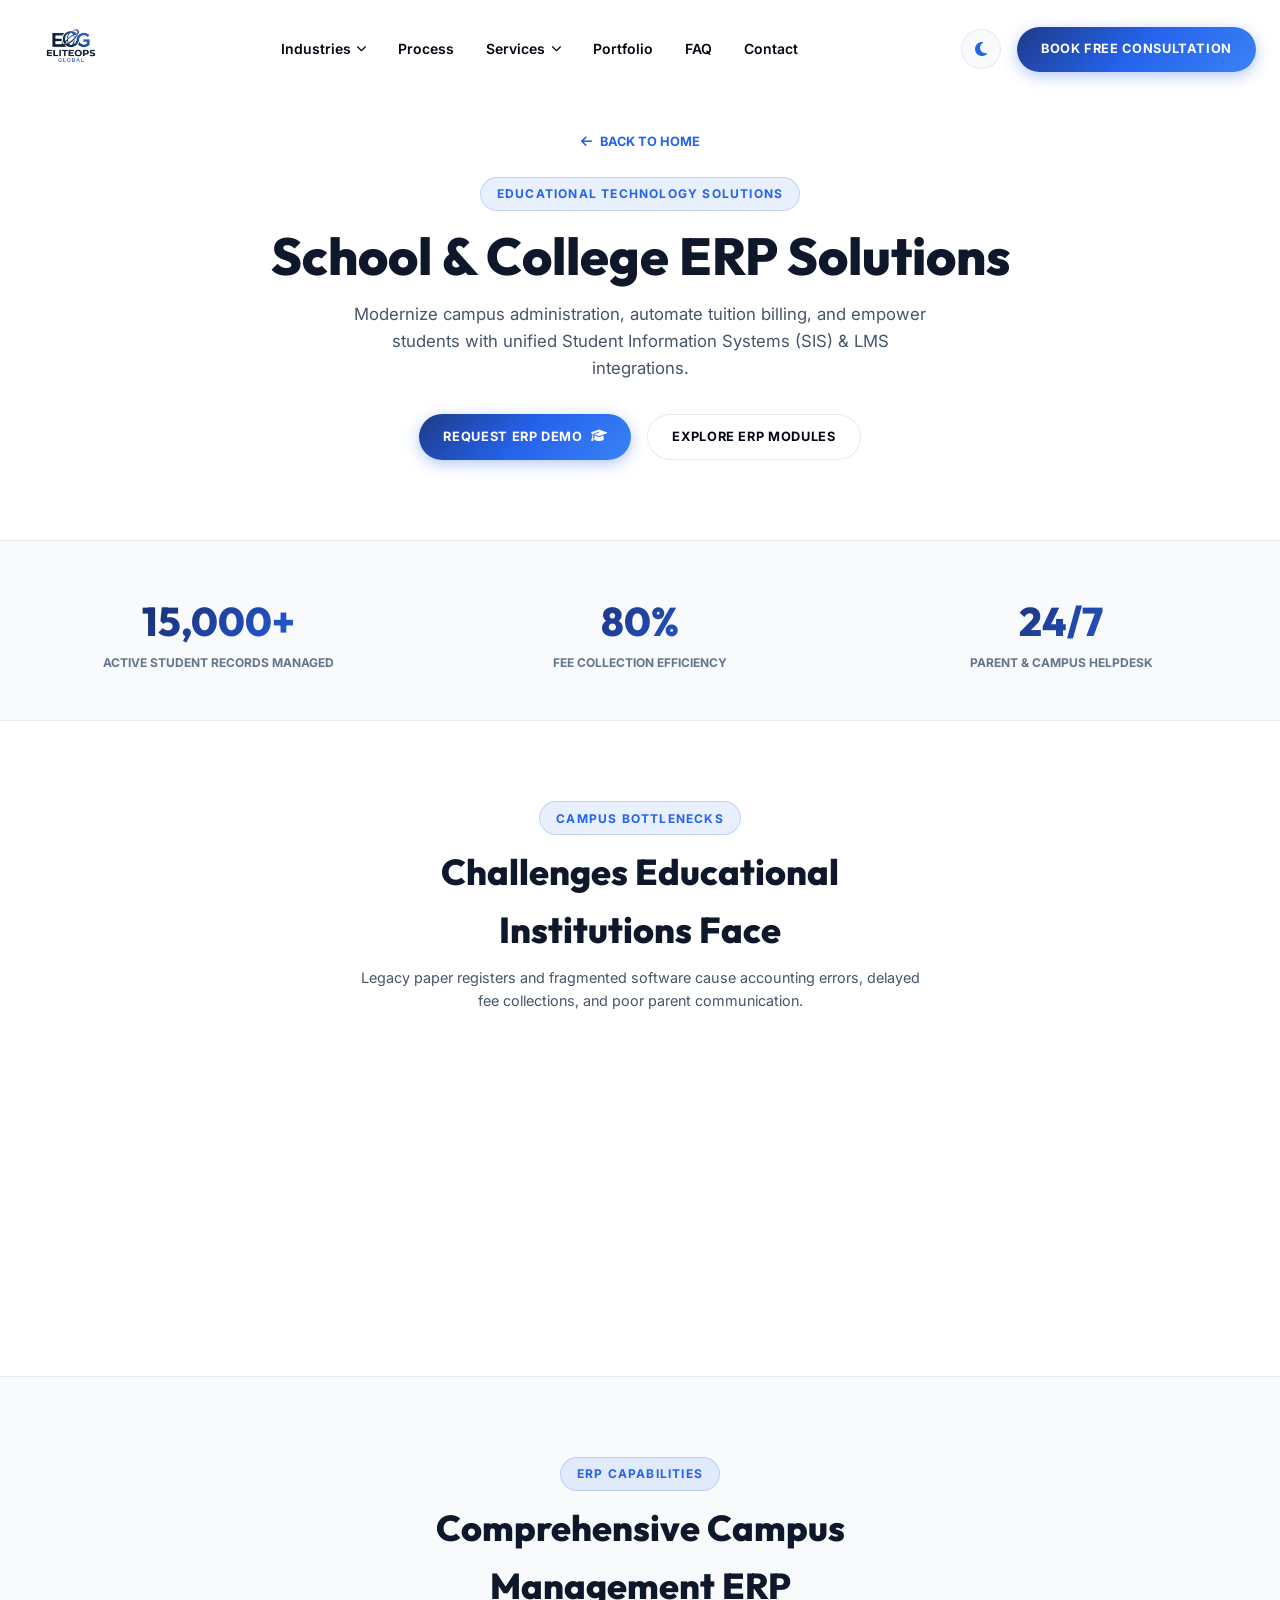
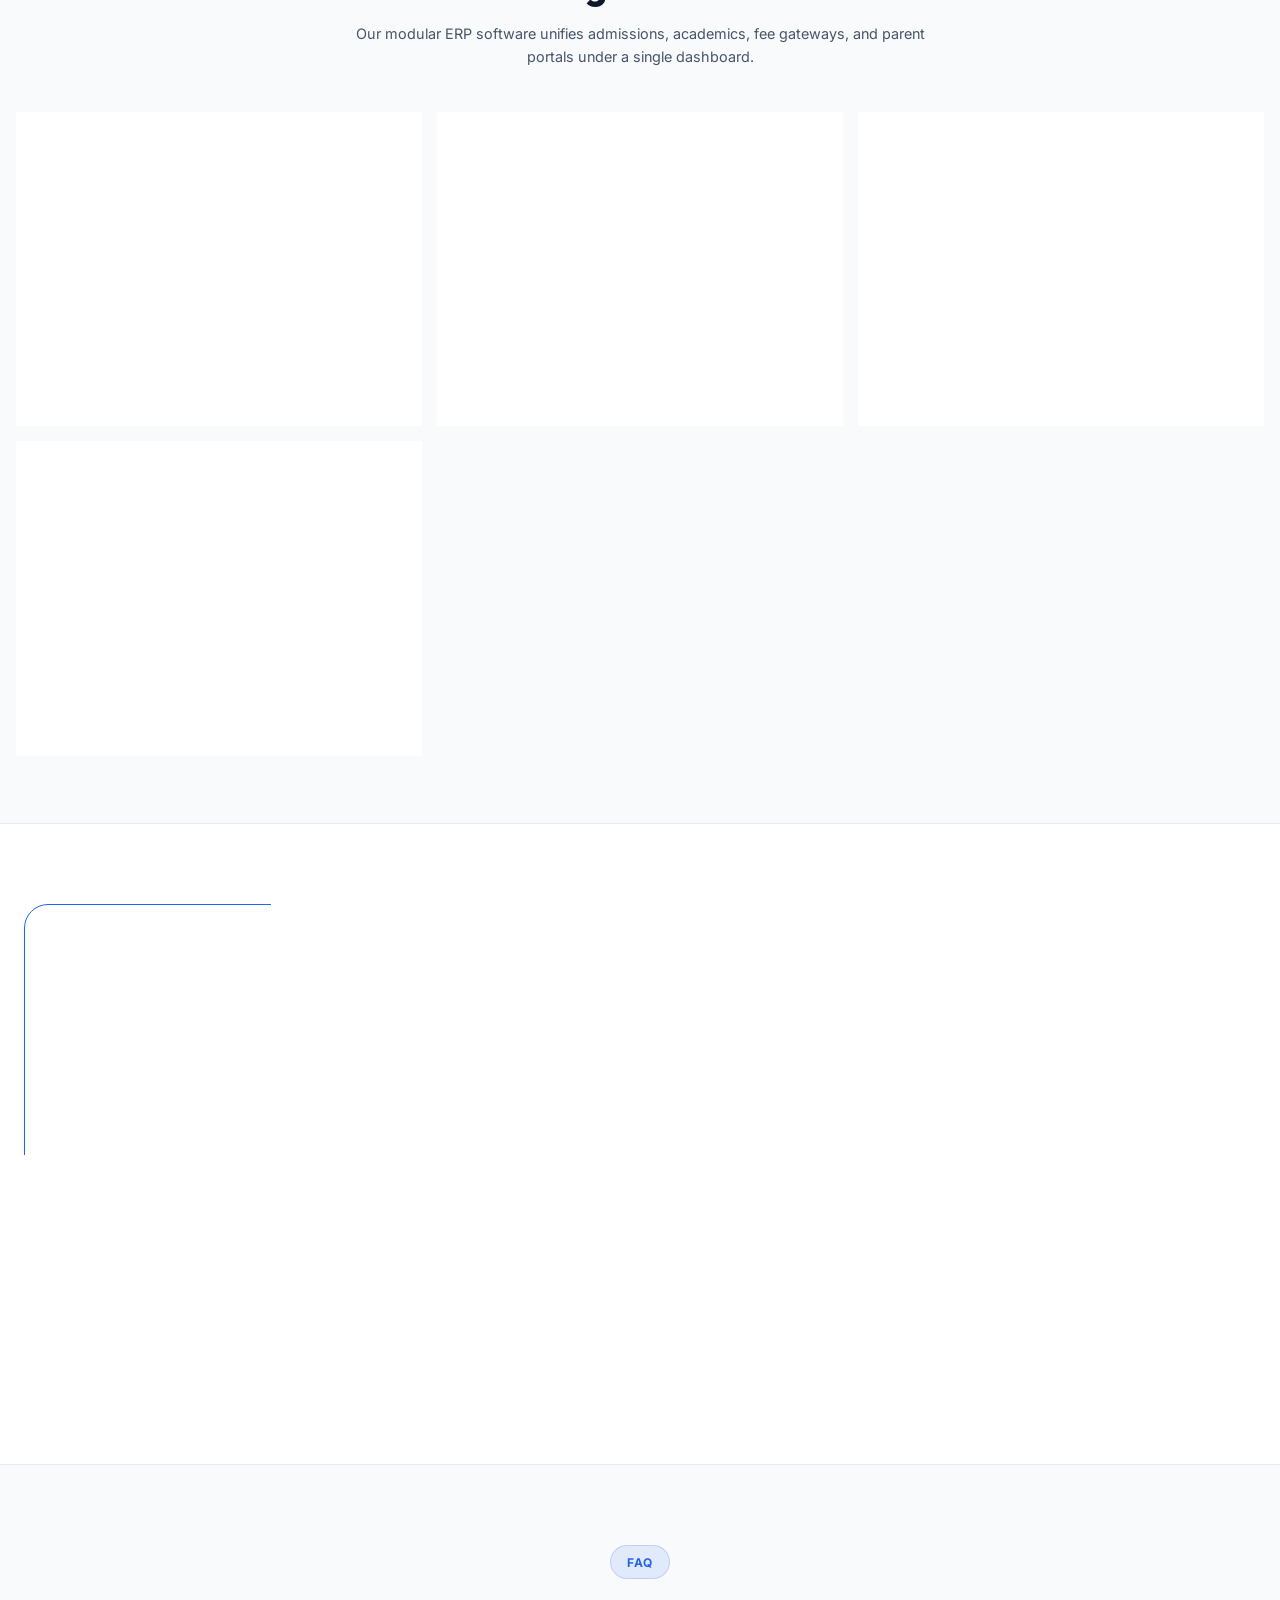
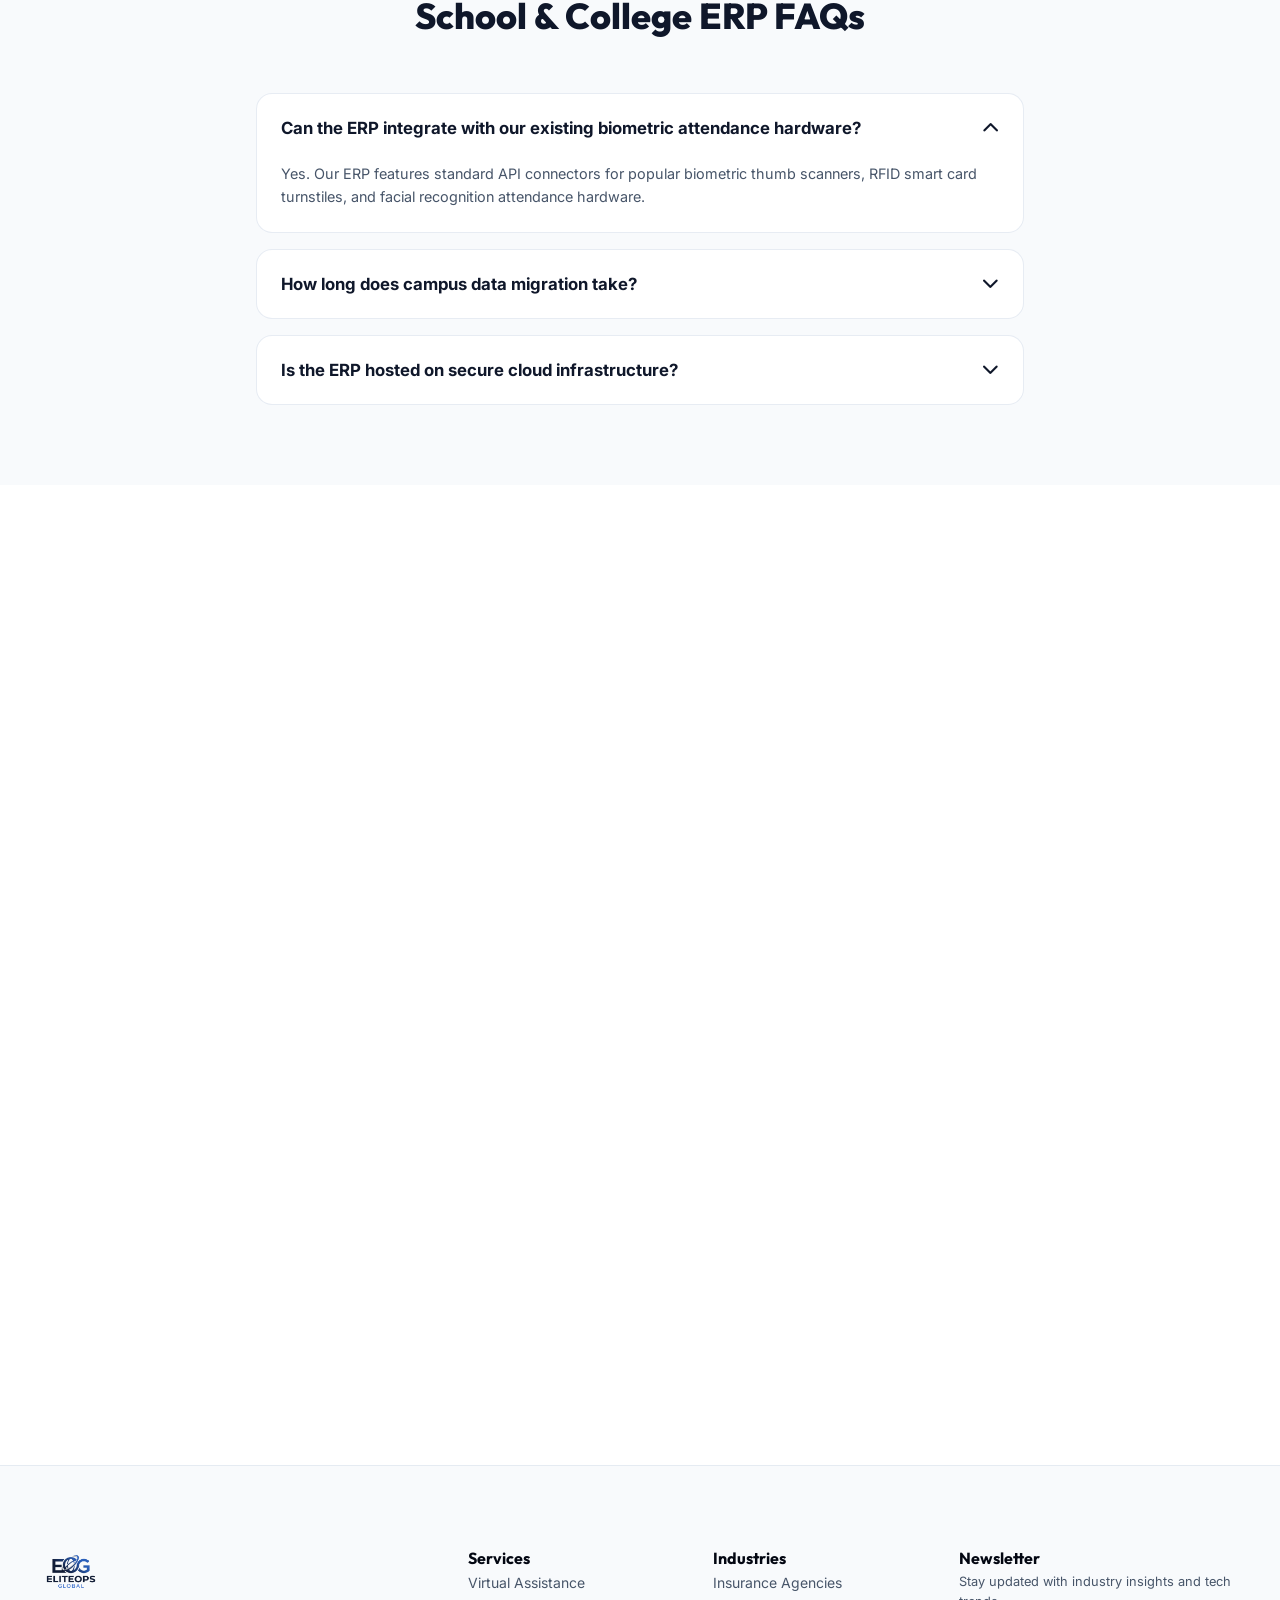
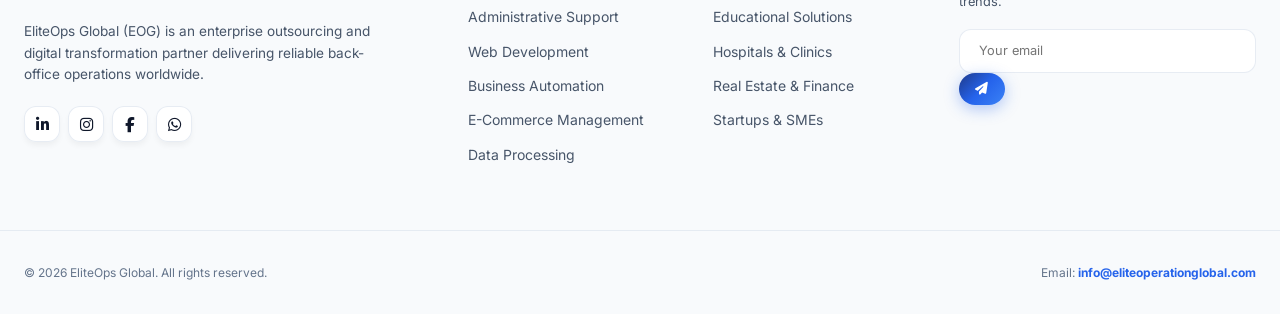
<file: industries/education.html>
<!DOCTYPE html>
<html lang="en">
<head>
  <meta charset="UTF-8">
  <meta name="viewport" content="width=device-width, initial-scale=1.0">
  <title>School & College ERP Solutions | EliteOps Global</title>
  <meta name="description" content="Next-Generation ERP, Student Information System & LMS Integration for academies, colleges, and universities.">
  <link rel="icon" href="../logo.png">

  <!-- Open Graph Metadata -->
  <meta property="og:type" content="website">
  <meta property="og:title" content="School & College ERP Solutions | EliteOps Global">
  <meta property="og:description" content="Comprehensive Student Portals, Fee Management Grids, LMS Modules, and Academic Result Dashboards.">
  <meta property="og:image" content="https://eliteog.vercel.app/logo.png">
  <meta property="og:url" content="https://eliteog.vercel.app/industries/education.html">

  <link rel="preconnect" href="https://fonts.googleapis.com">
  <link rel="preconnect" href="https://fonts.gstatic.com" crossorigin>
  <link href="https://fonts.googleapis.com/css2?family=Inter:wght@300;400;500;600;700;800&family=Outfit:wght@400;500;600;700;800;900&display=swap" rel="stylesheet">
  <link rel="stylesheet" href="https://cdnjs.cloudflare.com/ajax/libs/font-awesome/6.4.0/css/all.min.css">
  <link rel="stylesheet" href="../styles.css">
</head>
<body>

  <!-- TRAILING CUSTOM CURSOR -->
  <div class="custom-cursor"></div>
  <div class="custom-cursor-dot"></div>

  <!-- HEADER NAVBAR -->
  <header class="header scrolled">
    <div class="container nav-container">
      <a href="../index.html" class="logo-link">
        <img src="../logo.png" alt="EliteOps Global Logo">
      </a>

      <nav>
        <ul class="nav-links">
          <li class="nav-item">
            <a href="../index.html#industries" class="nav-link">Industries <i class="fa-solid fa-chevron-down" style="font-size: 0.65rem;"></i></a>
            <ul class="dropdown-menu">
              <li><a href="insurance.html" class="dropdown-link">Insurance Agencies</a></li>
              <li><a href="education.html" class="dropdown-link">Educational Institutions</a></li>
              <li><a href="healthcare.html" class="dropdown-link">Healthcare & Clinics</a></li>
              <li><a href="real-estate.html" class="dropdown-link">Real Estate & Finance</a></li>
              <li><a href="startups.html" class="dropdown-link">Startups & SMEs</a></li>
            </ul>
          </li>
          <li class="nav-item"><a href="../index.html#process" class="nav-link">Process</a></li>
          <li class="nav-item">
            <a href="../index.html#services" class="nav-link">Services <i class="fa-solid fa-chevron-down" style="font-size: 0.65rem;"></i></a>
            <ul class="dropdown-menu">
              <li><a href="../services/virtual-assistance.html" class="dropdown-link">Virtual Assistance</a></li>
              <li><a href="../services/administrative-support.html" class="dropdown-link">Administrative Support</a></li>
              <li><a href="../services/web-development.html" class="dropdown-link">Web Development</a></li>
              <li><a href="../services/business-automation.html" class="dropdown-link">Business Automation</a></li>
              <li><a href="../services/e-commerce-management.html" class="dropdown-link">E-Commerce Management</a></li>
              <li><a href="../services/data-processing.html" class="dropdown-link">Data Processing</a></li>
            </ul>
          </li>
          <li class="nav-item"><a href="../index.html#portfolio" class="nav-link">Portfolio</a></li>
          <li class="nav-item"><a href="../index.html#faq" class="nav-link">FAQ</a></li>
          <li class="nav-item"><a href="#contact" class="nav-link">Contact</a></li>
        </ul>
      </nav>

      <div class="nav-actions">
        <button class="btn-theme-toggle theme-toggle" aria-label="Toggle theme">
          <i class="fa-solid fa-moon"></i>
        </button>
        <a href="#contact" class="btn btn-primary btn-shine">Book Free Consultation</a>
        <button class="mobile-toggle" aria-label="Open Mobile Menu">
          <i class="fa-solid fa-bars"></i>
        </button>
      </div>
    </div>

    <!-- Mobile Drawer Menu -->
    <div class="mobile-drawer">
      <a href="../index.html#about" class="nav-link">About</a>
      <a href="../index.html#services" class="nav-link">Services</a>
      <a href="../index.html#industries" class="nav-link">Industries</a>
      <a href="../index.html#process" class="nav-link">Process</a>
      <a href="../index.html#portfolio" class="nav-link">Portfolio</a>
      <a href="../index.html#faq" class="nav-link">FAQ</a>
      <a href="../index.html#careers" class="nav-link">Careers</a>
      <a href="#contact" class="btn btn-primary btn-shine" style="width: 100%; text-align: center;">Book Free Consultation</a>
    </div>
  </header>

  <!-- HERO SECTION -->
  <section class="hero" style="min-height: 60vh; text-align: center; padding-top: 8rem;">
    <div class="container" style="max-width: 54rem;">
      <a href="../index.html" style="font-size: 0.8rem; font-weight: 700; color: var(--royal-500); text-transform: uppercase; display: inline-flex; align-items: center; gap: 0.5rem; margin-bottom: 1.5rem;">
        <i class="fa-solid fa-arrow-left"></i> Back to Home
      </a>
      <span class="badge" style="display: block; width: fit-content; margin: 0 auto 1rem;">Educational Technology Solutions</span>
      <h1 class="hero-title">School & College ERP Solutions</h1>
      <p class="hero-desc" style="margin: 0 auto 2rem;">
        Modernize campus administration, automate tuition billing, and empower students with unified Student Information Systems (SIS) & LMS integrations.
      </p>
      <div style="display: flex; gap: 1rem; justify-content: center; flex-wrap: wrap;">
        <a href="#contact" class="btn btn-primary btn-shine">Request ERP Demo <i class="fa-solid fa-graduation-cap"></i></a>
        <a href="#solutions" class="btn btn-secondary btn-shine">Explore ERP Modules</a>
      </div>
    </div>
  </section>

  <!-- METRICS BAR -->
  <section class="bg-alt border-t border-b" style="padding: 3rem 0; text-align: center;">
    <div class="container" style="display: grid; grid-template-columns: repeat(auto-fit, minmax(200px, 1fr)); gap: 2rem;">
      <div>
        <h3 class="text-gradient" style="font-size: 2.5rem; font-weight: 800;">15,000+</h3>
        <p style="font-size: 0.75rem; font-weight: 700; text-transform: uppercase; color: var(--text-muted);">Active Student Records Managed</p>
      </div>
      <div>
        <h3 class="text-gradient" style="font-size: 2.5rem; font-weight: 800;">80%</h3>
        <p style="font-size: 0.75rem; font-weight: 700; text-transform: uppercase; color: var(--text-muted);">Fee Collection Efficiency</p>
      </div>
      <div>
        <h3 class="text-gradient" style="font-size: 2.5rem; font-weight: 800;">24/7</h3>
        <p style="font-size: 0.75rem; font-weight: 700; text-transform: uppercase; color: var(--text-muted);">Parent & Campus Helpdesk</p>
      </div>
    </div>
  </section>

  <!-- PAIN POINTS / CHALLENGES WE SOLVE -->
  <section style="padding: 5rem 0;">
    <div class="container">
      <div style="text-align: center; max-width: 36rem; margin: 0 auto 3rem;">
        <span class="badge">Campus Bottlenecks</span>
        <h2 style="font-size: 2.25rem; font-weight: 800; color: var(--text-heading); margin-top: 0.5rem;">
          Challenges Educational Institutions Face
        </h2>
        <p style="color: var(--text-sub); font-size: 0.9rem; margin-top: 0.5rem;">
          Legacy paper registers and fragmented software cause accounting errors, delayed fee collections, and poor parent communication.
        </p>
      </div>

      <div style="display: grid; grid-template-columns: repeat(auto-fit, minmax(280px, 1fr)); gap: 2rem;">
        <div class="glass-card">
          <div class="service-icon" style="background: rgba(239, 68, 68, 0.1); color: #ef4444;">
            <i class="fa-solid fa-cash-register"></i>
          </div>
          <h3 style="font-size: 1.1rem; color: var(--text-heading); margin: 0.75rem 0 0.5rem;">Manual Fee Deficits</h3>
          <p style="font-size: 0.8rem; color: var(--text-sub);">Uncollected tuition dues and missing payment receipts paralyze campus budget planning and cash flows.</p>
        </div>

        <div class="glass-card">
          <div class="service-icon" style="background: rgba(245, 158, 11, 0.1); color: #f59e0b;">
            <i class="fa-solid fa-id-card-clip"></i>
          </div>
          <h3 style="font-size: 1.1rem; color: var(--text-heading); margin: 0.75rem 0 0.5rem;">Fragmented Student Records</h3>
          <p style="font-size: 0.8rem; color: var(--text-sub);">Scattered grade sheets, attendance logs, and transfer certificates lead to administrative errors during exams and graduations.</p>
        </div>

        <div class="glass-card">
          <div class="service-icon" style="background: rgba(59, 130, 246, 0.1); color: #3b82f6;">
            <i class="fa-solid fa-comments"></i>
          </div>
          <h3 style="font-size: 1.1rem; color: var(--text-heading); margin: 0.75rem 0 0.5rem;">Poor Parent Communication</h3>
          <p style="font-size: 0.8rem; color: var(--text-sub);">Lack of real-time SMS/email push alerts leaves parents unaware of attendance lapses, exam schedules, and circulars.</p>
        </div>
      </div>
    </div>
  </section>

  <!-- DEEP-DIVE SOLUTIONS MODULES -->
  <section id="solutions" class="bg-alt border-t border-b" style="padding: 5rem 0;">
    <div class="container">
      <div style="text-align: center; max-width: 36rem; margin: 0 auto 3rem;">
        <span class="badge">ERP Capabilities</span>
        <h2 style="font-size: 2.25rem; font-weight: 800; color: var(--text-heading); margin-top: 0.5rem;">
          Comprehensive Campus Management ERP
        </h2>
        <p style="color: var(--text-sub); font-size: 0.9rem; margin-top: 0.5rem;">
          Our modular ERP software unifies admissions, academics, fee gateways, and parent portals under a single dashboard.
        </p>
      </div>

      <div style="display: grid; grid-template-columns: repeat(auto-fit, minmax(300px, 1fr)); gap: 2rem;">
        <div class="glass-card">
          <div class="service-icon"><i class="fa-solid fa-users-viewfinder"></i></div>
          <h3 style="font-size: 1.15rem; color: var(--text-heading); margin-bottom: 0.5rem;">Student Information System (SIS)</h3>
          <p style="font-size: 0.8rem; color: var(--text-sub); margin-bottom: 1rem;">Complete digital lifecycle tracking from online admission forms and ID generation to class allocation and alumni archiving.</p>
          <ul style="list-style: none; font-size: 0.75rem; color: var(--text-muted); display: flex; flex-direction: column; gap: 0.4rem;">
            <li><i class="fa-solid fa-check" style="color: #10b981;"></i> Digital Admission Portals</li>
            <li><i class="fa-solid fa-check" style="color: #10b981;"></i> Automated Transfer Certificates (TC)</li>
          </ul>
        </div>

        <div class="glass-card">
          <div class="service-icon"><i class="fa-solid fa-credit-card"></i></div>
          <h3 style="font-size: 1.15rem; color: var(--text-heading); margin-bottom: 0.5rem;">Automated Fee & Accounting Grid</h3>
          <p style="font-size: 0.8rem; color: var(--text-sub); margin-bottom: 1rem;">Online payment gateway sync (Stripe, Razorpay), automated SMS fee reminders, concession tracking, and instant digital receipts.</p>
          <ul style="list-style: none; font-size: 0.75rem; color: var(--text-muted); display: flex; flex-direction: column; gap: 0.4rem;">
            <li><i class="fa-solid fa-check" style="color: #10b981;"></i> Auto Dues Reminder Alerts</li>
            <li><i class="fa-solid fa-check" style="color: #10b981;"></i> Detailed Audit Financial Reports</li>
          </ul>
        </div>

        <div class="glass-card">
          <div class="service-icon"><i class="fa-solid fa-book-open-reader"></i></div>
          <h3 style="font-size: 1.15rem; color: var(--text-heading); margin-bottom: 0.5rem;">LMS & Exam Result Engine</h3>
          <p style="font-size: 0.8rem; color: var(--text-sub); margin-bottom: 1rem;">Online homework submission modules, digital exam schedule creation, automated grade card calculations, and report card generation.</p>
          <ul style="list-style: none; font-size: 0.75rem; color: var(--text-muted); display: flex; flex-direction: column; gap: 0.4rem;">
            <li><i class="fa-solid fa-check" style="color: #10b981;"></i> Canvas & Moodle LMS Integration</li>
            <li><i class="fa-solid fa-check" style="color: #10b981;"></i> One-Click GPA & Percentage Cards</li>
          </ul>
        </div>

        <div class="glass-card">
          <div class="service-icon"><i class="fa-solid fa-mobile-screen-button"></i></div>
          <h3 style="font-size: 1.15rem; color: var(--text-heading); margin-bottom: 0.5rem;">Parent & Student Portal Apps</h3>
          <p style="font-size: 0.8rem; color: var(--text-sub); margin-bottom: 1rem;">Mobile-responsive web portals providing parents real-time visibility into attendance percentages, homework status, and teacher announcements.</p>
          <ul style="list-style: none; font-size: 0.75rem; color: var(--text-muted); display: flex; flex-direction: column; gap: 0.4rem;">
            <li><i class="fa-solid fa-check" style="color: #10b981;"></i> Instant Biometric Attendance Sync</li>
            <li><i class="fa-solid fa-check" style="color: #10b981;"></i> Direct Teacher Messaging Channel</li>
          </ul>
        </div>
      </div>
    </div>
  </section>

  <!-- CASE STUDY PROOF POINT -->
  <section style="padding: 5rem 0;">
    <div class="container">
      <div class="glass-card" style="padding: 3rem; border-color: var(--royal-500); text-align: center;">
        <span class="badge" style="margin-bottom: 1rem;">Academic Partner Proof</span>
        <h2 style="font-size: 2rem; font-weight: 800; color: var(--text-heading); margin-bottom: 1rem;">
          St. Jude Academy ERP Transformation
        </h2>
        <p style="color: var(--text-sub); font-size: 0.95rem; max-width: 40rem; margin: 0 auto 2rem;">
          St. Jude Academy deployed EOG's School ERP system across 3 campuses, digitizing 15,000+ student profiles and eliminating $120,000 in uncollected fee deficits within 6 months.
        </p>
        <div style="display: flex; gap: 3rem; justify-content: center; flex-wrap: wrap; margin-bottom: 2rem;">
          <div>
            <h3 class="text-gradient" style="font-size: 2.5rem; font-weight: 800;">15,000+</h3>
            <p style="font-size: 0.75rem; color: var(--text-muted); font-weight: 700;">Students Enrolled</p>
          </div>
          <div>
            <h3 class="text-gradient" style="font-size: 2.5rem; font-weight: 800;">100%</h3>
            <p style="font-size: 0.75rem; color: var(--text-muted); font-weight: 700;">Paperless Fee Receipts</p>
          </div>
        </div>
        <a href="#contact" class="btn btn-primary btn-shine">Request Demo For Your Campus</a>
      </div>
    </div>
  </section>

  <!-- FAQ SECTION -->
  <section class="bg-alt border-t" style="padding: 5rem 0;">
    <div class="container">
      <div style="text-align: center; max-width: 36rem; margin: 0 auto 3rem;">
        <span class="badge">FAQ</span>
        <h2 style="font-size: 2.25rem; font-weight: 800; color: var(--text-heading); margin-top: 0.5rem;">
          School & College ERP FAQs
        </h2>
      </div>

      <div class="faq-list" style="max-width: 48rem; margin: 0 auto;">
        <div class="faq-item active">
          <button class="faq-question">
            Can the ERP integrate with our existing biometric attendance hardware?
            <i class="fa-solid fa-chevron-down faq-icon"></i>
          </button>
          <div class="faq-answer">
            Yes. Our ERP features standard API connectors for popular biometric thumb scanners, RFID smart card turnstiles, and facial recognition attendance hardware.
          </div>
        </div>

        <div class="faq-item">
          <button class="faq-question">
            How long does campus data migration take?
            <i class="fa-solid fa-chevron-down faq-icon"></i>
          </button>
          <div class="faq-answer">
            We provide full data onboarding support. We migrate Excel registers, historical grade sheets, and student databases into the ERP within 7 to 14 business days.
          </div>
        </div>

        <div class="faq-item">
          <button class="faq-question">
            Is the ERP hosted on secure cloud infrastructure?
            <i class="fa-solid fa-chevron-down faq-icon"></i>
          </button>
          <div class="faq-answer">
            Yes. All student databases and financial records are encrypted with SSL and stored on secure cloud servers with daily automated backups.
          </div>
        </div>
      </div>
    </div>
  </section>

  <!-- IN-PAGE EMBEDDED CONSULTATION FORM -->
  <section id="contact" style="padding: 5rem 0;">
    <div class="container" style="max-width: 50rem;">
      <div class="glass-card" style="padding: 3rem;">
        <div style="text-align: center; margin-bottom: 2rem;">
          <span class="badge">Book ERP Consultation</span>
          <h2 style="font-size: 2rem; font-weight: 800; color: var(--text-heading); margin-top: 0.5rem;">
            Request a Live ERP Demo for Your Institution
          </h2>
          <p style="color: var(--text-sub); font-size: 0.85rem; margin-top: 0.5rem;">
            Schedule a personalized walk-through of our Student Information System, Fee Grid, and Parent Apps with an EOG specialist.
          </p>
        </div>

        <form id="contact-form" action="https://formsubmit.co/info@eliteoperationglobal.com" method="POST">
          <input type="hidden" name="_subject" value="New School ERP Demo Inquiry - EliteOps Global">
          <input type="hidden" name="_captcha" value="false">
          <input type="hidden" name="_template" value="table">
          <input type="text" name="_honey" style="display:none">

          <div class="form-grid">
            <div class="form-group">
              <label>Your Full Name *</label>
              <input type="text" name="name" required placeholder="Dr. Robert Vance">
            </div>
            <div class="form-group">
              <label>Institution / School Name *</label>
              <input type="text" name="company" required placeholder="St. Jude International Academy">
            </div>
            <div class="form-group">
              <label>Phone Number *</label>
              <input type="text" name="phone" required placeholder="+1 (555) 000-0000">
            </div>
            <div class="form-group">
              <label>Official Email Address *</label>
              <input type="email" name="email" required placeholder="principal@stjude.edu">
            </div>
            <div class="form-group full">
              <label>Target ERP Module Focus</label>
              <select name="service">
                <option value="School ERP - Full Campus Suite" selected>Full Campus ERP Suite (SIS, Fees, LMS, Parent App)</option>
                <option value="School ERP - Fee Management Grid">Fee Collection & Online Payment Gateway Grid</option>
                <option value="School ERP - SIS Student Records">Student Information System & Admissions Portal</option>
                <option value="School ERP - LMS & Result Dashboards">LMS Module & Grade Card Generator</option>
              </select>
            </div>
            <div class="form-group full">
              <label>Tell Us About Your Student Count & Current System *</label>
              <textarea name="message" rows="4" required placeholder="Mention student strength (e.g. 1,500 students), current software, and specific requirements..."></textarea>
            </div>
            <div class="form-group full" style="margin-top: 0.5rem;">
              <button type="submit" class="btn btn-primary btn-shine" style="width: 100%;">Request Live Campus Demo <i class="fa-solid fa-paper-plane"></i></button>
            </div>
          </div>
          <div class="form-msg" style="margin-top: 1rem; display: none; font-size: 0.85rem; padding: 0.75rem; border-radius: 0.5rem; text-align: center;"></div>
        </form>
      </div>
    </div>
  </section>

  <!-- FOOTER -->
  <footer class="footer">
    <div class="container footer-grid">
      <div>
        <a href="../index.html" class="logo-link">
          <img src="../logo.png" alt="EliteOps Global Logo">
        </a>
        <p style="font-size: 0.85rem; color: var(--text-sub); margin-top: 1rem; max-width: 22rem;">
          EliteOps Global (EOG) is an enterprise outsourcing and digital transformation partner delivering reliable back-office operations worldwide.
        </p>
        <div style="display: flex; gap: 0.5rem; margin-top: 1.25rem;">
          <a href="https://www.linkedin.com/in/eliteops-global-aa10a8422/" target="_blank" rel="noopener noreferrer" class="social-icon-btn" aria-label="LinkedIn" style="width: 2.25rem; height: 2.25rem; font-size: 0.95rem;">
            <i class="fa-brands fa-linkedin-in"></i>
          </a>
          <a href="https://www.instagram.com/elite_opsglobal/" target="_blank" rel="noopener noreferrer" class="social-icon-btn" aria-label="Instagram" style="width: 2.25rem; height: 2.25rem; font-size: 0.95rem;">
            <i class="fa-brands fa-instagram"></i>
          </a>
          <a href="https://facebook.com" target="_blank" rel="noopener noreferrer" class="social-icon-btn" aria-label="Facebook" style="width: 2.25rem; height: 2.25rem; font-size: 0.95rem;">
            <i class="fa-brands fa-facebook-f"></i>
          </a>
          <a href="https://wa.me/" target="_blank" rel="noopener noreferrer" class="social-icon-btn" aria-label="WhatsApp" style="width: 2.25rem; height: 2.25rem; font-size: 0.95rem;">
            <i class="fa-brands fa-whatsapp"></i>
          </a>
        </div>
      </div>

      <div>
        <h4>Services</h4>
        <ul class="footer-links">
          <li><a href="../services/virtual-assistance.html">Virtual Assistance</a></li>
          <li><a href="../services/administrative-support.html">Administrative Support</a></li>
          <li><a href="../services/web-development.html">Web Development</a></li>
          <li><a href="../services/business-automation.html">Business Automation</a></li>
          <li><a href="../services/e-commerce-management.html">E-Commerce Management</a></li>
          <li><a href="../services/data-processing.html">Data Processing</a></li>
        </ul>
      </div>

      <div>
        <h4>Industries</h4>
        <ul class="footer-links">
          <li><a href="insurance.html">Insurance Agencies</a></li>
          <li><a href="education.html">Educational Solutions</a></li>
          <li><a href="healthcare.html">Hospitals & Clinics</a></li>
          <li><a href="real-estate.html">Real Estate & Finance</a></li>
          <li><a href="startups.html">Startups & SMEs</a></li>
        </ul>
      </div>

      <div>
        <h4>Newsletter</h4>
        <p style="font-size: 0.8rem; color: var(--text-sub); margin-bottom: 1rem;">Stay updated with industry insights and tech trends.</p>
        <form id="newsletter-form" action="https://formsubmit.co/info@eliteoperationglobal.com" method="POST">
          <input type="hidden" name="_subject" value="New Newsletter Subscription - EliteOps Global">
          <input type="hidden" name="_captcha" value="false">
          <input type="hidden" name="_template" value="table">
          <input type="text" name="_honey" style="display:none">
          <input type="email" name="email" required placeholder="Your email" style="font-size: 0.8rem;">
          <button type="submit" class="btn btn-primary btn-shine" style="padding: 0.6rem 1rem;"><i class="fa-solid fa-paper-plane"></i></button>
        </form>
        <div class="form-msg" style="margin-top: 0.5rem; display: none; font-size: 0.75rem;"></div>
      </div>
    </div>

    <div class="container border-t" style="padding-top: 2rem; display: flex; justify-content: space-between; font-size: 0.75rem; color: var(--text-muted); flex-wrap: wrap; gap: 1rem;">
      <p>&copy; 2026 EliteOps Global. All rights reserved.</p>
      <div>Email: <a href="mailto:info@eliteoperationglobal.com" style="color: var(--royal-500); font-weight: 700;">info@eliteoperationglobal.com</a></div>
    </div>
  </footer>

  <script src="../script.js"></script>
</body>
</html>
</file>
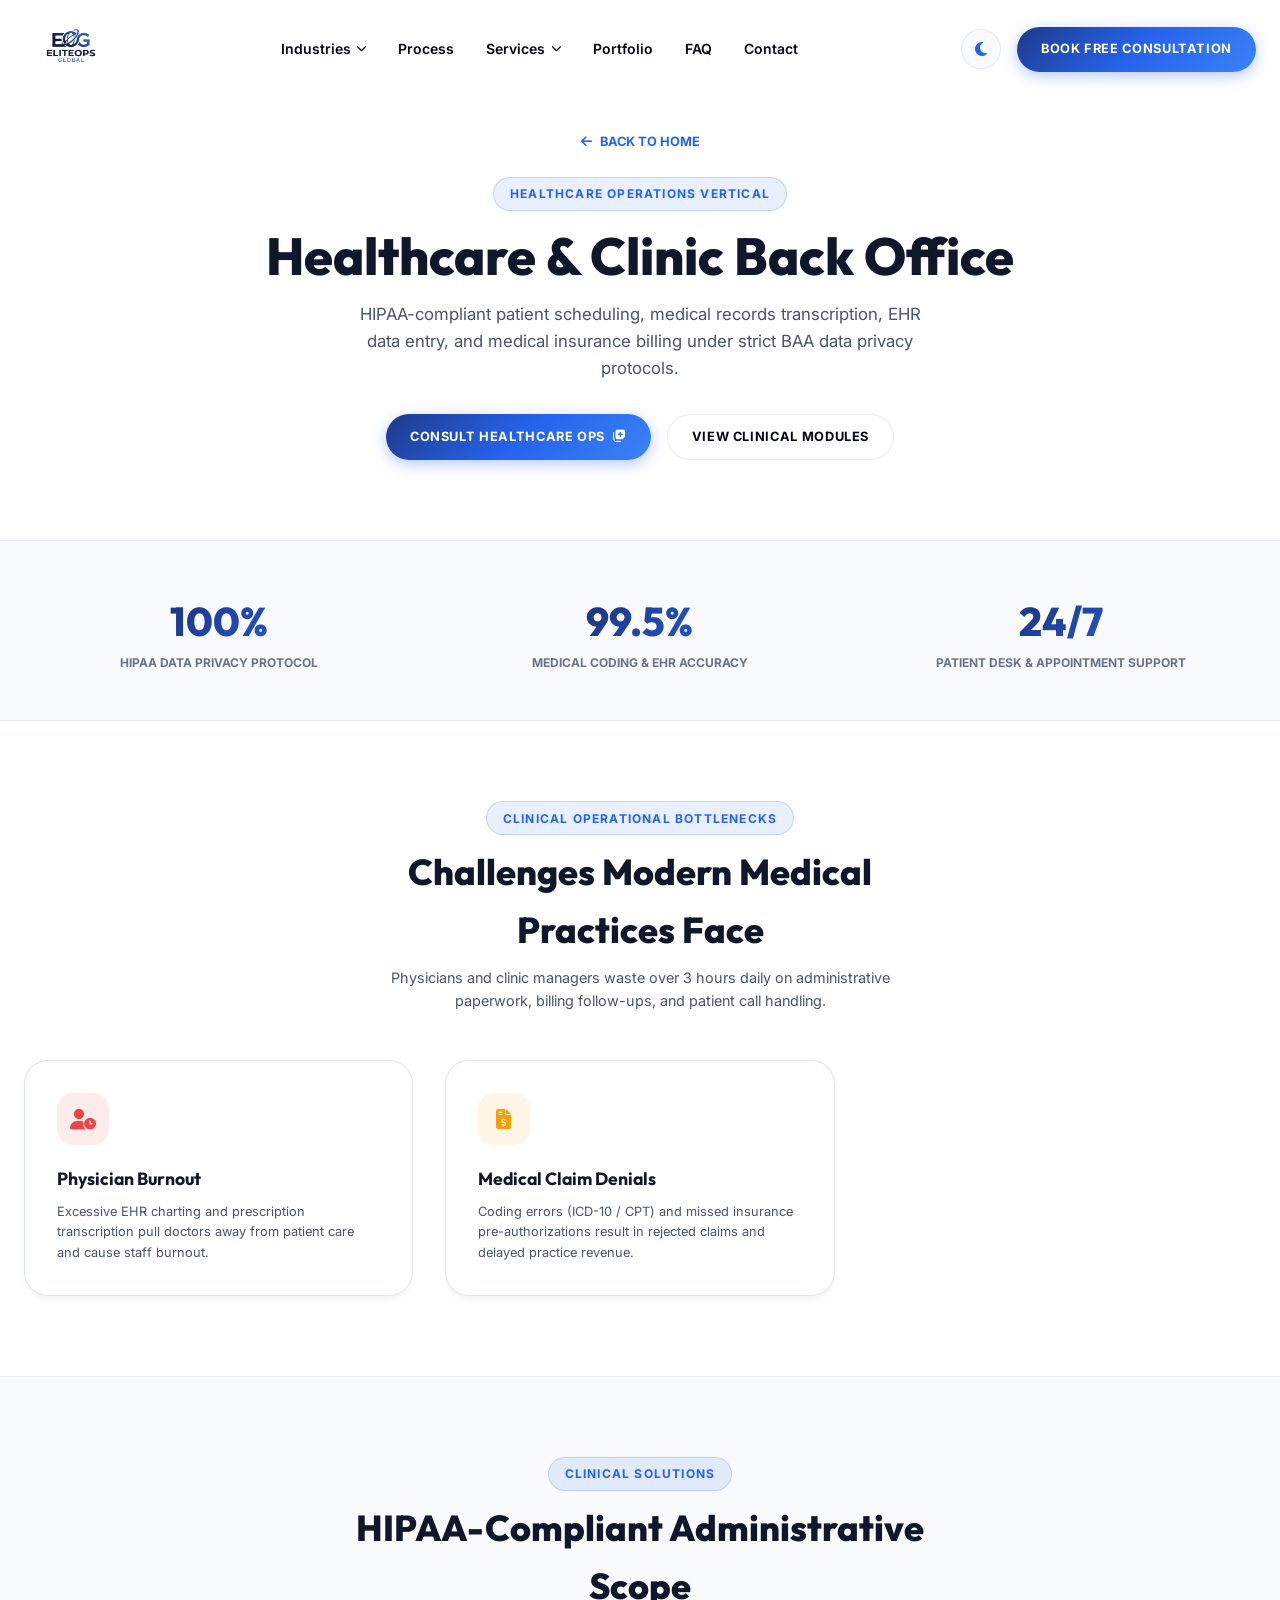
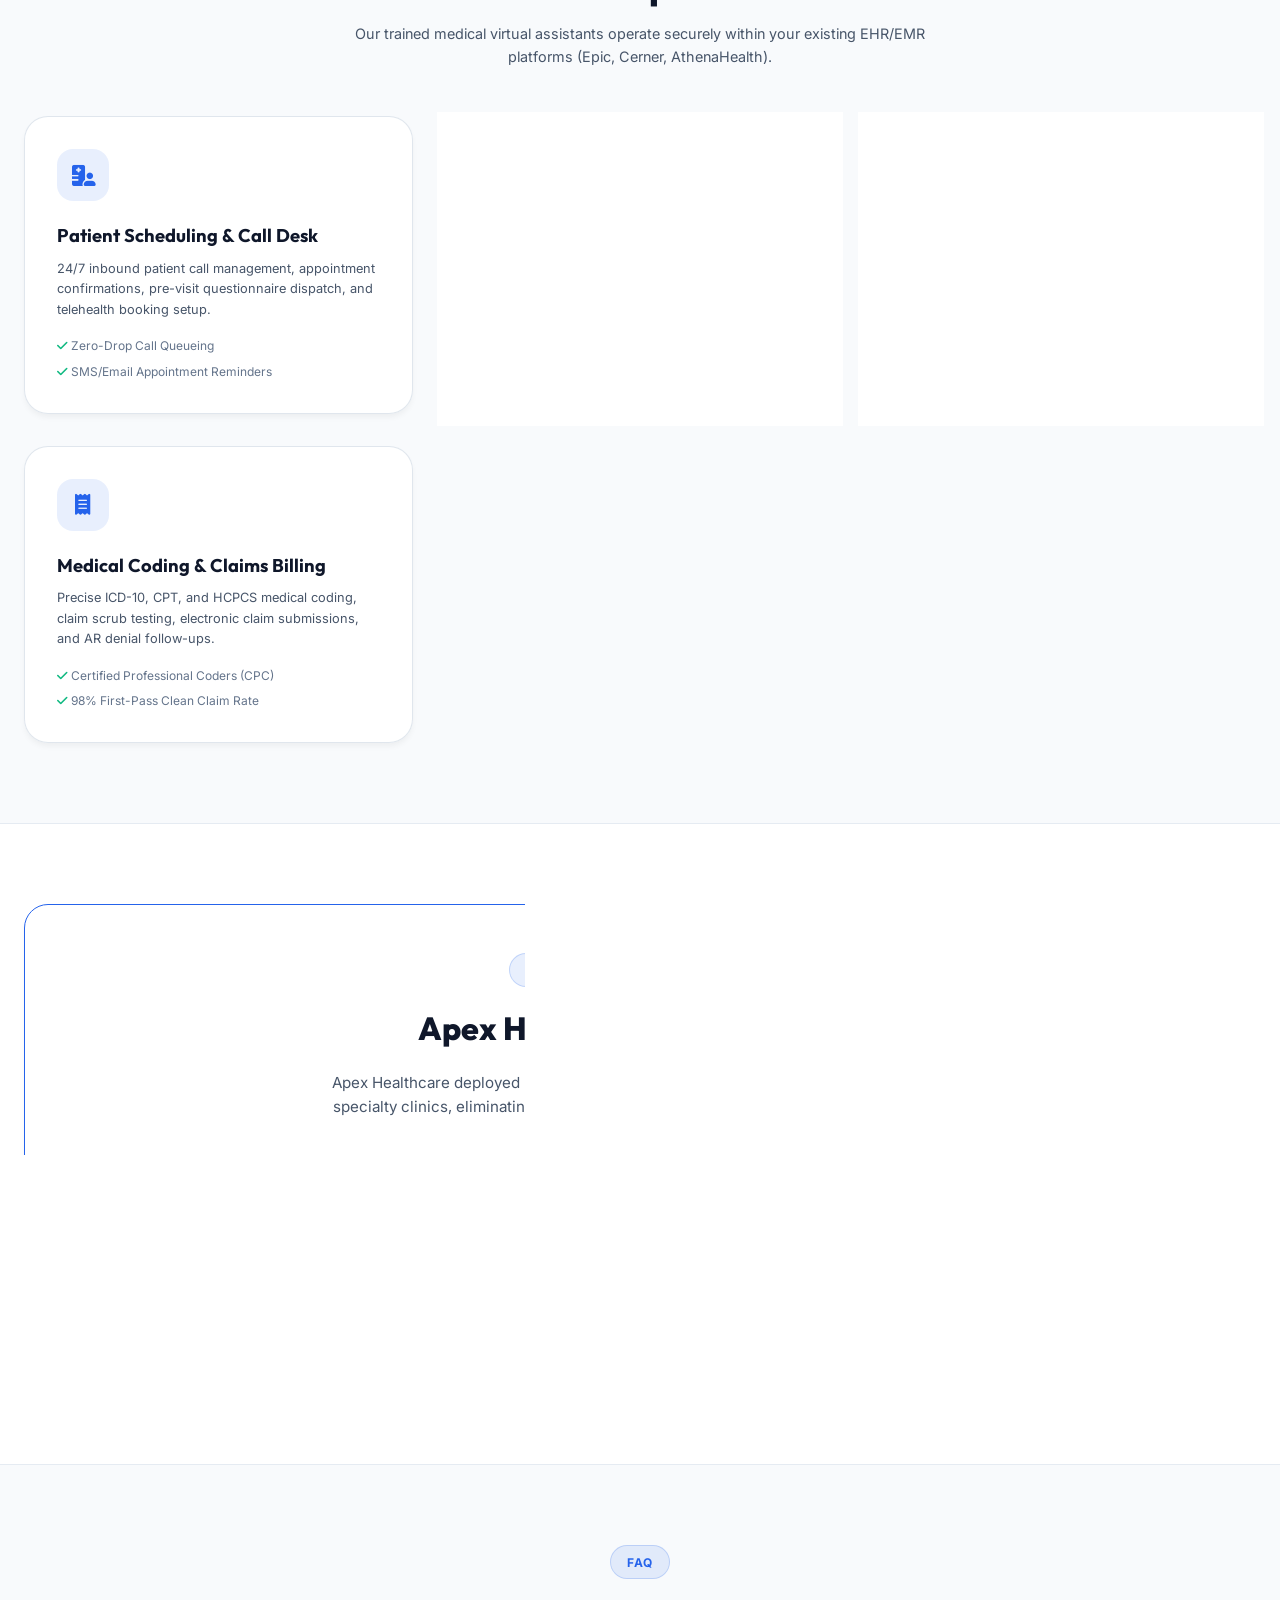
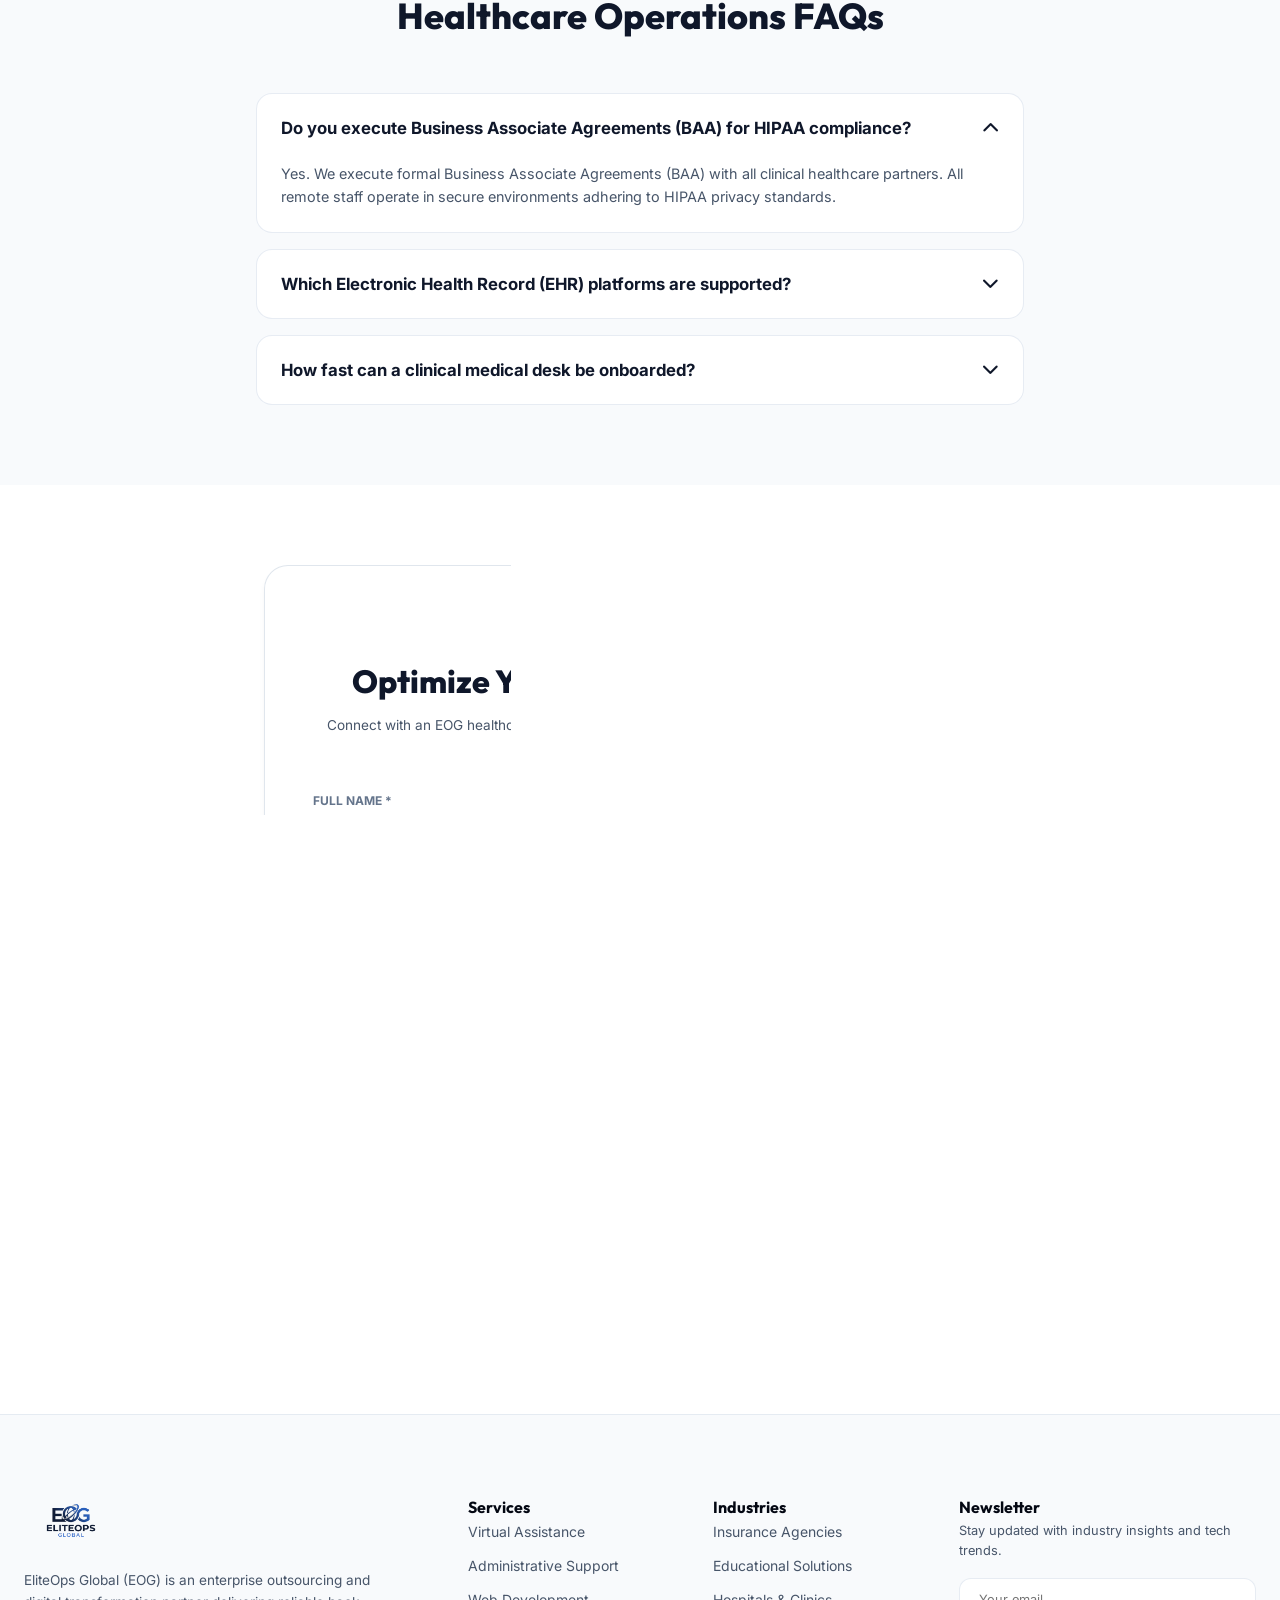
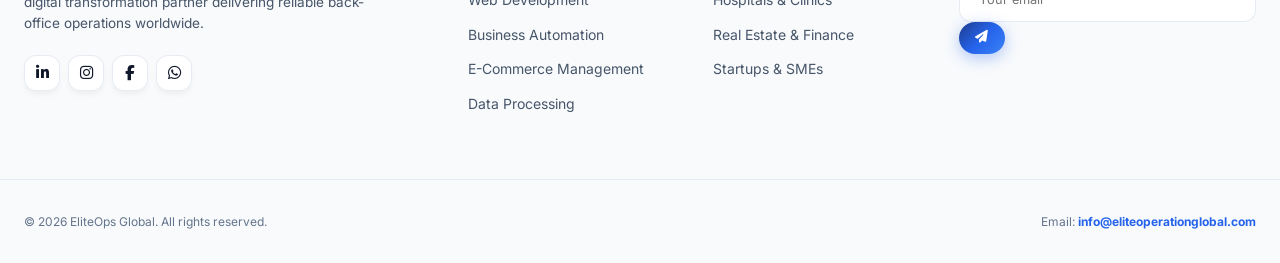
<file: industries/healthcare.html>
<!DOCTYPE html>
<html lang="en">
<head>
  <meta charset="UTF-8">
  <meta name="viewport" content="width=device-width, initial-scale=1.0">
  <title>Healthcare & Clinic Back Office | EliteOps Global</title>
  <meta name="description" content="HIPAA-compliant administrative support, medical records data entry, EHR systems, and clinical appointment management.">
  <link rel="icon" href="../logo.png">

  <!-- Open Graph Metadata -->
  <meta property="og:type" content="website">
  <meta property="og:title" content="Healthcare & Clinic Back Office | EliteOps Global">
  <meta property="og:description" content="HIPAA-compliant medical coding, EHR data entry, patient intake scheduling, and billing back-office operations.">
  <meta property="og:image" content="https://eliteog.vercel.app/logo.png">
  <meta property="og:url" content="https://eliteog.vercel.app/industries/healthcare.html">

  <link rel="preconnect" href="https://fonts.googleapis.com">
  <link rel="preconnect" href="https://fonts.gstatic.com" crossorigin>
  <link href="https://fonts.googleapis.com/css2?family=Inter:wght@300;400;500;600;700;800&family=Outfit:wght@400;500;600;700;800;900&display=swap" rel="stylesheet">
  <link rel="stylesheet" href="https://cdnjs.cloudflare.com/ajax/libs/font-awesome/6.4.0/css/all.min.css">
  <link rel="stylesheet" href="../styles.css">
</head>
<body>

  <!-- TRAILING CUSTOM CURSOR -->
  <div class="custom-cursor"></div>
  <div class="custom-cursor-dot"></div>

  <!-- HEADER NAVBAR -->
  <header class="header scrolled">
    <div class="container nav-container">
      <a href="../index.html" class="logo-link">
        <img src="../logo.png" alt="EliteOps Global Logo">
      </a>

      <nav>
        <ul class="nav-links">
          <li class="nav-item">
            <a href="../index.html#industries" class="nav-link">Industries <i class="fa-solid fa-chevron-down" style="font-size: 0.65rem;"></i></a>
            <ul class="dropdown-menu">
              <li><a href="insurance.html" class="dropdown-link">Insurance Agencies</a></li>
              <li><a href="education.html" class="dropdown-link">Educational Institutions</a></li>
              <li><a href="healthcare.html" class="dropdown-link">Healthcare & Clinics</a></li>
              <li><a href="real-estate.html" class="dropdown-link">Real Estate & Finance</a></li>
              <li><a href="startups.html" class="dropdown-link">Startups & SMEs</a></li>
            </ul>
          </li>
          <li class="nav-item"><a href="../index.html#process" class="nav-link">Process</a></li>
          <li class="nav-item">
            <a href="../index.html#services" class="nav-link">Services <i class="fa-solid fa-chevron-down" style="font-size: 0.65rem;"></i></a>
            <ul class="dropdown-menu">
              <li><a href="../services/virtual-assistance.html" class="dropdown-link">Virtual Assistance</a></li>
              <li><a href="../services/administrative-support.html" class="dropdown-link">Administrative Support</a></li>
              <li><a href="../services/web-development.html" class="dropdown-link">Web Development</a></li>
              <li><a href="../services/business-automation.html" class="dropdown-link">Business Automation</a></li>
              <li><a href="../services/e-commerce-management.html" class="dropdown-link">E-Commerce Management</a></li>
              <li><a href="../services/data-processing.html" class="dropdown-link">Data Processing</a></li>
            </ul>
          </li>
          <li class="nav-item"><a href="../index.html#portfolio" class="nav-link">Portfolio</a></li>
          <li class="nav-item"><a href="../index.html#faq" class="nav-link">FAQ</a></li>
          <li class="nav-item"><a href="#contact" class="nav-link">Contact</a></li>
        </ul>
      </nav>

      <div class="nav-actions">
        <button class="btn-theme-toggle theme-toggle" aria-label="Toggle theme">
          <i class="fa-solid fa-moon"></i>
        </button>
        <a href="#contact" class="btn btn-primary btn-shine">Book Free Consultation</a>
        <button class="mobile-toggle" aria-label="Open Mobile Menu">
          <i class="fa-solid fa-bars"></i>
        </button>
      </div>
    </div>

    <!-- Mobile Drawer Menu -->
    <div class="mobile-drawer">
      <a href="../index.html#about" class="nav-link">About</a>
      <a href="../index.html#services" class="nav-link">Services</a>
      <a href="../index.html#industries" class="nav-link">Industries</a>
      <a href="../index.html#process" class="nav-link">Process</a>
      <a href="../index.html#portfolio" class="nav-link">Portfolio</a>
      <a href="../index.html#faq" class="nav-link">FAQ</a>
      <a href="../index.html#careers" class="nav-link">Careers</a>
      <a href="#contact" class="btn btn-primary btn-shine" style="width: 100%; text-align: center;">Book Free Consultation</a>
    </div>
  </header>

  <!-- HERO SECTION -->
  <section class="hero" style="min-height: 60vh; text-align: center; padding-top: 8rem;">
    <div class="container" style="max-width: 54rem;">
      <a href="../index.html" style="font-size: 0.8rem; font-weight: 700; color: var(--royal-500); text-transform: uppercase; display: inline-flex; align-items: center; gap: 0.5rem; margin-bottom: 1.5rem;">
        <i class="fa-solid fa-arrow-left"></i> Back to Home
      </a>
      <span class="badge" style="display: block; width: fit-content; margin: 0 auto 1rem;">Healthcare Operations Vertical</span>
      <h1 class="hero-title">Healthcare & Clinic Back Office</h1>
      <p class="hero-desc" style="margin: 0 auto 2rem;">
        HIPAA-compliant patient scheduling, medical records transcription, EHR data entry, and medical insurance billing under strict BAA data privacy protocols.
      </p>
      <div style="display: flex; gap: 1rem; justify-content: center; flex-wrap: wrap;">
        <a href="#contact" class="btn btn-primary btn-shine">Consult Healthcare Ops <i class="fa-solid fa-notes-medical"></i></a>
        <a href="#solutions" class="btn btn-secondary btn-shine">View Clinical Modules</a>
      </div>
    </div>
  </section>

  <!-- METRICS BAR -->
  <section class="bg-alt border-t border-b" style="padding: 3rem 0; text-align: center;">
    <div class="container" style="display: grid; grid-template-columns: repeat(auto-fit, minmax(200px, 1fr)); gap: 2rem;">
      <div>
        <h3 class="text-gradient" style="font-size: 2.5rem; font-weight: 800;">100%</h3>
        <p style="font-size: 0.75rem; font-weight: 700; text-transform: uppercase; color: var(--text-muted);">HIPAA Data Privacy Protocol</p>
      </div>
      <div>
        <h3 class="text-gradient" style="font-size: 2.5rem; font-weight: 800;">99.5%</h3>
        <p style="font-size: 0.75rem; font-weight: 700; text-transform: uppercase; color: var(--text-muted);">Medical Coding & EHR Accuracy</p>
      </div>
      <div>
        <h3 class="text-gradient" style="font-size: 2.5rem; font-weight: 800;">24/7</h3>
        <p style="font-size: 0.75rem; font-weight: 700; text-transform: uppercase; color: var(--text-muted);">Patient Desk & Appointment Support</p>
      </div>
    </div>
  </section>

  <!-- PAIN POINTS / CHALLENGES WE SOLVE -->
  <section style="padding: 5rem 0;">
    <div class="container">
      <div style="text-align: center; max-width: 36rem; margin: 0 auto 3rem;">
        <span class="badge">Clinical Operational Bottlenecks</span>
        <h2 style="font-size: 2.25rem; font-weight: 800; color: var(--text-heading); margin-top: 0.5rem;">
          Challenges Modern Medical Practices Face
        </h2>
        <p style="color: var(--text-sub); font-size: 0.9rem; margin-top: 0.5rem;">
          Physicians and clinic managers waste over 3 hours daily on administrative paperwork, billing follow-ups, and patient call handling.
        </p>
      </div>

      <div style="display: grid; grid-template-columns: repeat(auto-fit, minmax(280px, 1fr)); gap: 2rem;">
        <div class="glass-card">
          <div class="service-icon" style="background: rgba(239, 68, 68, 0.1); color: #ef4444;">
            <i class="fa-solid fa-user-clock"></i>
          </div>
          <h3 style="font-size: 1.1rem; color: var(--text-heading); margin: 0.75rem 0 0.5rem;">Physician Burnout</h3>
          <p style="font-size: 0.8rem; color: var(--text-sub);">Excessive EHR charting and prescription transcription pull doctors away from patient care and cause staff burnout.</p>
        </div>

        <div class="glass-card">
          <div class="service-icon" style="background: rgba(245, 158, 11, 0.1); color: #f59e0b;">
            <i class="fa-solid fa-file-invoice-dollar"></i>
          </div>
          <h3 style="font-size: 1.1rem; color: var(--text-heading); margin: 0.75rem 0 0.5rem;">Medical Claim Denials</h3>
          <p style="font-size: 0.8rem; color: var(--text-sub);">Coding errors (ICD-10 / CPT) and missed insurance pre-authorizations result in rejected claims and delayed practice revenue.</p>
        </div>

        <div class="glass-card">
          <div class="service-icon" style="background: rgba(59, 130, 246, 0.1); color: #3b82f6;">
            <i class="fa-solid fa-phone-slash"></i>
          </div>
          <h3 style="font-size: 1.1rem; color: var(--text-heading); margin: 0.75rem 0 0.5rem;">Missed Patient Calls</h3>
          <p style="font-size: 0.8rem; color: var(--text-sub);">Unanswered appointment calls during peak clinic hours cause patient drop-offs and open slot gaps on doctor schedules.</p>
        </div>
      </div>
    </div>
  </section>

  <!-- DEEP-DIVE SOLUTIONS MODULES -->
  <section id="solutions" class="bg-alt border-t border-b" style="padding: 5rem 0;">
    <div class="container">
      <div style="text-align: center; max-width: 36rem; margin: 0 auto 3rem;">
        <span class="badge">Clinical Solutions</span>
        <h2 style="font-size: 2.25rem; font-weight: 800; color: var(--text-heading); margin-top: 0.5rem;">
          HIPAA-Compliant Administrative Scope
        </h2>
        <p style="color: var(--text-sub); font-size: 0.9rem; margin-top: 0.5rem;">
          Our trained medical virtual assistants operate securely within your existing EHR/EMR platforms (Epic, Cerner, AthenaHealth).
        </p>
      </div>

      <div style="display: grid; grid-template-columns: repeat(auto-fit, minmax(300px, 1fr)); gap: 2rem;">
        <div class="glass-card">
          <div class="service-icon"><i class="fa-solid fa-hospital-user"></i></div>
          <h3 style="font-size: 1.15rem; color: var(--text-heading); margin-bottom: 0.5rem;">Patient Scheduling & Call Desk</h3>
          <p style="font-size: 0.8rem; color: var(--text-sub); margin-bottom: 1rem;">24/7 inbound patient call management, appointment confirmations, pre-visit questionnaire dispatch, and telehealth booking setup.</p>
          <ul style="list-style: none; font-size: 0.75rem; color: var(--text-muted); display: flex; flex-direction: column; gap: 0.4rem;">
            <li><i class="fa-solid fa-check" style="color: #10b981;"></i> Zero-Drop Call Queueing</li>
            <li><i class="fa-solid fa-check" style="color: #10b981;"></i> SMS/Email Appointment Reminders</li>
          </ul>
        </div>

        <div class="glass-card">
          <div class="service-icon"><i class="fa-solid fa-file-medical"></i></div>
          <h3 style="font-size: 1.15rem; color: var(--text-heading); margin-bottom: 0.5rem;">EHR / EMR Data Entry & Scribing</h3>
          <p style="font-size: 0.8rem; color: var(--text-sub); margin-bottom: 1rem;">Accurate transcription of audio dictations, lab result uploads, patient chart updates, and prescription renewal logging.</p>
          <ul style="list-style: none; font-size: 0.75rem; color: var(--text-muted); display: flex; flex-direction: column; gap: 0.4rem;">
            <li><i class="fa-solid fa-check" style="color: #10b981;"></i> Certified Remote Medical Scribers</li>
            <li><i class="fa-solid fa-check" style="color: #10b981;"></i> Epic, Cerner & AthenaHealth Trained</li>
          </ul>
        </div>

        <div class="glass-card">
          <div class="service-icon"><i class="fa-solid fa-notes-medical"></i></div>
          <h3 style="font-size: 1.15rem; color: var(--text-heading); margin-bottom: 0.5rem;">Insurance Eligibility Verification</h3>
          <p style="font-size: 0.8rem; color: var(--text-sub); margin-bottom: 1rem;">Pre-verification of patient commercial insurance & Medicare benefits, copay determination, and prior-authorization filing before visits.</p>
          <ul style="list-style: none; font-size: 0.75rem; color: var(--text-muted); display: flex; flex-direction: column; gap: 0.4rem;">
            <li><i class="fa-solid fa-check" style="color: #10b981;"></i> Real-Time Payer Portal Verification</li>
            <li><i class="fa-solid fa-check" style="color: #10b981;"></i> Reduced Prior-Auth Denials</li>
          </ul>
        </div>

        <div class="glass-card">
          <div class="service-icon"><i class="fa-solid fa-receipt"></i></div>
          <h3 style="font-size: 1.15rem; color: var(--text-heading); margin-bottom: 0.5rem;">Medical Coding & Claims Billing</h3>
          <p style="font-size: 0.8rem; color: var(--text-sub); margin-bottom: 1rem;">Precise ICD-10, CPT, and HCPCS medical coding, claim scrub testing, electronic claim submissions, and AR denial follow-ups.</p>
          <ul style="list-style: none; font-size: 0.75rem; color: var(--text-muted); display: flex; flex-direction: column; gap: 0.4rem;">
            <li><i class="fa-solid fa-check" style="color: #10b981;"></i> Certified Professional Coders (CPC)</li>
            <li><i class="fa-solid fa-check" style="color: #10b981;"></i> 98% First-Pass Clean Claim Rate</li>
          </ul>
        </div>
      </div>
    </div>
  </section>

  <!-- CASE STUDY PROOF POINT -->
  <section style="padding: 5rem 0;">
    <div class="container">
      <div class="glass-card" style="padding: 3rem; border-color: var(--royal-500); text-align: center;">
        <span class="badge" style="margin-bottom: 1rem;">Clinical Partner Case Study</span>
        <h2 style="font-size: 2rem; font-weight: 800; color: var(--text-heading); margin-bottom: 1rem;">
          Apex Healthcare Clinic Group
        </h2>
        <p style="color: var(--text-sub); font-size: 0.95rem; max-width: 40rem; margin: 0 auto 2rem;">
          Apex Healthcare deployed EOG's HIPAA-compliant medical intake desk across 8 multi-specialty clinics, eliminating 45-minute patient check-in bottlenecks and cutting claim denials by 38%.
        </p>
        <div style="display: flex; gap: 3rem; justify-content: center; flex-wrap: wrap; margin-bottom: 2rem;">
          <div>
            <h3 class="text-gradient" style="font-size: 2.5rem; font-weight: 800;">38%</h3>
            <p style="font-size: 0.75rem; color: var(--text-muted); font-weight: 700;">Reduction in Claim Denials</p>
          </div>
          <div>
            <h3 class="text-gradient" style="font-size: 2.5rem; font-weight: 800;">100%</h3>
            <p style="font-size: 0.75rem; color: var(--text-muted); font-weight: 700;">HIPAA Audit Compliance</p>
          </div>
        </div>
        <a href="#contact" class="btn btn-primary btn-shine">Schedule Healthcare Consultation</a>
      </div>
    </div>
  </section>

  <!-- FAQ SECTION -->
  <section class="bg-alt border-t" style="padding: 5rem 0;">
    <div class="container">
      <div style="text-align: center; max-width: 36rem; margin: 0 auto 3rem;">
        <span class="badge">FAQ</span>
        <h2 style="font-size: 2.25rem; font-weight: 800; color: var(--text-heading); margin-top: 0.5rem;">
          Healthcare Operations FAQs
        </h2>
      </div>

      <div class="faq-list" style="max-width: 48rem; margin: 0 auto;">
        <div class="faq-item active">
          <button class="faq-question">
            Do you execute Business Associate Agreements (BAA) for HIPAA compliance?
            <i class="fa-solid fa-chevron-down faq-icon"></i>
          </button>
          <div class="faq-answer">
            Yes. We execute formal Business Associate Agreements (BAA) with all clinical healthcare partners. All remote staff operate in secure environments adhering to HIPAA privacy standards.
          </div>
        </div>

        <div class="faq-item">
          <button class="faq-question">
            Which Electronic Health Record (EHR) platforms are supported?
            <i class="fa-solid fa-chevron-down faq-icon"></i>
          </button>
          <div class="faq-answer">
            Our medical assistants are pre-trained in leading EHR systems including Epic Systems, Cerner, AthenaHealth, eClinicalWorks, Allscripts, and Kareo.
          </div>
        </div>

        <div class="faq-item">
          <button class="faq-question">
            How fast can a clinical medical desk be onboarded?
            <i class="fa-solid fa-chevron-down faq-icon"></i>
          </button>
          <div class="faq-answer">
            Following BAA execution and protocol mapping, we deploy qualified remote medical assistants within 5 to 10 business days.
          </div>
        </div>
      </div>
    </div>
  </section>

  <!-- IN-PAGE EMBEDDED CONSULTATION FORM -->
  <section id="contact" style="padding: 5rem 0;">
    <div class="container" style="max-width: 50rem;">
      <div class="glass-card" style="padding: 3rem;">
        <div style="text-align: center; margin-bottom: 2rem;">
          <span class="badge">Book Clinical Consultation</span>
          <h2 style="font-size: 2rem; font-weight: 800; color: var(--text-heading); margin-top: 0.5rem;">
            Optimize Your Clinic Operations Today
          </h2>
          <p style="color: var(--text-sub); font-size: 0.85rem; margin-top: 0.5rem;">
            Connect with an EOG healthcare ops specialist to review your patient scheduling, EHR charting, or billing needs.
          </p>
        </div>

        <form id="contact-form" action="https://formsubmit.co/info@eliteoperationglobal.com" method="POST">
          <input type="hidden" name="_subject" value="New Healthcare Operations Inquiry - EliteOps Global">
          <input type="hidden" name="_captcha" value="false">
          <input type="hidden" name="_template" value="table">
          <input type="text" name="_honey" style="display:none">

          <div class="form-grid">
            <div class="form-group">
              <label>Full Name *</label>
              <input type="text" name="name" required placeholder="Dr. Sarah Adams">
            </div>
            <div class="form-group">
              <label>Clinic / Hospital Group Name *</label>
              <input type="text" name="company" required placeholder="Apex Healthcare Clinic">
            </div>
            <div class="form-group">
              <label>Phone Number *</label>
              <input type="text" name="phone" required placeholder="+1 (555) 000-0000">
            </div>
            <div class="form-group">
              <label>Work Email Address *</label>
              <input type="email" name="email" required placeholder="dradams@apexhealth.com">
            </div>
            <div class="form-group full">
              <label>Primary Service Needs</label>
              <select name="service">
                <option value="Healthcare - Patient Scheduling & Call Desk" selected>24/7 Patient Intake & Scheduling Desk</option>
                <option value="Healthcare - EHR Data Entry & Scribing">EHR / EMR Data Entry & Medical Scribing</option>
                <option value="Healthcare - Insurance Verification">Insurance Eligibility & Prior-Authorizations</option>
                <option value="Healthcare - Medical Coding & Billing">Medical Coding (ICD-10/CPT) & Claims Billing</option>
              </select>
            </div>
            <div class="form-group full">
              <label>Tell Us About Your Clinic Software & Patient Volume *</label>
              <textarea name="message" rows="4" required placeholder="Mention your EHR system (e.g. AthenaHealth, Epic), monthly patient volume, and main bottleneck..."></textarea>
            </div>
            <div class="form-group full" style="margin-top: 0.5rem;">
              <button type="submit" class="btn btn-primary btn-shine" style="width: 100%;">Submit Healthcare Inquiry <i class="fa-solid fa-paper-plane"></i></button>
            </div>
          </div>
          <div class="form-msg" style="margin-top: 1rem; display: none; font-size: 0.85rem; padding: 0.75rem; border-radius: 0.5rem; text-align: center;"></div>
        </form>
      </div>
    </div>
  </section>

  <!-- FOOTER -->
  <footer class="footer">
    <div class="container footer-grid">
      <div>
        <a href="../index.html" class="logo-link">
          <img src="../logo.png" alt="EliteOps Global Logo">
        </a>
        <p style="font-size: 0.85rem; color: var(--text-sub); margin-top: 1rem; max-width: 22rem;">
          EliteOps Global (EOG) is an enterprise outsourcing and digital transformation partner delivering reliable back-office operations worldwide.
        </p>
        <div style="display: flex; gap: 0.5rem; margin-top: 1.25rem;">
          <a href="https://www.linkedin.com/in/eliteops-global-aa10a8422/" target="_blank" rel="noopener noreferrer" class="social-icon-btn" aria-label="LinkedIn" style="width: 2.25rem; height: 2.25rem; font-size: 0.95rem;">
            <i class="fa-brands fa-linkedin-in"></i>
          </a>
          <a href="https://www.instagram.com/elite_opsglobal/" target="_blank" rel="noopener noreferrer" class="social-icon-btn" aria-label="Instagram" style="width: 2.25rem; height: 2.25rem; font-size: 0.95rem;">
            <i class="fa-brands fa-instagram"></i>
          </a>
          <a href="https://facebook.com" target="_blank" rel="noopener noreferrer" class="social-icon-btn" aria-label="Facebook" style="width: 2.25rem; height: 2.25rem; font-size: 0.95rem;">
            <i class="fa-brands fa-facebook-f"></i>
          </a>
          <a href="https://wa.me/" target="_blank" rel="noopener noreferrer" class="social-icon-btn" aria-label="WhatsApp" style="width: 2.25rem; height: 2.25rem; font-size: 0.95rem;">
            <i class="fa-brands fa-whatsapp"></i>
          </a>
        </div>
      </div>

      <div>
        <h4>Services</h4>
        <ul class="footer-links">
          <li><a href="../services/virtual-assistance.html">Virtual Assistance</a></li>
          <li><a href="../services/administrative-support.html">Administrative Support</a></li>
          <li><a href="../services/web-development.html">Web Development</a></li>
          <li><a href="../services/business-automation.html">Business Automation</a></li>
          <li><a href="../services/e-commerce-management.html">E-Commerce Management</a></li>
          <li><a href="../services/data-processing.html">Data Processing</a></li>
        </ul>
      </div>

      <div>
        <h4>Industries</h4>
        <ul class="footer-links">
          <li><a href="insurance.html">Insurance Agencies</a></li>
          <li><a href="education.html">Educational Solutions</a></li>
          <li><a href="healthcare.html">Hospitals & Clinics</a></li>
          <li><a href="real-estate.html">Real Estate & Finance</a></li>
          <li><a href="startups.html">Startups & SMEs</a></li>
        </ul>
      </div>

      <div>
        <h4>Newsletter</h4>
        <p style="font-size: 0.8rem; color: var(--text-sub); margin-bottom: 1rem;">Stay updated with industry insights and tech trends.</p>
        <form id="newsletter-form" action="https://formsubmit.co/info@eliteoperationglobal.com" method="POST">
          <input type="hidden" name="_subject" value="New Newsletter Subscription - EliteOps Global">
          <input type="hidden" name="_captcha" value="false">
          <input type="hidden" name="_template" value="table">
          <input type="text" name="_honey" style="display:none">
          <input type="email" name="email" required placeholder="Your email" style="font-size: 0.8rem;">
          <button type="submit" class="btn btn-primary btn-shine" style="padding: 0.6rem 1rem;"><i class="fa-solid fa-paper-plane"></i></button>
        </form>
        <div class="form-msg" style="margin-top: 0.5rem; display: none; font-size: 0.75rem;"></div>
      </div>
    </div>

    <div class="container border-t" style="padding-top: 2rem; display: flex; justify-content: space-between; font-size: 0.75rem; color: var(--text-muted); flex-wrap: wrap; gap: 1rem;">
      <p>&copy; 2026 EliteOps Global. All rights reserved.</p>
      <div>Email: <a href="mailto:info@eliteoperationglobal.com" style="color: var(--royal-500); font-weight: 700;">info@eliteoperationglobal.com</a></div>
    </div>
  </footer>

  <script src="../script.js"></script>
</body>
</html>
</file>
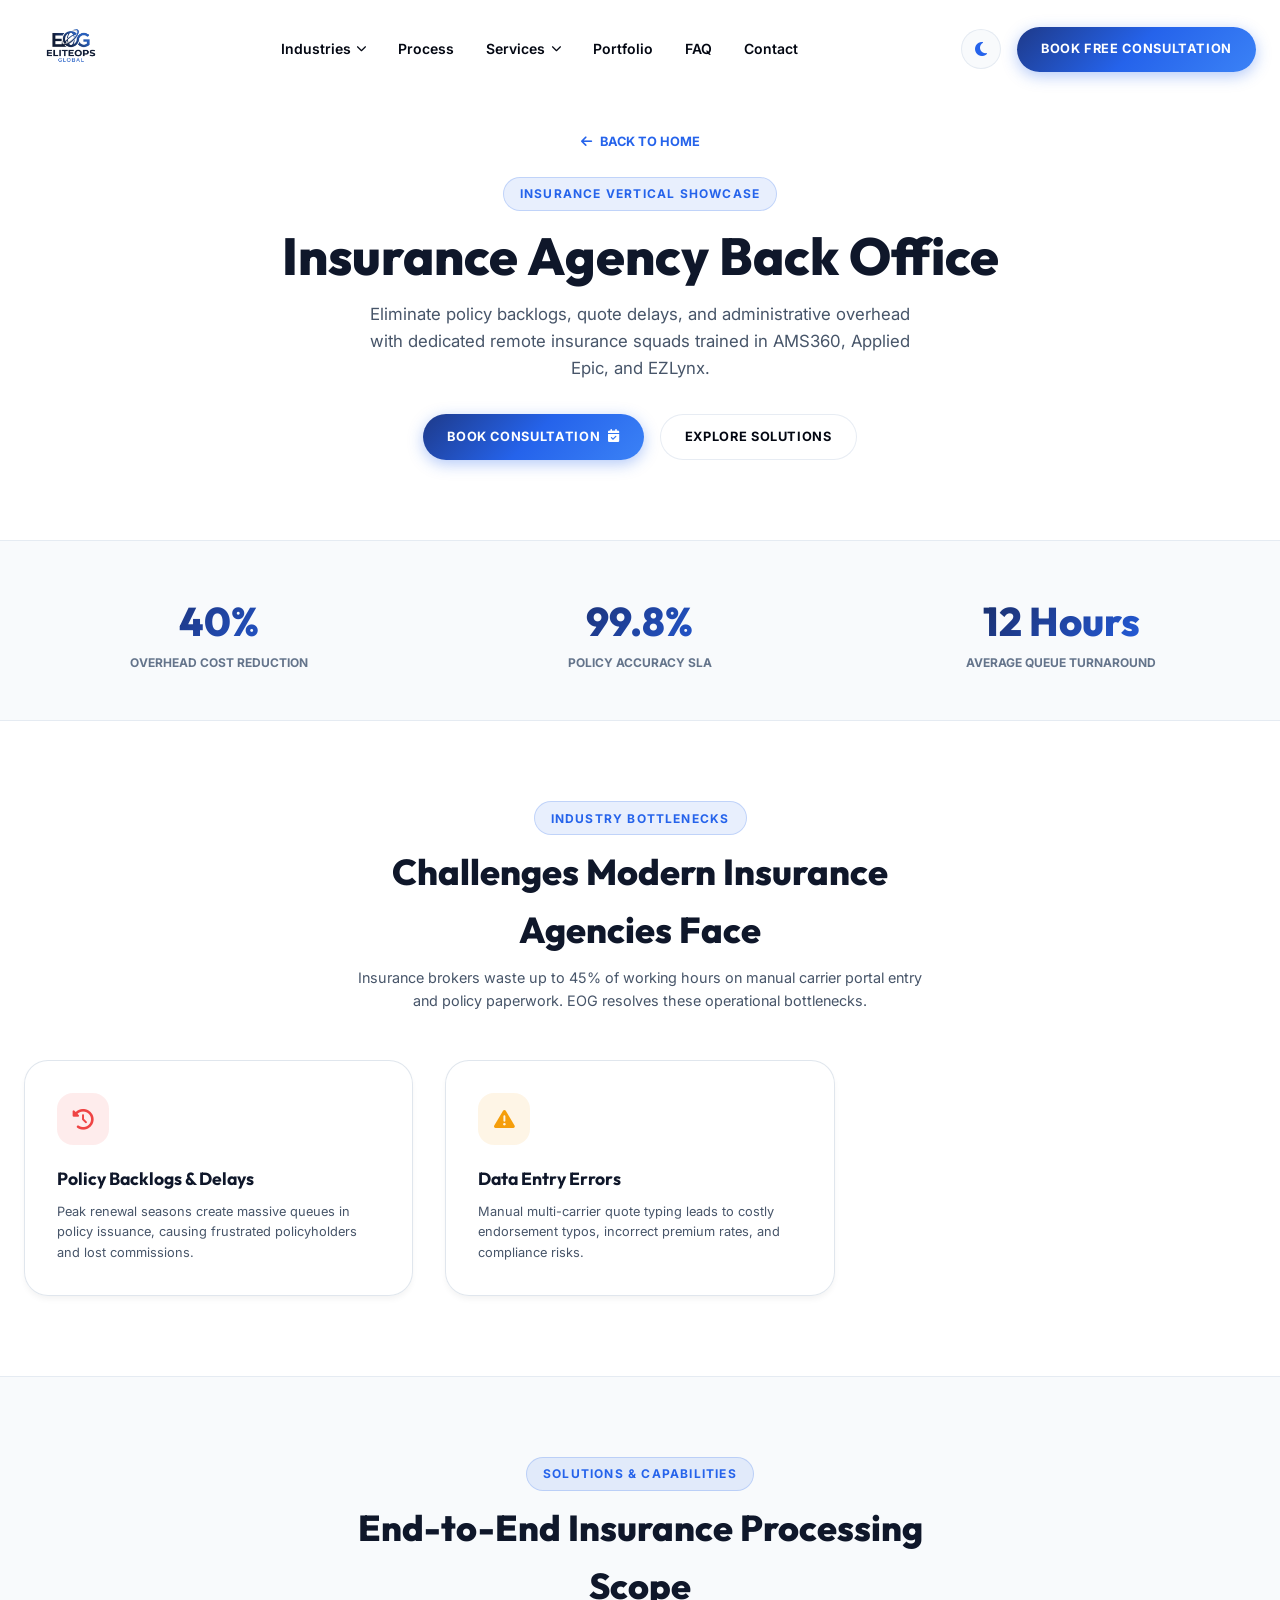
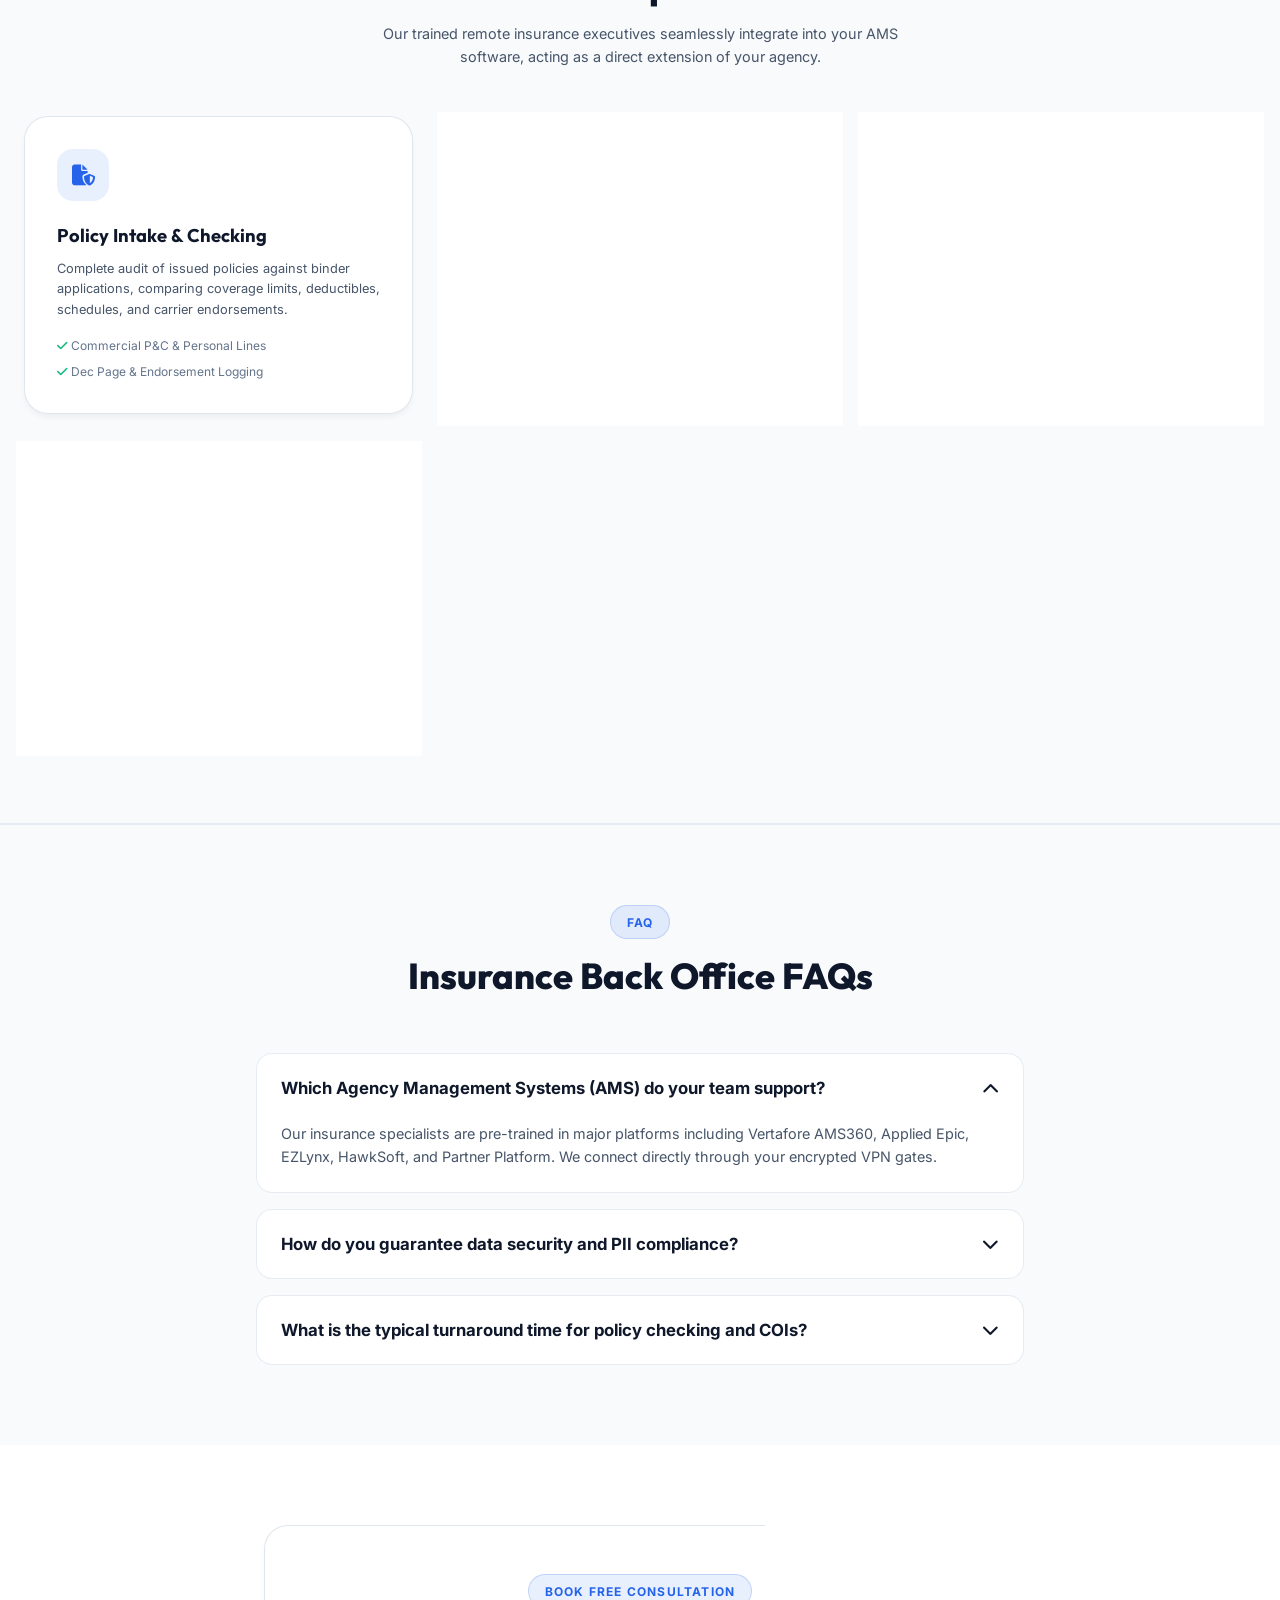
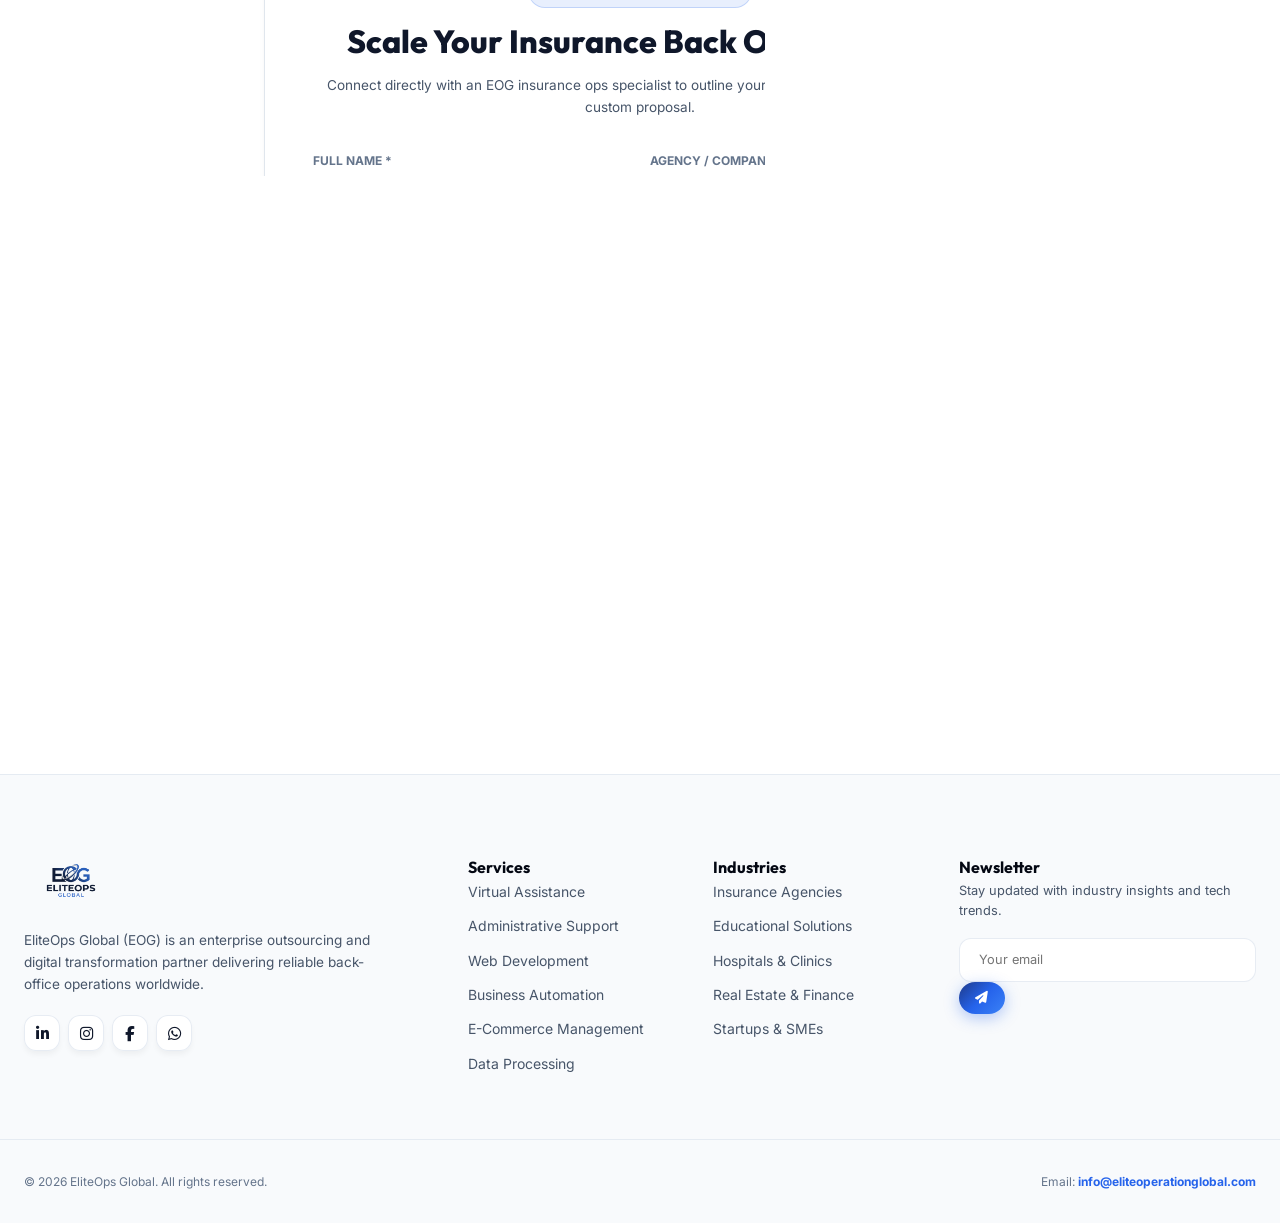
<file: industries/insurance.html>
<!DOCTYPE html>
<html lang="en">
<head>
  <meta charset="UTF-8">
  <meta name="viewport" content="width=device-width, initial-scale=1.0">
  <title>Insurance Agency Back Office Solutions | EliteOps Global</title>
  <meta name="description" content="Streamline insurance policies, quote comparisons, claims intake, and renewals processing with dedicated remote squads and ISO-certified security protocols.">
  <link rel="icon" href="../logo.png">

  <!-- Open Graph Metadata -->
  <meta property="og:type" content="website">
  <meta property="og:title" content="Insurance Agency Back Office Solutions | EliteOps Global">
  <meta property="og:description" content="Reduce insurance operating costs by 40% with dedicated back-office policy processing, quote entry, and claims management.">
  <meta property="og:image" content="https://eliteog.vercel.app/portfolio/sterling.png">
  <meta property="og:url" content="https://eliteog.vercel.app/industries/insurance.html">

  <link rel="preconnect" href="https://fonts.googleapis.com">
  <link rel="preconnect" href="https://fonts.gstatic.com" crossorigin>
  <link href="https://fonts.googleapis.com/css2?family=Inter:wght@300;400;500;600;700;800&family=Outfit:wght@400;500;600;700;800;900&display=swap" rel="stylesheet">
  <link rel="stylesheet" href="https://cdnjs.cloudflare.com/ajax/libs/font-awesome/6.4.0/css/all.min.css">
  <link rel="stylesheet" href="../styles.css">
</head>
<body>

  <!-- TRAILING CUSTOM CURSOR -->
  <div class="custom-cursor"></div>
  <div class="custom-cursor-dot"></div>

  <!-- HEADER NAVBAR -->
  <header class="header scrolled">
    <div class="container nav-container">
      <a href="../index.html" class="logo-link">
        <img src="../logo.png" alt="EliteOps Global Logo">
      </a>

      <nav>
        <ul class="nav-links">
          <li class="nav-item">
            <a href="../index.html#industries" class="nav-link">Industries <i class="fa-solid fa-chevron-down" style="font-size: 0.65rem;"></i></a>
            <ul class="dropdown-menu">
              <li><a href="insurance.html" class="dropdown-link">Insurance Agencies</a></li>
              <li><a href="education.html" class="dropdown-link">Educational Institutions</a></li>
              <li><a href="healthcare.html" class="dropdown-link">Healthcare & Clinics</a></li>
              <li><a href="real-estate.html" class="dropdown-link">Real Estate & Finance</a></li>
              <li><a href="startups.html" class="dropdown-link">Startups & SMEs</a></li>
            </ul>
          </li>
          <li class="nav-item"><a href="../index.html#process" class="nav-link">Process</a></li>
          <li class="nav-item">
            <a href="../index.html#services" class="nav-link">Services <i class="fa-solid fa-chevron-down" style="font-size: 0.65rem;"></i></a>
            <ul class="dropdown-menu">
              <li><a href="../services/virtual-assistance.html" class="dropdown-link">Virtual Assistance</a></li>
              <li><a href="../services/administrative-support.html" class="dropdown-link">Administrative Support</a></li>
              <li><a href="../services/web-development.html" class="dropdown-link">Web Development</a></li>
              <li><a href="../services/business-automation.html" class="dropdown-link">Business Automation</a></li>
              <li><a href="../services/e-commerce-management.html" class="dropdown-link">E-Commerce Management</a></li>
              <li><a href="../services/data-processing.html" class="dropdown-link">Data Processing</a></li>
            </ul>
          </li>
          <li class="nav-item"><a href="../index.html#portfolio" class="nav-link">Portfolio</a></li>
          <li class="nav-item"><a href="../index.html#faq" class="nav-link">FAQ</a></li>
          <li class="nav-item"><a href="#contact" class="nav-link">Contact</a></li>
        </ul>
      </nav>

      <div class="nav-actions">
        <button class="btn-theme-toggle theme-toggle" aria-label="Toggle theme">
          <i class="fa-solid fa-moon"></i>
        </button>
        <a href="#contact" class="btn btn-primary btn-shine">Book Free Consultation</a>
        <button class="mobile-toggle" aria-label="Open Mobile Menu">
          <i class="fa-solid fa-bars"></i>
        </button>
      </div>
    </div>

    <!-- Mobile Drawer Menu -->
    <div class="mobile-drawer">
      <a href="../index.html#about" class="nav-link">About</a>
      <a href="../index.html#services" class="nav-link">Services</a>
      <a href="../index.html#industries" class="nav-link">Industries</a>
      <a href="../index.html#process" class="nav-link">Process</a>
      <a href="../index.html#portfolio" class="nav-link">Portfolio</a>
      <a href="../index.html#faq" class="nav-link">FAQ</a>
      <a href="../index.html#careers" class="nav-link">Careers</a>
      <a href="#contact" class="btn btn-primary btn-shine" style="width: 100%; text-align: center;">Book Free Consultation</a>
    </div>
  </header>

  <!-- HERO SECTION -->
  <section class="hero" style="min-height: 60vh; text-align: center; padding-top: 8rem;">
    <div class="container" style="max-width: 54rem;">
      <a href="../index.html" style="font-size: 0.8rem; font-weight: 700; color: var(--royal-500); text-transform: uppercase; display: inline-flex; align-items: center; gap: 0.5rem; margin-bottom: 1.5rem;">
        <i class="fa-solid fa-arrow-left"></i> Back to Home
      </a>
      <span class="badge" style="display: block; width: fit-content; margin: 0 auto 1rem;">Insurance Vertical Showcase</span>
      <h1 class="hero-title">Insurance Agency Back Office</h1>
      <p class="hero-desc" style="margin: 0 auto 2rem;">
        Eliminate policy backlogs, quote delays, and administrative overhead with dedicated remote insurance squads trained in AMS360, Applied Epic, and EZLynx.
      </p>
      <div style="display: flex; gap: 1rem; justify-content: center; flex-wrap: wrap;">
        <a href="#contact" class="btn btn-primary btn-shine">Book Consultation <i class="fa-solid fa-calendar-check"></i></a>
        <a href="#solutions" class="btn btn-secondary btn-shine">Explore Solutions</a>
      </div>
    </div>
  </section>

  <!-- METRICS BAR -->
  <section class="bg-alt border-t border-b" style="padding: 3rem 0; text-align: center;">
    <div class="container" style="display: grid; grid-template-columns: repeat(auto-fit, minmax(200px, 1fr)); gap: 2rem;">
      <div>
        <h3 class="text-gradient" style="font-size: 2.5rem; font-weight: 800;">40%</h3>
        <p style="font-size: 0.75rem; font-weight: 700; text-transform: uppercase; color: var(--text-muted);">Overhead Cost Reduction</p>
      </div>
      <div>
        <h3 class="text-gradient" style="font-size: 2.5rem; font-weight: 800;">99.8%</h3>
        <p style="font-size: 0.75rem; font-weight: 700; text-transform: uppercase; color: var(--text-muted);">Policy Accuracy SLA</p>
      </div>
      <div>
        <h3 class="text-gradient" style="font-size: 2.5rem; font-weight: 800;">12 Hours</h3>
        <p style="font-size: 0.75rem; font-weight: 700; text-transform: uppercase; color: var(--text-muted);">Average Queue Turnaround</p>
      </div>
    </div>
  </section>

  <!-- PAIN POINTS / CHALLENGES WE SOLVE -->
  <section style="padding: 5rem 0;">
    <div class="container">
      <div style="text-align: center; max-width: 36rem; margin: 0 auto 3rem;">
        <span class="badge">Industry Bottlenecks</span>
        <h2 style="font-size: 2.25rem; font-weight: 800; color: var(--text-heading); margin-top: 0.5rem;">
          Challenges Modern Insurance Agencies Face
        </h2>
        <p style="color: var(--text-sub); font-size: 0.9rem; margin-top: 0.5rem;">
          Insurance brokers waste up to 45% of working hours on manual carrier portal entry and policy paperwork. EOG resolves these operational bottlenecks.
        </p>
      </div>

      <div style="display: grid; grid-template-columns: repeat(auto-fit, minmax(280px, 1fr)); gap: 2rem;">
        <div class="glass-card">
          <div class="service-icon" style="background: rgba(239, 68, 68, 0.1); color: #ef4444;">
            <i class="fa-solid fa-clock-rotate-left"></i>
          </div>
          <h3 style="font-size: 1.1rem; color: var(--text-heading); margin: 0.75rem 0 0.5rem;">Policy Backlogs & Delays</h3>
          <p style="font-size: 0.8rem; color: var(--text-sub);">Peak renewal seasons create massive queues in policy issuance, causing frustrated policyholders and lost commissions.</p>
        </div>

        <div class="glass-card">
          <div class="service-icon" style="background: rgba(245, 158, 11, 0.1); color: #f59e0b;">
            <i class="fa-solid fa-triangle-exclamation"></i>
          </div>
          <h3 style="font-size: 1.1rem; color: var(--text-heading); margin: 0.75rem 0 0.5rem;">Data Entry Errors</h3>
          <p style="font-size: 0.8rem; color: var(--text-sub);">Manual multi-carrier quote typing leads to costly endorsement typos, incorrect premium rates, and compliance risks.</p>
        </div>

        <div class="glass-card">
          <div class="service-icon" style="background: rgba(59, 130, 246, 0.1); color: #3b82f6;">
            <i class="fa-solid fa-money-bill-trend-up"></i>
          </div>
          <h3 style="font-size: 1.1rem; color: var(--text-heading); margin: 0.75rem 0 0.5rem;">High Onshore Payroll Costs</h3>
          <p style="font-size: 0.8rem; color: var(--text-sub);">Hiring local account managers for basic admin tasks inflates operational overhead and eats into agency profit margins.</p>
        </div>
      </div>
    </div>
  </section>

  <!-- DEEP-DIVE SOLUTIONS MODULES -->
  <section id="solutions" class="bg-alt border-t border-b" style="padding: 5rem 0;">
    <div class="container">
      <div style="text-align: center; max-width: 36rem; margin: 0 auto 3rem;">
        <span class="badge">Solutions & Capabilities</span>
        <h2 style="font-size: 2.25rem; font-weight: 800; color: var(--text-heading); margin-top: 0.5rem;">
          End-to-End Insurance Processing Scope
        </h2>
        <p style="color: var(--text-sub); font-size: 0.9rem; margin-top: 0.5rem;">
          Our trained remote insurance executives seamlessly integrate into your AMS software, acting as a direct extension of your agency.
        </p>
      </div>

      <div style="display: grid; grid-template-columns: repeat(auto-fit, minmax(300px, 1fr)); gap: 2rem;">
        <div class="glass-card">
          <div class="service-icon"><i class="fa-solid fa-file-shield"></i></div>
          <h3 style="font-size: 1.15rem; color: var(--text-heading); margin-bottom: 0.5rem;">Policy Intake & Checking</h3>
          <p style="font-size: 0.8rem; color: var(--text-sub); margin-bottom: 1rem;">Complete audit of issued policies against binder applications, comparing coverage limits, deductibles, schedules, and carrier endorsements.</p>
          <ul style="list-style: none; font-size: 0.75rem; color: var(--text-muted); display: flex; flex-direction: column; gap: 0.4rem;">
            <li><i class="fa-solid fa-check" style="color: #10b981;"></i> Commercial P&C & Personal Lines</li>
            <li><i class="fa-solid fa-check" style="color: #10b981;"></i> Dec Page & Endorsement Logging</li>
          </ul>
        </div>

        <div class="glass-card">
          <div class="service-icon"><i class="fa-solid fa-calculator"></i></div>
          <h3 style="font-size: 1.15rem; color: var(--text-heading); margin-bottom: 0.5rem;">Multi-Carrier Quote Entry</h3>
          <p style="font-size: 0.8rem; color: var(--text-sub); margin-bottom: 1rem;">Fast loss runs retrieval, ACORD form generation, and quote submissions across multiple carrier portals (Progressive, Travelers, Liberty Mutual).</p>
          <ul style="list-style: none; font-size: 0.75rem; color: var(--text-muted); display: flex; flex-direction: column; gap: 0.4rem;">
            <li><i class="fa-solid fa-check" style="color: #10b981;"></i> ACORD 125, 126, 140 Processing</li>
            <li><i class="fa-solid fa-check" style="color: #10b981;"></i> Side-by-Side Proposal Generation</li>
          </ul>
        </div>

        <div class="glass-card">
          <div class="service-icon"><i class="fa-solid fa-file-signature"></i></div>
          <h3 style="font-size: 1.15rem; color: var(--text-heading); margin-bottom: 0.5rem;">Certificates of Insurance (COI)</h3>
          <p style="font-size: 0.8rem; color: var(--text-sub); margin-bottom: 1rem;">Same-day issuance of COIs, holder tracking, additional insured endorsement verification, and annual certificate renewal distribution.</p>
          <ul style="list-style: none; font-size: 0.75rem; color: var(--text-muted); display: flex; flex-direction: column; gap: 0.4rem;">
            <li><i class="fa-solid fa-check" style="color: #10b981;"></i> Sub-2 Hour Urgent COI Turnaround</li>
            <li><i class="fa-solid fa-check" style="color: #10b981;"></i> Master Holder Management</li>
          </ul>
        </div>

        <div class="glass-card">
          <div class="service-icon"><i class="fa-solid fa-rotate"></i></div>
          <h3 style="font-size: 1.15rem; color: var(--text-heading); margin-bottom: 0.5rem;">Renewals & Claims Intake</h3>
          <p style="font-size: 0.8rem; color: var(--text-sub); margin-bottom: 1rem;">Proactive 90-day renewal audit triggers, rate change comparisons, loss notice filing, and initial claim documentation processing.</p>
          <ul style="list-style: none; font-size: 0.75rem; color: var(--text-muted); display: flex; flex-direction: column; gap: 0.4rem;">
            <li><i class="fa-solid fa-check" style="color: #10b981;"></i> Daily Downloads & Reconciliations</li>
            <li><i class="fa-solid fa-check" style="color: #10b981;"></i> First Notice of Loss (FNOL) Intake</li>
          </ul>
        </div>
      </div>
    </div>
  </section>

  <!-- FAQ SECTION -->
  <section class="bg-alt border-t" style="padding: 5rem 0;">
    <div class="container">
      <div style="text-align: center; max-width: 36rem; margin: 0 auto 3rem;">
        <span class="badge">FAQ</span>
        <h2 style="font-size: 2.25rem; font-weight: 800; color: var(--text-heading); margin-top: 0.5rem;">
          Insurance Back Office FAQs
        </h2>
      </div>

      <div class="faq-list" style="max-width: 48rem; margin: 0 auto;">
        <div class="faq-item active">
          <button class="faq-question">
            Which Agency Management Systems (AMS) do your team support?
            <i class="fa-solid fa-chevron-down faq-icon"></i>
          </button>
          <div class="faq-answer">
            Our insurance specialists are pre-trained in major platforms including Vertafore AMS360, Applied Epic, EZLynx, HawkSoft, and Partner Platform. We connect directly through your encrypted VPN gates.
          </div>
        </div>

        <div class="faq-item">
          <button class="faq-question">
            How do you guarantee data security and PII compliance?
            <i class="fa-solid fa-chevron-down faq-icon"></i>
          </button>
          <div class="faq-answer">
            All team members sign legally binding NDAs. We operate isolated, secure hardware endpoints with encrypted VPN access, disabled USB/external storage ports, and strict compliance under ISO 27001 guidelines.
          </div>
        </div>

        <div class="faq-item">
          <button class="faq-question">
            What is the typical turnaround time for policy checking and COIs?
            <i class="fa-solid fa-chevron-down faq-icon"></i>
          </button>
          <div class="faq-answer">
            Standard policy checks are completed within 12 business hours. Urgent Certificate of Insurance (COI) requests are prioritized with sub-2 hour turnaround guarantees.
          </div>
        </div>
      </div>
    </div>
  </section>

  <!-- IN-PAGE EMBEDDED CONSULTATION FORM -->
  <section id="contact" style="padding: 5rem 0;">
    <div class="container" style="max-width: 50rem;">
      <div class="glass-card" style="padding: 3rem;">
        <div style="text-align: center; margin-bottom: 2rem;">
          <span class="badge">Book Free Consultation</span>
          <h2 style="font-size: 2rem; font-weight: 800; color: var(--text-heading); margin-top: 0.5rem;">
            Scale Your Insurance Back Office Today
          </h2>
          <p style="color: var(--text-sub); font-size: 0.85rem; margin-top: 0.5rem;">
            Connect directly with an EOG insurance ops specialist to outline your agency queue and request a custom proposal.
          </p>
        </div>

        <form id="contact-form" action="https://formsubmit.co/info@eliteoperationglobal.com" method="POST">
          <input type="hidden" name="_subject" value="New Insurance Back Office Inquiry - EliteOps Global">
          <input type="hidden" name="_captcha" value="false">
          <input type="hidden" name="_template" value="table">
          <input type="text" name="_honey" style="display:none">

          <div class="form-grid">
            <div class="form-group">
              <label>Full Name *</label>
              <input type="text" name="name" required placeholder="Jane Smith">
            </div>
            <div class="form-group">
              <label>Agency / Company Name *</label>
              <input type="text" name="company" required placeholder="Sterling Insurance Agency">
            </div>
            <div class="form-group">
              <label>Phone Number *</label>
              <input type="text" name="phone" required placeholder="+1 (555) 000-0000">
            </div>
            <div class="form-group">
              <label>Work Email Address *</label>
              <input type="email" name="email" required placeholder="jane@sterlinginsurance.com">
            </div>
            <div class="form-group full">
              <label>Primary Service Focus</label>
              <select name="service">
                <option value="Insurance Back Office - Policy Processing" selected>Insurance Back Office - Policy Checking & Downloads</option>
                <option value="Insurance Back Office - Multi Carrier Quotes">Multi-Carrier Quote Submissions (ACORD 125/126)</option>
                <option value="Insurance Back Office - COI Issuance">Certificates of Insurance (COI) Desk</option>
                <option value="Insurance Back Office - Claims & Renewals">Claims Intake & Renewal Audits</option>
              </select>
            </div>
            <div class="form-group full">
              <label>Tell Us About Your Agency Queue & AMS Software *</label>
              <textarea name="message" rows="4" required placeholder="Mention your AMS software (e.g. Applied Epic, AMS360), weekly volume, and main bottleneck..."></textarea>
            </div>
            <div class="form-group full" style="margin-top: 0.5rem;">
              <button type="submit" class="btn btn-primary btn-shine" style="width: 100%;">Submit Consultation Request <i class="fa-solid fa-paper-plane"></i></button>
            </div>
          </div>
          <div class="form-msg" style="margin-top: 1rem; display: none; font-size: 0.85rem; padding: 0.75rem; border-radius: 0.5rem; text-align: center;"></div>
        </form>
      </div>
    </div>
  </section>

  <!-- FOOTER -->
  <footer class="footer">
    <div class="container footer-grid">
      <div>
        <a href="../index.html" class="logo-link">
          <img src="../logo.png" alt="EliteOps Global Logo">
        </a>
        <p style="font-size: 0.85rem; color: var(--text-sub); margin-top: 1rem; max-width: 22rem;">
          EliteOps Global (EOG) is an enterprise outsourcing and digital transformation partner delivering reliable back-office operations worldwide.
        </p>
        <div style="display: flex; gap: 0.5rem; margin-top: 1.25rem;">
          <a href="https://www.linkedin.com/in/eliteops-global-aa10a8422/" target="_blank" rel="noopener noreferrer" class="social-icon-btn" aria-label="LinkedIn" style="width: 2.25rem; height: 2.25rem; font-size: 0.95rem;">
            <i class="fa-brands fa-linkedin-in"></i>
          </a>
          <a href="https://www.instagram.com/elite_opsglobal/" target="_blank" rel="noopener noreferrer" class="social-icon-btn" aria-label="Instagram" style="width: 2.25rem; height: 2.25rem; font-size: 0.95rem;">
            <i class="fa-brands fa-instagram"></i>
          </a>
          <a href="https://facebook.com" target="_blank" rel="noopener noreferrer" class="social-icon-btn" aria-label="Facebook" style="width: 2.25rem; height: 2.25rem; font-size: 0.95rem;">
            <i class="fa-brands fa-facebook-f"></i>
          </a>
          <a href="https://wa.me/" target="_blank" rel="noopener noreferrer" class="social-icon-btn" aria-label="WhatsApp" style="width: 2.25rem; height: 2.25rem; font-size: 0.95rem;">
            <i class="fa-brands fa-whatsapp"></i>
          </a>
        </div>
      </div>

      <div>
        <h4>Services</h4>
        <ul class="footer-links">
          <li><a href="../services/virtual-assistance.html">Virtual Assistance</a></li>
          <li><a href="../services/administrative-support.html">Administrative Support</a></li>
          <li><a href="../services/web-development.html">Web Development</a></li>
          <li><a href="../services/business-automation.html">Business Automation</a></li>
          <li><a href="../services/e-commerce-management.html">E-Commerce Management</a></li>
          <li><a href="../services/data-processing.html">Data Processing</a></li>
        </ul>
      </div>

      <div>
        <h4>Industries</h4>
        <ul class="footer-links">
          <li><a href="insurance.html">Insurance Agencies</a></li>
          <li><a href="education.html">Educational Solutions</a></li>
          <li><a href="healthcare.html">Hospitals & Clinics</a></li>
          <li><a href="real-estate.html">Real Estate & Finance</a></li>
          <li><a href="startups.html">Startups & SMEs</a></li>
        </ul>
      </div>

      <div>
        <h4>Newsletter</h4>
        <p style="font-size: 0.8rem; color: var(--text-sub); margin-bottom: 1rem;">Stay updated with industry insights and tech trends.</p>
        <form id="newsletter-form" action="https://formsubmit.co/info@eliteoperationglobal.com" method="POST">
          <input type="hidden" name="_subject" value="New Newsletter Subscription - EliteOps Global">
          <input type="hidden" name="_captcha" value="false">
          <input type="hidden" name="_template" value="table">
          <input type="text" name="_honey" style="display:none">
          <input type="email" name="email" required placeholder="Your email" style="font-size: 0.8rem;">
          <button type="submit" class="btn btn-primary btn-shine" style="padding: 0.6rem 1rem;"><i class="fa-solid fa-paper-plane"></i></button>
        </form>
        <div class="form-msg" style="margin-top: 0.5rem; display: none; font-size: 0.75rem;"></div>
      </div>
    </div>

    <div class="container border-t" style="padding-top: 2rem; display: flex; justify-content: space-between; font-size: 0.75rem; color: var(--text-muted); flex-wrap: wrap; gap: 1rem;">
      <p>&copy; 2026 EliteOps Global. All rights reserved.</p>
      <div>Email: <a href="mailto:info@eliteoperationglobal.com" style="color: var(--royal-500); font-weight: 700;">info@eliteoperationglobal.com</a></div>
    </div>
  </footer>

  <script src="../script.js"></script>
</body>
</html>
</file>
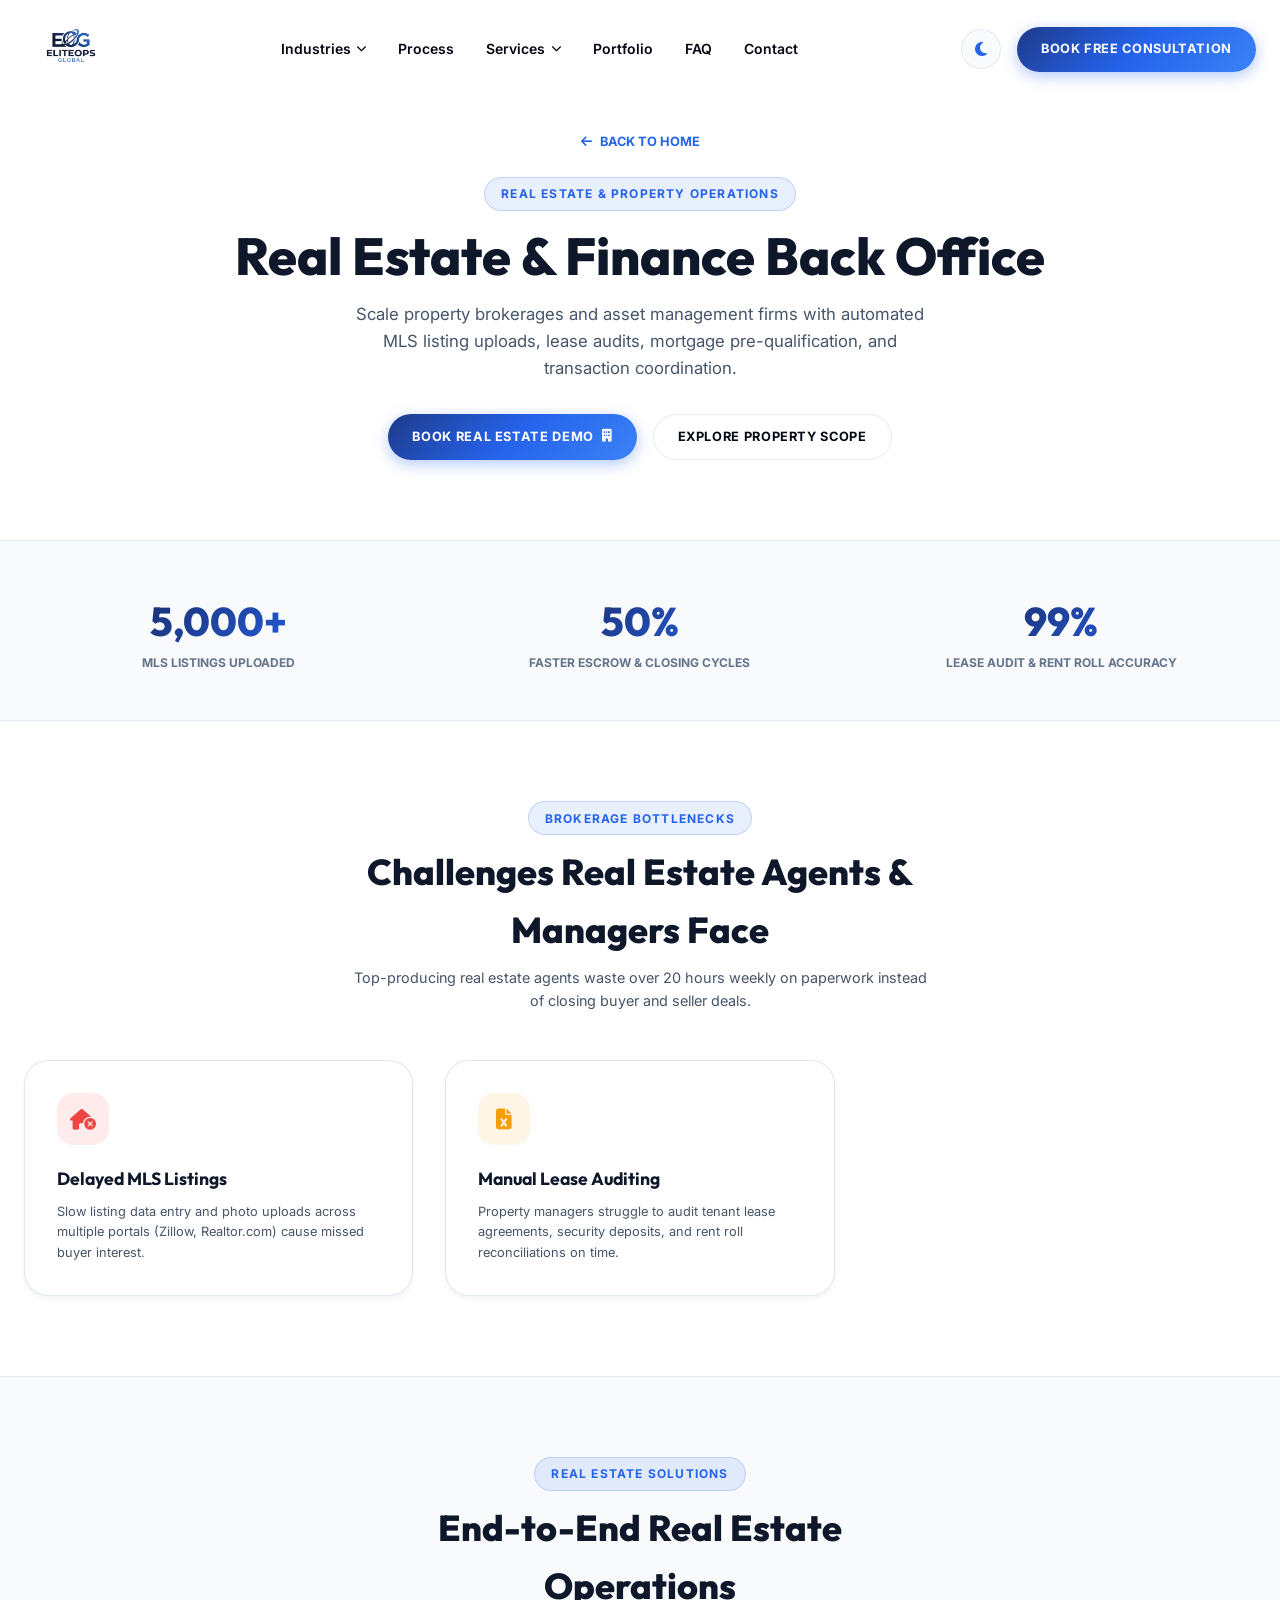
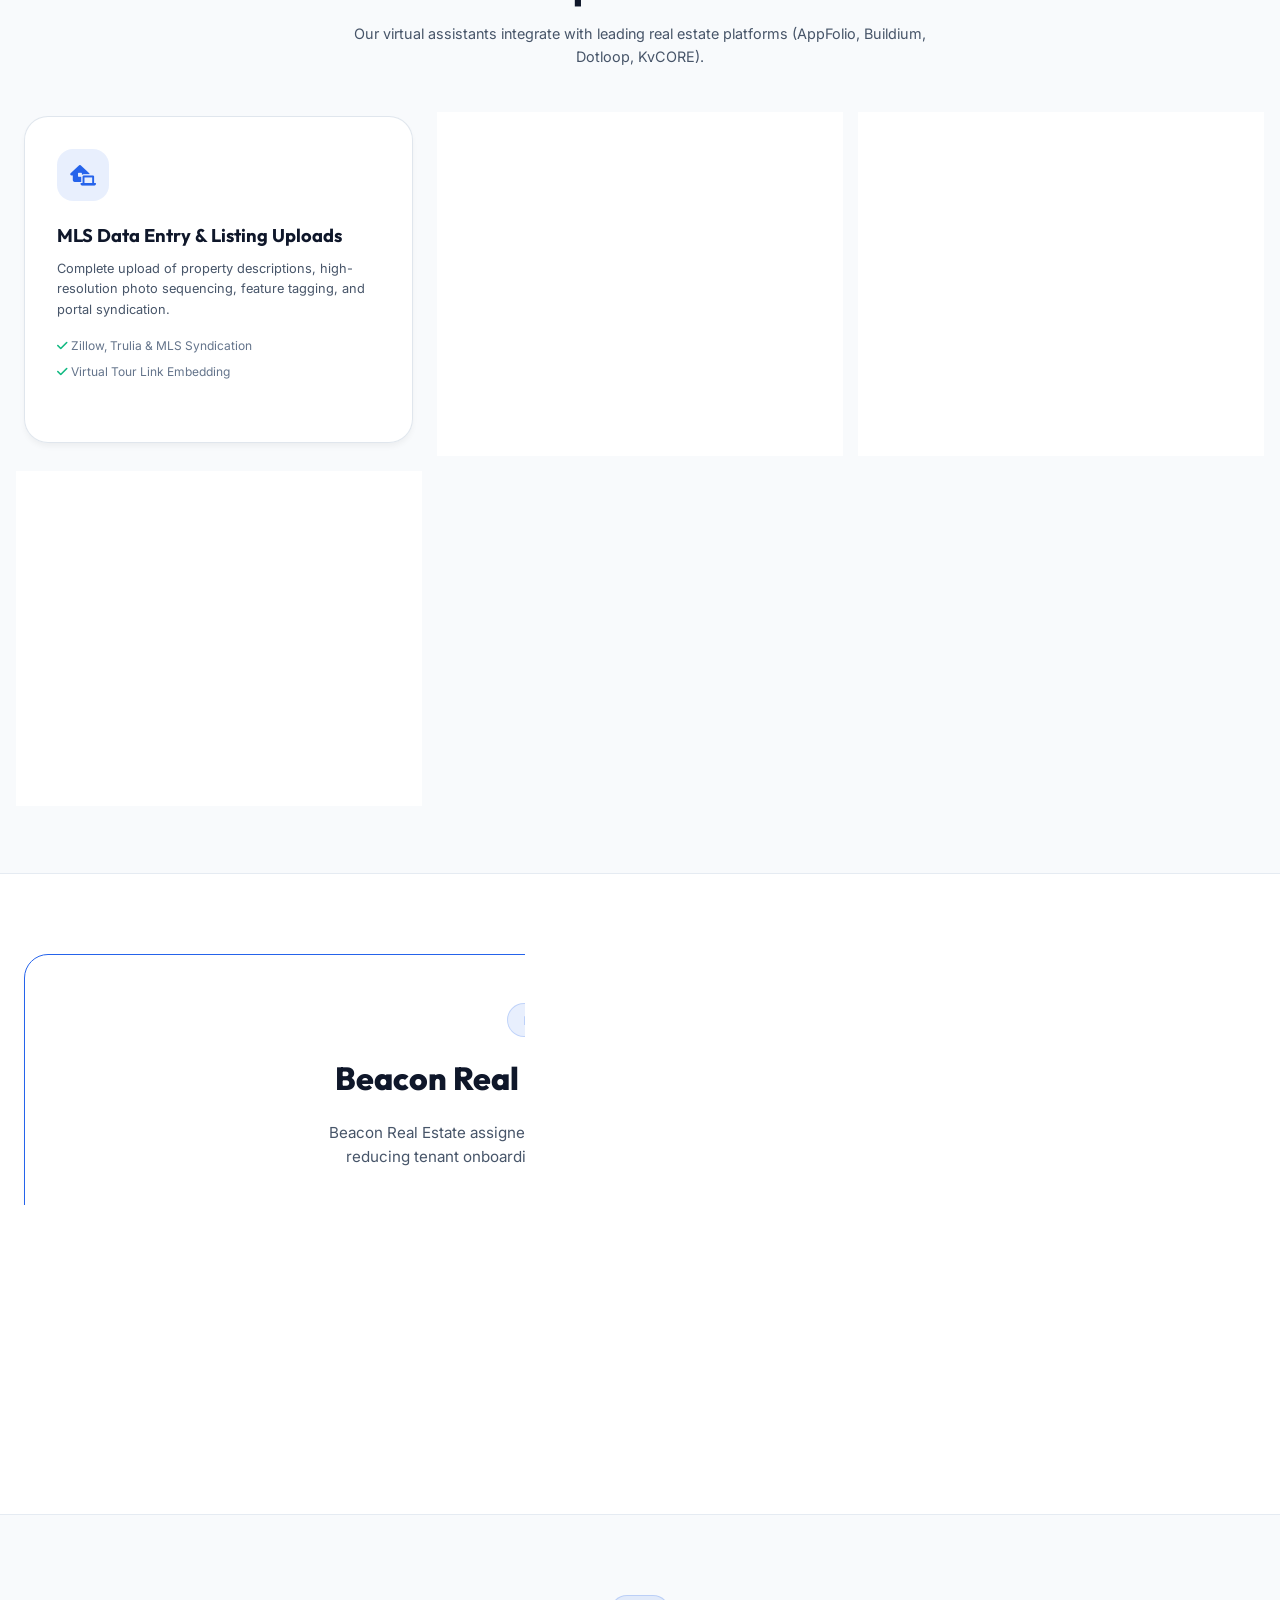
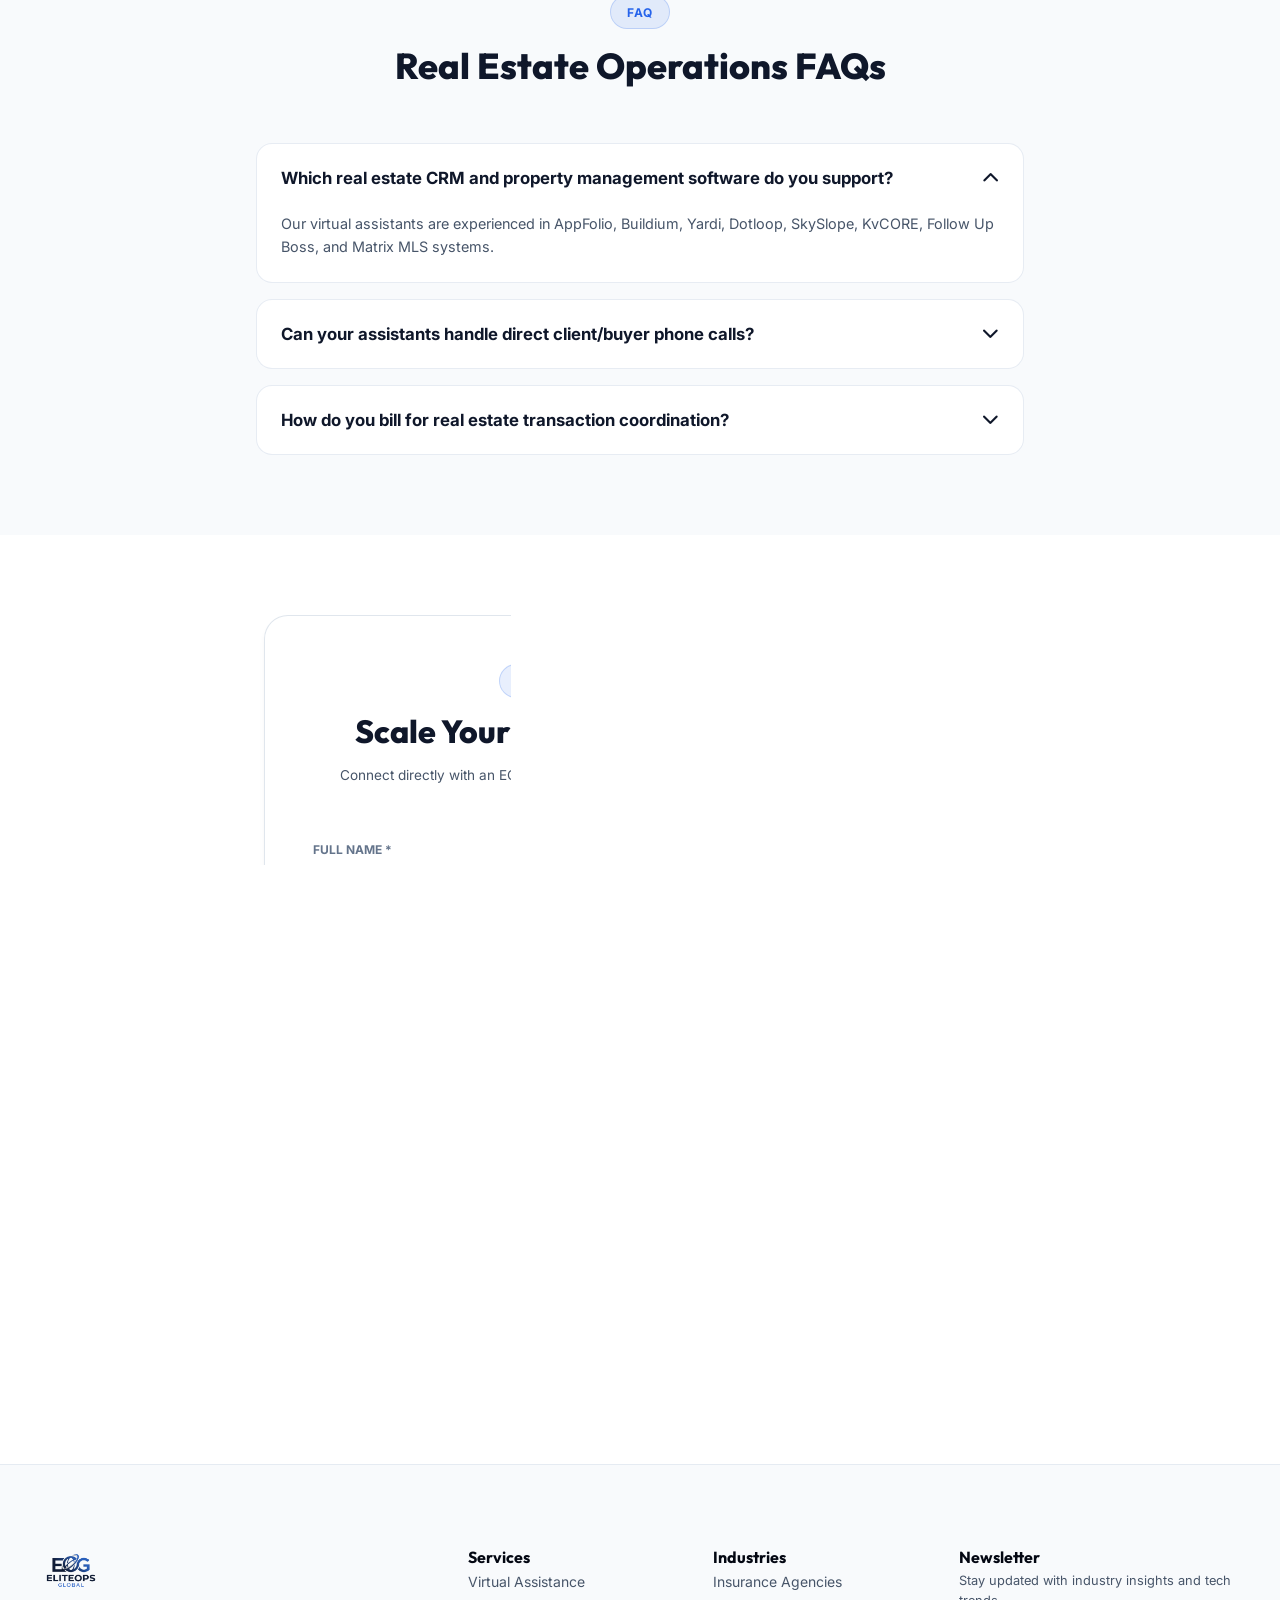
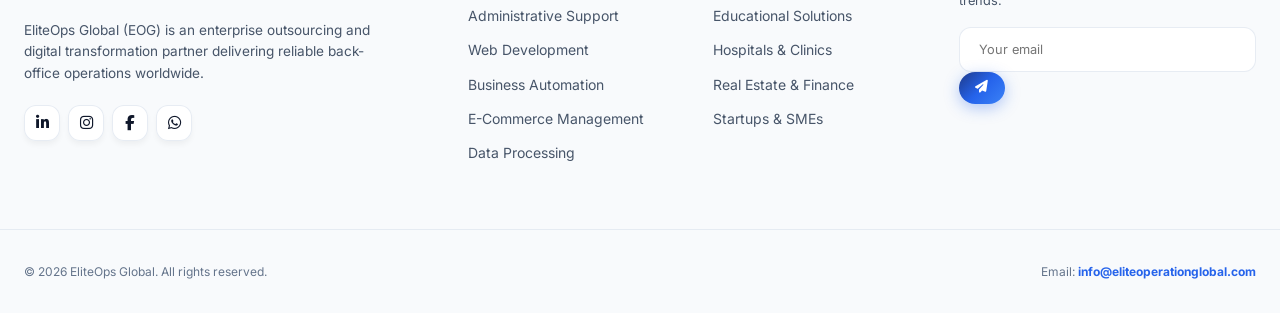
<file: industries/real-estate.html>
<!DOCTYPE html>
<html lang="en">
<head>
  <meta charset="UTF-8">
  <meta name="viewport" content="width=device-width, initial-scale=1.0">
  <title>Real Estate & Finance Back Office | EliteOps Global</title>
  <meta name="description" content="MLS listing uploads, lease auditing, mortgage document pre-qualifications, valuation reports, and real estate transaction coordination.">
  <link rel="icon" href="../logo.png">

  <!-- Open Graph Metadata -->
  <meta property="og:type" content="website">
  <meta property="og:title" content="Real Estate & Finance Back Office | EliteOps Global">
  <meta property="og:description" content="Automate MLS property uploads, tenant screening, lease contract entry, and transaction coordination.">
  <meta property="og:image" content="https://eliteog.vercel.app/logo.png">
  <meta property="og:url" content="https://eliteog.vercel.app/industries/real-estate.html">

  <link rel="preconnect" href="https://fonts.googleapis.com">
  <link rel="preconnect" href="https://fonts.gstatic.com" crossorigin>
  <link href="https://fonts.googleapis.com/css2?family=Inter:wght@300;400;500;600;700;800&family=Outfit:wght@400;500;600;700;800;900&display=swap" rel="stylesheet">
  <link rel="stylesheet" href="https://cdnjs.cloudflare.com/ajax/libs/font-awesome/6.4.0/css/all.min.css">
  <link rel="stylesheet" href="../styles.css">
</head>
<body>

  <!-- TRAILING CUSTOM CURSOR -->
  <div class="custom-cursor"></div>
  <div class="custom-cursor-dot"></div>

  <!-- HEADER NAVBAR -->
  <header class="header scrolled">
    <div class="container nav-container">
      <a href="../index.html" class="logo-link">
        <img src="../logo.png" alt="EliteOps Global Logo">
      </a>

      <nav>
        <ul class="nav-links">
          <li class="nav-item">
            <a href="../index.html#industries" class="nav-link">Industries <i class="fa-solid fa-chevron-down" style="font-size: 0.65rem;"></i></a>
            <ul class="dropdown-menu">
              <li><a href="insurance.html" class="dropdown-link">Insurance Agencies</a></li>
              <li><a href="education.html" class="dropdown-link">Educational Institutions</a></li>
              <li><a href="healthcare.html" class="dropdown-link">Healthcare & Clinics</a></li>
              <li><a href="real-estate.html" class="dropdown-link">Real Estate & Finance</a></li>
              <li><a href="startups.html" class="dropdown-link">Startups & SMEs</a></li>
            </ul>
          </li>
          <li class="nav-item"><a href="../index.html#process" class="nav-link">Process</a></li>
          <li class="nav-item">
            <a href="../index.html#services" class="nav-link">Services <i class="fa-solid fa-chevron-down" style="font-size: 0.65rem;"></i></a>
            <ul class="dropdown-menu">
              <li><a href="../services/virtual-assistance.html" class="dropdown-link">Virtual Assistance</a></li>
              <li><a href="../services/administrative-support.html" class="dropdown-link">Administrative Support</a></li>
              <li><a href="../services/web-development.html" class="dropdown-link">Web Development</a></li>
              <li><a href="../services/business-automation.html" class="dropdown-link">Business Automation</a></li>
              <li><a href="../services/e-commerce-management.html" class="dropdown-link">E-Commerce Management</a></li>
              <li><a href="../services/data-processing.html" class="dropdown-link">Data Processing</a></li>
            </ul>
          </li>
          <li class="nav-item"><a href="../index.html#portfolio" class="nav-link">Portfolio</a></li>
          <li class="nav-item"><a href="../index.html#faq" class="nav-link">FAQ</a></li>
          <li class="nav-item"><a href="#contact" class="nav-link">Contact</a></li>
        </ul>
      </nav>

      <div class="nav-actions">
        <button class="btn-theme-toggle theme-toggle" aria-label="Toggle theme">
          <i class="fa-solid fa-moon"></i>
        </button>
        <a href="#contact" class="btn btn-primary btn-shine">Book Free Consultation</a>
        <button class="mobile-toggle" aria-label="Open Mobile Menu">
          <i class="fa-solid fa-bars"></i>
        </button>
      </div>
    </div>

    <!-- Mobile Drawer Menu -->
    <div class="mobile-drawer">
      <a href="../index.html#about" class="nav-link">About</a>
      <a href="../index.html#services" class="nav-link">Services</a>
      <a href="../index.html#industries" class="nav-link">Industries</a>
      <a href="../index.html#process" class="nav-link">Process</a>
      <a href="../index.html#portfolio" class="nav-link">Portfolio</a>
      <a href="../index.html#faq" class="nav-link">FAQ</a>
      <a href="../index.html#careers" class="nav-link">Careers</a>
      <a href="#contact" class="btn btn-primary btn-shine" style="width: 100%; text-align: center;">Book Free Consultation</a>
    </div>
  </header>

  <!-- HERO SECTION -->
  <section class="hero" style="min-height: 60vh; text-align: center; padding-top: 8rem;">
    <div class="container" style="max-width: 54rem;">
      <a href="../index.html" style="font-size: 0.8rem; font-weight: 700; color: var(--royal-500); text-transform: uppercase; display: inline-flex; align-items: center; gap: 0.5rem; margin-bottom: 1.5rem;">
        <i class="fa-solid fa-arrow-left"></i> Back to Home
      </a>
      <span class="badge" style="display: block; width: fit-content; margin: 0 auto 1rem;">Real Estate & Property Operations</span>
      <h1 class="hero-title">Real Estate & Finance Back Office</h1>
      <p class="hero-desc" style="margin: 0 auto 2rem;">
        Scale property brokerages and asset management firms with automated MLS listing uploads, lease audits, mortgage pre-qualification, and transaction coordination.
      </p>
      <div style="display: flex; gap: 1rem; justify-content: center; flex-wrap: wrap;">
        <a href="#contact" class="btn btn-primary btn-shine">Book Real Estate Demo <i class="fa-solid fa-building"></i></a>
        <a href="#solutions" class="btn btn-secondary btn-shine">Explore Property Scope</a>
      </div>
    </div>
  </section>

  <!-- METRICS BAR -->
  <section class="bg-alt border-t border-b" style="padding: 3rem 0; text-align: center;">
    <div class="container" style="display: grid; grid-template-columns: repeat(auto-fit, minmax(200px, 1fr)); gap: 2rem;">
      <div>
        <h3 class="text-gradient" style="font-size: 2.5rem; font-weight: 800;">5,000+</h3>
        <p style="font-size: 0.75rem; font-weight: 700; text-transform: uppercase; color: var(--text-muted);">MLS Listings Uploaded</p>
      </div>
      <div>
        <h3 class="text-gradient" style="font-size: 2.5rem; font-weight: 800;">50%</h3>
        <p style="font-size: 0.75rem; font-weight: 700; text-transform: uppercase; color: var(--text-muted);">Faster Escrow & Closing Cycles</p>
      </div>
      <div>
        <h3 class="text-gradient" style="font-size: 2.5rem; font-weight: 800;">99%</h3>
        <p style="font-size: 0.75rem; font-weight: 700; text-transform: uppercase; color: var(--text-muted);">Lease Audit & Rent Roll Accuracy</p>
      </div>
    </div>
  </section>

  <!-- PAIN POINTS / CHALLENGES WE SOLVE -->
  <section style="padding: 5rem 0;">
    <div class="container">
      <div style="text-align: center; max-width: 36rem; margin: 0 auto 3rem;">
        <span class="badge">Brokerage Bottlenecks</span>
        <h2 style="font-size: 2.25rem; font-weight: 800; color: var(--text-heading); margin-top: 0.5rem;">
          Challenges Real Estate Agents & Managers Face
        </h2>
        <p style="color: var(--text-sub); font-size: 0.9rem; margin-top: 0.5rem;">
          Top-producing real estate agents waste over 20 hours weekly on paperwork instead of closing buyer and seller deals.
        </p>
      </div>

      <div style="display: grid; grid-template-columns: repeat(auto-fit, minmax(280px, 1fr)); gap: 2rem;">
        <div class="glass-card">
          <div class="service-icon" style="background: rgba(239, 68, 68, 0.1); color: #ef4444;">
            <i class="fa-solid fa-house-circle-xmark"></i>
          </div>
          <h3 style="font-size: 1.1rem; color: var(--text-heading); margin: 0.75rem 0 0.5rem;">Delayed MLS Listings</h3>
          <p style="font-size: 0.8rem; color: var(--text-sub);">Slow listing data entry and photo uploads across multiple portals (Zillow, Realtor.com) cause missed buyer interest.</p>
        </div>

        <div class="glass-card">
          <div class="service-icon" style="background: rgba(245, 158, 11, 0.1); color: #f59e0b;">
            <i class="fa-solid fa-file-excel"></i>
          </div>
          <h3 style="font-size: 1.1rem; color: var(--text-heading); margin: 0.75rem 0 0.5rem;">Manual Lease Auditing</h3>
          <p style="font-size: 0.8rem; color: var(--text-sub);">Property managers struggle to audit tenant lease agreements, security deposits, and rent roll reconciliations on time.</p>
        </div>

        <div class="glass-card">
          <div class="service-icon" style="background: rgba(59, 130, 246, 0.1); color: #3b82f6;">
            <i class="fa-solid fa-folder-open"></i>
          </div>
          <h3 style="font-size: 1.1rem; color: var(--text-heading); margin: 0.75rem 0 0.5rem;">Escrow Deadline Slip-Ups</h3>
          <p style="font-size: 0.8rem; color: var(--text-sub);">Transaction coordinators miss crucial appraisal, inspection, and title contingency deadlines due to unorganized files.</p>
        </div>
      </div>
    </div>
  </section>

  <!-- DEEP-DIVE SOLUTIONS MODULES -->
  <section id="solutions" class="bg-alt border-t border-b" style="padding: 5rem 0;">
    <div class="container">
      <div style="text-align: center; max-width: 36rem; margin: 0 auto 3rem;">
        <span class="badge">Real Estate Solutions</span>
        <h2 style="font-size: 2.25rem; font-weight: 800; color: var(--text-heading); margin-top: 0.5rem;">
          End-to-End Real Estate Operations
        </h2>
        <p style="color: var(--text-sub); font-size: 0.9rem; margin-top: 0.5rem;">
          Our virtual assistants integrate with leading real estate platforms (AppFolio, Buildium, Dotloop, KvCORE).
        </p>
      </div>

      <div style="display: grid; grid-template-columns: repeat(auto-fit, minmax(300px, 1fr)); gap: 2rem;">
        <div class="glass-card">
          <div class="service-icon"><i class="fa-solid fa-house-laptop"></i></div>
          <h3 style="font-size: 1.15rem; color: var(--text-heading); margin-bottom: 0.5rem;">MLS Data Entry & Listing Uploads</h3>
          <p style="font-size: 0.8rem; color: var(--text-sub); margin-bottom: 1rem;">Complete upload of property descriptions, high-resolution photo sequencing, feature tagging, and portal syndication.</p>
          <ul style="list-style: none; font-size: 0.75rem; color: var(--text-muted); display: flex; flex-direction: column; gap: 0.4rem;">
            <li><i class="fa-solid fa-check" style="color: #10b981;"></i> Zillow, Trulia & MLS Syndication</li>
            <li><i class="fa-solid fa-check" style="color: #10b981;"></i> Virtual Tour Link Embedding</li>
          </ul>
        </div>

        <div class="glass-card">
          <div class="service-icon"><i class="fa-solid fa-file-contract"></i></div>
          <h3 style="font-size: 1.15rem; color: var(--text-heading); margin-bottom: 0.5rem;">Lease Audits & Rent Roll Entry</h3>
          <p style="font-size: 0.8rem; color: var(--text-sub); margin-bottom: 1rem;">Thorough verification of lease start/end dates, escalation clauses, tenant security deposit records, and monthly rent roll entry.</p>
          <ul style="list-style: none; font-size: 0.75rem; color: var(--text-muted); display: flex; flex-direction: column; gap: 0.4rem;">
            <li><i class="fa-solid fa-check" style="color: #10b981;"></i> AppFolio & Buildium Pre-Trained</li>
            <li><i class="fa-solid fa-check" style="color: #10b981;"></i> Tenant Renewal Notice Triggers</li>
          </ul>
        </div>

        <div class="glass-card">
          <div class="service-icon"><i class="fa-solid fa-handshake"></i></div>
          <h3 style="font-size: 1.15rem; color: var(--text-heading); margin-bottom: 0.5rem;">Transaction Coordination & Escrow Desk</h3>
          <p style="font-size: 0.8rem; color: var(--text-sub); margin-bottom: 1rem;">Managing purchase agreements in Dotloop or SkySlope, tracking contingency timelines, ordering title reports, and buyer updates.</p>
          <ul style="list-style: none; font-size: 0.75rem; color: var(--text-muted); display: flex; flex-direction: column; gap: 0.4rem;">
            <li><i class="fa-solid fa-check" style="color: #10b981;"></i> Sub-24 Hour Contract Audit</li>
            <li><i class="fa-solid fa-check" style="color: #10b981;"></i> Automated Calendar Milestone Alerts</li>
          </ul>
        </div>

        <div class="glass-card">
          <div class="service-icon"><i class="fa-solid fa-chart-line"></i></div>
          <h3 style="font-size: 1.15rem; color: var(--text-heading); margin-bottom: 0.5rem;">CMA Valuation & Mortgage Pre-Qual</h3>
          <p style="font-size: 0.8rem; color: var(--text-sub); margin-bottom: 1rem;">Comparative Market Analysis (CMA) report compilation, neighborhood comp gathering, and initial buyer mortgage pre-qualification document collection.</p>
          <ul style="list-style: none; font-size: 0.75rem; color: var(--text-muted); display: flex; flex-direction: column; gap: 0.4rem;">
            <li><i class="fa-solid fa-check" style="color: #10b981;"></i> Professional Presentation Deck CMAs</li>
            <li><i class="fa-solid fa-check" style="color: #10b981;"></i> Buyer Lead Qualification Pre-Screening</li>
          </ul>
        </div>
      </div>
    </div>
  </section>

  <!-- CASE STUDY PROOF POINT -->
  <section style="padding: 5rem 0;">
    <div class="container">
      <div class="glass-card" style="padding: 3rem; border-color: var(--royal-500); text-align: center;">
        <span class="badge" style="margin-bottom: 1rem;">Real Estate Brokerage Proof</span>
        <h2 style="font-size: 2rem; font-weight: 800; color: var(--text-heading); margin-bottom: 1rem;">
          Beacon Real Estate & Asset Management
        </h2>
        <p style="color: var(--text-sub); font-size: 0.95rem; max-width: 40rem; margin: 0 auto 2rem;">
          Beacon Real Estate assigned 450 residential rental units to EOG's lease auditing squad, reducing tenant onboarding delay by 60% and capturing $32,000 in unbilled utility adjustments.
        </p>
        <div style="display: flex; gap: 3rem; justify-content: center; flex-wrap: wrap; margin-bottom: 2rem;">
          <div>
            <h3 class="text-gradient" style="font-size: 2.5rem; font-weight: 800;">60%</h3>
            <p style="font-size: 0.75rem; color: var(--text-muted); font-weight: 700;">Faster Tenant Onboarding</p>
          </div>
          <div>
            <h3 class="text-gradient" style="font-size: 2.5rem; font-weight: 800;">450+</h3>
            <p style="font-size: 0.75rem; color: var(--text-muted); font-weight: 700;">Leases Audited & Managed</p>
          </div>
        </div>
        <a href="#contact" class="btn btn-primary btn-shine">Book Real Estate Consultation</a>
      </div>
    </div>
  </section>

  <!-- FAQ SECTION -->
  <section class="bg-alt border-t" style="padding: 5rem 0;">
    <div class="container">
      <div style="text-align: center; max-width: 36rem; margin: 0 auto 3rem;">
        <span class="badge">FAQ</span>
        <h2 style="font-size: 2.25rem; font-weight: 800; color: var(--text-heading); margin-top: 0.5rem;">
          Real Estate Operations FAQs
        </h2>
      </div>

      <div class="faq-list" style="max-width: 48rem; margin: 0 auto;">
        <div class="faq-item active">
          <button class="faq-question">
            Which real estate CRM and property management software do you support?
            <i class="fa-solid fa-chevron-down faq-icon"></i>
          </button>
          <div class="faq-answer">
            Our virtual assistants are experienced in AppFolio, Buildium, Yardi, Dotloop, SkySlope, KvCORE, Follow Up Boss, and Matrix MLS systems.
          </div>
        </div>

        <div class="faq-item">
          <button class="faq-question">
            Can your assistants handle direct client/buyer phone calls?
            <i class="fa-solid fa-chevron-down faq-icon"></i>
          </button>
          <div class="faq-answer">
            Yes. We provide dedicated virtual assistants for inbound lead qualification, showing scheduling, and tenant inquiry management with native US English fluency.
          </div>
        </div>

        <div class="faq-item">
          <button class="faq-question">
            How do you bill for real estate transaction coordination?
            <i class="fa-solid fa-chevron-down faq-icon"></i>
          </button>
          <div class="faq-answer">
            We offer flexible dedicated monthly assistant allocations (Starter, Professional, Enterprise) or custom per-transaction coordination plans depending on your deal volume.
          </div>
        </div>
      </div>
    </div>
  </section>

  <!-- IN-PAGE EMBEDDED CONSULTATION FORM -->
  <section id="contact" style="padding: 5rem 0;">
    <div class="container" style="max-width: 50rem;">
      <div class="glass-card" style="padding: 3rem;">
        <div style="text-align: center; margin-bottom: 2rem;">
          <span class="badge">Book Real Estate Consultation</span>
          <h2 style="font-size: 2rem; font-weight: 800; color: var(--text-heading); margin-top: 0.5rem;">
            Scale Your Property Operations Today
          </h2>
          <p style="color: var(--text-sub); font-size: 0.85rem; margin-top: 0.5rem;">
            Connect directly with an EOG real estate operations executive to streamline your brokerage or property management desk.
          </p>
        </div>

        <form id="contact-form" action="https://formsubmit.co/info@eliteoperationglobal.com" method="POST">
          <input type="hidden" name="_subject" value="New Real Estate Operations Inquiry - EliteOps Global">
          <input type="hidden" name="_captcha" value="false">
          <input type="hidden" name="_template" value="table">
          <input type="text" name="_honey" style="display:none">

          <div class="form-grid">
            <div class="form-group">
              <label>Full Name *</label>
              <input type="text" name="name" required placeholder="Mark Henderson">
            </div>
            <div class="form-group">
              <label>Brokerage / Property Management Company *</label>
              <input type="text" name="company" required placeholder="Beacon Real Estate Group">
            </div>
            <div class="form-group">
              <label>Phone Number *</label>
              <input type="text" name="phone" required placeholder="+1 (555) 000-0000">
            </div>
            <div class="form-group">
              <label>Work Email Address *</label>
              <input type="email" name="email" required placeholder="mark@beaconrealty.com">
            </div>
            <div class="form-group full">
              <label>Primary Service Focus</label>
              <select name="service">
                <option value="Real Estate - MLS Listing Uploads" selected>MLS Listing Uploads & Portal Syndication</option>
                <option value="Real Estate - Lease Audits & Rent Roll">Lease Auditing & AppFolio / Buildium Entry</option>
                <option value="Real Estate - Transaction Coordination">Transaction Coordination & Escrow Management</option>
                <option value="Real Estate - Lead Qualification & CMA">Buyer Lead Qualification & CMA Report Deck</option>
              </select>
            </div>
            <div class="form-group full">
              <label>Tell Us About Your Property Volume & Main Bottleneck *</label>
              <textarea name="message" rows="4" required placeholder="Mention your property software (e.g. AppFolio, Dotloop), active listing count, and primary operational bottleneck..."></textarea>
            </div>
            <div class="form-group full" style="margin-top: 0.5rem;">
              <button type="submit" class="btn btn-primary btn-shine" style="width: 100%;">Submit Real Estate Inquiry <i class="fa-solid fa-paper-plane"></i></button>
            </div>
          </div>
          <div class="form-msg" style="margin-top: 1rem; display: none; font-size: 0.85rem; padding: 0.75rem; border-radius: 0.5rem; text-align: center;"></div>
        </form>
      </div>
    </div>
  </section>

  <!-- FOOTER -->
  <footer class="footer">
    <div class="container footer-grid">
      <div>
        <a href="../index.html" class="logo-link">
          <img src="../logo.png" alt="EliteOps Global Logo">
        </a>
        <p style="font-size: 0.85rem; color: var(--text-sub); margin-top: 1rem; max-width: 22rem;">
          EliteOps Global (EOG) is an enterprise outsourcing and digital transformation partner delivering reliable back-office operations worldwide.
        </p>
        <div style="display: flex; gap: 0.5rem; margin-top: 1.25rem;">
          <a href="https://www.linkedin.com/in/eliteops-global-aa10a8422/" target="_blank" rel="noopener noreferrer" class="social-icon-btn" aria-label="LinkedIn" style="width: 2.25rem; height: 2.25rem; font-size: 0.95rem;">
            <i class="fa-brands fa-linkedin-in"></i>
          </a>
          <a href="https://www.instagram.com/elite_opsglobal/" target="_blank" rel="noopener noreferrer" class="social-icon-btn" aria-label="Instagram" style="width: 2.25rem; height: 2.25rem; font-size: 0.95rem;">
            <i class="fa-brands fa-instagram"></i>
          </a>
          <a href="https://facebook.com" target="_blank" rel="noopener noreferrer" class="social-icon-btn" aria-label="Facebook" style="width: 2.25rem; height: 2.25rem; font-size: 0.95rem;">
            <i class="fa-brands fa-facebook-f"></i>
          </a>
          <a href="https://wa.me/" target="_blank" rel="noopener noreferrer" class="social-icon-btn" aria-label="WhatsApp" style="width: 2.25rem; height: 2.25rem; font-size: 0.95rem;">
            <i class="fa-brands fa-whatsapp"></i>
          </a>
        </div>
      </div>

      <div>
        <h4>Services</h4>
        <ul class="footer-links">
          <li><a href="../services/virtual-assistance.html">Virtual Assistance</a></li>
          <li><a href="../services/administrative-support.html">Administrative Support</a></li>
          <li><a href="../services/web-development.html">Web Development</a></li>
          <li><a href="../services/business-automation.html">Business Automation</a></li>
          <li><a href="../services/e-commerce-management.html">E-Commerce Management</a></li>
          <li><a href="../services/data-processing.html">Data Processing</a></li>
        </ul>
      </div>

      <div>
        <h4>Industries</h4>
        <ul class="footer-links">
          <li><a href="insurance.html">Insurance Agencies</a></li>
          <li><a href="education.html">Educational Solutions</a></li>
          <li><a href="healthcare.html">Hospitals & Clinics</a></li>
          <li><a href="real-estate.html">Real Estate & Finance</a></li>
          <li><a href="startups.html">Startups & SMEs</a></li>
        </ul>
      </div>

      <div>
        <h4>Newsletter</h4>
        <p style="font-size: 0.8rem; color: var(--text-sub); margin-bottom: 1rem;">Stay updated with industry insights and tech trends.</p>
        <form id="newsletter-form" action="https://formsubmit.co/info@eliteoperationglobal.com" method="POST">
          <input type="hidden" name="_subject" value="New Newsletter Subscription - EliteOps Global">
          <input type="hidden" name="_captcha" value="false">
          <input type="hidden" name="_template" value="table">
          <input type="text" name="_honey" style="display:none">
          <input type="email" name="email" required placeholder="Your email" style="font-size: 0.8rem;">
          <button type="submit" class="btn btn-primary btn-shine" style="padding: 0.6rem 1rem;"><i class="fa-solid fa-paper-plane"></i></button>
        </form>
        <div class="form-msg" style="margin-top: 0.5rem; display: none; font-size: 0.75rem;"></div>
      </div>
    </div>

    <div class="container border-t" style="padding-top: 2rem; display: flex; justify-content: space-between; font-size: 0.75rem; color: var(--text-muted); flex-wrap: wrap; gap: 1rem;">
      <p>&copy; 2026 EliteOps Global. All rights reserved.</p>
      <div>Email: <a href="mailto:info@eliteoperationglobal.com" style="color: var(--royal-500); font-weight: 700;">info@eliteoperationglobal.com</a></div>
    </div>
  </footer>

  <script src="../script.js"></script>
</body>
</html>
</file>
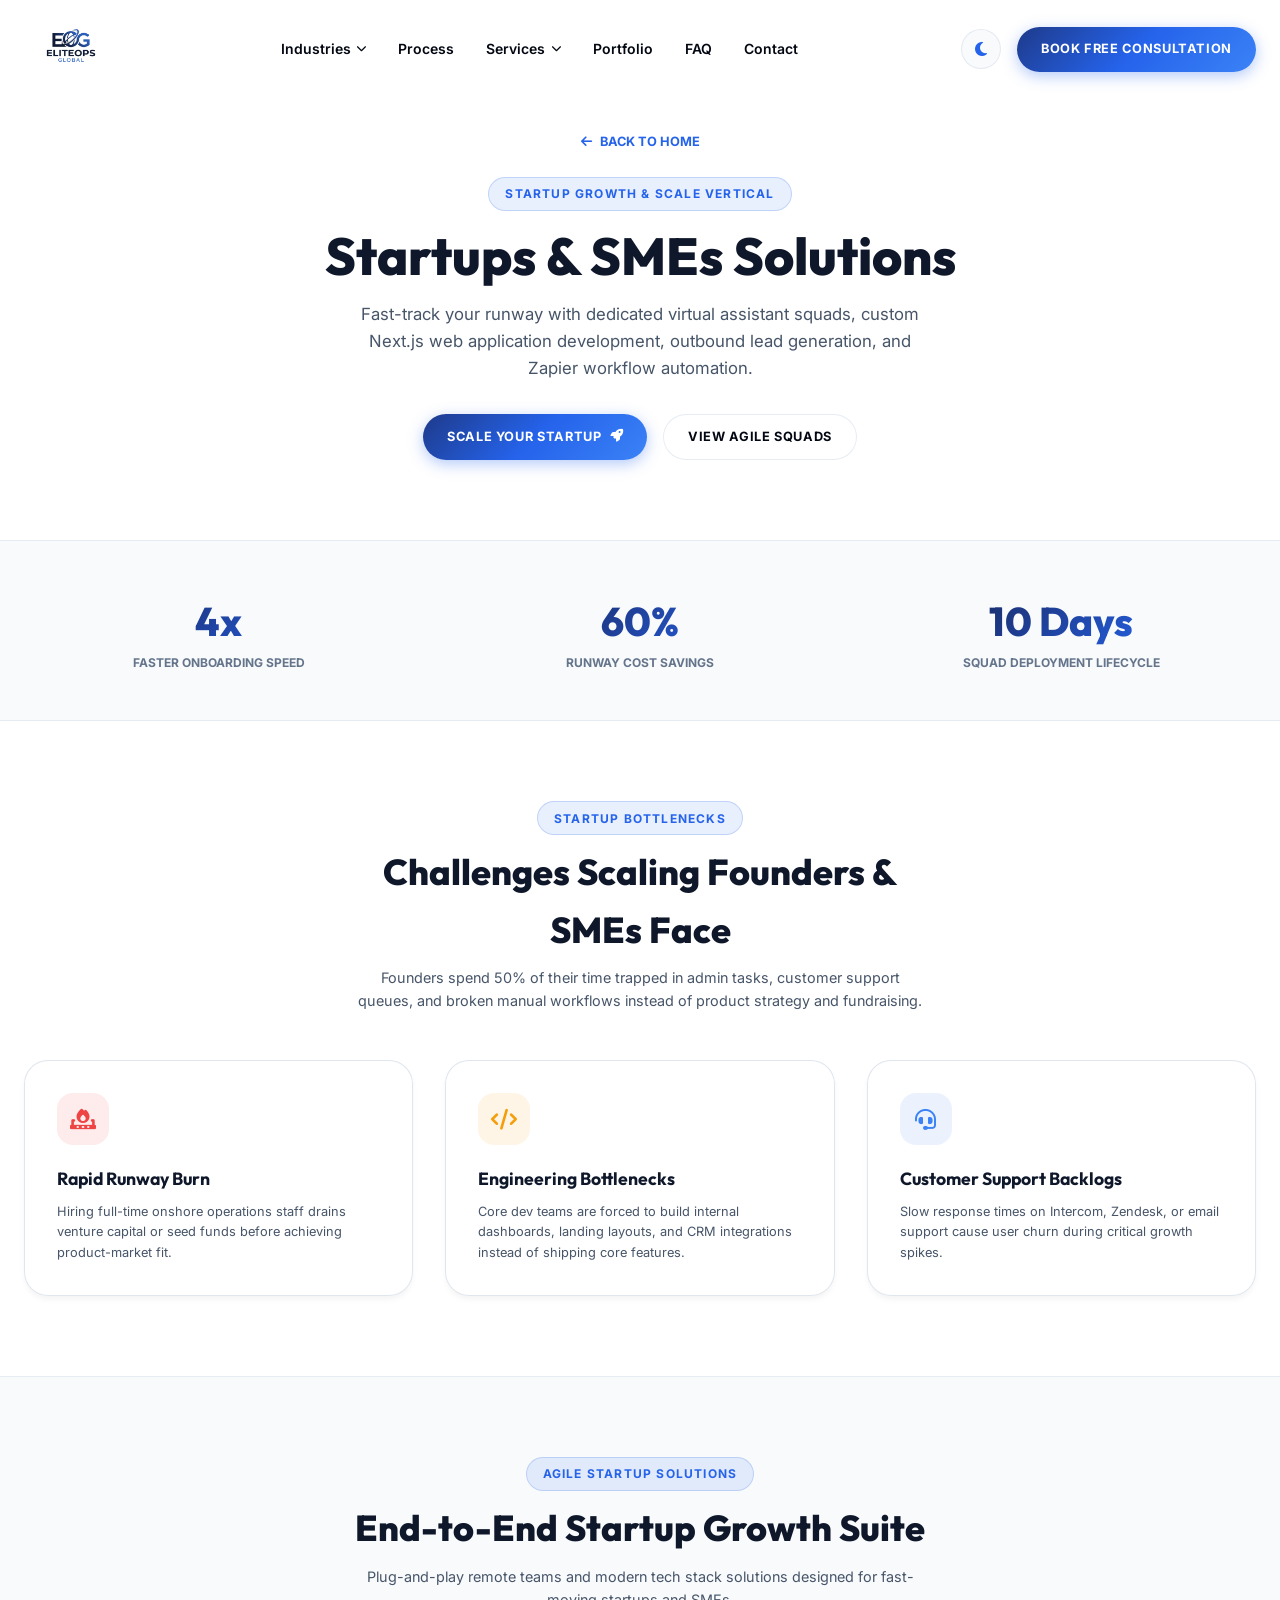
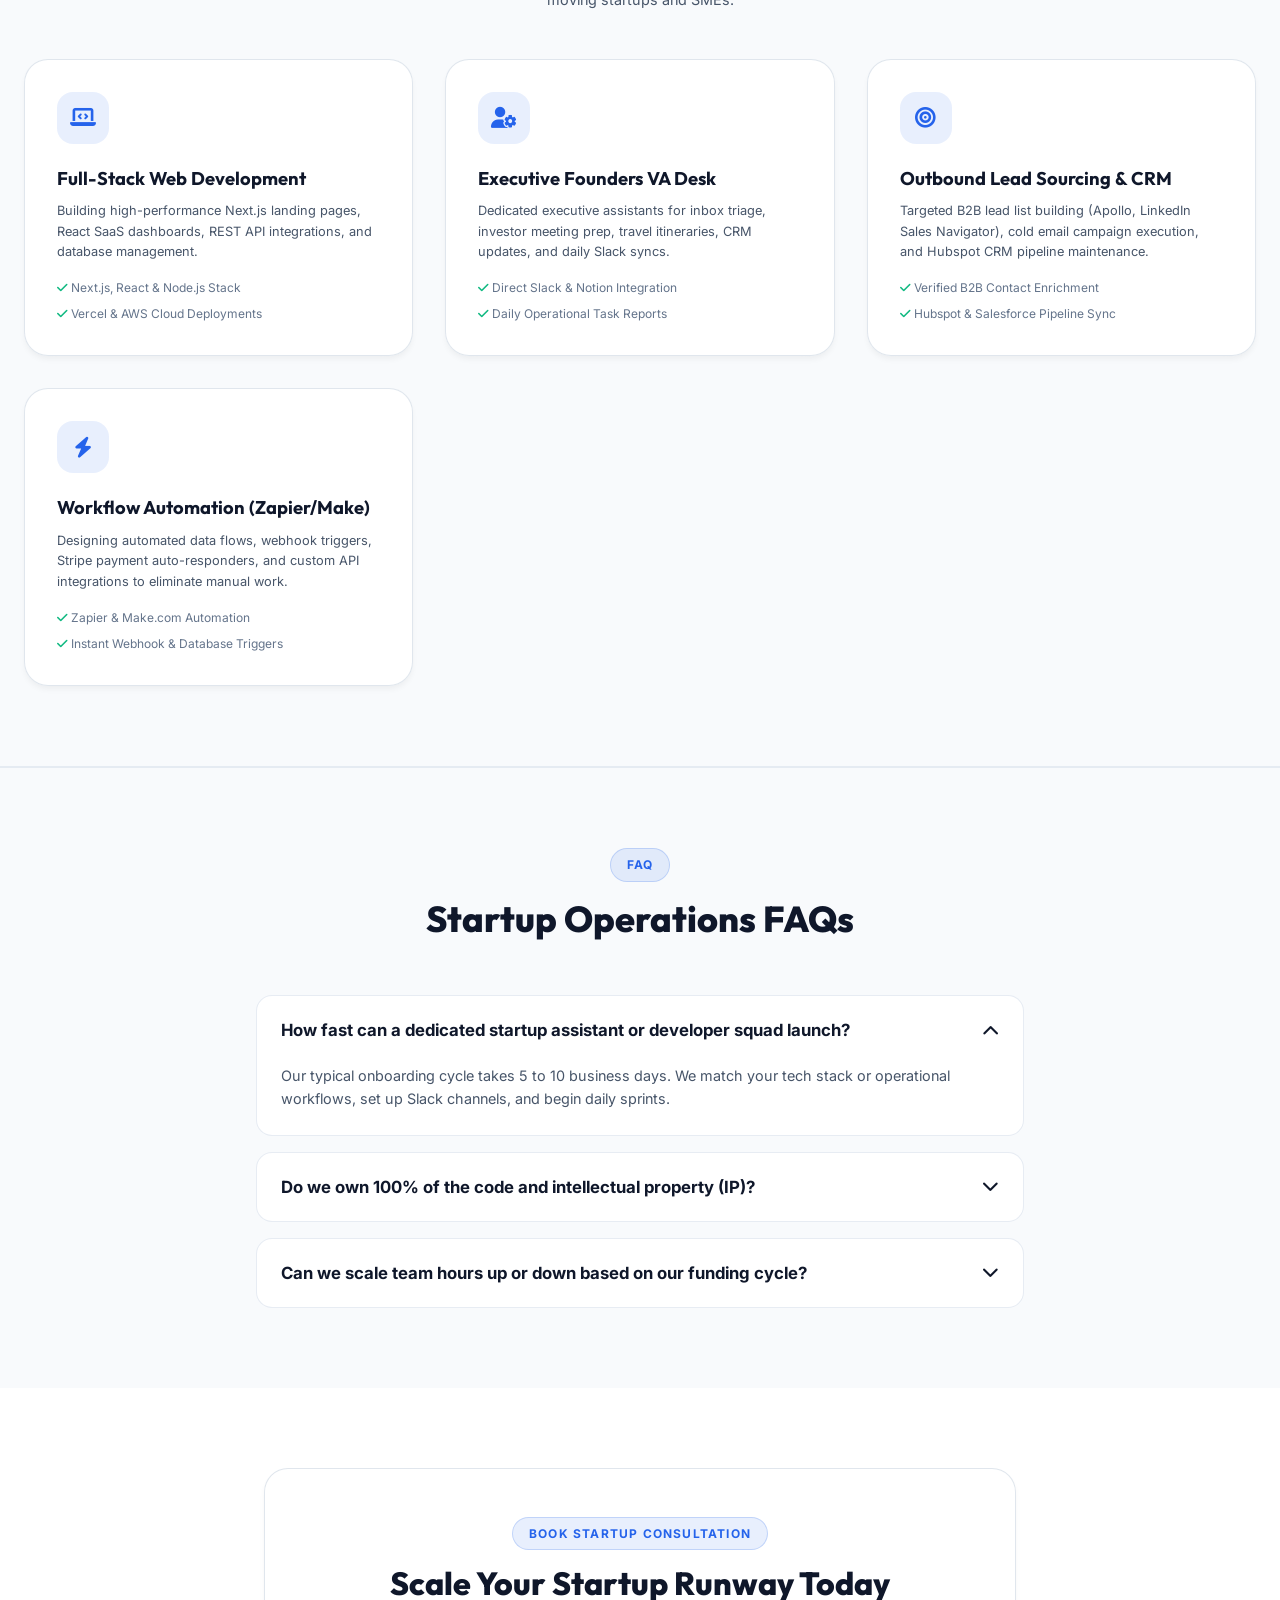
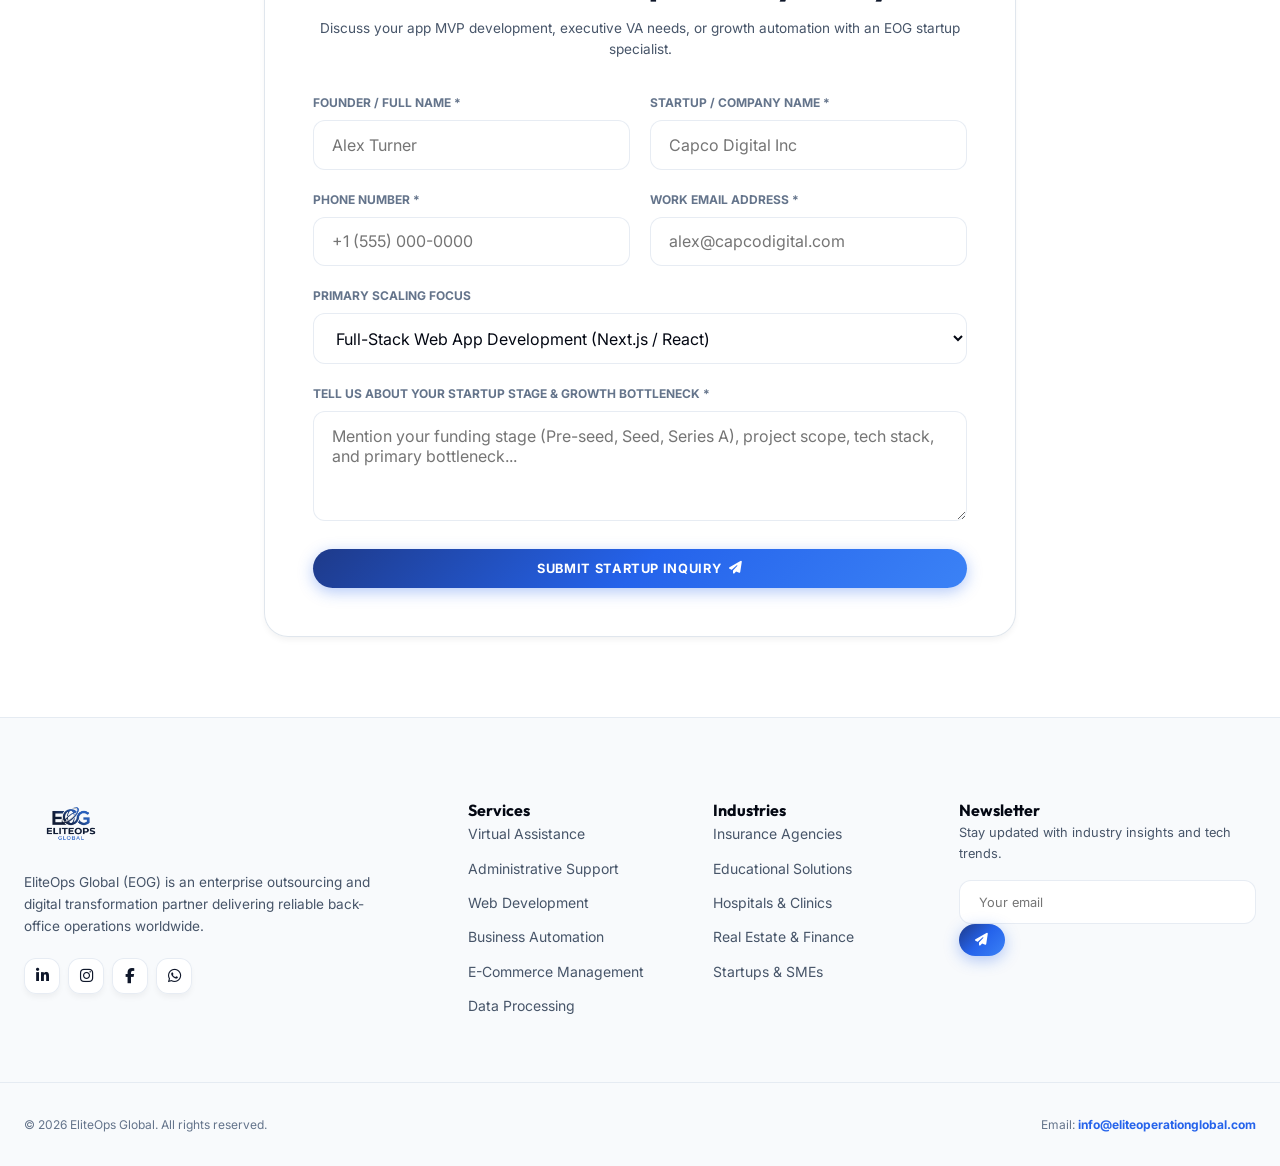
<file: industries/startups.html>
<!DOCTYPE html>
<html lang="en">
<head>
  <meta charset="UTF-8">
  <meta name="viewport" content="width=device-width, initial-scale=1.0">
  <title>Startups & SMEs Scaling Solutions | EliteOps Global</title>
  <meta name="description" content="Dedicated virtual assistant squads, custom web application development, lead generation, and automated workflows for scaling startups.">
  <link rel="icon" href="../logo.png">

  <!-- Open Graph Metadata -->
  <meta property="og:type" content="website">
  <meta property="og:title" content="Startups & SMEs Scaling Solutions | EliteOps Global">
  <meta property="og:description" content="Scale startup operations fast with 10-day onboarding, dedicated virtual teams, and custom web app development.">
  <meta property="og:image" content="https://eliteog.vercel.app/logo.png">
  <meta property="og:url" content="https://eliteog.vercel.app/industries/startups.html">

  <link rel="preconnect" href="https://fonts.googleapis.com">
  <link rel="preconnect" href="https://fonts.gstatic.com" crossorigin>
  <link href="https://fonts.googleapis.com/css2?family=Inter:wght@300;400;500;600;700;800&family=Outfit:wght@400;500;600;700;800;900&display=swap" rel="stylesheet">
  <link rel="stylesheet" href="https://cdnjs.cloudflare.com/ajax/libs/font-awesome/6.4.0/css/all.min.css">
  <link rel="stylesheet" href="../styles.css">
</head>
<body>

  <!-- TRAILING CUSTOM CURSOR -->
  <div class="custom-cursor"></div>
  <div class="custom-cursor-dot"></div>

  <!-- HEADER NAVBAR -->
  <header class="header scrolled">
    <div class="container nav-container">
      <a href="../index.html" class="logo-link">
        <img src="../logo.png" alt="EliteOps Global Logo">
      </a>

      <nav>
        <ul class="nav-links">
          <li class="nav-item">
            <a href="../index.html#industries" class="nav-link">Industries <i class="fa-solid fa-chevron-down" style="font-size: 0.65rem;"></i></a>
            <ul class="dropdown-menu">
              <li><a href="insurance.html" class="dropdown-link">Insurance Agencies</a></li>
              <li><a href="education.html" class="dropdown-link">Educational Institutions</a></li>
              <li><a href="healthcare.html" class="dropdown-link">Healthcare & Clinics</a></li>
              <li><a href="real-estate.html" class="dropdown-link">Real Estate & Finance</a></li>
              <li><a href="startups.html" class="dropdown-link">Startups & SMEs</a></li>
            </ul>
          </li>
          <li class="nav-item"><a href="../index.html#process" class="nav-link">Process</a></li>
          <li class="nav-item">
            <a href="../index.html#services" class="nav-link">Services <i class="fa-solid fa-chevron-down" style="font-size: 0.65rem;"></i></a>
            <ul class="dropdown-menu">
              <li><a href="../services/virtual-assistance.html" class="dropdown-link">Virtual Assistance</a></li>
              <li><a href="../services/administrative-support.html" class="dropdown-link">Administrative Support</a></li>
              <li><a href="../services/web-development.html" class="dropdown-link">Web Development</a></li>
              <li><a href="../services/business-automation.html" class="dropdown-link">Business Automation</a></li>
              <li><a href="../services/e-commerce-management.html" class="dropdown-link">E-Commerce Management</a></li>
              <li><a href="../services/data-processing.html" class="dropdown-link">Data Processing</a></li>
            </ul>
          </li>
          <li class="nav-item"><a href="../index.html#portfolio" class="nav-link">Portfolio</a></li>
          <li class="nav-item"><a href="../index.html#faq" class="nav-link">FAQ</a></li>
          <li class="nav-item"><a href="#contact" class="nav-link">Contact</a></li>
        </ul>
      </nav>

      <div class="nav-actions">
        <button class="btn-theme-toggle theme-toggle" aria-label="Toggle theme">
          <i class="fa-solid fa-moon"></i>
        </button>
        <a href="#contact" class="btn btn-primary btn-shine">Book Free Consultation</a>
        <button class="mobile-toggle" aria-label="Open Mobile Menu">
          <i class="fa-solid fa-bars"></i>
        </button>
      </div>
    </div>

    <!-- Mobile Drawer Menu -->
    <div class="mobile-drawer">
      <a href="../index.html#about" class="nav-link">About</a>
      <a href="../index.html#services" class="nav-link">Services</a>
      <a href="../index.html#industries" class="nav-link">Industries</a>
      <a href="../index.html#process" class="nav-link">Process</a>
      <a href="../index.html#portfolio" class="nav-link">Portfolio</a>
      <a href="../index.html#faq" class="nav-link">FAQ</a>
      <a href="../index.html#careers" class="nav-link">Careers</a>
      <a href="#contact" class="btn btn-primary btn-shine" style="width: 100%; text-align: center;">Book Free Consultation</a>
    </div>
  </header>

  <!-- HERO SECTION -->
  <section class="hero" style="min-height: 60vh; text-align: center; padding-top: 8rem;">
    <div class="container" style="max-width: 54rem;">
      <a href="../index.html" style="font-size: 0.8rem; font-weight: 700; color: var(--royal-500); text-transform: uppercase; display: inline-flex; align-items: center; gap: 0.5rem; margin-bottom: 1.5rem;">
        <i class="fa-solid fa-arrow-left"></i> Back to Home
      </a>
      <span class="badge" style="display: block; width: fit-content; margin: 0 auto 1rem;">Startup Growth & Scale Vertical</span>
      <h1 class="hero-title">Startups & SMEs Solutions</h1>
      <p class="hero-desc" style="margin: 0 auto 2rem;">
        Fast-track your runway with dedicated virtual assistant squads, custom Next.js web application development, outbound lead generation, and Zapier workflow automation.
      </p>
      <div style="display: flex; gap: 1rem; justify-content: center; flex-wrap: wrap;">
        <a href="#contact" class="btn btn-primary btn-shine">Scale Your Startup <i class="fa-solid fa-rocket"></i></a>
        <a href="#solutions" class="btn btn-secondary btn-shine">View Agile Squads</a>
      </div>
    </div>
  </section>

  <!-- METRICS BAR -->
  <section class="bg-alt border-t border-b" style="padding: 3rem 0; text-align: center;">
    <div class="container" style="display: grid; grid-template-columns: repeat(auto-fit, minmax(200px, 1fr)); gap: 2rem;">
      <div>
        <h3 class="text-gradient" style="font-size: 2.5rem; font-weight: 800;">4x</h3>
        <p style="font-size: 0.75rem; font-weight: 700; text-transform: uppercase; color: var(--text-muted);">Faster Onboarding Speed</p>
      </div>
      <div>
        <h3 class="text-gradient" style="font-size: 2.5rem; font-weight: 800;">60%</h3>
        <p style="font-size: 0.75rem; font-weight: 700; text-transform: uppercase; color: var(--text-muted);">Runway Cost Savings</p>
      </div>
      <div>
        <h3 class="text-gradient" style="font-size: 2.5rem; font-weight: 800;">10 Days</h3>
        <p style="font-size: 0.75rem; font-weight: 700; text-transform: uppercase; color: var(--text-muted);">Squad Deployment Lifecycle</p>
      </div>
    </div>
  </section>

  <!-- PAIN POINTS / CHALLENGES WE SOLVE -->
  <section style="padding: 5rem 0;">
    <div class="container">
      <div style="text-align: center; max-width: 36rem; margin: 0 auto 3rem;">
        <span class="badge">Startup Bottlenecks</span>
        <h2 style="font-size: 2.25rem; font-weight: 800; color: var(--text-heading); margin-top: 0.5rem;">
          Challenges Scaling Founders & SMEs Face
        </h2>
        <p style="color: var(--text-sub); font-size: 0.9rem; margin-top: 0.5rem;">
          Founders spend 50% of their time trapped in admin tasks, customer support queues, and broken manual workflows instead of product strategy and fundraising.
        </p>
      </div>

      <div style="display: grid; grid-template-columns: repeat(auto-fit, minmax(280px, 1fr)); gap: 2rem;">
        <div class="glass-card">
          <div class="service-icon" style="background: rgba(239, 68, 68, 0.1); color: #ef4444;">
            <i class="fa-solid fa-fire-burner"></i>
          </div>
          <h3 style="font-size: 1.1rem; color: var(--text-heading); margin: 0.75rem 0 0.5rem;">Rapid Runway Burn</h3>
          <p style="font-size: 0.8rem; color: var(--text-sub);">Hiring full-time onshore operations staff drains venture capital or seed funds before achieving product-market fit.</p>
        </div>

        <div class="glass-card">
          <div class="service-icon" style="background: rgba(245, 158, 11, 0.1); color: #f59e0b;">
            <i class="fa-solid fa-code"></i>
          </div>
          <h3 style="font-size: 1.1rem; color: var(--text-heading); margin: 0.75rem 0 0.5rem;">Engineering Bottlenecks</h3>
          <p style="font-size: 0.8rem; color: var(--text-sub);">Core dev teams are forced to build internal dashboards, landing layouts, and CRM integrations instead of shipping core features.</p>
        </div>

        <div class="glass-card">
          <div class="service-icon" style="background: rgba(59, 130, 246, 0.1); color: #3b82f6;">
            <i class="fa-solid fa-headset"></i>
          </div>
          <h3 style="font-size: 1.1rem; color: var(--text-heading); margin: 0.75rem 0 0.5rem;">Customer Support Backlogs</h3>
          <p style="font-size: 0.8rem; color: var(--text-sub);">Slow response times on Intercom, Zendesk, or email support cause user churn during critical growth spikes.</p>
        </div>
      </div>
    </div>
  </section>

  <!-- DEEP-DIVE SOLUTIONS MODULES -->
  <section id="solutions" class="bg-alt border-t border-b" style="padding: 5rem 0;">
    <div class="container">
      <div style="text-align: center; max-width: 36rem; margin: 0 auto 3rem;">
        <span class="badge">Agile Startup Solutions</span>
        <h2 style="font-size: 2.25rem; font-weight: 800; color: var(--text-heading); margin-top: 0.5rem;">
          End-to-End Startup Growth Suite
        </h2>
        <p style="color: var(--text-sub); font-size: 0.9rem; margin-top: 0.5rem;">
          Plug-and-play remote teams and modern tech stack solutions designed for fast-moving startups and SMEs.
        </p>
      </div>

      <div style="display: grid; grid-template-columns: repeat(auto-fit, minmax(300px, 1fr)); gap: 2rem;">
        <div class="glass-card">
          <div class="service-icon"><i class="fa-solid fa-laptop-code"></i></div>
          <h3 style="font-size: 1.15rem; color: var(--text-heading); margin-bottom: 0.5rem;">Full-Stack Web Development</h3>
          <p style="font-size: 0.8rem; color: var(--text-sub); margin-bottom: 1rem;">Building high-performance Next.js landing pages, React SaaS dashboards, REST API integrations, and database management.</p>
          <ul style="list-style: none; font-size: 0.75rem; color: var(--text-muted); display: flex; flex-direction: column; gap: 0.4rem;">
            <li><i class="fa-solid fa-check" style="color: #10b981;"></i> Next.js, React & Node.js Stack</li>
            <li><i class="fa-solid fa-check" style="color: #10b981;"></i> Vercel & AWS Cloud Deployments</li>
          </ul>
        </div>

        <div class="glass-card">
          <div class="service-icon"><i class="fa-solid fa-user-gear"></i></div>
          <h3 style="font-size: 1.15rem; color: var(--text-heading); margin-bottom: 0.5rem;">Executive Founders VA Desk</h3>
          <p style="font-size: 0.8rem; color: var(--text-sub); margin-bottom: 1rem;">Dedicated executive assistants for inbox triage, investor meeting prep, travel itineraries, CRM updates, and daily Slack syncs.</p>
          <ul style="list-style: none; font-size: 0.75rem; color: var(--text-muted); display: flex; flex-direction: column; gap: 0.4rem;">
            <li><i class="fa-solid fa-check" style="color: #10b981;"></i> Direct Slack & Notion Integration</li>
            <li><i class="fa-solid fa-check" style="color: #10b981;"></i> Daily Operational Task Reports</li>
          </ul>
        </div>

        <div class="glass-card">
          <div class="service-icon"><i class="fa-solid fa-bullseye"></i></div>
          <h3 style="font-size: 1.15rem; color: var(--text-heading); margin-bottom: 0.5rem;">Outbound Lead Sourcing & CRM</h3>
          <p style="font-size: 0.8rem; color: var(--text-sub); margin-bottom: 1rem;">Targeted B2B lead list building (Apollo, LinkedIn Sales Navigator), cold email campaign execution, and Hubspot CRM pipeline maintenance.</p>
          <ul style="list-style: none; font-size: 0.75rem; color: var(--text-muted); display: flex; flex-direction: column; gap: 0.4rem;">
            <li><i class="fa-solid fa-check" style="color: #10b981;"></i> Verified B2B Contact Enrichment</li>
            <li><i class="fa-solid fa-check" style="color: #10b981;"></i> Hubspot & Salesforce Pipeline Sync</li>
          </ul>
        </div>

        <div class="glass-card">
          <div class="service-icon"><i class="fa-solid fa-bolt"></i></div>
          <h3 style="font-size: 1.15rem; color: var(--text-heading); margin-bottom: 0.5rem;">Workflow Automation (Zapier/Make)</h3>
          <p style="font-size: 0.8rem; color: var(--text-sub); margin-bottom: 1rem;">Designing automated data flows, webhook triggers, Stripe payment auto-responders, and custom API integrations to eliminate manual work.</p>
          <ul style="list-style: none; font-size: 0.75rem; color: var(--text-muted); display: flex; flex-direction: column; gap: 0.4rem;">
            <li><i class="fa-solid fa-check" style="color: #10b981;"></i> Zapier & Make.com Automation</li>
            <li><i class="fa-solid fa-check" style="color: #10b981;"></i> Instant Webhook & Database Triggers</li>
          </ul>
        </div>
      </div>
    </div>
  </section>

  <!-- FAQ SECTION -->
  <section class="bg-alt border-t" style="padding: 5rem 0;">
    <div class="container">
      <div style="text-align: center; max-width: 36rem; margin: 0 auto 3rem;">
        <span class="badge">FAQ</span>
        <h2 style="font-size: 2.25rem; font-weight: 800; color: var(--text-heading); margin-top: 0.5rem;">
          Startup Operations FAQs
        </h2>
      </div>

      <div class="faq-list" style="max-width: 48rem; margin: 0 auto;">
        <div class="faq-item active">
          <button class="faq-question">
            How fast can a dedicated startup assistant or developer squad launch?
            <i class="fa-solid fa-chevron-down faq-icon"></i>
          </button>
          <div class="faq-answer">
            Our typical onboarding cycle takes 5 to 10 business days. We match your tech stack or operational workflows, set up Slack channels, and begin daily sprints.
          </div>
        </div>

        <div class="faq-item">
          <button class="faq-question">
            Do we own 100% of the code and intellectual property (IP)?
            <i class="fa-solid fa-chevron-down faq-icon"></i>
          </button>
          <div class="faq-answer">
            Yes, 100%. All custom web apps, codebases, graphics, and workflow scripts built by EliteOps Global belong entirely to your company under strict IP assignment agreements.
          </div>
        </div>

        <div class="faq-item">
          <button class="faq-question">
            Can we scale team hours up or down based on our funding cycle?
            <i class="fa-solid fa-chevron-down faq-icon"></i>
          </button>
          <div class="faq-answer">
            Yes. Our plans offer flexible month-to-month scaling with no long-term lock-in, allowing you to ramp up team size during product launches or scale down as needed.
          </div>
        </div>
      </div>
    </div>
  </section>

  <!-- IN-PAGE EMBEDDED CONSULTATION FORM -->
  <section id="contact" style="padding: 5rem 0;">
    <div class="container" style="max-width: 50rem;">
      <div class="glass-card" style="padding: 3rem;">
        <div style="text-align: center; margin-bottom: 2rem;">
          <span class="badge">Book Startup Consultation</span>
          <h2 style="font-size: 2rem; font-weight: 800; color: var(--text-heading); margin-top: 0.5rem;">
            Scale Your Startup Runway Today
          </h2>
          <p style="color: var(--text-sub); font-size: 0.85rem; margin-top: 0.5rem;">
            Discuss your app MVP development, executive VA needs, or growth automation with an EOG startup specialist.
          </p>
        </div>

        <form id="contact-form" action="https://formsubmit.co/info@eliteoperationglobal.com" method="POST">
          <input type="hidden" name="_subject" value="New Startup Scaling Inquiry - EliteOps Global">
          <input type="hidden" name="_captcha" value="false">
          <input type="hidden" name="_template" value="table">
          <input type="text" name="_honey" style="display:none">

          <div class="form-grid">
            <div class="form-group">
              <label>Founder / Full Name *</label>
              <input type="text" name="name" required placeholder="Alex Turner">
            </div>
            <div class="form-group">
              <label>Startup / Company Name *</label>
              <input type="text" name="company" required placeholder="Capco Digital Inc">
            </div>
            <div class="form-group">
              <label>Phone Number *</label>
              <input type="text" name="phone" required placeholder="+1 (555) 000-0000">
            </div>
            <div class="form-group">
              <label>Work Email Address *</label>
              <input type="email" name="email" required placeholder="alex@capcodigital.com">
            </div>
            <div class="form-group full">
              <label>Primary Scaling Focus</label>
              <select name="service">
                <option value="Startup - Full Stack Web Dev (Next.js/React)" selected>Full-Stack Web App Development (Next.js / React)</option>
                <option value="Startup - Executive Founders VA">Executive Founders Virtual Assistant Desk</option>
                <option value="Startup - Outbound Lead Gen & CRM">Outbound Lead Generation & Hubspot CRM</option>
                <option value="Startup - Workflow Automation (Zapier/Make)">Workflow Automation (Zapier / Make.com)</option>
              </select>
            </div>
            <div class="form-group full">
              <label>Tell Us About Your Startup Stage & Growth Bottleneck *</label>
              <textarea name="message" rows="4" required placeholder="Mention your funding stage (Pre-seed, Seed, Series A), project scope, tech stack, and primary bottleneck..."></textarea>
            </div>
            <div class="form-group full" style="margin-top: 0.5rem;">
              <button type="submit" class="btn btn-primary btn-shine" style="width: 100%;">Submit Startup Inquiry <i class="fa-solid fa-paper-plane"></i></button>
            </div>
          </div>
          <div class="form-msg" style="margin-top: 1rem; display: none; font-size: 0.85rem; padding: 0.75rem; border-radius: 0.5rem; text-align: center;"></div>
        </form>
      </div>
    </div>
  </section>

  <!-- FOOTER -->
  <footer class="footer">
    <div class="container footer-grid">
      <div>
        <a href="../index.html" class="logo-link">
          <img src="../logo.png" alt="EliteOps Global Logo">
        </a>
        <p style="font-size: 0.85rem; color: var(--text-sub); margin-top: 1rem; max-width: 22rem;">
          EliteOps Global (EOG) is an enterprise outsourcing and digital transformation partner delivering reliable back-office operations worldwide.
        </p>
        <div style="display: flex; gap: 0.5rem; margin-top: 1.25rem;">
          <a href="https://www.linkedin.com/in/eliteops-global-aa10a8422/" target="_blank" rel="noopener noreferrer" class="social-icon-btn" aria-label="LinkedIn" style="width: 2.25rem; height: 2.25rem; font-size: 0.95rem;">
            <i class="fa-brands fa-linkedin-in"></i>
          </a>
          <a href="https://www.instagram.com/elite_opsglobal/" target="_blank" rel="noopener noreferrer" class="social-icon-btn" aria-label="Instagram" style="width: 2.25rem; height: 2.25rem; font-size: 0.95rem;">
            <i class="fa-brands fa-instagram"></i>
          </a>
          <a href="https://facebook.com" target="_blank" rel="noopener noreferrer" class="social-icon-btn" aria-label="Facebook" style="width: 2.25rem; height: 2.25rem; font-size: 0.95rem;">
            <i class="fa-brands fa-facebook-f"></i>
          </a>
          <a href="https://wa.me/" target="_blank" rel="noopener noreferrer" class="social-icon-btn" aria-label="WhatsApp" style="width: 2.25rem; height: 2.25rem; font-size: 0.95rem;">
            <i class="fa-brands fa-whatsapp"></i>
          </a>
        </div>
      </div>

      <div>
        <h4>Services</h4>
        <ul class="footer-links">
          <li><a href="../services/virtual-assistance.html">Virtual Assistance</a></li>
          <li><a href="../services/administrative-support.html">Administrative Support</a></li>
          <li><a href="../services/web-development.html">Web Development</a></li>
          <li><a href="../services/business-automation.html">Business Automation</a></li>
          <li><a href="../services/e-commerce-management.html">E-Commerce Management</a></li>
          <li><a href="../services/data-processing.html">Data Processing</a></li>
        </ul>
      </div>

      <div>
        <h4>Industries</h4>
        <ul class="footer-links">
          <li><a href="insurance.html">Insurance Agencies</a></li>
          <li><a href="education.html">Educational Solutions</a></li>
          <li><a href="healthcare.html">Hospitals & Clinics</a></li>
          <li><a href="real-estate.html">Real Estate & Finance</a></li>
          <li><a href="startups.html">Startups & SMEs</a></li>
        </ul>
      </div>

      <div>
        <h4>Newsletter</h4>
        <p style="font-size: 0.8rem; color: var(--text-sub); margin-bottom: 1rem;">Stay updated with industry insights and tech trends.</p>
        <form id="newsletter-form" action="https://formsubmit.co/info@eliteoperationglobal.com" method="POST">
          <input type="hidden" name="_subject" value="New Newsletter Subscription - EliteOps Global">
          <input type="hidden" name="_captcha" value="false">
          <input type="hidden" name="_template" value="table">
          <input type="text" name="_honey" style="display:none">
          <input type="email" name="email" required placeholder="Your email" style="font-size: 0.8rem;">
          <button type="submit" class="btn btn-primary btn-shine" style="padding: 0.6rem 1rem;"><i class="fa-solid fa-paper-plane"></i></button>
        </form>
        <div class="form-msg" style="margin-top: 0.5rem; display: none; font-size: 0.75rem;"></div>
      </div>
    </div>

    <div class="container border-t" style="padding-top: 2rem; display: flex; justify-content: space-between; font-size: 0.75rem; color: var(--text-muted); flex-wrap: wrap; gap: 1rem;">
      <p>&copy; 2026 EliteOps Global. All rights reserved.</p>
      <div>Email: <a href="mailto:info@eliteoperationglobal.com" style="color: var(--royal-500); font-weight: 700;">info@eliteoperationglobal.com</a></div>
    </div>
  </footer>

  <script src="../script.js"></script>
</body>
</html>
</file>
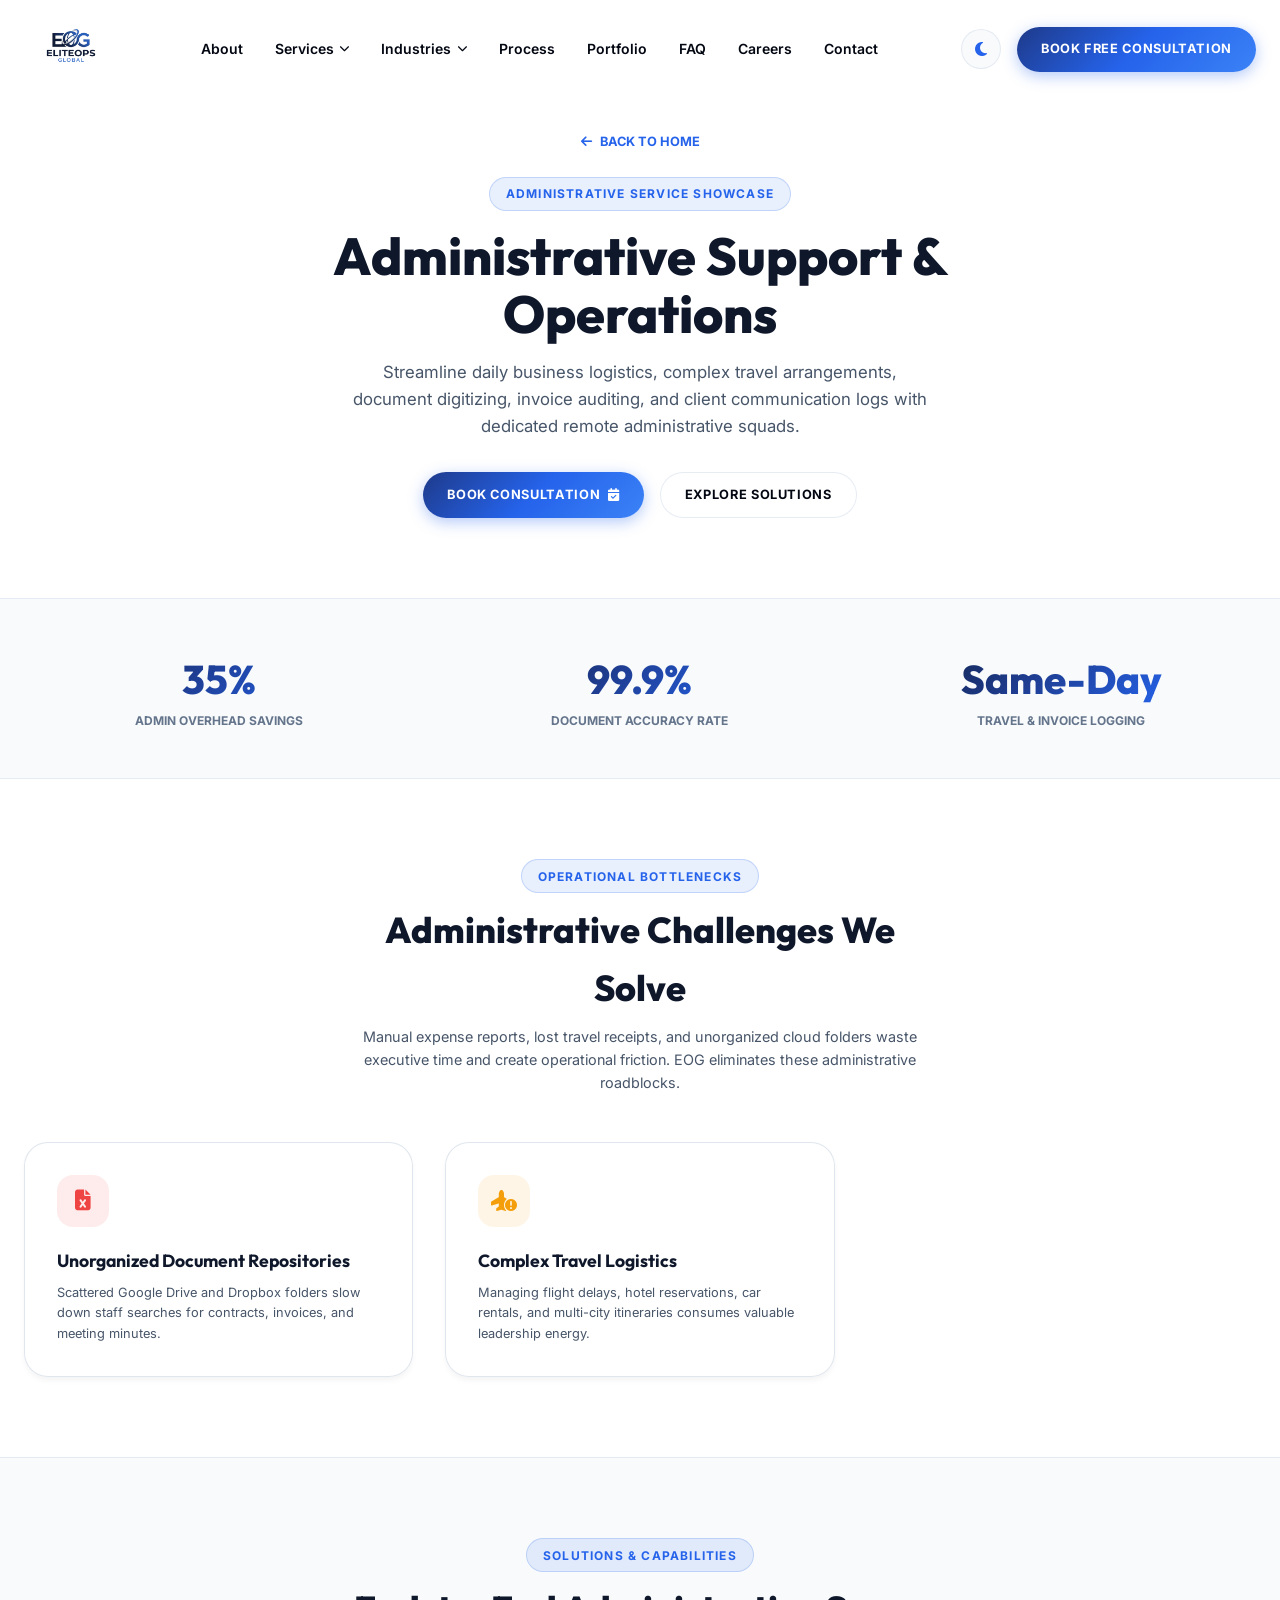
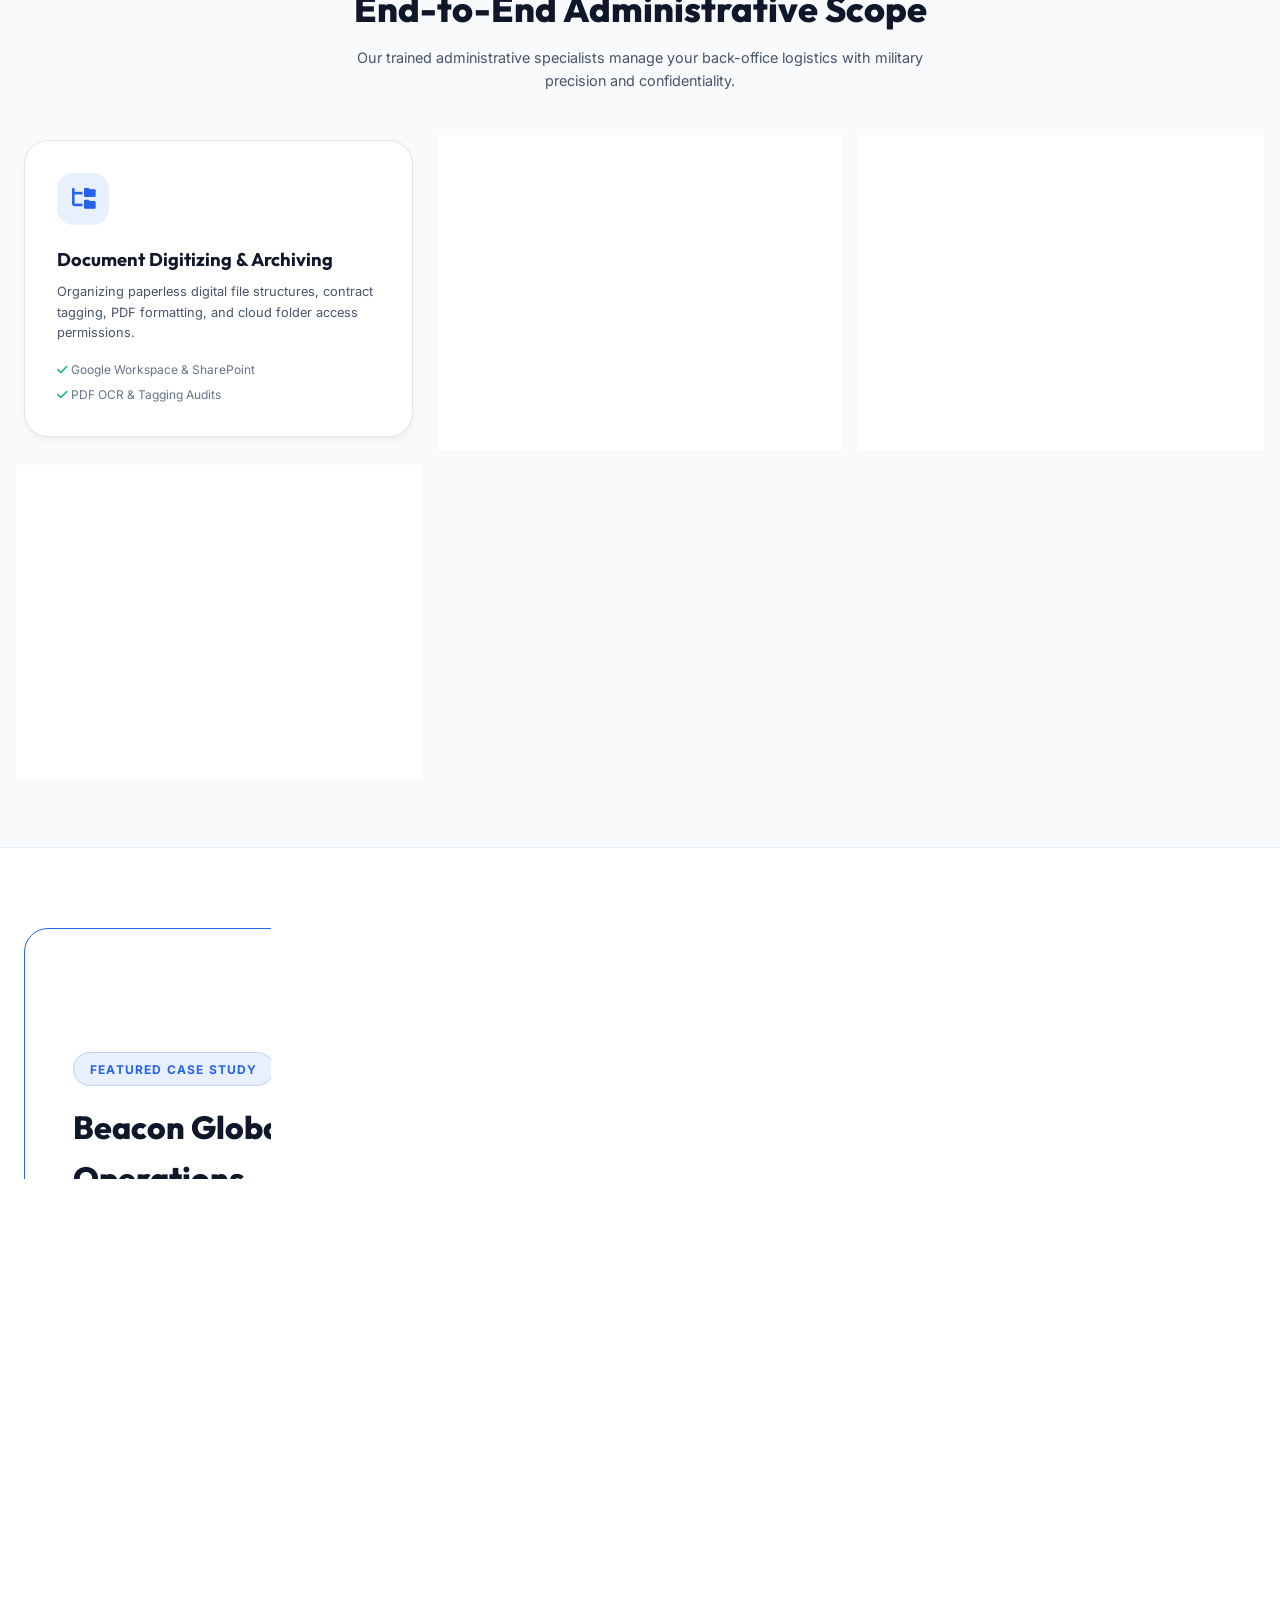
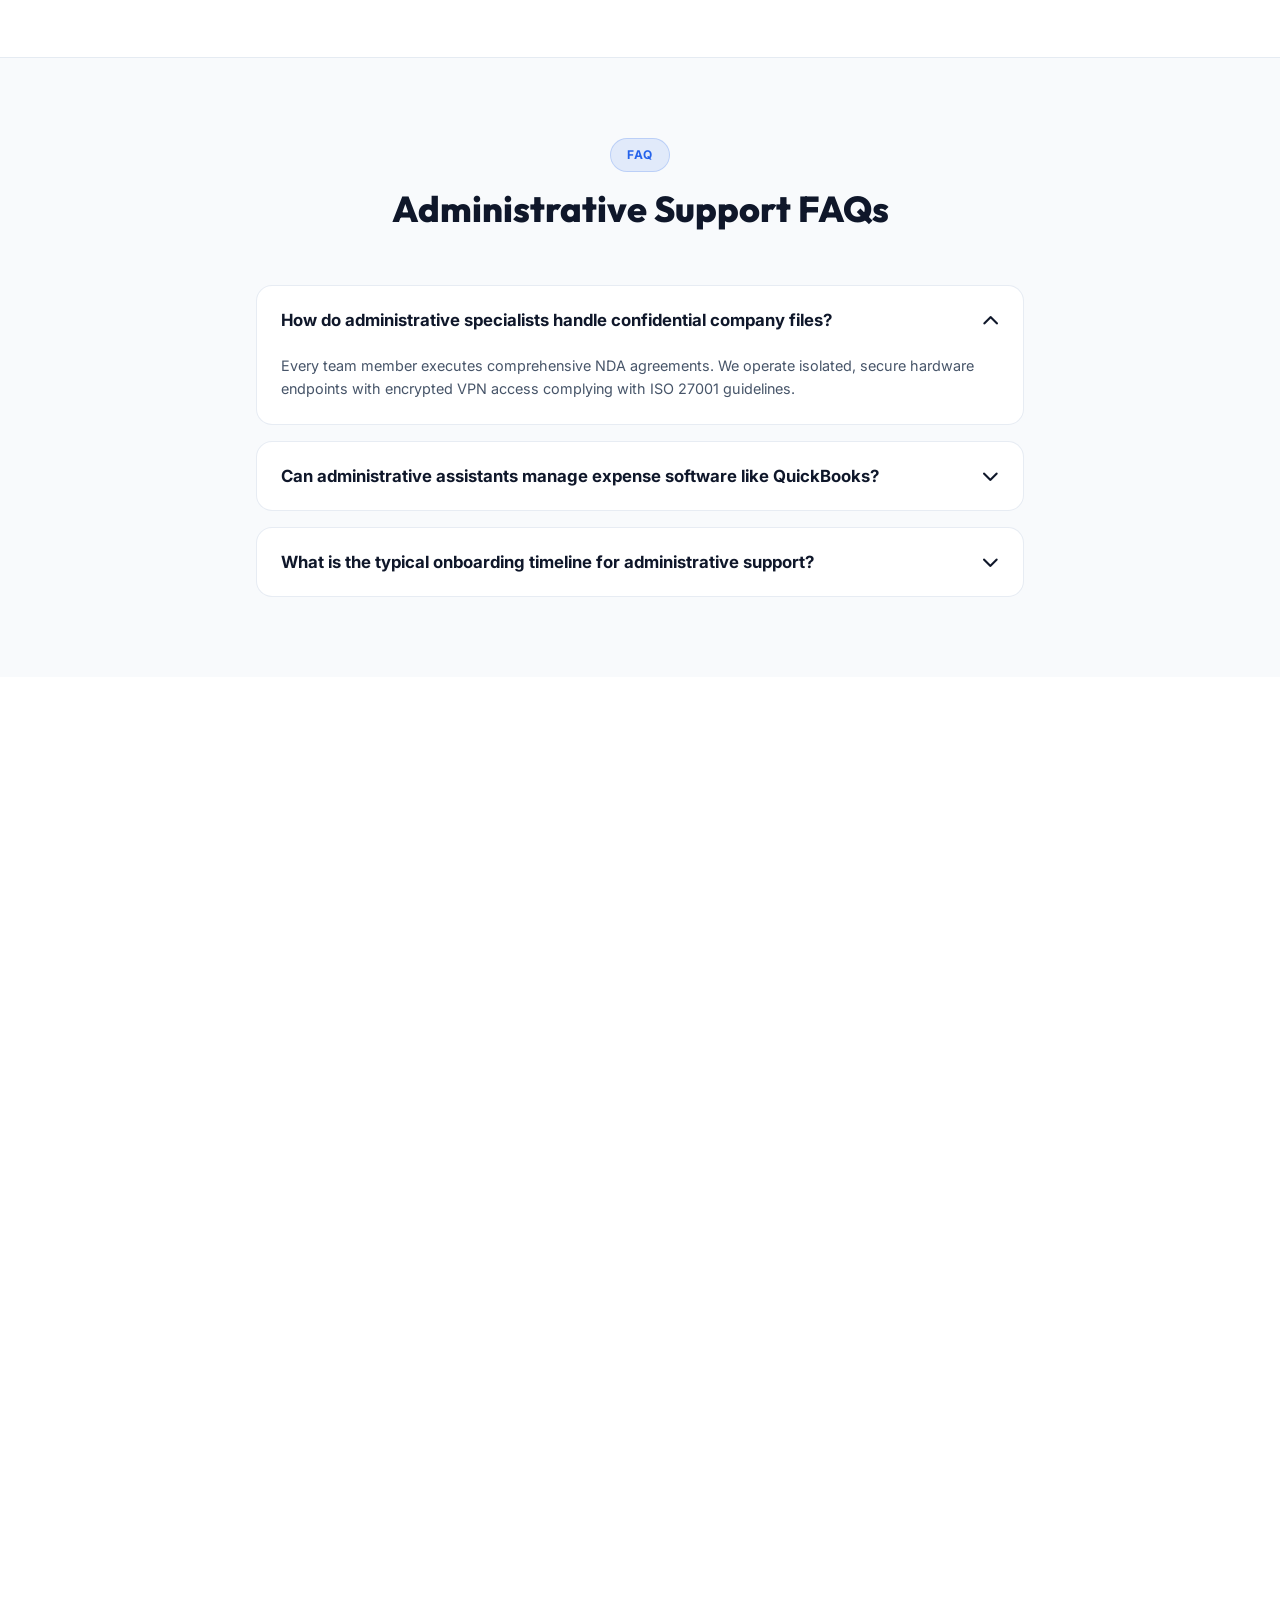
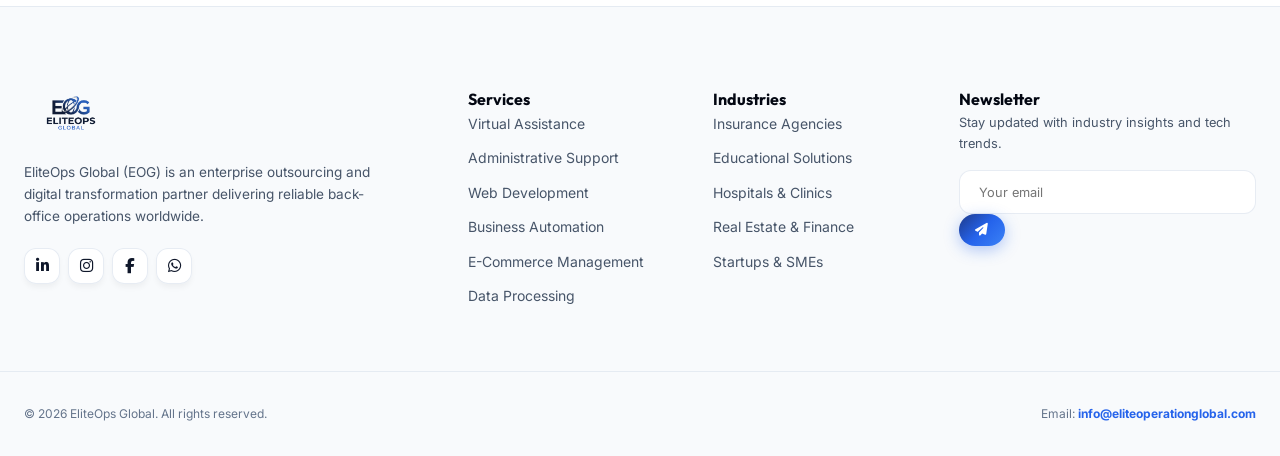
<file: services/administrative-support.html>
<!DOCTYPE html>
<html lang="en">
<head>
  <meta charset="UTF-8">
  <meta name="viewport" content="width=device-width, initial-scale=1.0">
  <title>Administrative Support & Executive Operations | EliteOps Global</title>
  <meta name="description" content="Streamline business operations with dedicated administrative support squads for document digitizing, travel logistics, client communications, and executive coordination.">
  <link rel="icon" href="../logo.png">

  <!-- Open Graph Metadata -->
  <meta property="og:type" content="website">
  <meta property="og:title" content="Administrative Support & Executive Operations | EliteOps Global">
  <meta property="og:description" content="Cut operational friction with dedicated administrative support, travel planning, document auditing, and client communication management.">
  <meta property="og:image" content="https://eliteog.vercel.app/logo.png">
  <meta property="og:url" content="https://eliteog.vercel.app/services/administrative-support.html">

  <link rel="preconnect" href="https://fonts.googleapis.com">
  <link rel="preconnect" href="https://fonts.gstatic.com" crossorigin>
  <link href="https://fonts.googleapis.com/css2?family=Inter:wght@300;400;500;600;700;800&family=Outfit:wght@400;500;600;700;800;900&display=swap" rel="stylesheet">
  <link rel="stylesheet" href="https://cdnjs.cloudflare.com/ajax/libs/font-awesome/6.4.0/css/all.min.css">
  <link rel="stylesheet" href="../styles.css">
</head>
<body>

  <!-- TRAILING CUSTOM CURSOR -->
  <div class="custom-cursor"></div>
  <div class="custom-cursor-dot"></div>

  <!-- HEADER NAVBAR -->
  <header class="header scrolled">
    <div class="container nav-container">
      <a href="../index.html" class="logo-link">
        <img src="../logo.png" alt="EliteOps Global Logo">
      </a>

      <nav>
        <ul class="nav-links">
          <li class="nav-item"><a href="../index.html#about" class="nav-link">About</a></li>
          <li class="nav-item">
            <a href="../index.html#services" class="nav-link">Services <i class="fa-solid fa-chevron-down" style="font-size: 0.65rem;"></i></a>
            <ul class="dropdown-menu">
              <li><a href="virtual-assistance.html" class="dropdown-link">Virtual Assistance</a></li>
              <li><a href="administrative-support.html" class="dropdown-link">Administrative Support</a></li>
              <li><a href="web-development.html" class="dropdown-link">Web Development</a></li>
              <li><a href="business-automation.html" class="dropdown-link">Business Automation</a></li>
              <li><a href="e-commerce-management.html" class="dropdown-link">E-Commerce Management</a></li>
              <li><a href="data-processing.html" class="dropdown-link">Data Processing</a></li>
            </ul>
          </li>
          <li class="nav-item">
            <a href="../index.html#industries" class="nav-link">Industries <i class="fa-solid fa-chevron-down" style="font-size: 0.65rem;"></i></a>
            <ul class="dropdown-menu">
              <li><a href="../industries/insurance.html" class="dropdown-link">Insurance Agencies</a></li>
              <li><a href="../industries/education.html" class="dropdown-link">Educational Institutions</a></li>
              <li><a href="../industries/healthcare.html" class="dropdown-link">Healthcare & Clinics</a></li>
              <li><a href="../industries/real-estate.html" class="dropdown-link">Real Estate & Finance</a></li>
              <li><a href="../industries/startups.html" class="dropdown-link">Startups & SMEs</a></li>
            </ul>
          </li>
          <li class="nav-item"><a href="../index.html#process" class="nav-link">Process</a></li>
          <li class="nav-item"><a href="../index.html#portfolio" class="nav-link">Portfolio</a></li>
          <li class="nav-item"><a href="../index.html#faq" class="nav-link">FAQ</a></li>
          <li class="nav-item"><a href="../index.html#careers" class="nav-link">Careers</a></li>
          <li class="nav-item"><a href="#contact" class="nav-link">Contact</a></li>
        </ul>
      </nav>

      <div class="nav-actions">
        <button class="btn-theme-toggle theme-toggle" aria-label="Toggle theme">
          <i class="fa-solid fa-moon"></i>
        </button>
        <a href="#contact" class="btn btn-primary btn-shine">Book Free Consultation</a>
        <button class="mobile-toggle" aria-label="Open Mobile Menu">
          <i class="fa-solid fa-bars"></i>
        </button>
      </div>
    </div>

    <!-- Mobile Drawer Menu -->
    <div class="mobile-drawer">
      <a href="../index.html#about" class="nav-link">About</a>
      <a href="../index.html#services" class="nav-link">Services</a>
      <a href="../index.html#industries" class="nav-link">Industries</a>
      <a href="../index.html#process" class="nav-link">Process</a>
      <a href="../index.html#portfolio" class="nav-link">Portfolio</a>
      <a href="../index.html#faq" class="nav-link">FAQ</a>
      <a href="../index.html#careers" class="nav-link">Careers</a>
      <a href="#contact" class="btn btn-primary btn-shine" style="width: 100%; text-align: center;">Book Free Consultation</a>
    </div>
  </header>

  <!-- HERO SECTION -->
  <section class="hero" style="min-height: 60vh; text-align: center; padding-top: 8rem;">
    <div class="container" style="max-width: 54rem;">
      <a href="../index.html" style="font-size: 0.8rem; font-weight: 700; color: var(--royal-500); text-transform: uppercase; display: inline-flex; align-items: center; gap: 0.5rem; margin-bottom: 1.5rem;">
        <i class="fa-solid fa-arrow-left"></i> Back to Home
      </a>
      <span class="badge" style="display: block; width: fit-content; margin: 0 auto 1rem;">Administrative Service Showcase</span>
      <h1 class="hero-title">Administrative Support & Operations</h1>
      <p class="hero-desc" style="margin: 0 auto 2rem;">
        Streamline daily business logistics, complex travel arrangements, document digitizing, invoice auditing, and client communication logs with dedicated remote administrative squads.
      </p>
      <div style="display: flex; gap: 1rem; justify-content: center; flex-wrap: wrap;">
        <a href="#contact" class="btn btn-primary btn-shine">Book Consultation <i class="fa-solid fa-calendar-check"></i></a>
        <a href="#solutions" class="btn btn-secondary btn-shine">Explore Solutions</a>
      </div>
    </div>
  </section>

  <!-- METRICS BAR -->
  <section class="bg-alt border-t border-b" style="padding: 3rem 0; text-align: center;">
    <div class="container" style="display: grid; grid-template-columns: repeat(auto-fit, minmax(200px, 1fr)); gap: 2rem;">
      <div>
        <h3 class="text-gradient" style="font-size: 2.5rem; font-weight: 800;">35%</h3>
        <p style="font-size: 0.75rem; font-weight: 700; text-transform: uppercase; color: var(--text-muted);">Admin Overhead Savings</p>
      </div>
      <div>
        <h3 class="text-gradient" style="font-size: 2.5rem; font-weight: 800;">99.9%</h3>
        <p style="font-size: 0.75rem; font-weight: 700; text-transform: uppercase; color: var(--text-muted);">Document Accuracy Rate</p>
      </div>
      <div>
        <h3 class="text-gradient" style="font-size: 2.5rem; font-weight: 800;">Same-Day</h3>
        <p style="font-size: 0.75rem; font-weight: 700; text-transform: uppercase; color: var(--text-muted);">Travel & Invoice Logging</p>
      </div>
    </div>
  </section>

  <!-- PAIN POINTS / CHALLENGES WE SOLVE -->
  <section style="padding: 5rem 0;">
    <div class="container">
      <div style="text-align: center; max-width: 36rem; margin: 0 auto 3rem;">
        <span class="badge">Operational Bottlenecks</span>
        <h2 style="font-size: 2.25rem; font-weight: 800; color: var(--text-heading); margin-top: 0.5rem;">
          Administrative Challenges We Solve
        </h2>
        <p style="color: var(--text-sub); font-size: 0.9rem; margin-top: 0.5rem;">
          Manual expense reports, lost travel receipts, and unorganized cloud folders waste executive time and create operational friction. EOG eliminates these administrative roadblocks.
        </p>
      </div>

      <div style="display: grid; grid-template-columns: repeat(auto-fit, minmax(280px, 1fr)); gap: 2rem;">
        <div class="glass-card">
          <div class="service-icon" style="background: rgba(239, 68, 68, 0.1); color: #ef4444;">
            <i class="fa-solid fa-file-excel"></i>
          </div>
          <h3 style="font-size: 1.1rem; color: var(--text-heading); margin: 0.75rem 0 0.5rem;">Unorganized Document Repositories</h3>
          <p style="font-size: 0.8rem; color: var(--text-sub);">Scattered Google Drive and Dropbox folders slow down staff searches for contracts, invoices, and meeting minutes.</p>
        </div>

        <div class="glass-card">
          <div class="service-icon" style="background: rgba(245, 158, 11, 0.1); color: #f59e0b;">
            <i class="fa-solid fa-plane-circle-exclamation"></i>
          </div>
          <h3 style="font-size: 1.1rem; color: var(--text-heading); margin: 0.75rem 0 0.5rem;">Complex Travel Logistics</h3>
          <p style="font-size: 0.8rem; color: var(--text-sub);">Managing flight delays, hotel reservations, car rentals, and multi-city itineraries consumes valuable leadership energy.</p>
        </div>

        <div class="glass-card">
          <div class="service-icon" style="background: rgba(59, 130, 246, 0.1); color: #3b82f6;">
            <i class="fa-solid fa-receipt"></i>
          </div>
          <h3 style="font-size: 1.1rem; color: var(--text-heading); margin: 0.75rem 0 0.5rem;">Expense & Invoice Friction</h3>
          <p style="font-size: 0.8rem; color: var(--text-sub);">Delayed receipt auditing and manual expense filing lead to missing tax deductions and unmonitored vendor charges.</p>
        </div>
      </div>
    </div>
  </section>

  <!-- DEEP-DIVE SOLUTIONS MODULES -->
  <section id="solutions" class="bg-alt border-t border-b" style="padding: 5rem 0;">
    <div class="container">
      <div style="text-align: center; max-width: 36rem; margin: 0 auto 3rem;">
        <span class="badge">Solutions & Capabilities</span>
        <h2 style="font-size: 2.25rem; font-weight: 800; color: var(--text-heading); margin-top: 0.5rem;">
          End-to-End Administrative Scope
        </h2>
        <p style="color: var(--text-sub); font-size: 0.9rem; margin-top: 0.5rem;">
          Our trained administrative specialists manage your back-office logistics with military precision and confidentiality.
        </p>
      </div>

      <div style="display: grid; grid-template-columns: repeat(auto-fit, minmax(300px, 1fr)); gap: 2rem;">
        <div class="glass-card">
          <div class="service-icon"><i class="fa-solid fa-folder-tree"></i></div>
          <h3 style="font-size: 1.15rem; color: var(--text-heading); margin-bottom: 0.5rem;">Document Digitizing & Archiving</h3>
          <p style="font-size: 0.8rem; color: var(--text-sub); margin-bottom: 1rem;">Organizing paperless digital file structures, contract tagging, PDF formatting, and cloud folder access permissions.</p>
          <ul style="list-style: none; font-size: 0.75rem; color: var(--text-muted); display: flex; flex-direction: column; gap: 0.4rem;">
            <li><i class="fa-solid fa-check" style="color: #10b981;"></i> Google Workspace & SharePoint</li>
            <li><i class="fa-solid fa-check" style="color: #10b981;"></i> PDF OCR & Tagging Audits</li>
          </ul>
        </div>

        <div class="glass-card">
          <div class="service-icon"><i class="fa-solid fa-plane-departure"></i></div>
          <h3 style="font-size: 1.15rem; color: var(--text-heading); margin-bottom: 0.5rem;">Executive Travel Logistics</h3>
          <p style="font-size: 0.8rem; color: var(--text-sub); margin-bottom: 1rem;">Complete booking of flights, hotels, ground transportation, visa paperwork, and day-by-day mobile itineraries.</p>
          <ul style="list-style: none; font-size: 0.75rem; color: var(--text-muted); display: flex; flex-direction: column; gap: 0.4rem;">
            <li><i class="fa-solid fa-check" style="color: #10b981;"></i> Expensify & TripActions Management</li>
            <li><i class="fa-solid fa-check" style="color: #10b981;"></i> 24/7 Flight Re-Booking Support</li>
          </ul>
        </div>

        <div class="glass-card">
          <div class="service-icon"><i class="fa-solid fa-receipt"></i></div>
          <h3 style="font-size: 1.15rem; color: var(--text-heading); margin-bottom: 0.5rem;">Expense & Invoice Processing</h3>
          <p style="font-size: 0.8rem; color: var(--text-sub); margin-bottom: 1rem;">Capturing expense receipts, vendor invoice auditing, credit card reconciliation, and QuickBooks expense entry.</p>
          <ul style="list-style: none; font-size: 0.75rem; color: var(--text-muted); display: flex; flex-direction: column; gap: 0.4rem;">
            <li><i class="fa-solid fa-check" style="color: #10b981;"></i> QuickBooks & Xero Categorization</li>
            <li><i class="fa-solid fa-check" style="color: #10b981;"></i> Monthly Expense Summary Reports</li>
          </ul>
        </div>

        <div class="glass-card">
          <div class="service-icon"><i class="fa-solid fa-headset"></i></div>
          <h3 style="font-size: 1.15rem; color: var(--text-heading); margin-bottom: 0.5rem;">Client Communication Logs</h3>
          <p style="font-size: 0.8rem; color: var(--text-sub); margin-bottom: 1rem;">Handling routine client follow-up calls, taking detailed meeting minutes, sending meeting action items, and logging communications.</p>
          <ul style="list-style: none; font-size: 0.75rem; color: var(--text-muted); display: flex; flex-direction: column; gap: 0.4rem;">
            <li><i class="fa-solid fa-check" style="color: #10b981;"></i> Meeting Minutes & Action Items</li>
            <li><i class="fa-solid fa-check" style="color: #10b981;"></i> Outbound Courtesy Follow-up Calls</li>
          </ul>
        </div>
      </div>
    </div>
  </section>

  <!-- CASE STUDY PROOF POINT -->
  <section style="padding: 5rem 0;">
    <div class="container">
      <div class="glass-card" style="padding: 3rem; border-color: var(--royal-500); display: grid; grid-template-columns: repeat(auto-fit, minmax(300px, 1fr)); gap: 3rem; align-items: center;">
        <div>
          <span class="badge" style="margin-bottom: 1rem;">Featured Case Study</span>
          <h2 style="font-size: 2rem; font-weight: 800; color: var(--text-heading); margin-bottom: 1rem;">
            Beacon Global Corporate Operations
          </h2>
          <p style="color: var(--text-sub); font-size: 0.9rem; margin-bottom: 1.5rem;">
            Beacon Global deployed an EOG administrative support squad to digitize 10,000+ corporate contracts and automate monthly travel expense reconciliation across 6 regional offices.
          </p>
          <div style="display: grid; grid-template-columns: 1fr 1fr; gap: 1rem; margin-bottom: 1.5rem;">
            <div>
              <h4 class="text-gradient" style="font-size: 2rem; font-weight: 800;">35%</h4>
              <p style="font-size: 0.75rem; color: var(--text-muted); font-weight: 700; text-transform: uppercase;">Direct Admin Savings</p>
            </div>
            <div>
              <h4 class="text-gradient" style="font-size: 2rem; font-weight: 800;">100%</h4>
              <p style="font-size: 0.75rem; color: var(--text-muted); font-weight: 700; text-transform: uppercase;">Paperless Cloud Audit</p>
            </div>
          </div>
          <a href="#contact" class="btn btn-primary btn-shine">
            Request Admin Scope <i class="fa-solid fa-arrow-right"></i>
          </a>
        </div>

        <div style="position: relative; border-radius: 1rem; overflow: hidden; box-shadow: var(--shadow-lg);">
          <img src="../portfolio/capco.png" alt="Beacon Global Administrative Case Study" style="width: 100%; height: 100%; object-fit: cover;">
        </div>
      </div>
    </div>
  </section>

  <!-- FAQ SECTION -->
  <section class="bg-alt border-t" style="padding: 5rem 0;">
    <div class="container">
      <div style="text-align: center; max-width: 36rem; margin: 0 auto 3rem;">
        <span class="badge">FAQ</span>
        <h2 style="font-size: 2.25rem; font-weight: 800; color: var(--text-heading); margin-top: 0.5rem;">
          Administrative Support FAQs
        </h2>
      </div>

      <div class="faq-list" style="max-width: 48rem; margin: 0 auto;">
        <div class="faq-item active">
          <button class="faq-question">
            How do administrative specialists handle confidential company files?
            <i class="fa-solid fa-chevron-down faq-icon"></i>
          </button>
          <div class="faq-answer">
            Every team member executes comprehensive NDA agreements. We operate isolated, secure hardware endpoints with encrypted VPN access complying with ISO 27001 guidelines.
          </div>
        </div>

        <div class="faq-item">
          <button class="faq-question">
            Can administrative assistants manage expense software like QuickBooks?
            <i class="fa-solid fa-chevron-down faq-icon"></i>
          </button>
          <div class="faq-answer">
            Yes. Our specialists are trained in QuickBooks Online, Xero, Expensify, and Concur to categorize receipts and reconcile monthly statements.
          </div>
        </div>

        <div class="faq-item">
          <button class="faq-question">
            What is the typical onboarding timeline for administrative support?
            <i class="fa-solid fa-chevron-down faq-icon"></i>
          </button>
          <div class="faq-answer">
            Our onboarding cycle takes 5 to 10 business days. We map your internal SOP workflows and assign pre-vetted specialists aligned with your timezone.
          </div>
        </div>
      </div>
    </div>
  </section>

  <!-- IN-PAGE EMBEDDED CONSULTATION FORM -->
  <section id="contact" style="padding: 5rem 0;">
    <div class="container" style="max-width: 50rem;">
      <div class="glass-card" style="padding: 3rem;">
        <div style="text-align: center; margin-bottom: 2rem;">
          <span class="badge">Book Free Consultation</span>
          <h2 style="font-size: 2rem; font-weight: 800; color: var(--text-heading); margin-top: 0.5rem;">
            Streamline Your Administrative Operations
          </h2>
          <p style="color: var(--text-sub); font-size: 0.85rem; margin-top: 0.5rem;">
            Connect directly with an EOG administrative ops specialist to outline your task scope and request a custom proposal.
          </p>
        </div>

        <form id="contact-form" action="https://formsubmit.co/info@eliteoperationglobal.com" method="POST">
          <input type="hidden" name="_subject" value="New Administrative Support Inquiry - EliteOps Global">
          <input type="hidden" name="_captcha" value="false">
          <input type="hidden" name="_template" value="table">
          <input type="text" name="_honey" style="display:none">

          <div class="form-grid">
            <div class="form-group">
              <label>Full Name *</label>
              <input type="text" name="name" required placeholder="Jane Smith">
            </div>
            <div class="form-group">
              <label>Company Name *</label>
              <input type="text" name="company" required placeholder="Beacon Corporate Group">
            </div>
            <div class="form-group">
              <label>Phone Number *</label>
              <input type="text" name="phone" required placeholder="+1 (555) 000-0000">
            </div>
            <div class="form-group">
              <label>Work Email Address *</label>
              <input type="email" name="email" required placeholder="jane@beacon.com">
            </div>
            <div class="form-group full">
              <label>Primary Service Focus</label>
              <select name="service">
                <option value="Administrative Support - Travel & Expenses" selected>Executive Travel & Expense Audits</option>
                <option value="Administrative Support - Document Archiving">Document Digitizing & Cloud Archiving</option>
                <option value="Administrative Support - Meeting Minutes">Meeting Minutes & Courtesy Calls</option>
                <option value="Administrative Support - Operations">General Corporate Back-Office Operations</option>
              </select>
            </div>
            <div class="form-group full">
              <label>Tell Us About Your Administrative Scope & Tools *</label>
              <textarea name="message" rows="4" required placeholder="Mention your primary administrative tasks, weekly volume, and software tools..."></textarea>
            </div>
            <div class="form-group full" style="margin-top: 0.5rem;">
              <button type="submit" class="btn btn-primary btn-shine" style="width: 100%;">Submit Consultation Request <i class="fa-solid fa-paper-plane"></i></button>
            </div>
          </div>
          <div class="form-msg" style="margin-top: 1rem; display: none; font-size: 0.85rem; padding: 0.75rem; border-radius: 0.5rem; text-align: center;"></div>
        </form>
      </div>
    </div>
  </section>

  <!-- FOOTER -->
  <footer class="footer">
    <div class="container footer-grid">
      <div>
        <a href="../index.html" class="logo-link">
          <img src="../logo.png" alt="EliteOps Global Logo">
        </a>
        <p style="font-size: 0.85rem; color: var(--text-sub); margin-top: 1rem; max-width: 22rem;">
          EliteOps Global (EOG) is an enterprise outsourcing and digital transformation partner delivering reliable back-office operations worldwide.
        </p>
        <div style="display: flex; gap: 0.5rem; margin-top: 1.25rem;">
          <a href="https://www.linkedin.com/in/eliteops-global-aa10a8422/" target="_blank" rel="noopener noreferrer" class="social-icon-btn" aria-label="LinkedIn" style="width: 2.25rem; height: 2.25rem; font-size: 0.95rem;">
            <i class="fa-brands fa-linkedin-in"></i>
          </a>
          <a href="https://www.instagram.com/elite_opsglobal/" target="_blank" rel="noopener noreferrer" class="social-icon-btn" aria-label="Instagram" style="width: 2.25rem; height: 2.25rem; font-size: 0.95rem;">
            <i class="fa-brands fa-instagram"></i>
          </a>
          <a href="https://facebook.com" target="_blank" rel="noopener noreferrer" class="social-icon-btn" aria-label="Facebook" style="width: 2.25rem; height: 2.25rem; font-size: 0.95rem;">
            <i class="fa-brands fa-facebook-f"></i>
          </a>
          <a href="https://wa.me/" target="_blank" rel="noopener noreferrer" class="social-icon-btn" aria-label="WhatsApp" style="width: 2.25rem; height: 2.25rem; font-size: 0.95rem;">
            <i class="fa-brands fa-whatsapp"></i>
          </a>
        </div>
      </div>

      <div>
        <h4>Services</h4>
        <ul class="footer-links">
          <li><a href="virtual-assistance.html">Virtual Assistance</a></li>
          <li><a href="administrative-support.html">Administrative Support</a></li>
          <li><a href="web-development.html">Web Development</a></li>
          <li><a href="business-automation.html">Business Automation</a></li>
          <li><a href="e-commerce-management.html">E-Commerce Management</a></li>
          <li><a href="data-processing.html">Data Processing</a></li>
        </ul>
      </div>

      <div>
        <h4>Industries</h4>
        <ul class="footer-links">
          <li><a href="../industries/insurance.html">Insurance Agencies</a></li>
          <li><a href="../industries/education.html">Educational Solutions</a></li>
          <li><a href="../industries/healthcare.html">Hospitals & Clinics</a></li>
          <li><a href="../industries/real-estate.html">Real Estate & Finance</a></li>
          <li><a href="../industries/startups.html">Startups & SMEs</a></li>
        </ul>
      </div>

      <div>
        <h4>Newsletter</h4>
        <p style="font-size: 0.8rem; color: var(--text-sub); margin-bottom: 1rem;">Stay updated with industry insights and tech trends.</p>
        <form id="newsletter-form" action="https://formsubmit.co/info@eliteoperationglobal.com" method="POST">
          <input type="hidden" name="_subject" value="New Newsletter Subscription - EliteOps Global">
          <input type="hidden" name="_captcha" value="false">
          <input type="hidden" name="_template" value="table">
          <input type="text" name="_honey" style="display:none">
          <input type="email" name="email" required placeholder="Your email" style="font-size: 0.8rem;">
          <button type="submit" class="btn btn-primary btn-shine" style="padding: 0.6rem 1rem;"><i class="fa-solid fa-paper-plane"></i></button>
        </form>
        <div class="form-msg" style="margin-top: 0.5rem; display: none; font-size: 0.75rem;"></div>
      </div>
    </div>

    <div class="container border-t" style="padding-top: 2rem; display: flex; justify-content: space-between; font-size: 0.75rem; color: var(--text-muted); flex-wrap: wrap; gap: 1rem;">
      <p>&copy; 2026 EliteOps Global. All rights reserved.</p>
      <div>Email: <a href="mailto:info@eliteoperationglobal.com" style="color: var(--royal-500); font-weight: 700;">info@eliteoperationglobal.com</a></div>
    </div>
  </footer>

  <script src="../script.js"></script>
</body>
</html>
</file>
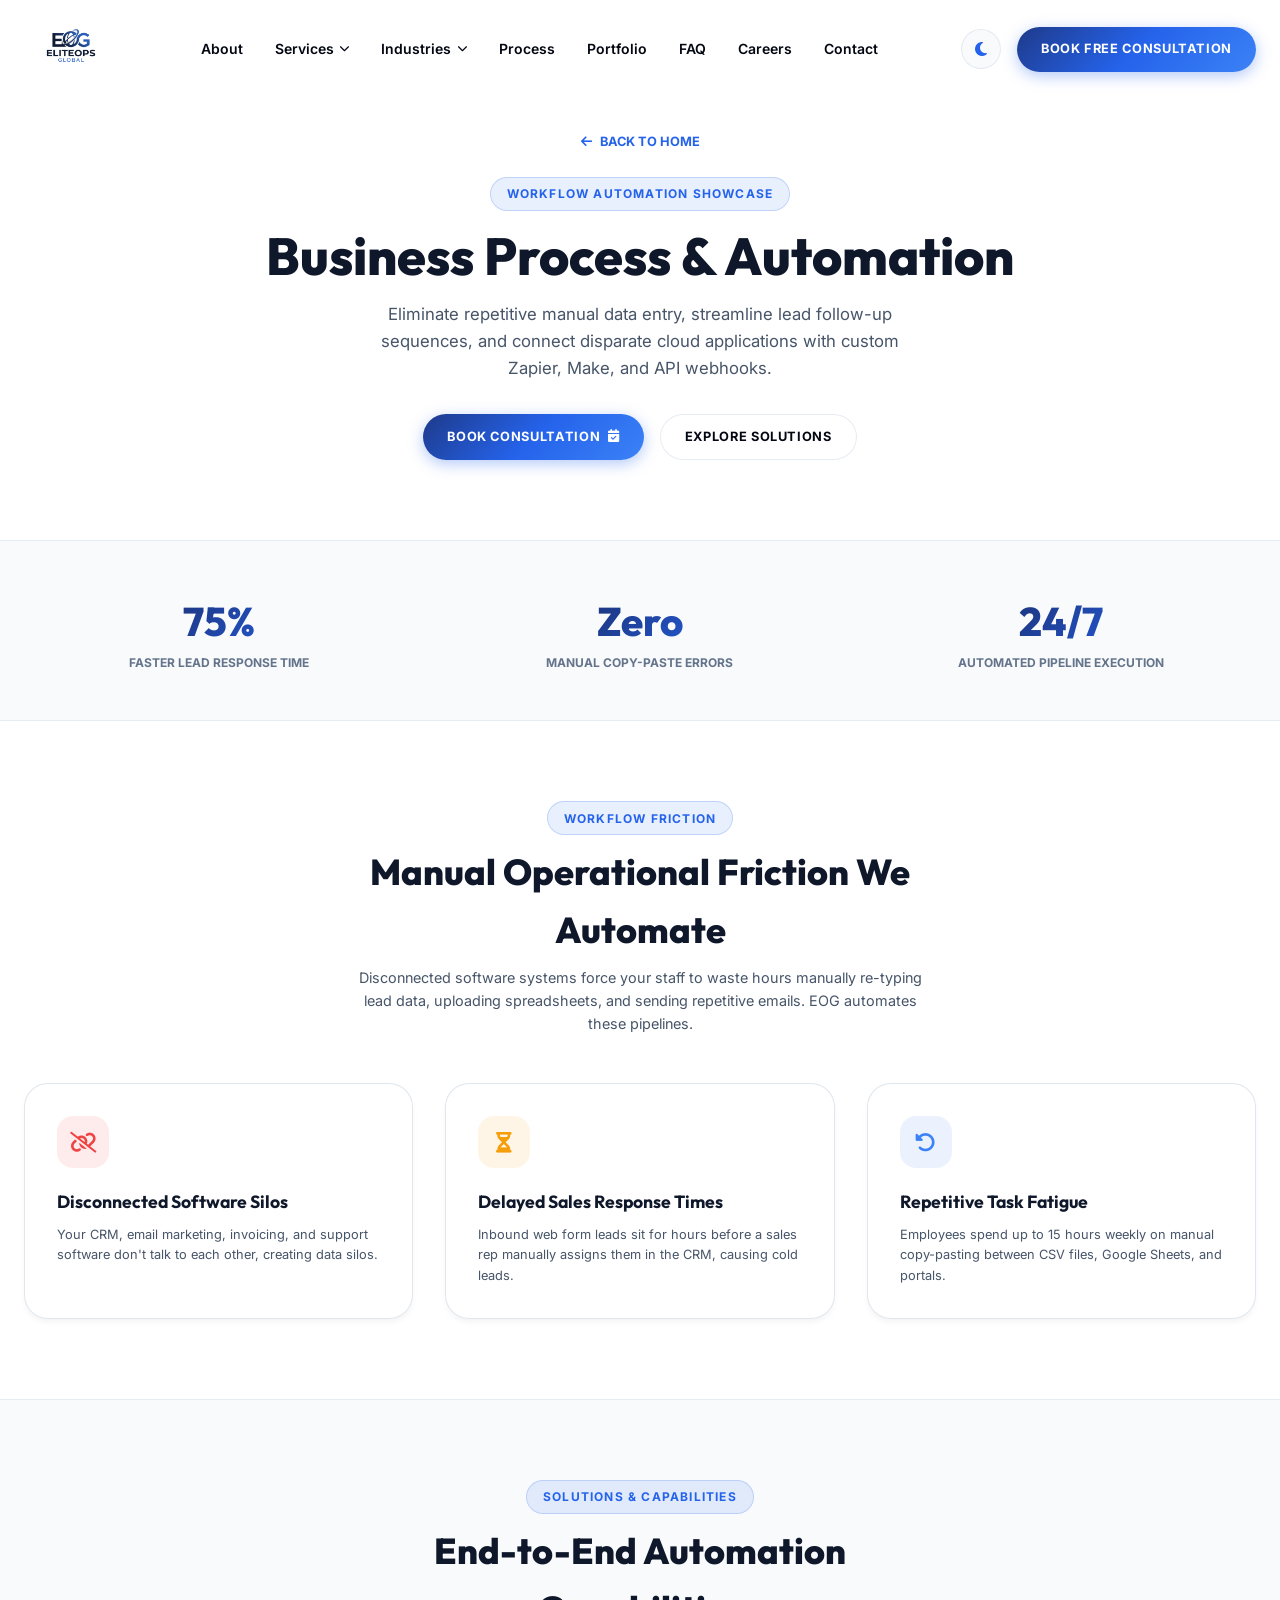
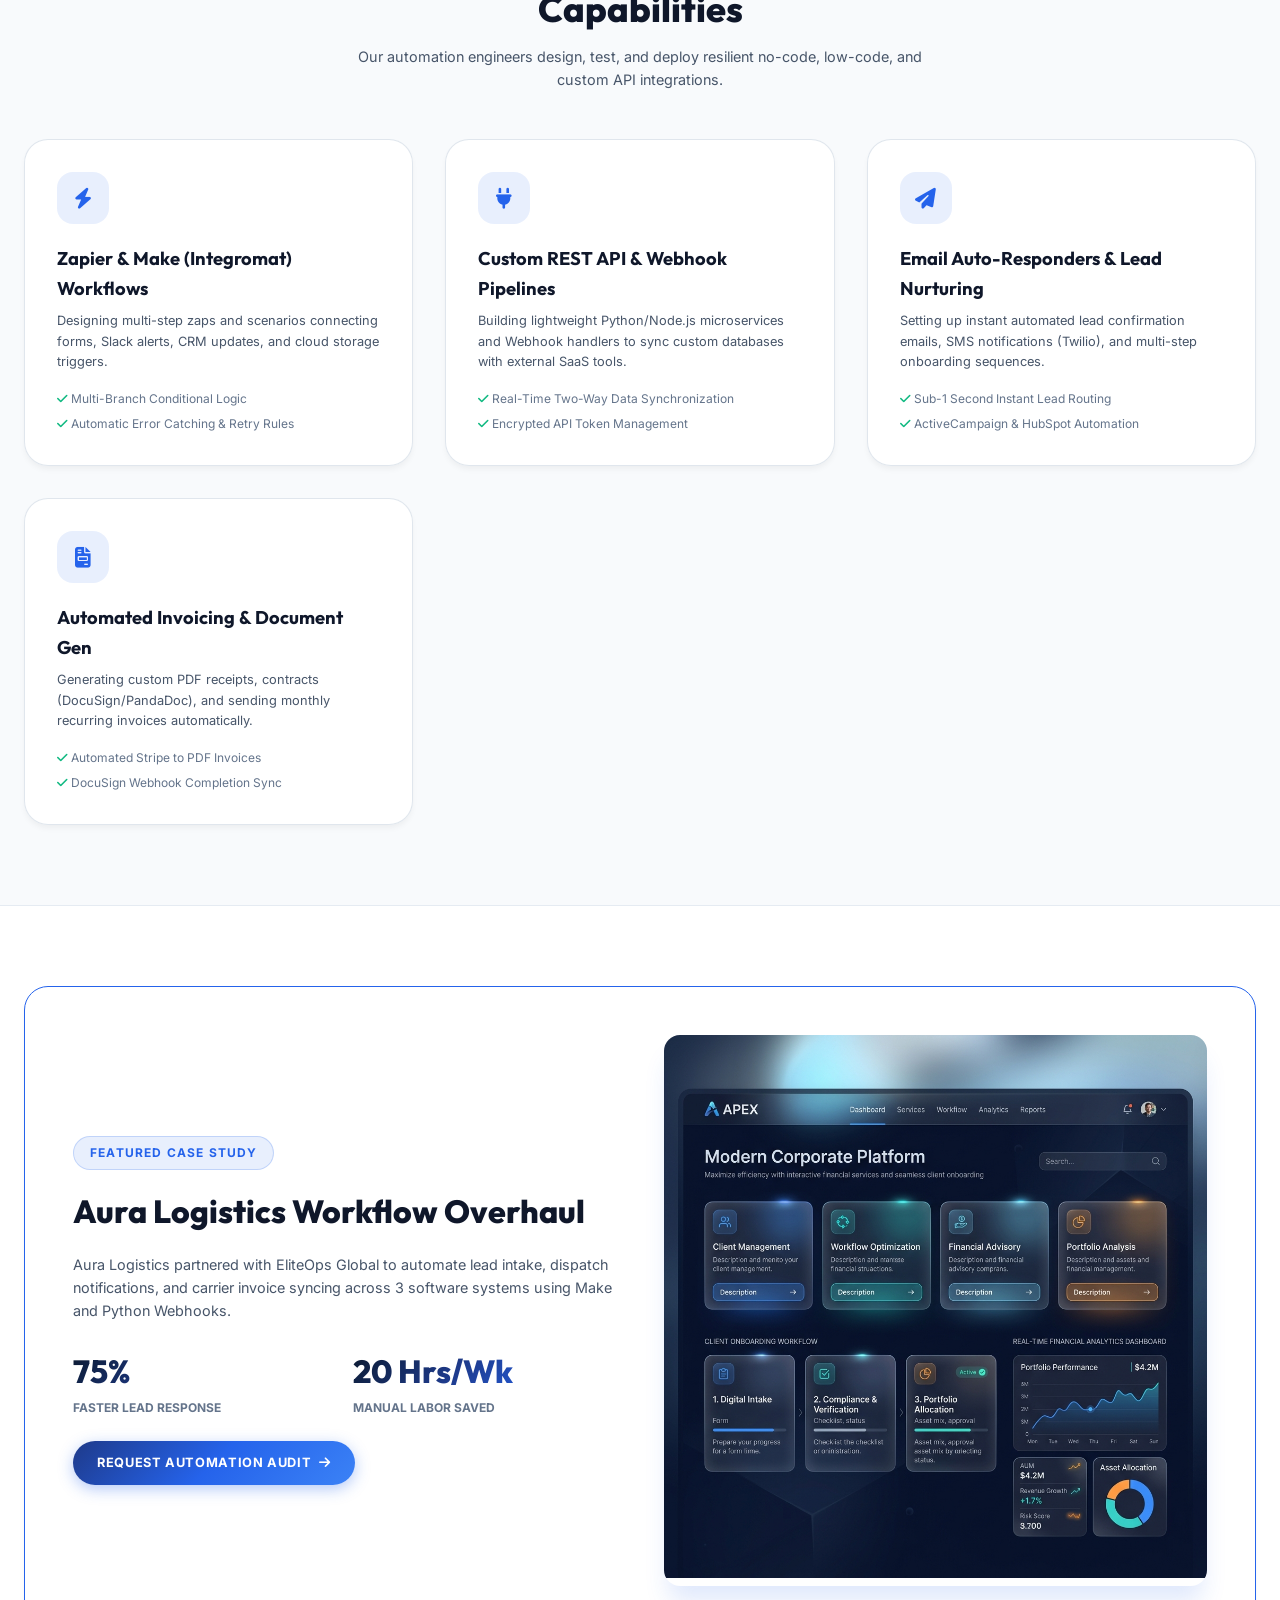
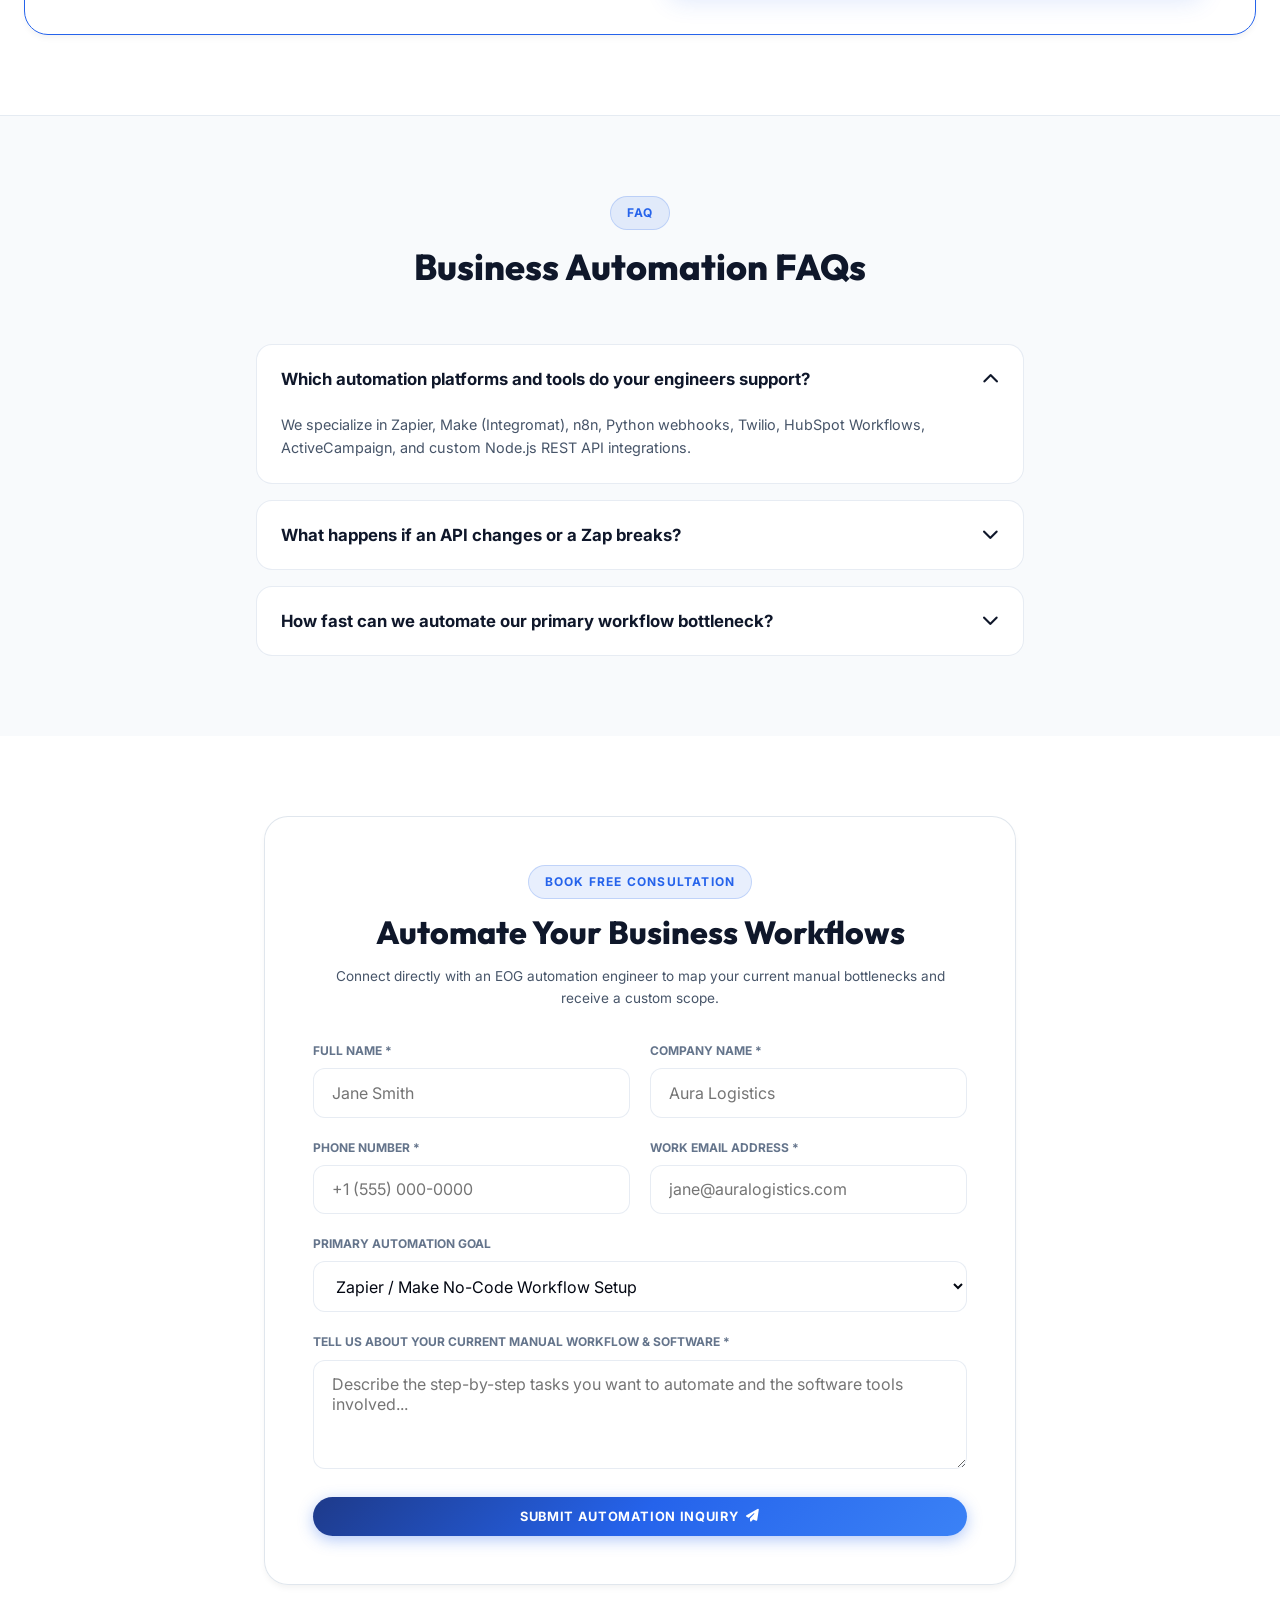
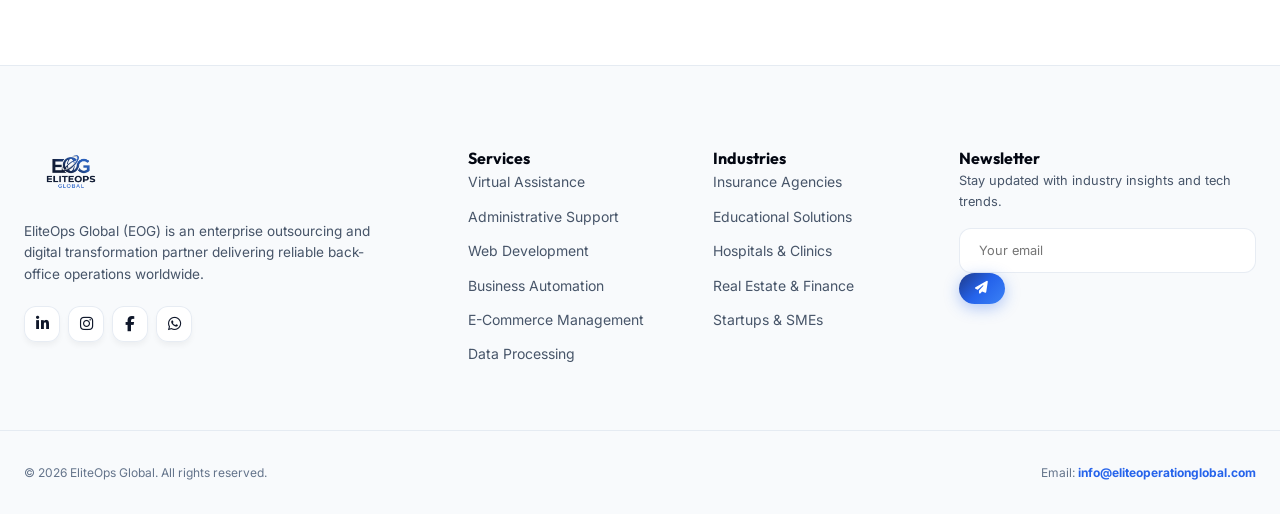
<file: services/business-automation.html>
<!DOCTYPE html>
<html lang="en">
<head>
  <meta charset="UTF-8">
  <meta name="viewport" content="width=device-width, initial-scale=1.0">
  <title>Business Process & Workflow Automation | EliteOps Global</title>
  <meta name="description" content="Automate business workflows, CRM API integrations, email auto-responders, Zapier/Make connections, and data pipelines with custom automation engineering.">
  <link rel="icon" href="../logo.png">

  <!-- Open Graph Metadata -->
  <meta property="og:type" content="website">
  <meta property="og:title" content="Business Process & Workflow Automation | EliteOps Global">
  <meta property="og:description" content="Eliminate manual data entry and repetitive tasks with custom Zapier, Make, Python, and CRM API automation pipelines.">
  <meta property="og:image" content="https://eliteog.vercel.app/logo.png">
  <meta property="og:url" content="https://eliteog.vercel.app/services/business-automation.html">

  <link rel="preconnect" href="https://fonts.googleapis.com">
  <link rel="preconnect" href="https://fonts.gstatic.com" crossorigin>
  <link href="https://fonts.googleapis.com/css2?family=Inter:wght@300;400;500;600;700;800&family=Outfit:wght@400;500;600;700;800;900&display=swap" rel="stylesheet">
  <link rel="stylesheet" href="https://cdnjs.cloudflare.com/ajax/libs/font-awesome/6.4.0/css/all.min.css">
  <link rel="stylesheet" href="../styles.css">
</head>
<body>

  <!-- TRAILING CUSTOM CURSOR -->
  <div class="custom-cursor"></div>
  <div class="custom-cursor-dot"></div>

  <!-- HEADER NAVBAR -->
  <header class="header scrolled">
    <div class="container nav-container">
      <a href="../index.html" class="logo-link">
        <img src="../logo.png" alt="EliteOps Global Logo">
      </a>

      <nav>
        <ul class="nav-links">
          <li class="nav-item"><a href="../index.html#about" class="nav-link">About</a></li>
          <li class="nav-item">
            <a href="../index.html#services" class="nav-link">Services <i class="fa-solid fa-chevron-down" style="font-size: 0.65rem;"></i></a>
            <ul class="dropdown-menu">
              <li><a href="virtual-assistance.html" class="dropdown-link">Virtual Assistance</a></li>
              <li><a href="administrative-support.html" class="dropdown-link">Administrative Support</a></li>
              <li><a href="web-development.html" class="dropdown-link">Web Development</a></li>
              <li><a href="business-automation.html" class="dropdown-link">Business Automation</a></li>
              <li><a href="e-commerce-management.html" class="dropdown-link">E-Commerce Management</a></li>
              <li><a href="data-processing.html" class="dropdown-link">Data Processing</a></li>
            </ul>
          </li>
          <li class="nav-item">
            <a href="../index.html#industries" class="nav-link">Industries <i class="fa-solid fa-chevron-down" style="font-size: 0.65rem;"></i></a>
            <ul class="dropdown-menu">
              <li><a href="../industries/insurance.html" class="dropdown-link">Insurance Agencies</a></li>
              <li><a href="../industries/education.html" class="dropdown-link">Educational Institutions</a></li>
              <li><a href="../industries/healthcare.html" class="dropdown-link">Healthcare & Clinics</a></li>
              <li><a href="../industries/real-estate.html" class="dropdown-link">Real Estate & Finance</a></li>
              <li><a href="../industries/startups.html" class="dropdown-link">Startups & SMEs</a></li>
            </ul>
          </li>
          <li class="nav-item"><a href="../index.html#process" class="nav-link">Process</a></li>
          <li class="nav-item"><a href="../index.html#portfolio" class="nav-link">Portfolio</a></li>
          <li class="nav-item"><a href="../index.html#faq" class="nav-link">FAQ</a></li>
          <li class="nav-item"><a href="../index.html#careers" class="nav-link">Careers</a></li>
          <li class="nav-item"><a href="#contact" class="nav-link">Contact</a></li>
        </ul>
      </nav>

      <div class="nav-actions">
        <button class="btn-theme-toggle theme-toggle" aria-label="Toggle theme">
          <i class="fa-solid fa-moon"></i>
        </button>
        <a href="#contact" class="btn btn-primary btn-shine">Book Free Consultation</a>
        <button class="mobile-toggle" aria-label="Open Mobile Menu">
          <i class="fa-solid fa-bars"></i>
        </button>
      </div>
    </div>

    <!-- Mobile Drawer Menu -->
    <div class="mobile-drawer">
      <a href="../index.html#about" class="nav-link">About</a>
      <a href="../index.html#services" class="nav-link">Services</a>
      <a href="../index.html#industries" class="nav-link">Industries</a>
      <a href="../index.html#process" class="nav-link">Process</a>
      <a href="../index.html#portfolio" class="nav-link">Portfolio</a>
      <a href="../index.html#faq" class="nav-link">FAQ</a>
      <a href="../index.html#careers" class="nav-link">Careers</a>
      <a href="#contact" class="btn btn-primary btn-shine" style="width: 100%; text-align: center;">Book Free Consultation</a>
    </div>
  </header>

  <!-- HERO SECTION -->
  <section class="hero" style="min-height: 60vh; text-align: center; padding-top: 8rem;">
    <div class="container" style="max-width: 54rem;">
      <a href="../index.html" style="font-size: 0.8rem; font-weight: 700; color: var(--royal-500); text-transform: uppercase; display: inline-flex; align-items: center; gap: 0.5rem; margin-bottom: 1.5rem;">
        <i class="fa-solid fa-arrow-left"></i> Back to Home
      </a>
      <span class="badge" style="display: block; width: fit-content; margin: 0 auto 1rem;">Workflow Automation Showcase</span>
      <h1 class="hero-title">Business Process & Automation</h1>
      <p class="hero-desc" style="margin: 0 auto 2rem;">
        Eliminate repetitive manual data entry, streamline lead follow-up sequences, and connect disparate cloud applications with custom Zapier, Make, and API webhooks.
      </p>
      <div style="display: flex; gap: 1rem; justify-content: center; flex-wrap: wrap;">
        <a href="#contact" class="btn btn-primary btn-shine">Book Consultation <i class="fa-solid fa-calendar-check"></i></a>
        <a href="#solutions" class="btn btn-secondary btn-shine">Explore Solutions</a>
      </div>
    </div>
  </section>

  <!-- METRICS BAR -->
  <section class="bg-alt border-t border-b" style="padding: 3rem 0; text-align: center;">
    <div class="container" style="display: grid; grid-template-columns: repeat(auto-fit, minmax(200px, 1fr)); gap: 2rem;">
      <div>
        <h3 class="text-gradient" style="font-size: 2.5rem; font-weight: 800;">75%</h3>
        <p style="font-size: 0.75rem; font-weight: 700; text-transform: uppercase; color: var(--text-muted);">Faster Lead Response Time</p>
      </div>
      <div>
        <h3 class="text-gradient" style="font-size: 2.5rem; font-weight: 800;">Zero</h3>
        <p style="font-size: 0.75rem; font-weight: 700; text-transform: uppercase; color: var(--text-muted);">Manual Copy-Paste Errors</p>
      </div>
      <div>
        <h3 class="text-gradient" style="font-size: 2.5rem; font-weight: 800;">24/7</h3>
        <p style="font-size: 0.75rem; font-weight: 700; text-transform: uppercase; color: var(--text-muted);">Automated Pipeline Execution</p>
      </div>
    </div>
  </section>

  <!-- PAIN POINTS / CHALLENGES WE SOLVE -->
  <section style="padding: 5rem 0;">
    <div class="container">
      <div style="text-align: center; max-width: 36rem; margin: 0 auto 3rem;">
        <span class="badge">Workflow Friction</span>
        <h2 style="font-size: 2.25rem; font-weight: 800; color: var(--text-heading); margin-top: 0.5rem;">
          Manual Operational Friction We Automate
        </h2>
        <p style="color: var(--text-sub); font-size: 0.9rem; margin-top: 0.5rem;">
          Disconnected software systems force your staff to waste hours manually re-typing lead data, uploading spreadsheets, and sending repetitive emails. EOG automates these pipelines.
        </p>
      </div>

      <div style="display: grid; grid-template-columns: repeat(auto-fit, minmax(280px, 1fr)); gap: 2rem;">
        <div class="glass-card">
          <div class="service-icon" style="background: rgba(239, 68, 68, 0.1); color: #ef4444;">
            <i class="fa-solid fa-link-slash"></i>
          </div>
          <h3 style="font-size: 1.1rem; color: var(--text-heading); margin: 0.75rem 0 0.5rem;">Disconnected Software Silos</h3>
          <p style="font-size: 0.8rem; color: var(--text-sub);">Your CRM, email marketing, invoicing, and support software don't talk to each other, creating data silos.</p>
        </div>

        <div class="glass-card">
          <div class="service-icon" style="background: rgba(245, 158, 11, 0.1); color: #f59e0b;">
            <i class="fa-solid fa-hourglass-half"></i>
          </div>
          <h3 style="font-size: 1.1rem; color: var(--text-heading); margin: 0.75rem 0 0.5rem;">Delayed Sales Response Times</h3>
          <p style="font-size: 0.8rem; color: var(--text-sub);">Inbound web form leads sit for hours before a sales rep manually assigns them in the CRM, causing cold leads.</p>
        </div>

        <div class="glass-card">
          <div class="service-icon" style="background: rgba(59, 130, 246, 0.1); color: #3b82f6;">
            <i class="fa-solid fa-rotate-left"></i>
          </div>
          <h3 style="font-size: 1.1rem; color: var(--text-heading); margin: 0.75rem 0 0.5rem;">Repetitive Task Fatigue</h3>
          <p style="font-size: 0.8rem; color: var(--text-sub);">Employees spend up to 15 hours weekly on manual copy-pasting between CSV files, Google Sheets, and portals.</p>
        </div>
      </div>
    </div>
  </section>

  <!-- DEEP-DIVE SOLUTIONS MODULES -->
  <section id="solutions" class="bg-alt border-t border-b" style="padding: 5rem 0;">
    <div class="container">
      <div style="text-align: center; max-width: 36rem; margin: 0 auto 3rem;">
        <span class="badge">Solutions & Capabilities</span>
        <h2 style="font-size: 2.25rem; font-weight: 800; color: var(--text-heading); margin-top: 0.5rem;">
          End-to-End Automation Capabilities
        </h2>
        <p style="color: var(--text-sub); font-size: 0.9rem; margin-top: 0.5rem;">
          Our automation engineers design, test, and deploy resilient no-code, low-code, and custom API integrations.
        </p>
      </div>

      <div style="display: grid; grid-template-columns: repeat(auto-fit, minmax(300px, 1fr)); gap: 2rem;">
        <div class="glass-card">
          <div class="service-icon"><i class="fa-solid fa-bolt"></i></div>
          <h3 style="font-size: 1.15rem; color: var(--text-heading); margin-bottom: 0.5rem;">Zapier & Make (Integromat) Workflows</h3>
          <p style="font-size: 0.8rem; color: var(--text-sub); margin-bottom: 1rem;">Designing multi-step zaps and scenarios connecting forms, Slack alerts, CRM updates, and cloud storage triggers.</p>
          <ul style="list-style: none; font-size: 0.75rem; color: var(--text-muted); display: flex; flex-direction: column; gap: 0.4rem;">
            <li><i class="fa-solid fa-check" style="color: #10b981;"></i> Multi-Branch Conditional Logic</li>
            <li><i class="fa-solid fa-check" style="color: #10b981;"></i> Automatic Error Catching & Retry Rules</li>
          </ul>
        </div>

        <div class="glass-card">
          <div class="service-icon"><i class="fa-solid fa-plug"></i></div>
          <h3 style="font-size: 1.15rem; color: var(--text-heading); margin-bottom: 0.5rem;">Custom REST API & Webhook Pipelines</h3>
          <p style="font-size: 0.8rem; color: var(--text-sub); margin-bottom: 1rem;">Building lightweight Python/Node.js microservices and Webhook handlers to sync custom databases with external SaaS tools.</p>
          <ul style="list-style: none; font-size: 0.75rem; color: var(--text-muted); display: flex; flex-direction: column; gap: 0.4rem;">
            <li><i class="fa-solid fa-check" style="color: #10b981;"></i> Real-Time Two-Way Data Synchronization</li>
            <li><i class="fa-solid fa-check" style="color: #10b981;"></i> Encrypted API Token Management</li>
          </ul>
        </div>

        <div class="glass-card">
          <div class="service-icon"><i class="fa-solid fa-paper-plane"></i></div>
          <h3 style="font-size: 1.15rem; color: var(--text-heading); margin-bottom: 0.5rem;">Email Auto-Responders & Lead Nurturing</h3>
          <p style="font-size: 0.8rem; color: var(--text-sub); margin-bottom: 1rem;">Setting up instant automated lead confirmation emails, SMS notifications (Twilio), and multi-step onboarding sequences.</p>
          <ul style="list-style: none; font-size: 0.75rem; color: var(--text-muted); display: flex; flex-direction: column; gap: 0.4rem;">
            <li><i class="fa-solid fa-check" style="color: #10b981;"></i> Sub-1 Second Instant Lead Routing</li>
            <li><i class="fa-solid fa-check" style="color: #10b981;"></i> ActiveCampaign & HubSpot Automation</li>
          </ul>
        </div>

        <div class="glass-card">
          <div class="service-icon"><i class="fa-solid fa-file-invoice"></i></div>
          <h3 style="font-size: 1.15rem; color: var(--text-heading); margin-bottom: 0.5rem;">Automated Invoicing & Document Gen</h3>
          <p style="font-size: 0.8rem; color: var(--text-sub); margin-bottom: 1rem;">Generating custom PDF receipts, contracts (DocuSign/PandaDoc), and sending monthly recurring invoices automatically.</p>
          <ul style="list-style: none; font-size: 0.75rem; color: var(--text-muted); display: flex; flex-direction: column; gap: 0.4rem;">
            <li><i class="fa-solid fa-check" style="color: #10b981;"></i> Automated Stripe to PDF Invoices</li>
            <li><i class="fa-solid fa-check" style="color: #10b981;"></i> DocuSign Webhook Completion Sync</li>
          </ul>
        </div>
      </div>
    </div>
  </section>

  <!-- CASE STUDY PROOF POINT -->
  <section style="padding: 5rem 0;">
    <div class="container">
      <div class="glass-card" style="padding: 3rem; border-color: var(--royal-500); display: grid; grid-template-columns: repeat(auto-fit, minmax(300px, 1fr)); gap: 3rem; align-items: center;">
        <div>
          <span class="badge" style="margin-bottom: 1rem;">Featured Case Study</span>
          <h2 style="font-size: 2rem; font-weight: 800; color: var(--text-heading); margin-bottom: 1rem;">
            Aura Logistics Workflow Overhaul
          </h2>
          <p style="color: var(--text-sub); font-size: 0.9rem; margin-bottom: 1.5rem;">
            Aura Logistics partnered with EliteOps Global to automate lead intake, dispatch notifications, and carrier invoice syncing across 3 software systems using Make and Python Webhooks.
          </p>
          <div style="display: grid; grid-template-columns: 1fr 1fr; gap: 1rem; margin-bottom: 1.5rem;">
            <div>
              <h4 class="text-gradient" style="font-size: 2rem; font-weight: 800;">75%</h4>
              <p style="font-size: 0.75rem; color: var(--text-muted); font-weight: 700; text-transform: uppercase;">Faster Lead Response</p>
            </div>
            <div>
              <h4 class="text-gradient" style="font-size: 2rem; font-weight: 800;">20 Hrs/Wk</h4>
              <p style="font-size: 0.75rem; color: var(--text-muted); font-weight: 700; text-transform: uppercase;">Manual Labor Saved</p>
            </div>
          </div>
          <a href="#contact" class="btn btn-primary btn-shine">
            Request Automation Audit <i class="fa-solid fa-arrow-right"></i>
          </a>
        </div>

        <div style="position: relative; border-radius: 1rem; overflow: hidden; box-shadow: var(--shadow-lg);">
          <img src="../portfolio/capco.png" alt="Aura Logistics Automation Case Study" style="width: 100%; height: 100%; object-fit: cover;">
        </div>
      </div>
    </div>
  </section>

  <!-- FAQ SECTION -->
  <section class="bg-alt border-t" style="padding: 5rem 0;">
    <div class="container">
      <div style="text-align: center; max-width: 36rem; margin: 0 auto 3rem;">
        <span class="badge">FAQ</span>
        <h2 style="font-size: 2.25rem; font-weight: 800; color: var(--text-heading); margin-top: 0.5rem;">
          Business Automation FAQs
        </h2>
      </div>

      <div class="faq-list" style="max-width: 48rem; margin: 0 auto;">
        <div class="faq-item active">
          <button class="faq-question">
            Which automation platforms and tools do your engineers support?
            <i class="fa-solid fa-chevron-down faq-icon"></i>
          </button>
          <div class="faq-answer">
            We specialize in Zapier, Make (Integromat), n8n, Python webhooks, Twilio, HubSpot Workflows, ActiveCampaign, and custom Node.js REST API integrations.
          </div>
        </div>

        <div class="faq-item">
          <button class="faq-question">
            What happens if an API changes or a Zap breaks?
            <i class="fa-solid fa-chevron-down faq-icon"></i>
          </button>
          <div class="faq-answer">
            We build automated error-handling routines with Slack/email alerts. We also provide ongoing maintenance retainer plans to monitor and update endpoints immediately.
          </div>
        </div>

        <div class="faq-item">
          <button class="faq-question">
            How fast can we automate our primary workflow bottleneck?
            <i class="fa-solid fa-chevron-down faq-icon"></i>
          </button>
          <div class="faq-answer">
            Standard Zapier/Make workflow automations deploy within 3 to 7 business days following our initial workflow discovery audit.
          </div>
        </div>
      </div>
    </div>
  </section>

  <!-- IN-PAGE EMBEDDED CONSULTATION FORM -->
  <section id="contact" style="padding: 5rem 0;">
    <div class="container" style="max-width: 50rem;">
      <div class="glass-card" style="padding: 3rem;">
        <div style="text-align: center; margin-bottom: 2rem;">
          <span class="badge">Book Free Consultation</span>
          <h2 style="font-size: 2rem; font-weight: 800; color: var(--text-heading); margin-top: 0.5rem;">
            Automate Your Business Workflows
          </h2>
          <p style="color: var(--text-sub); font-size: 0.85rem; margin-top: 0.5rem;">
            Connect directly with an EOG automation engineer to map your current manual bottlenecks and receive a custom scope.
          </p>
        </div>

        <form id="contact-form" action="https://formsubmit.co/info@eliteoperationglobal.com" method="POST">
          <input type="hidden" name="_subject" value="New Business Automation Inquiry - EliteOps Global">
          <input type="hidden" name="_captcha" value="false">
          <input type="hidden" name="_template" value="table">
          <input type="text" name="_honey" style="display:none">

          <div class="form-grid">
            <div class="form-group">
              <label>Full Name *</label>
              <input type="text" name="name" required placeholder="Jane Smith">
            </div>
            <div class="form-group">
              <label>Company Name *</label>
              <input type="text" name="company" required placeholder="Aura Logistics">
            </div>
            <div class="form-group">
              <label>Phone Number *</label>
              <input type="text" name="phone" required placeholder="+1 (555) 000-0000">
            </div>
            <div class="form-group">
              <label>Work Email Address *</label>
              <input type="email" name="email" required placeholder="jane@auralogistics.com">
            </div>
            <div class="form-group full">
              <label>Primary Automation Goal</label>
              <select name="service">
                <option value="Business Automation - Zapier & Make" selected>Zapier / Make No-Code Workflow Setup</option>
                <option value="Business Automation - Custom API Webhooks">Custom API & Database Webhook Sync</option>
                <option value="Business Automation - CRM Lead Nurturing">CRM & Email Lead Automation</option>
                <option value="Business Automation - Invoicing">Automated Invoicing & PDF Document Gen</option>
              </select>
            </div>
            <div class="form-group full">
              <label>Tell Us About Your Current Manual Workflow & Software *</label>
              <textarea name="message" rows="4" required placeholder="Describe the step-by-step tasks you want to automate and the software tools involved..."></textarea>
            </div>
            <div class="form-group full" style="margin-top: 0.5rem;">
              <button type="submit" class="btn btn-primary btn-shine" style="width: 100%;">Submit Automation Inquiry <i class="fa-solid fa-paper-plane"></i></button>
            </div>
          </div>
          <div class="form-msg" style="margin-top: 1rem; display: none; font-size: 0.85rem; padding: 0.75rem; border-radius: 0.5rem; text-align: center;"></div>
        </form>
      </div>
    </div>
  </section>

  <!-- FOOTER -->
  <footer class="footer">
    <div class="container footer-grid">
      <div>
        <a href="../index.html" class="logo-link">
          <img src="../logo.png" alt="EliteOps Global Logo">
        </a>
        <p style="font-size: 0.85rem; color: var(--text-sub); margin-top: 1rem; max-width: 22rem;">
          EliteOps Global (EOG) is an enterprise outsourcing and digital transformation partner delivering reliable back-office operations worldwide.
        </p>
        <div style="display: flex; gap: 0.5rem; margin-top: 1.25rem;">
          <a href="https://www.linkedin.com/in/eliteops-global-aa10a8422/" target="_blank" rel="noopener noreferrer" class="social-icon-btn" aria-label="LinkedIn" style="width: 2.25rem; height: 2.25rem; font-size: 0.95rem;">
            <i class="fa-brands fa-linkedin-in"></i>
          </a>
          <a href="https://www.instagram.com/elite_opsglobal/" target="_blank" rel="noopener noreferrer" class="social-icon-btn" aria-label="Instagram" style="width: 2.25rem; height: 2.25rem; font-size: 0.95rem;">
            <i class="fa-brands fa-instagram"></i>
          </a>
          <a href="https://facebook.com" target="_blank" rel="noopener noreferrer" class="social-icon-btn" aria-label="Facebook" style="width: 2.25rem; height: 2.25rem; font-size: 0.95rem;">
            <i class="fa-brands fa-facebook-f"></i>
          </a>
          <a href="https://wa.me/" target="_blank" rel="noopener noreferrer" class="social-icon-btn" aria-label="WhatsApp" style="width: 2.25rem; height: 2.25rem; font-size: 0.95rem;">
            <i class="fa-brands fa-whatsapp"></i>
          </a>
        </div>
      </div>

      <div>
        <h4>Services</h4>
        <ul class="footer-links">
          <li><a href="virtual-assistance.html">Virtual Assistance</a></li>
          <li><a href="administrative-support.html">Administrative Support</a></li>
          <li><a href="web-development.html">Web Development</a></li>
          <li><a href="business-automation.html">Business Automation</a></li>
          <li><a href="e-commerce-management.html">E-Commerce Management</a></li>
          <li><a href="data-processing.html">Data Processing</a></li>
        </ul>
      </div>

      <div>
        <h4>Industries</h4>
        <ul class="footer-links">
          <li><a href="../industries/insurance.html">Insurance Agencies</a></li>
          <li><a href="../industries/education.html">Educational Solutions</a></li>
          <li><a href="../industries/healthcare.html">Hospitals & Clinics</a></li>
          <li><a href="../industries/real-estate.html">Real Estate & Finance</a></li>
          <li><a href="../industries/startups.html">Startups & SMEs</a></li>
        </ul>
      </div>

      <div>
        <h4>Newsletter</h4>
        <p style="font-size: 0.8rem; color: var(--text-sub); margin-bottom: 1rem;">Stay updated with industry insights and tech trends.</p>
        <form id="newsletter-form" action="https://formsubmit.co/info@eliteoperationglobal.com" method="POST">
          <input type="hidden" name="_subject" value="New Newsletter Subscription - EliteOps Global">
          <input type="hidden" name="_captcha" value="false">
          <input type="hidden" name="_template" value="table">
          <input type="text" name="_honey" style="display:none">
          <input type="email" name="email" required placeholder="Your email" style="font-size: 0.8rem;">
          <button type="submit" class="btn btn-primary btn-shine" style="padding: 0.6rem 1rem;"><i class="fa-solid fa-paper-plane"></i></button>
        </form>
        <div class="form-msg" style="margin-top: 0.5rem; display: none; font-size: 0.75rem;"></div>
      </div>
    </div>

    <div class="container border-t" style="padding-top: 2rem; display: flex; justify-content: space-between; font-size: 0.75rem; color: var(--text-muted); flex-wrap: wrap; gap: 1rem;">
      <p>&copy; 2026 EliteOps Global. All rights reserved.</p>
      <div>Email: <a href="mailto:info@eliteoperationglobal.com" style="color: var(--royal-500); font-weight: 700;">info@eliteoperationglobal.com</a></div>
    </div>
  </footer>

  <script src="../script.js"></script>
</body>
</html>
</file>
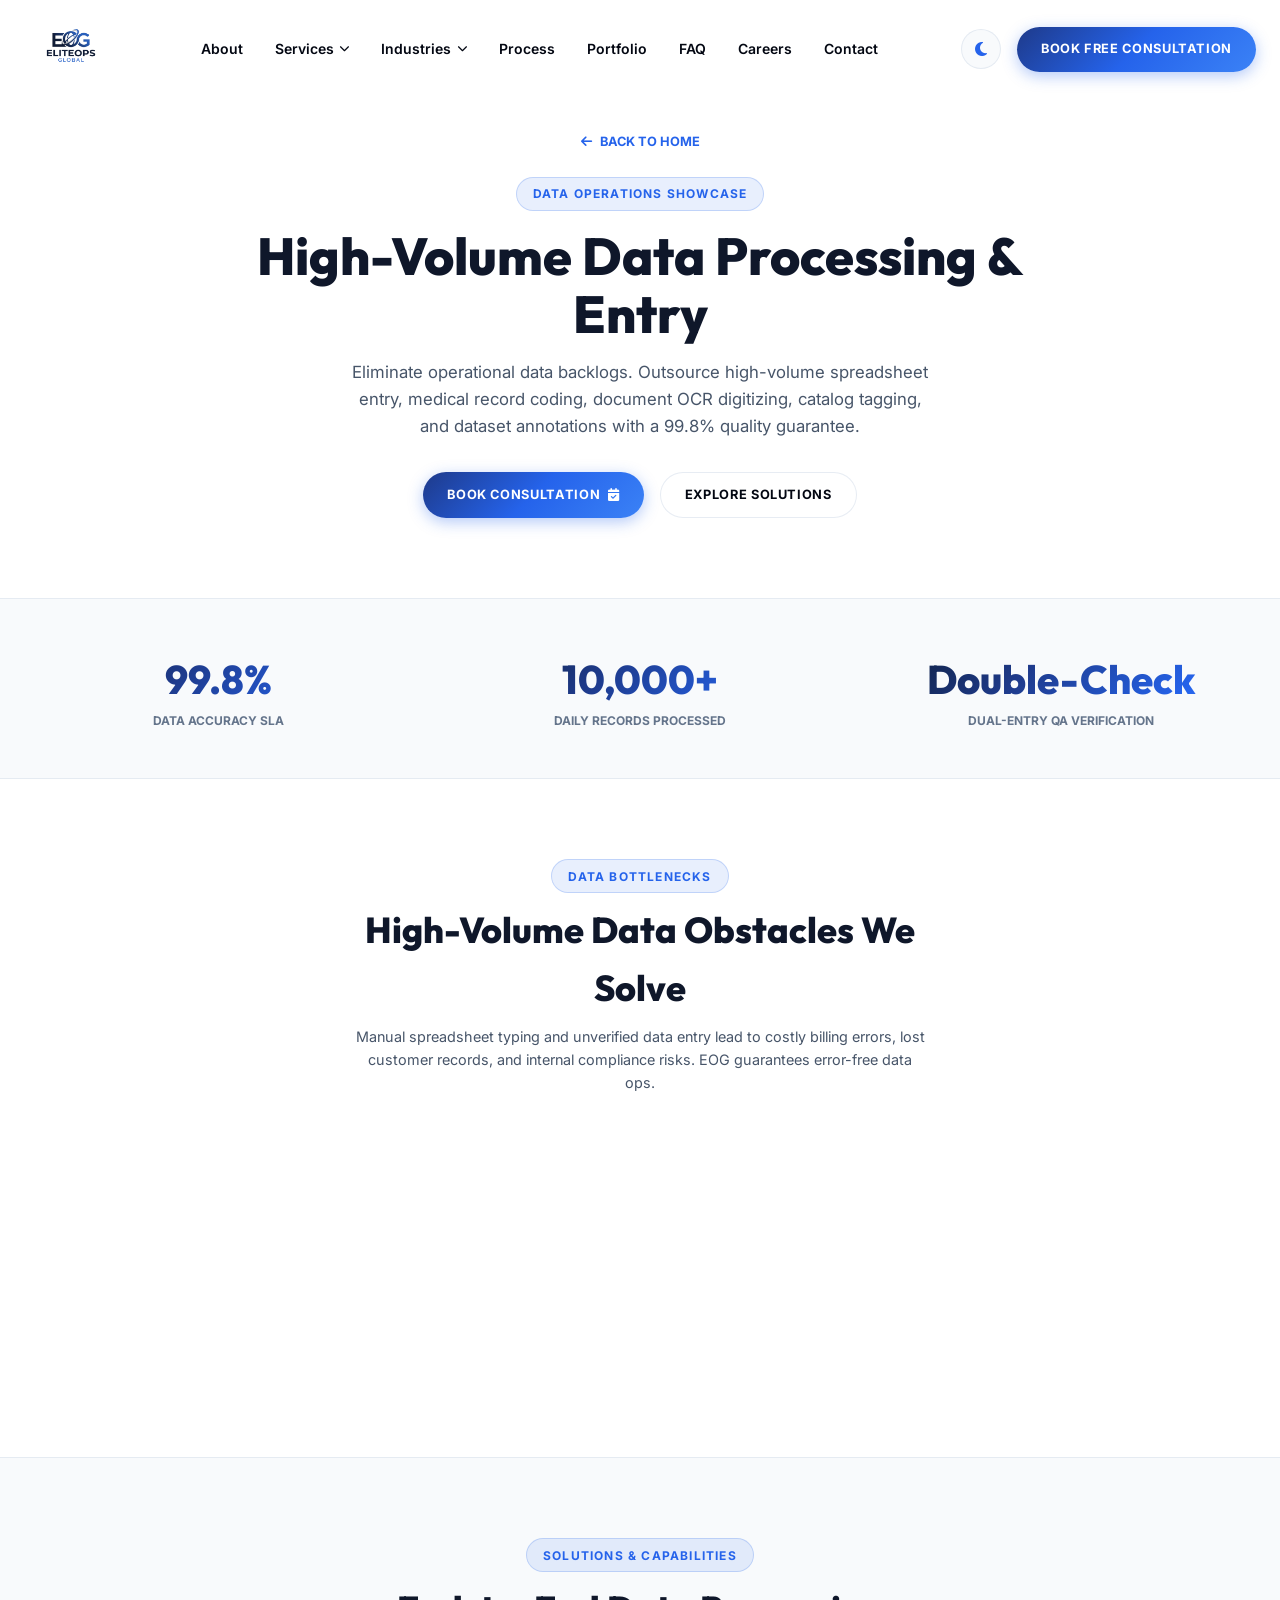
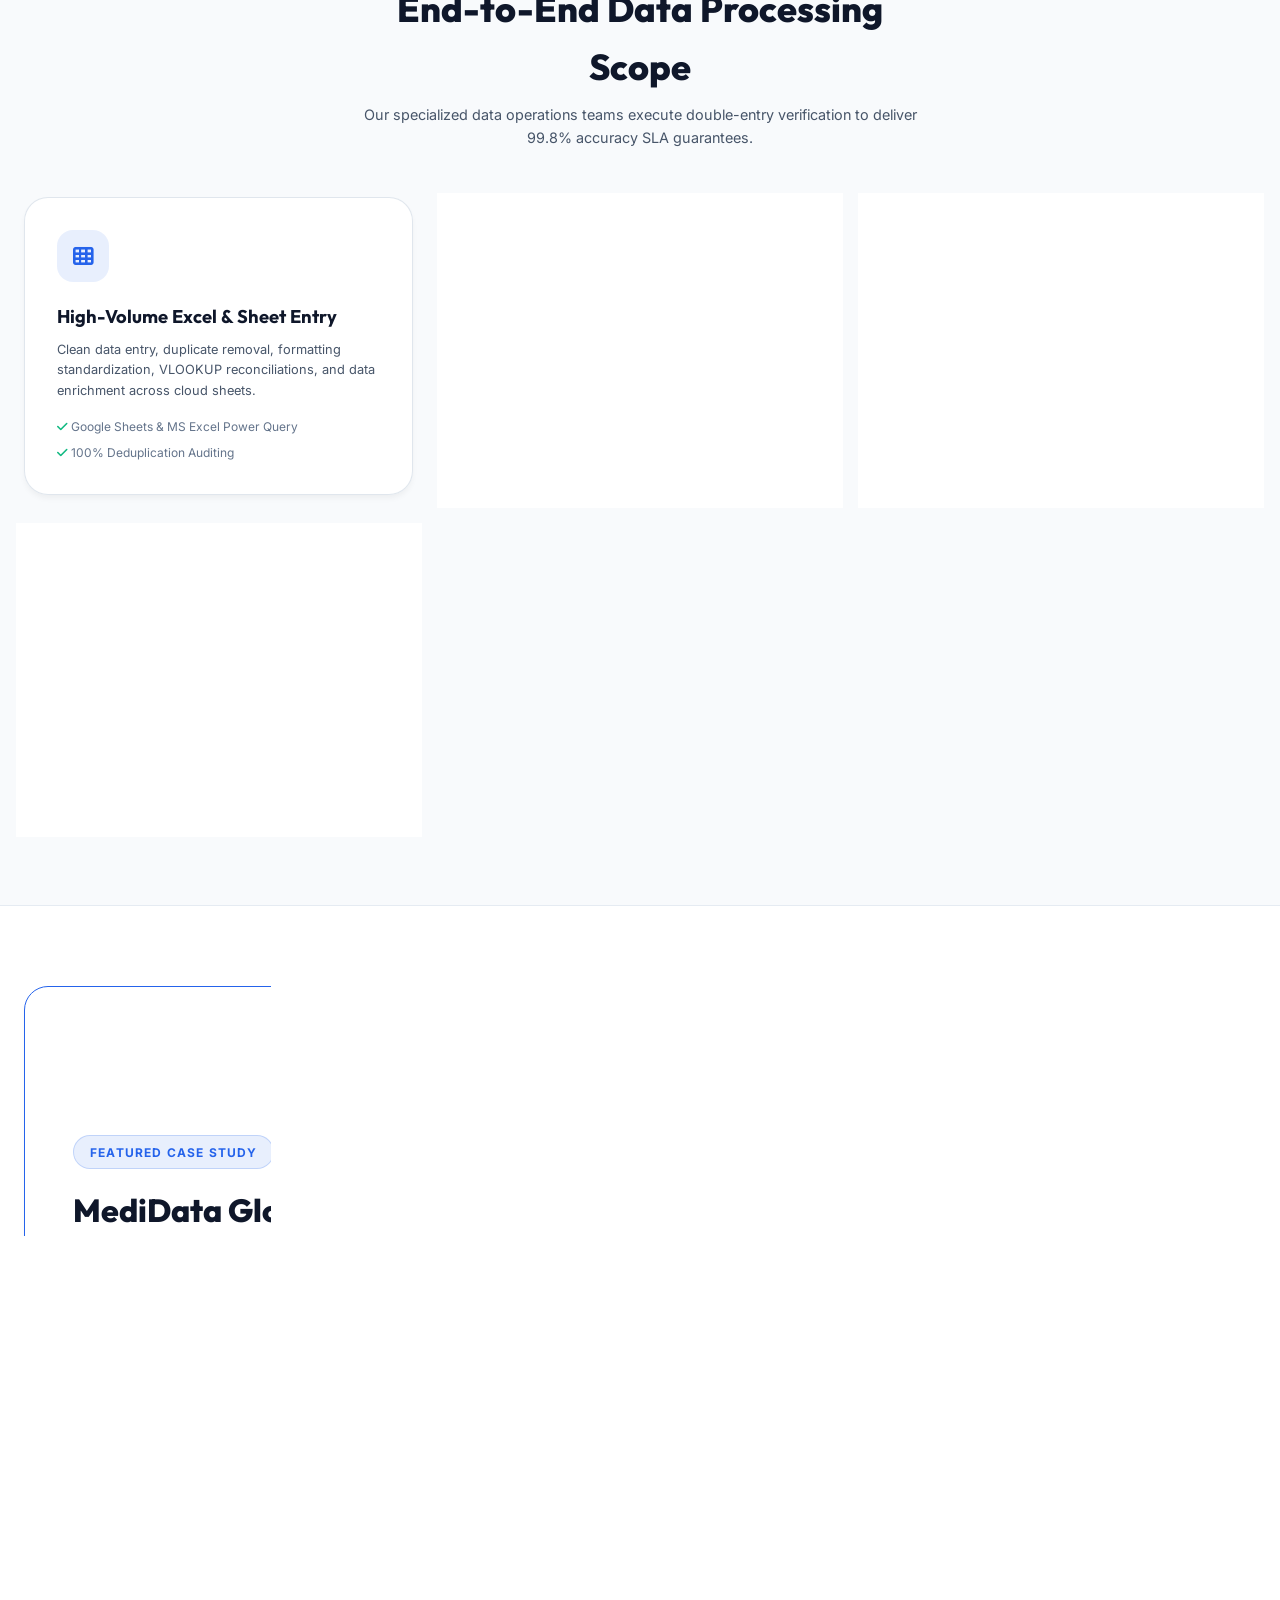
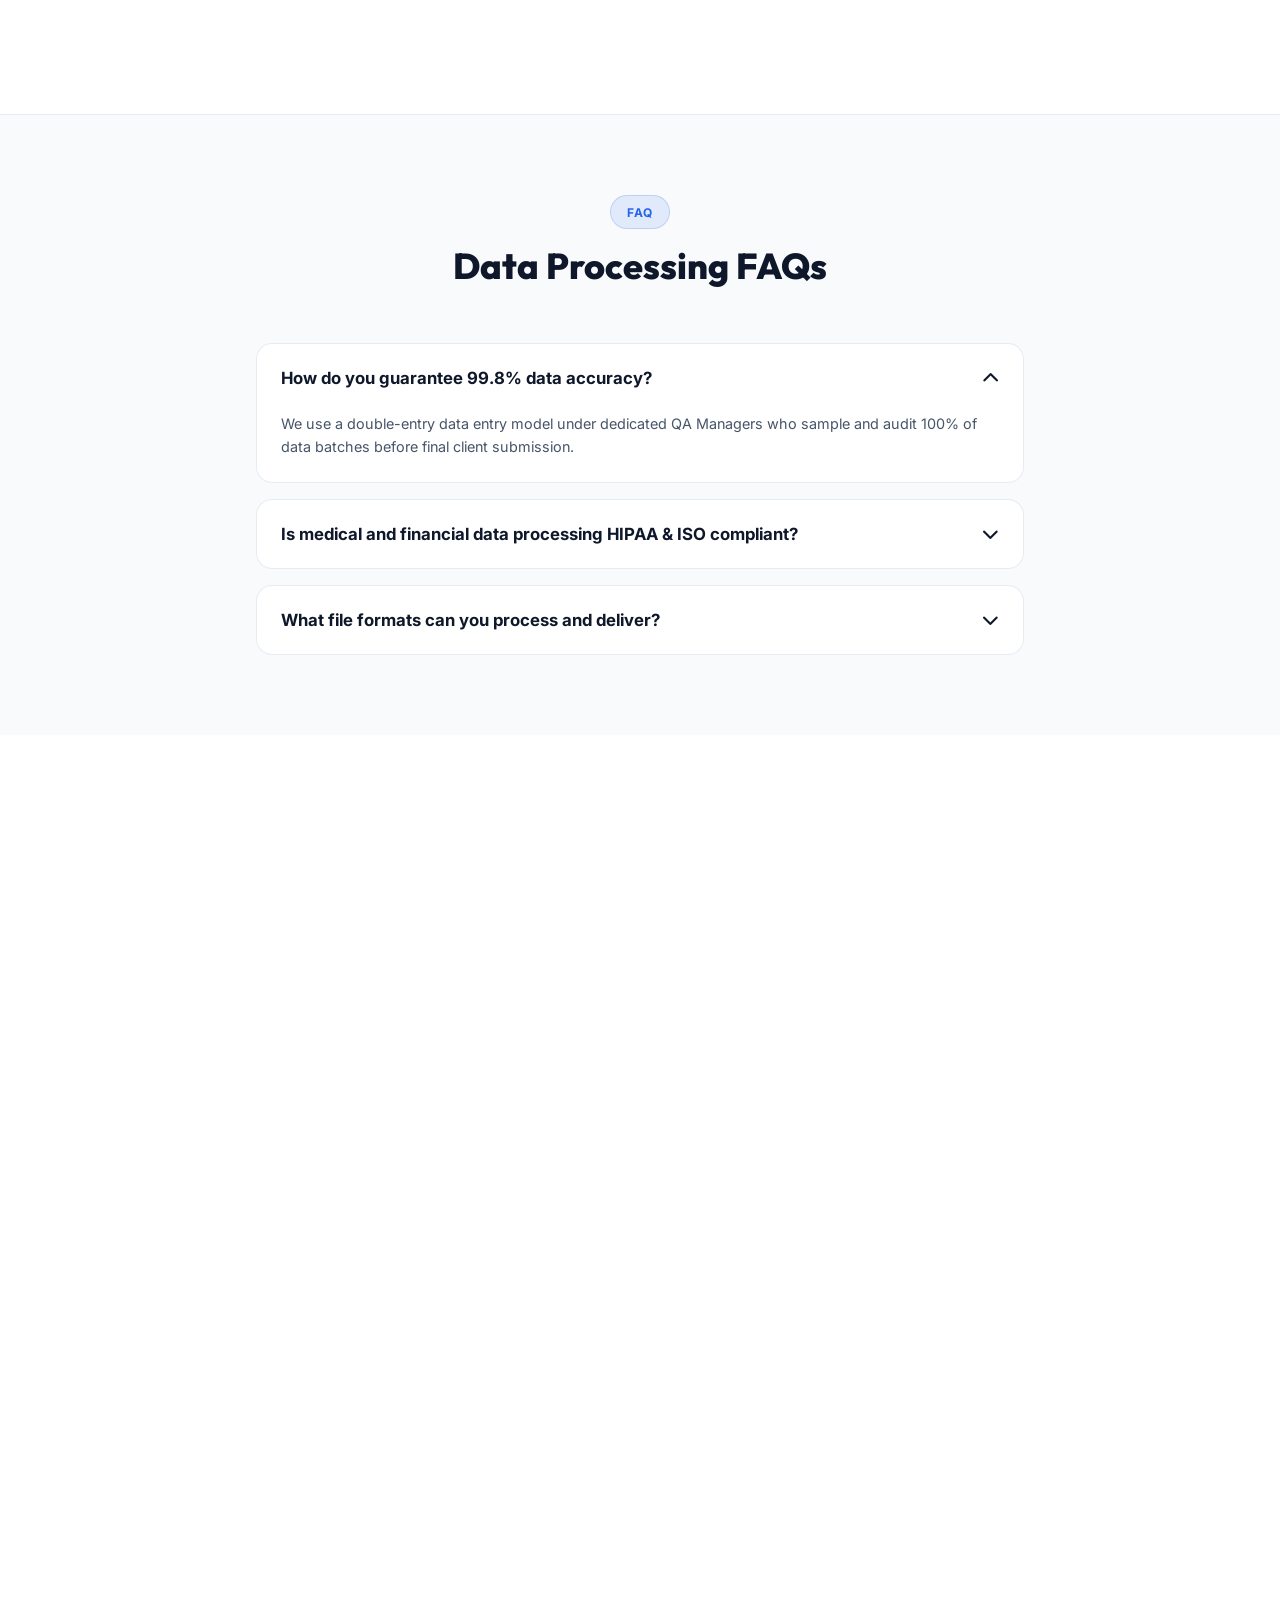
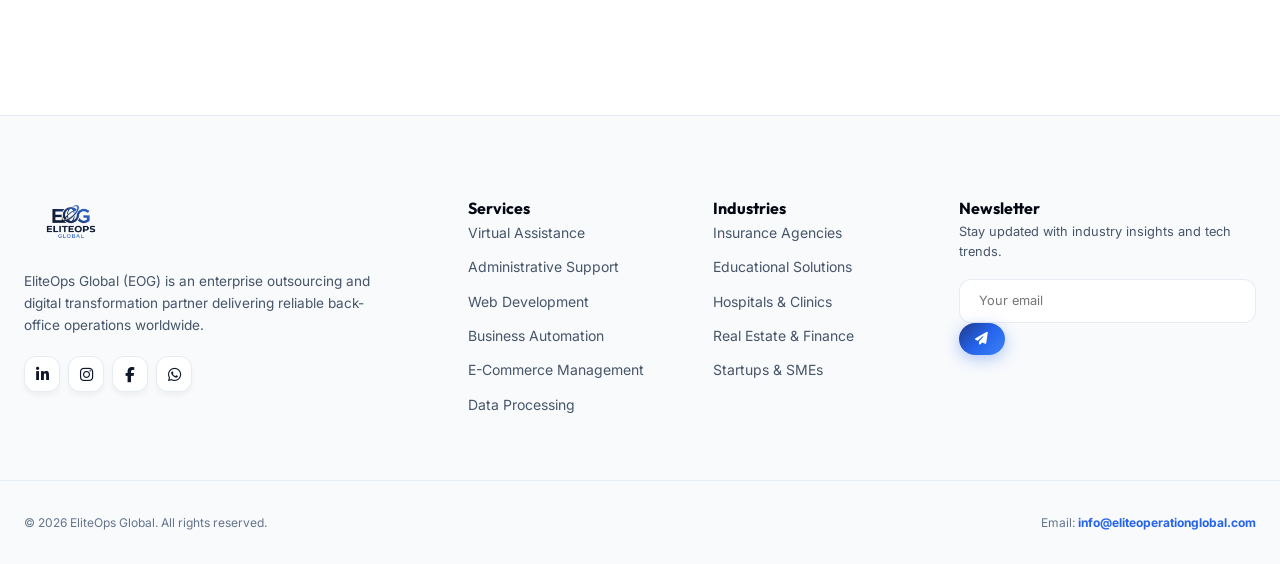
<file: services/data-processing.html>
<!DOCTYPE html>
<html lang="en">
<head>
  <meta charset="UTF-8">
  <meta name="viewport" content="width=device-width, initial-scale=1.0">
  <title>Data Entry & Processing Operations | EliteOps Global</title>
  <meta name="description" content="Outsource high-volume data entry, medical file coding, Excel parsing, OCR digitization, product tagging, and AI dataset annotations to 99.8% accurate remote squads.">
  <link rel="icon" href="../logo.png">

  <!-- Open Graph Metadata -->
  <meta property="og:type" content="website">
  <meta property="og:title" content="Data Entry & Processing Operations | EliteOps Global">
  <meta property="og:description" content="High-volume data entry, Excel parsing, medical record coding, and dataset annotations with 99.8% accuracy SLA.">
  <meta property="og:image" content="https://eliteog.vercel.app/logo.png">
  <meta property="og:url" content="https://eliteog.vercel.app/services/data-processing.html">

  <link rel="preconnect" href="https://fonts.googleapis.com">
  <link rel="preconnect" href="https://fonts.gstatic.com" crossorigin>
  <link href="https://fonts.googleapis.com/css2?family=Inter:wght@300;400;500;600;700;800&family=Outfit:wght@400;500;600;700;800;900&display=swap" rel="stylesheet">
  <link rel="stylesheet" href="https://cdnjs.cloudflare.com/ajax/libs/font-awesome/6.4.0/css/all.min.css">
  <link rel="stylesheet" href="../styles.css">
</head>
<body>

  <!-- TRAILING CUSTOM CURSOR -->
  <div class="custom-cursor"></div>
  <div class="custom-cursor-dot"></div>

  <!-- HEADER NAVBAR -->
  <header class="header scrolled">
    <div class="container nav-container">
      <a href="../index.html" class="logo-link">
        <img src="../logo.png" alt="EliteOps Global Logo">
      </a>

      <nav>
        <ul class="nav-links">
          <li class="nav-item"><a href="../index.html#about" class="nav-link">About</a></li>
          <li class="nav-item">
            <a href="../index.html#services" class="nav-link">Services <i class="fa-solid fa-chevron-down" style="font-size: 0.65rem;"></i></a>
            <ul class="dropdown-menu">
              <li><a href="virtual-assistance.html" class="dropdown-link">Virtual Assistance</a></li>
              <li><a href="administrative-support.html" class="dropdown-link">Administrative Support</a></li>
              <li><a href="web-development.html" class="dropdown-link">Web Development</a></li>
              <li><a href="business-automation.html" class="dropdown-link">Business Automation</a></li>
              <li><a href="e-commerce-management.html" class="dropdown-link">E-Commerce Management</a></li>
              <li><a href="data-processing.html" class="dropdown-link">Data Processing</a></li>
            </ul>
          </li>
          <li class="nav-item">
            <a href="../index.html#industries" class="nav-link">Industries <i class="fa-solid fa-chevron-down" style="font-size: 0.65rem;"></i></a>
            <ul class="dropdown-menu">
              <li><a href="../industries/insurance.html" class="dropdown-link">Insurance Agencies</a></li>
              <li><a href="../industries/education.html" class="dropdown-link">Educational Institutions</a></li>
              <li><a href="../industries/healthcare.html" class="dropdown-link">Healthcare & Clinics</a></li>
              <li><a href="../industries/real-estate.html" class="dropdown-link">Real Estate & Finance</a></li>
              <li><a href="../industries/startups.html" class="dropdown-link">Startups & SMEs</a></li>
            </ul>
          </li>
          <li class="nav-item"><a href="../index.html#process" class="nav-link">Process</a></li>
          <li class="nav-item"><a href="../index.html#portfolio" class="nav-link">Portfolio</a></li>
          <li class="nav-item"><a href="../index.html#faq" class="nav-link">FAQ</a></li>
          <li class="nav-item"><a href="../index.html#careers" class="nav-link">Careers</a></li>
          <li class="nav-item"><a href="#contact" class="nav-link">Contact</a></li>
        </ul>
      </nav>

      <div class="nav-actions">
        <button class="btn-theme-toggle theme-toggle" aria-label="Toggle theme">
          <i class="fa-solid fa-moon"></i>
        </button>
        <a href="#contact" class="btn btn-primary btn-shine">Book Free Consultation</a>
        <button class="mobile-toggle" aria-label="Open Mobile Menu">
          <i class="fa-solid fa-bars"></i>
        </button>
      </div>
    </div>

    <!-- Mobile Drawer Menu -->
    <div class="mobile-drawer">
      <a href="../index.html#about" class="nav-link">About</a>
      <a href="../index.html#services" class="nav-link">Services</a>
      <a href="../index.html#industries" class="nav-link">Industries</a>
      <a href="../index.html#process" class="nav-link">Process</a>
      <a href="../index.html#portfolio" class="nav-link">Portfolio</a>
      <a href="../index.html#faq" class="nav-link">FAQ</a>
      <a href="../index.html#careers" class="nav-link">Careers</a>
      <a href="#contact" class="btn btn-primary btn-shine" style="width: 100%; text-align: center;">Book Free Consultation</a>
    </div>
  </header>

  <!-- HERO SECTION -->
  <section class="hero" style="min-height: 60vh; text-align: center; padding-top: 8rem;">
    <div class="container" style="max-width: 54rem;">
      <a href="../index.html" style="font-size: 0.8rem; font-weight: 700; color: var(--royal-500); text-transform: uppercase; display: inline-flex; align-items: center; gap: 0.5rem; margin-bottom: 1.5rem;">
        <i class="fa-solid fa-arrow-left"></i> Back to Home
      </a>
      <span class="badge" style="display: block; width: fit-content; margin: 0 auto 1rem;">Data Operations Showcase</span>
      <h1 class="hero-title">High-Volume Data Processing & Entry</h1>
      <p class="hero-desc" style="margin: 0 auto 2rem;">
        Eliminate operational data backlogs. Outsource high-volume spreadsheet entry, medical record coding, document OCR digitizing, catalog tagging, and dataset annotations with a 99.8% quality guarantee.
      </p>
      <div style="display: flex; gap: 1rem; justify-content: center; flex-wrap: wrap;">
        <a href="#contact" class="btn btn-primary btn-shine">Book Consultation <i class="fa-solid fa-calendar-check"></i></a>
        <a href="#solutions" class="btn btn-secondary btn-shine">Explore Solutions</a>
      </div>
    </div>
  </section>

  <!-- METRICS BAR -->
  <section class="bg-alt border-t border-b" style="padding: 3rem 0; text-align: center;">
    <div class="container" style="display: grid; grid-template-columns: repeat(auto-fit, minmax(200px, 1fr)); gap: 2rem;">
      <div>
        <h3 class="text-gradient" style="font-size: 2.5rem; font-weight: 800;">99.8%</h3>
        <p style="font-size: 0.75rem; font-weight: 700; text-transform: uppercase; color: var(--text-muted);">Data Accuracy SLA</p>
      </div>
      <div>
        <h3 class="text-gradient" style="font-size: 2.5rem; font-weight: 800;">10,000+</h3>
        <p style="font-size: 0.75rem; font-weight: 700; text-transform: uppercase; color: var(--text-muted);">Daily Records Processed</p>
      </div>
      <div>
        <h3 class="text-gradient" style="font-size: 2.5rem; font-weight: 800;">Double-Check</h3>
        <p style="font-size: 0.75rem; font-weight: 700; text-transform: uppercase; color: var(--text-muted);">Dual-Entry QA Verification</p>
      </div>
    </div>
  </section>

  <!-- PAIN POINTS / CHALLENGES WE SOLVE -->
  <section style="padding: 5rem 0;">
    <div class="container">
      <div style="text-align: center; max-width: 36rem; margin: 0 auto 3rem;">
        <span class="badge">Data Bottlenecks</span>
        <h2 style="font-size: 2.25rem; font-weight: 800; color: var(--text-heading); margin-top: 0.5rem;">
          High-Volume Data Obstacles We Solve
        </h2>
        <p style="color: var(--text-sub); font-size: 0.9rem; margin-top: 0.5rem;">
          Manual spreadsheet typing and unverified data entry lead to costly billing errors, lost customer records, and internal compliance risks. EOG guarantees error-free data ops.
        </p>
      </div>

      <div style="display: grid; grid-template-columns: repeat(auto-fit, minmax(280px, 1fr)); gap: 2rem;">
        <div class="glass-card">
          <div class="service-icon" style="background: rgba(239, 68, 68, 0.1); color: #ef4444;">
            <i class="fa-solid fa-triangle-exclamation"></i>
          </div>
          <h3 style="font-size: 1.1rem; color: var(--text-heading); margin: 0.75rem 0 0.5rem;">Manual Entry Typos & Errors</h3>
          <p style="font-size: 0.8rem; color: var(--text-sub);">Fatigued in-house staff introduce typos into customer records, inventory counts, and financial ledgers.</p>
        </div>

        <div class="glass-card">
          <div class="service-icon" style="background: rgba(245, 158, 11, 0.1); color: #f59e0b;">
            <i class="fa-solid fa-file-csv"></i>
          </div>
          <h3 style="font-size: 1.1rem; color: var(--text-heading); margin: 0.75rem 0 0.5rem;">Unstructured Data & Scanned PDFs</h3>
          <p style="font-size: 0.8rem; color: var(--text-sub);">Raw paper forms, handwritten receipts, and scanned PDFs stall digital workflow automation.</p>
        </div>

        <div class="glass-card">
          <div class="service-icon" style="background: rgba(59, 130, 246, 0.1); color: #3b82f6;">
            <i class="fa-solid fa-clock-rotate-left"></i>
          </div>
          <h3 style="font-size: 1.1rem; color: var(--text-heading); margin: 0.75rem 0 0.5rem;">Backlog Swells During Peak Season</h3>
          <p style="font-size: 0.8rem; color: var(--text-sub);">Seasonal spikes in orders or medical claims overload internal teams, causing multi-week backlog queues.</p>
        </div>
      </div>
    </div>
  </section>

  <!-- DEEP-DIVE SOLUTIONS MODULES -->
  <section id="solutions" class="bg-alt border-t border-b" style="padding: 5rem 0;">
    <div class="container">
      <div style="text-align: center; max-width: 36rem; margin: 0 auto 3rem;">
        <span class="badge">Solutions & Capabilities</span>
        <h2 style="font-size: 2.25rem; font-weight: 800; color: var(--text-heading); margin-top: 0.5rem;">
          End-to-End Data Processing Scope
        </h2>
        <p style="color: var(--text-sub); font-size: 0.9rem; margin-top: 0.5rem;">
          Our specialized data operations teams execute double-entry verification to deliver 99.8% accuracy SLA guarantees.
        </p>
      </div>

      <div style="display: grid; grid-template-columns: repeat(auto-fit, minmax(300px, 1fr)); gap: 2rem;">
        <div class="glass-card">
          <div class="service-icon"><i class="fa-solid fa-table-cells"></i></div>
          <h3 style="font-size: 1.15rem; color: var(--text-heading); margin-bottom: 0.5rem;">High-Volume Excel & Sheet Entry</h3>
          <p style="font-size: 0.8rem; color: var(--text-sub); margin-bottom: 1rem;">Clean data entry, duplicate removal, formatting standardization, VLOOKUP reconciliations, and data enrichment across cloud sheets.</p>
          <ul style="list-style: none; font-size: 0.75rem; color: var(--text-muted); display: flex; flex-direction: column; gap: 0.4rem;">
            <li><i class="fa-solid fa-check" style="color: #10b981;"></i> Google Sheets & MS Excel Power Query</li>
            <li><i class="fa-solid fa-check" style="color: #10b981;"></i> 100% Deduplication Auditing</li>
          </ul>
        </div>

        <div class="glass-card">
          <div class="service-icon"><i class="fa-solid fa-file-prescription"></i></div>
          <h3 style="font-size: 1.15rem; color: var(--text-heading); margin-bottom: 0.5rem;">Medical Records & Claims Coding</h3>
          <p style="font-size: 0.8rem; color: var(--text-sub); margin-bottom: 1rem;">HIPAA-compliant medical file processing, ICD-10/CPT coding entry, patient chart indexing, and insurance claims logging.</p>
          <ul style="list-style: none; font-size: 0.75rem; color: var(--text-muted); display: flex; flex-direction: column; gap: 0.4rem;">
            <li><i class="fa-solid fa-check" style="color: #10b981;"></i> Epic EHR, Cerner & Kareo Logging</li>
            <li><i class="fa-solid fa-check" style="color: #10b981;"></i> 100% HIPAA Endpoint Compliance</li>
          </ul>
        </div>

        <div class="glass-card">
          <div class="service-icon"><i class="fa-solid fa-file-export"></i></div>
          <h3 style="font-size: 1.15rem; color: var(--text-heading); margin-bottom: 0.5rem;">OCR Document Digitization</h3>
          <p style="font-size: 0.8rem; color: var(--text-sub); margin-bottom: 1rem;">Converting scanned PDF documents, invoices, handwritten forms, and receipts into structured JSON, CSV, or database records.</p>
          <ul style="list-style: none; font-size: 0.75rem; color: var(--text-muted); display: flex; flex-direction: column; gap: 0.4rem;">
            <li><i class="fa-solid fa-check" style="color: #10b981;"></i> Optical Character Recognition (OCR)</li>
            <li><i class="fa-solid fa-check" style="color: #10b981;"></i> Sub-12 Hour Processing SLA</li>
          </ul>
        </div>

        <div class="glass-card">
          <div class="service-icon"><i class="fa-solid fa-tags"></i></div>
          <h3 style="font-size: 1.15rem; color: var(--text-heading); margin-bottom: 0.5rem;">AI Dataset Tagging & Annotation</h3>
          <p style="font-size: 0.8rem; color: var(--text-sub); margin-bottom: 1rem;">Image bounding box tagging, text classification, sentiment labeling, and audio transcription for machine learning training datasets.</p>
          <ul style="list-style: none; font-size: 0.75rem; color: var(--text-muted); display: flex; flex-direction: column; gap: 0.4rem;">
            <li><i class="fa-solid fa-check" style="color: #10b981;"></i> CVAT, LabelImg & Labelbox Tools</li>
            <li><i class="fa-solid fa-check" style="color: #10b981;"></i> Double-Checked Annotation QA</li>
          </ul>
        </div>
      </div>
    </div>
  </section>

  <!-- CASE STUDY PROOF POINT -->
  <section style="padding: 5rem 0;">
    <div class="container">
      <div class="glass-card" style="padding: 3rem; border-color: var(--royal-500); display: grid; grid-template-columns: repeat(auto-fit, minmax(300px, 1fr)); gap: 3rem; align-items: center;">
        <div>
          <span class="badge" style="margin-bottom: 1rem;">Featured Case Study</span>
          <h2 style="font-size: 2rem; font-weight: 800; color: var(--text-heading); margin-bottom: 1rem;">
            MediData Global Clinical Processing
          </h2>
          <p style="color: var(--text-sub); font-size: 0.9rem; margin-bottom: 1.5rem;">
            MediData Global partnered with EliteOps Global to digitize 50,000+ patient records and execute double-entry validation with a guaranteed 99.8% accuracy SLA.
          </p>
          <div style="display: grid; grid-template-columns: 1fr 1fr; gap: 1rem; margin-bottom: 1.5rem;">
            <div>
              <h4 class="text-gradient" style="font-size: 2rem; font-weight: 800;">50k+</h4>
              <p style="font-size: 0.75rem; color: var(--text-muted); font-weight: 700; text-transform: uppercase;">Records Digitized</p>
            </div>
            <div>
              <h4 class="text-gradient" style="font-size: 2rem; font-weight: 800;">99.8%</h4>
              <p style="font-size: 0.75rem; color: var(--text-muted); font-weight: 700; text-transform: uppercase;">Accuracy Guarantee</p>
            </div>
          </div>
          <a href="#contact" class="btn btn-primary btn-shine">
            Request Data Operations Scope <i class="fa-solid fa-arrow-right"></i>
          </a>
        </div>

        <div style="position: relative; border-radius: 1rem; overflow: hidden; box-shadow: var(--shadow-lg);">
          <img src="../portfolio/capco.png" alt="MediData Global Data Case Study" style="width: 100%; height: 100%; object-fit: cover;">
        </div>
      </div>
    </div>
  </section>

  <!-- FAQ SECTION -->
  <section class="bg-alt border-t" style="padding: 5rem 0;">
    <div class="container">
      <div style="text-align: center; max-width: 36rem; margin: 0 auto 3rem;">
        <span class="badge">FAQ</span>
        <h2 style="font-size: 2.25rem; font-weight: 800; color: var(--text-heading); margin-top: 0.5rem;">
          Data Processing FAQs
        </h2>
      </div>

      <div class="faq-list" style="max-width: 48rem; margin: 0 auto;">
        <div class="faq-item active">
          <button class="faq-question">
            How do you guarantee 99.8% data accuracy?
            <i class="fa-solid fa-chevron-down faq-icon"></i>
          </button>
          <div class="faq-answer">
            We use a double-entry data entry model under dedicated QA Managers who sample and audit 100% of data batches before final client submission.
          </div>
        </div>

        <div class="faq-item">
          <button class="faq-question">
            Is medical and financial data processing HIPAA & ISO compliant?
            <i class="fa-solid fa-chevron-down faq-icon"></i>
          </button>
          <div class="faq-answer">
            Yes, 100%. All processing takes place on encrypted, isolated hardware endpoints with disabled USB ports, strict NDAs, and full ISO 27001 / HIPAA protocol compliance.
          </div>
        </div>

        <div class="faq-item">
          <button class="faq-question">
            What file formats can you process and deliver?
            <i class="fa-solid fa-chevron-down faq-icon"></i>
          </button>
          <div class="faq-answer">
            We process raw paper scans, PDFs, images, CSVs, and Excel files, delivering output in JSON, XML, PostgreSQL, MySQL, or customized cloud database formats.
          </div>
        </div>
      </div>
    </div>
  </section>

  <!-- IN-PAGE EMBEDDED CONSULTATION FORM -->
  <section id="contact" style="padding: 5rem 0;">
    <div class="container" style="max-width: 50rem;">
      <div class="glass-card" style="padding: 3rem;">
        <div style="text-align: center; margin-bottom: 2rem;">
          <span class="badge">Book Free Consultation</span>
          <h2 style="font-size: 2rem; font-weight: 800; color: var(--text-heading); margin-top: 0.5rem;">
            Outsource Your High-Volume Data Processing
          </h2>
          <p style="color: var(--text-sub); font-size: 0.85rem; margin-top: 0.5rem;">
            Connect directly with an EOG data operations manager to outline your dataset specs and request a custom proposal.
          </p>
        </div>

        <form id="contact-form" action="https://formsubmit.co/info@eliteoperationglobal.com" method="POST">
          <input type="hidden" name="_subject" value="New Data Processing Inquiry - EliteOps Global">
          <input type="hidden" name="_captcha" value="false">
          <input type="hidden" name="_template" value="table">
          <input type="text" name="_honey" style="display:none">

          <div class="form-grid">
            <div class="form-group">
              <label>Full Name *</label>
              <input type="text" name="name" required placeholder="Jane Smith">
            </div>
            <div class="form-group">
              <label>Company Name *</label>
              <input type="text" name="company" required placeholder="MediData Global">
            </div>
            <div class="form-group">
              <label>Phone Number *</label>
              <input type="text" name="phone" required placeholder="+1 (555) 000-0000">
            </div>
            <div class="form-group">
              <label>Work Email Address *</label>
              <input type="email" name="email" required placeholder="jane@medidata.com">
            </div>
            <div class="form-group full">
              <label>Primary Service Focus</label>
              <select name="service">
                <option value="Data Processing - High-Volume Excel" selected>High-Volume Excel & Sheet Data Entry</option>
                <option value="Data Processing - Medical File Coding">Medical Records & Claims Coding (HIPAA)</option>
                <option value="Data Processing - OCR Digitization">OCR Document Digitization (PDF to JSON/CSV)</option>
                <option value="Data Processing - AI Annotation">AI Dataset Tagging & Annotation</option>
              </select>
            </div>
            <div class="form-group full">
              <label>Tell Us About Your Data Volume & Formatting *</label>
              <textarea name="message" rows="4" required placeholder="Describe your data volume, record types, accuracy requirements, and target timeline..."></textarea>
            </div>
            <div class="form-group full" style="margin-top: 0.5rem;">
              <button type="submit" class="btn btn-primary btn-shine" style="width: 100%;">Submit Data Inquiry <i class="fa-solid fa-paper-plane"></i></button>
            </div>
          </div>
          <div class="form-msg" style="margin-top: 1rem; display: none; font-size: 0.85rem; padding: 0.75rem; border-radius: 0.5rem; text-align: center;"></div>
        </form>
      </div>
    </div>
  </section>

  <!-- FOOTER -->
  <footer class="footer">
    <div class="container footer-grid">
      <div>
        <a href="../index.html" class="logo-link">
          <img src="../logo.png" alt="EliteOps Global Logo">
        </a>
        <p style="font-size: 0.85rem; color: var(--text-sub); margin-top: 1rem; max-width: 22rem;">
          EliteOps Global (EOG) is an enterprise outsourcing and digital transformation partner delivering reliable back-office operations worldwide.
        </p>
        <div style="display: flex; gap: 0.5rem; margin-top: 1.25rem;">
          <a href="https://www.linkedin.com/in/eliteops-global-aa10a8422/" target="_blank" rel="noopener noreferrer" class="social-icon-btn" aria-label="LinkedIn" style="width: 2.25rem; height: 2.25rem; font-size: 0.95rem;">
            <i class="fa-brands fa-linkedin-in"></i>
          </a>
          <a href="https://www.instagram.com/elite_opsglobal/" target="_blank" rel="noopener noreferrer" class="social-icon-btn" aria-label="Instagram" style="width: 2.25rem; height: 2.25rem; font-size: 0.95rem;">
            <i class="fa-brands fa-instagram"></i>
          </a>
          <a href="https://facebook.com" target="_blank" rel="noopener noreferrer" class="social-icon-btn" aria-label="Facebook" style="width: 2.25rem; height: 2.25rem; font-size: 0.95rem;">
            <i class="fa-brands fa-facebook-f"></i>
          </a>
          <a href="https://wa.me/" target="_blank" rel="noopener noreferrer" class="social-icon-btn" aria-label="WhatsApp" style="width: 2.25rem; height: 2.25rem; font-size: 0.95rem;">
            <i class="fa-brands fa-whatsapp"></i>
          </a>
        </div>
      </div>

      <div>
        <h4>Services</h4>
        <ul class="footer-links">
          <li><a href="virtual-assistance.html">Virtual Assistance</a></li>
          <li><a href="administrative-support.html">Administrative Support</a></li>
          <li><a href="web-development.html">Web Development</a></li>
          <li><a href="business-automation.html">Business Automation</a></li>
          <li><a href="e-commerce-management.html">E-Commerce Management</a></li>
          <li><a href="data-processing.html">Data Processing</a></li>
        </ul>
      </div>

      <div>
        <h4>Industries</h4>
        <ul class="footer-links">
          <li><a href="../industries/insurance.html">Insurance Agencies</a></li>
          <li><a href="../industries/education.html">Educational Solutions</a></li>
          <li><a href="../industries/healthcare.html">Hospitals & Clinics</a></li>
          <li><a href="../industries/real-estate.html">Real Estate & Finance</a></li>
          <li><a href="../industries/startups.html">Startups & SMEs</a></li>
        </ul>
      </div>

      <div>
        <h4>Newsletter</h4>
        <p style="font-size: 0.8rem; color: var(--text-sub); margin-bottom: 1rem;">Stay updated with industry insights and tech trends.</p>
        <form id="newsletter-form" action="https://formsubmit.co/info@eliteoperationglobal.com" method="POST">
          <input type="hidden" name="_subject" value="New Newsletter Subscription - EliteOps Global">
          <input type="hidden" name="_captcha" value="false">
          <input type="hidden" name="_template" value="table">
          <input type="text" name="_honey" style="display:none">
          <input type="email" name="email" required placeholder="Your email" style="font-size: 0.8rem;">
          <button type="submit" class="btn btn-primary btn-shine" style="padding: 0.6rem 1rem;"><i class="fa-solid fa-paper-plane"></i></button>
        </form>
        <div class="form-msg" style="margin-top: 0.5rem; display: none; font-size: 0.75rem;"></div>
      </div>
    </div>

    <div class="container border-t" style="padding-top: 2rem; display: flex; justify-content: space-between; font-size: 0.75rem; color: var(--text-muted); flex-wrap: wrap; gap: 1rem;">
      <p>&copy; 2026 EliteOps Global. All rights reserved.</p>
      <div>Email: <a href="mailto:info@eliteoperationglobal.com" style="color: var(--royal-500); font-weight: 700;">info@eliteoperationglobal.com</a></div>
    </div>
  </footer>

  <script src="../script.js"></script>
</body>
</html>
</file>
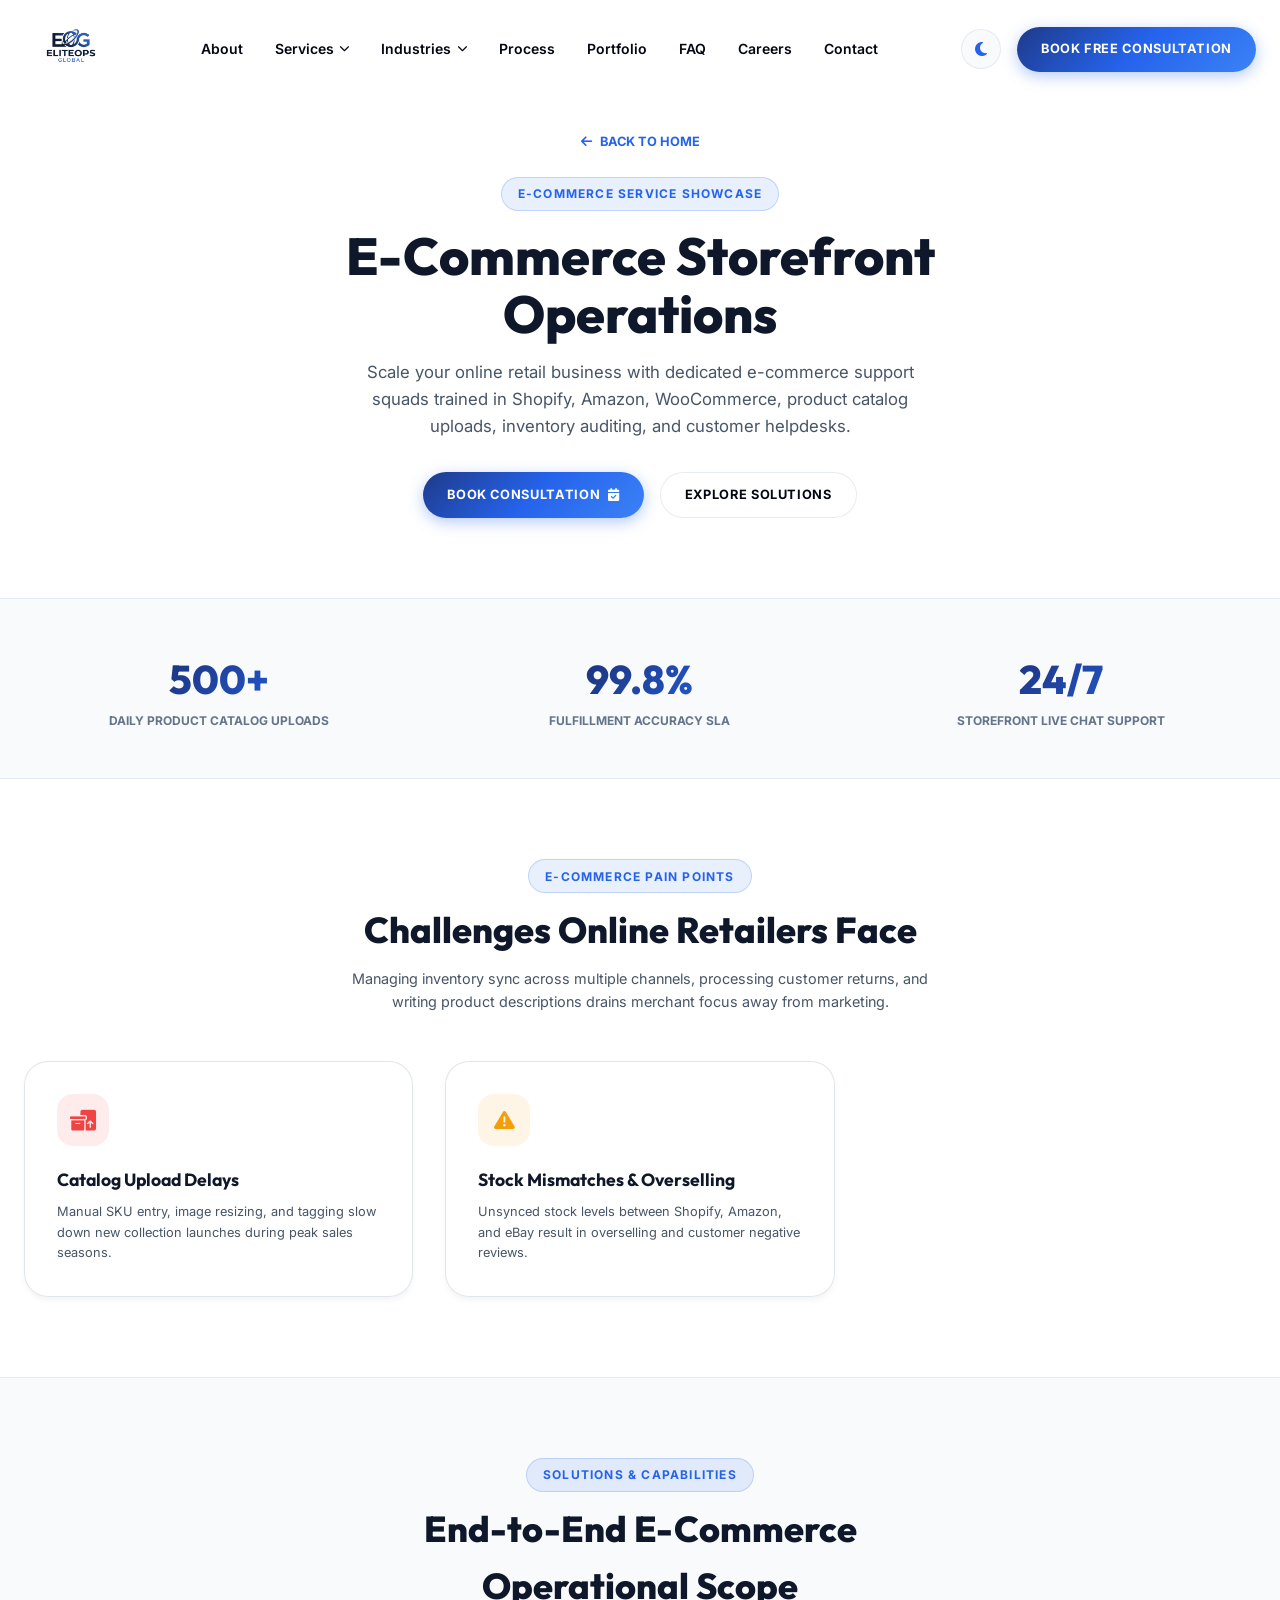
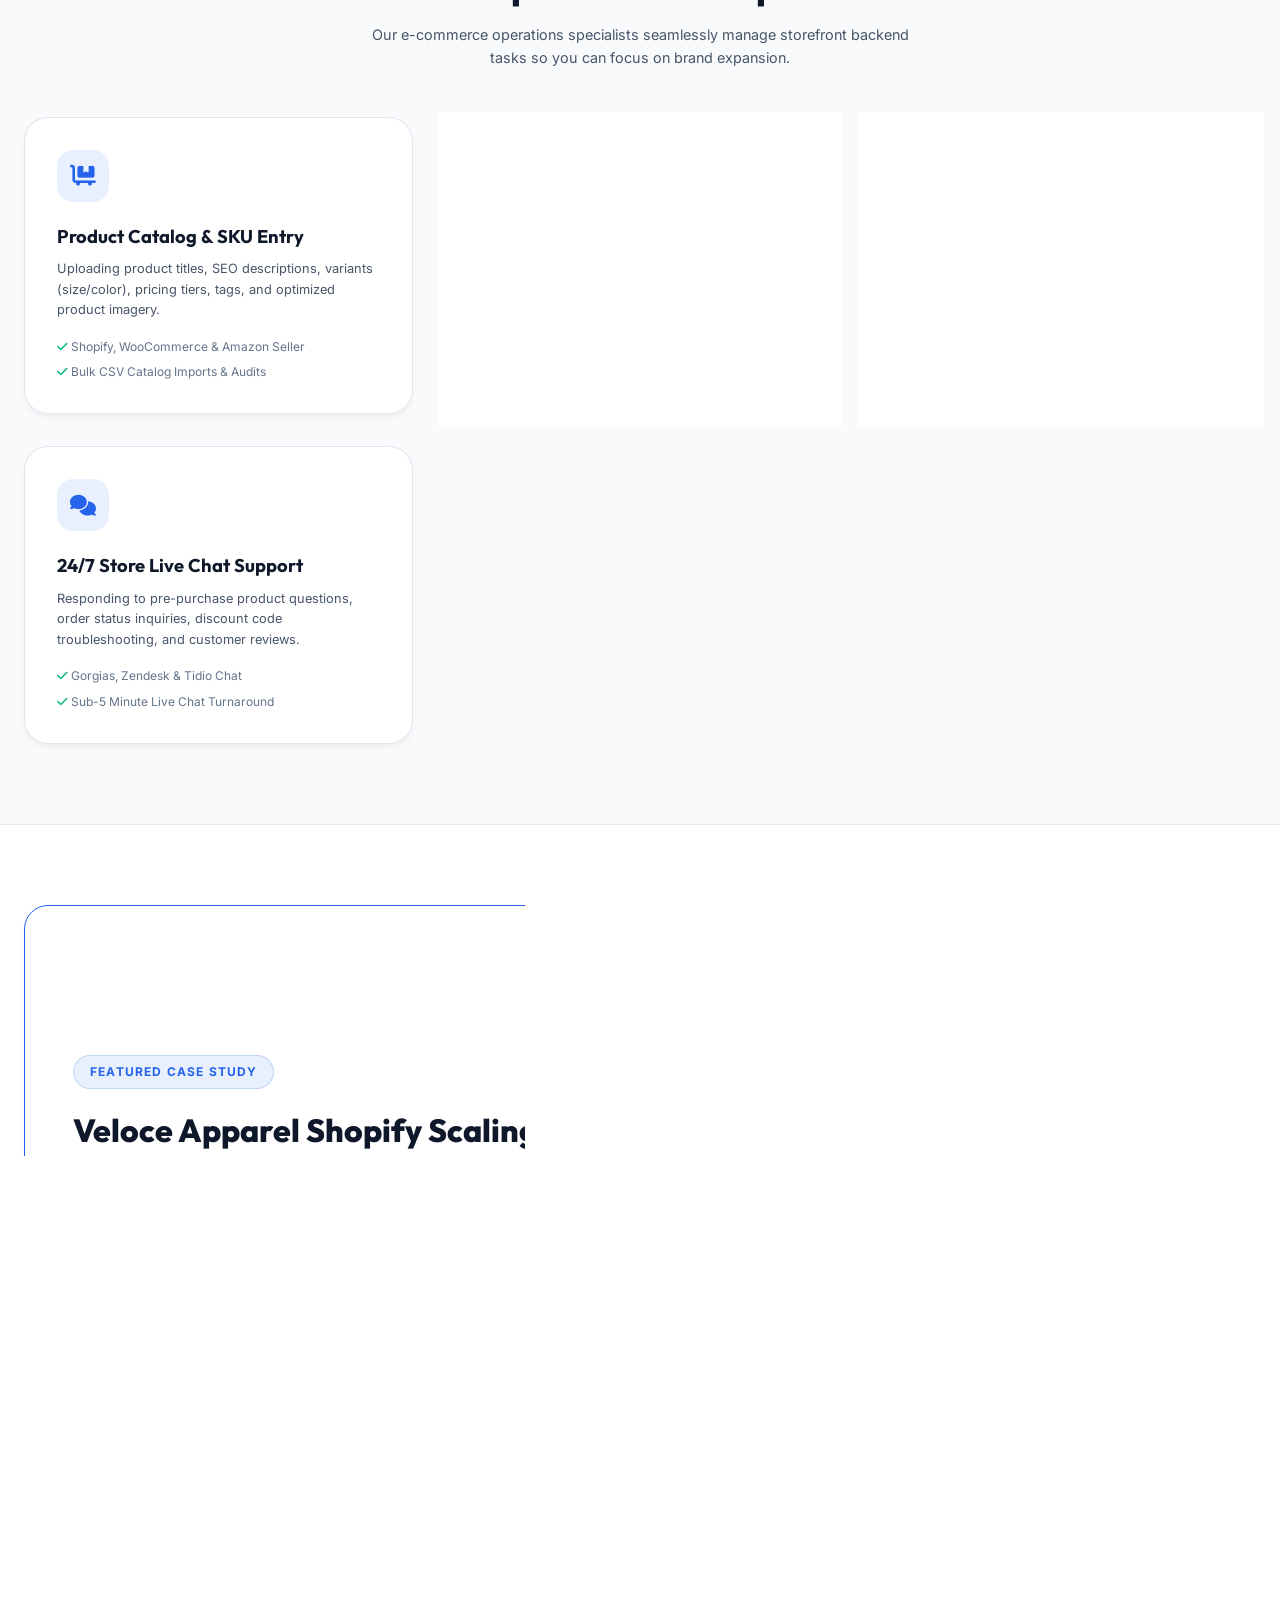
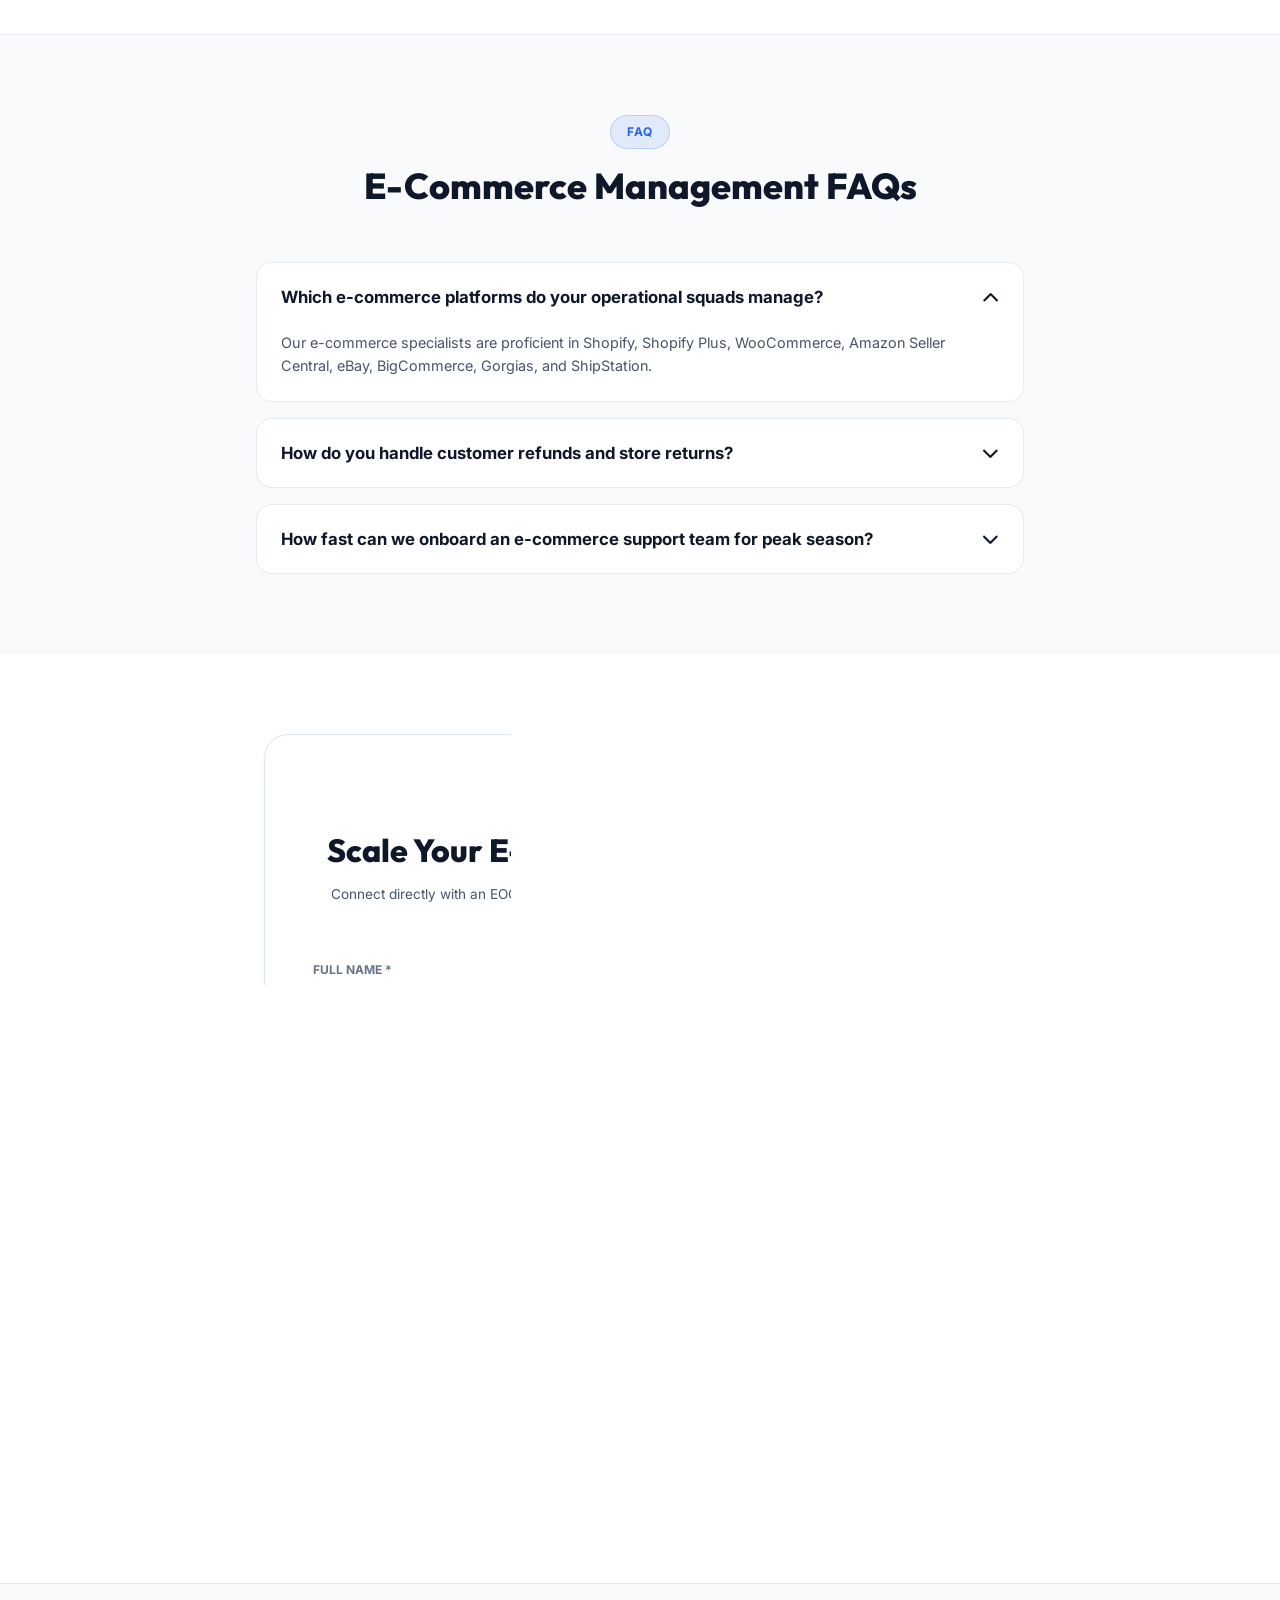
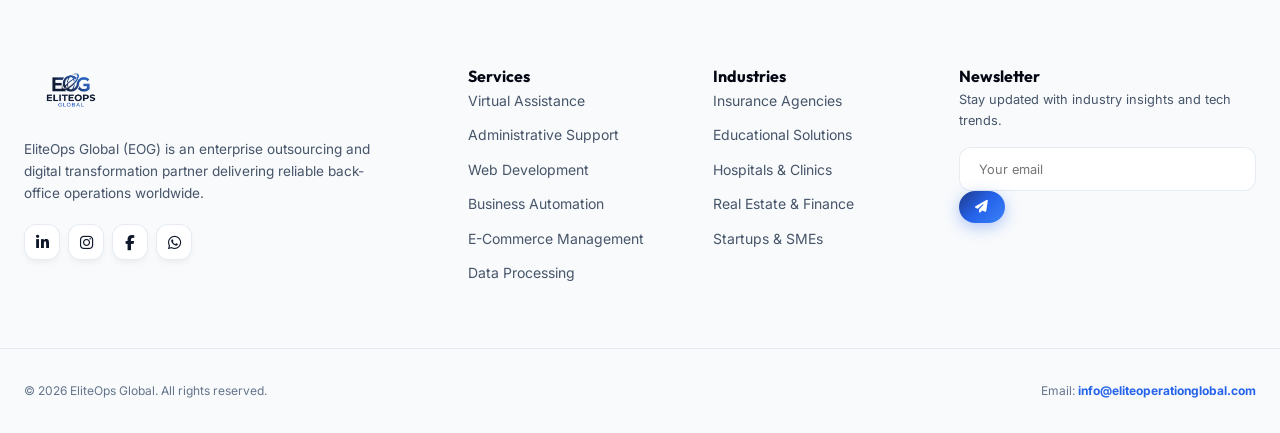
<file: services/e-commerce-management.html>
<!DOCTYPE html>
<html lang="en">
<head>
  <meta charset="UTF-8">
  <meta name="viewport" content="width=device-width, initial-scale=1.0">
  <title>E-Commerce Storefront Operations & Management | EliteOps Global</title>
  <meta name="description" content="Scale online store operations with dedicated remote squads for Shopify product catalog uploads, inventory tracking, order fulfillment monitoring, and customer support.">
  <link rel="icon" href="../logo.png">

  <!-- Open Graph Metadata -->
  <meta property="og:type" content="website">
  <meta property="og:title" content="E-Commerce Storefront Operations & Management | EliteOps Global">
  <meta property="og:description" content="Manage Shopify product listings, inventory sync, order fulfillment, and customer live chat with dedicated e-commerce operations squads.">
  <meta property="og:image" content="https://eliteog.vercel.app/logo.png">
  <meta property="og:url" content="https://eliteog.vercel.app/services/e-commerce-management.html">

  <link rel="preconnect" href="https://fonts.googleapis.com">
  <link rel="preconnect" href="https://fonts.gstatic.com" crossorigin>
  <link href="https://fonts.googleapis.com/css2?family=Inter:wght@300;400;500;600;700;800&family=Outfit:wght@400;500;600;700;800;900&display=swap" rel="stylesheet">
  <link rel="stylesheet" href="https://cdnjs.cloudflare.com/ajax/libs/font-awesome/6.4.0/css/all.min.css">
  <link rel="stylesheet" href="../styles.css">
</head>
<body>

  <!-- TRAILING CUSTOM CURSOR -->
  <div class="custom-cursor"></div>
  <div class="custom-cursor-dot"></div>

  <!-- HEADER NAVBAR -->
  <header class="header scrolled">
    <div class="container nav-container">
      <a href="../index.html" class="logo-link">
        <img src="../logo.png" alt="EliteOps Global Logo">
      </a>

      <nav>
        <ul class="nav-links">
          <li class="nav-item"><a href="../index.html#about" class="nav-link">About</a></li>
          <li class="nav-item">
            <a href="../index.html#services" class="nav-link">Services <i class="fa-solid fa-chevron-down" style="font-size: 0.65rem;"></i></a>
            <ul class="dropdown-menu">
              <li><a href="virtual-assistance.html" class="dropdown-link">Virtual Assistance</a></li>
              <li><a href="administrative-support.html" class="dropdown-link">Administrative Support</a></li>
              <li><a href="web-development.html" class="dropdown-link">Web Development</a></li>
              <li><a href="business-automation.html" class="dropdown-link">Business Automation</a></li>
              <li><a href="e-commerce-management.html" class="dropdown-link">E-Commerce Management</a></li>
              <li><a href="data-processing.html" class="dropdown-link">Data Processing</a></li>
            </ul>
          </li>
          <li class="nav-item">
            <a href="../index.html#industries" class="nav-link">Industries <i class="fa-solid fa-chevron-down" style="font-size: 0.65rem;"></i></a>
            <ul class="dropdown-menu">
              <li><a href="../industries/insurance.html" class="dropdown-link">Insurance Agencies</a></li>
              <li><a href="../industries/education.html" class="dropdown-link">Educational Institutions</a></li>
              <li><a href="../industries/healthcare.html" class="dropdown-link">Healthcare & Clinics</a></li>
              <li><a href="../industries/real-estate.html" class="dropdown-link">Real Estate & Finance</a></li>
              <li><a href="../industries/startups.html" class="dropdown-link">Startups & SMEs</a></li>
            </ul>
          </li>
          <li class="nav-item"><a href="../index.html#process" class="nav-link">Process</a></li>
          <li class="nav-item"><a href="../index.html#portfolio" class="nav-link">Portfolio</a></li>
          <li class="nav-item"><a href="../index.html#faq" class="nav-link">FAQ</a></li>
          <li class="nav-item"><a href="../index.html#careers" class="nav-link">Careers</a></li>
          <li class="nav-item"><a href="#contact" class="nav-link">Contact</a></li>
        </ul>
      </nav>

      <div class="nav-actions">
        <button class="btn-theme-toggle theme-toggle" aria-label="Toggle theme">
          <i class="fa-solid fa-moon"></i>
        </button>
        <a href="#contact" class="btn btn-primary btn-shine">Book Free Consultation</a>
        <button class="mobile-toggle" aria-label="Open Mobile Menu">
          <i class="fa-solid fa-bars"></i>
        </button>
      </div>
    </div>

    <!-- Mobile Drawer Menu -->
    <div class="mobile-drawer">
      <a href="../index.html#about" class="nav-link">About</a>
      <a href="../index.html#services" class="nav-link">Services</a>
      <a href="../index.html#industries" class="nav-link">Industries</a>
      <a href="../index.html#process" class="nav-link">Process</a>
      <a href="../index.html#portfolio" class="nav-link">Portfolio</a>
      <a href="../index.html#faq" class="nav-link">FAQ</a>
      <a href="../index.html#careers" class="nav-link">Careers</a>
      <a href="#contact" class="btn btn-primary btn-shine" style="width: 100%; text-align: center;">Book Free Consultation</a>
    </div>
  </header>

  <!-- HERO SECTION -->
  <section class="hero" style="min-height: 60vh; text-align: center; padding-top: 8rem;">
    <div class="container" style="max-width: 54rem;">
      <a href="../index.html" style="font-size: 0.8rem; font-weight: 700; color: var(--royal-500); text-transform: uppercase; display: inline-flex; align-items: center; gap: 0.5rem; margin-bottom: 1.5rem;">
        <i class="fa-solid fa-arrow-left"></i> Back to Home
      </a>
      <span class="badge" style="display: block; width: fit-content; margin: 0 auto 1rem;">E-Commerce Service Showcase</span>
      <h1 class="hero-title">E-Commerce Storefront Operations</h1>
      <p class="hero-desc" style="margin: 0 auto 2rem;">
        Scale your online retail business with dedicated e-commerce support squads trained in Shopify, Amazon, WooCommerce, product catalog uploads, inventory auditing, and customer helpdesks.
      </p>
      <div style="display: flex; gap: 1rem; justify-content: center; flex-wrap: wrap;">
        <a href="#contact" class="btn btn-primary btn-shine">Book Consultation <i class="fa-solid fa-calendar-check"></i></a>
        <a href="#solutions" class="btn btn-secondary btn-shine">Explore Solutions</a>
      </div>
    </div>
  </section>

  <!-- METRICS BAR -->
  <section class="bg-alt border-t border-b" style="padding: 3rem 0; text-align: center;">
    <div class="container" style="display: grid; grid-template-columns: repeat(auto-fit, minmax(200px, 1fr)); gap: 2rem;">
      <div>
        <h3 class="text-gradient" style="font-size: 2.5rem; font-weight: 800;">500+</h3>
        <p style="font-size: 0.75rem; font-weight: 700; text-transform: uppercase; color: var(--text-muted);">Daily Product Catalog Uploads</p>
      </div>
      <div>
        <h3 class="text-gradient" style="font-size: 2.5rem; font-weight: 800;">99.8%</h3>
        <p style="font-size: 0.75rem; font-weight: 700; text-transform: uppercase; color: var(--text-muted);">Fulfillment Accuracy SLA</p>
      </div>
      <div>
        <h3 class="text-gradient" style="font-size: 2.5rem; font-weight: 800;">24/7</h3>
        <p style="font-size: 0.75rem; font-weight: 700; text-transform: uppercase; color: var(--text-muted);">Storefront Live Chat Support</p>
      </div>
    </div>
  </section>

  <!-- PAIN POINTS / CHALLENGES WE SOLVE -->
  <section style="padding: 5rem 0;">
    <div class="container">
      <div style="text-align: center; max-width: 36rem; margin: 0 auto 3rem;">
        <span class="badge">E-Commerce Pain Points</span>
        <h2 style="font-size: 2.25rem; font-weight: 800; color: var(--text-heading); margin-top: 0.5rem;">
          Challenges Online Retailers Face
        </h2>
        <p style="color: var(--text-sub); font-size: 0.9rem; margin-top: 0.5rem;">
          Managing inventory sync across multiple channels, processing customer returns, and writing product descriptions drains merchant focus away from marketing.
        </p>
      </div>

      <div style="display: grid; grid-template-columns: repeat(auto-fit, minmax(280px, 1fr)); gap: 2rem;">
        <div class="glass-card">
          <div class="service-icon" style="background: rgba(239, 68, 68, 0.1); color: #ef4444;">
            <i class="fa-solid fa-boxes-packing"></i>
          </div>
          <h3 style="font-size: 1.1rem; color: var(--text-heading); margin: 0.75rem 0 0.5rem;">Catalog Upload Delays</h3>
          <p style="font-size: 0.8rem; color: var(--text-sub);">Manual SKU entry, image resizing, and tagging slow down new collection launches during peak sales seasons.</p>
        </div>

        <div class="glass-card">
          <div class="service-icon" style="background: rgba(245, 158, 11, 0.1); color: #f59e0b;">
            <i class="fa-solid fa-triangle-exclamation"></i>
          </div>
          <h3 style="font-size: 1.1rem; color: var(--text-heading); margin: 0.75rem 0 0.5rem;">Stock Mismatches & Overselling</h3>
          <p style="font-size: 0.8rem; color: var(--text-sub);">Unsynced stock levels between Shopify, Amazon, and eBay result in overselling and customer negative reviews.</p>
        </div>

        <div class="glass-card">
          <div class="service-icon" style="background: rgba(59, 130, 246, 0.1); color: #3b82f6;">
            <i class="fa-solid fa-headset"></i>
          </div>
          <h3 style="font-size: 1.1rem; color: var(--text-heading); margin: 0.75rem 0 0.5rem;">Unanswered Customer Support</h3>
          <p style="font-size: 0.8rem; color: var(--text-sub);">Slow response times to order tracking inquiries ("Where is my order?") hurt customer retention and shop ratings.</p>
        </div>
      </div>
    </div>
  </section>

  <!-- DEEP-DIVE SOLUTIONS MODULES -->
  <section id="solutions" class="bg-alt border-t border-b" style="padding: 5rem 0;">
    <div class="container">
      <div style="text-align: center; max-width: 36rem; margin: 0 auto 3rem;">
        <span class="badge">Solutions & Capabilities</span>
        <h2 style="font-size: 2.25rem; font-weight: 800; color: var(--text-heading); margin-top: 0.5rem;">
          End-to-End E-Commerce Operational Scope
        </h2>
        <p style="color: var(--text-sub); font-size: 0.9rem; margin-top: 0.5rem;">
          Our e-commerce operations specialists seamlessly manage storefront backend tasks so you can focus on brand expansion.
        </p>
      </div>

      <div style="display: grid; grid-template-columns: repeat(auto-fit, minmax(300px, 1fr)); gap: 2rem;">
        <div class="glass-card">
          <div class="service-icon"><i class="fa-solid fa-cart-flatbed"></i></div>
          <h3 style="font-size: 1.15rem; color: var(--text-heading); margin-bottom: 0.5rem;">Product Catalog & SKU Entry</h3>
          <p style="font-size: 0.8rem; color: var(--text-sub); margin-bottom: 1rem;">Uploading product titles, SEO descriptions, variants (size/color), pricing tiers, tags, and optimized product imagery.</p>
          <ul style="list-style: none; font-size: 0.75rem; color: var(--text-muted); display: flex; flex-direction: column; gap: 0.4rem;">
            <li><i class="fa-solid fa-check" style="color: #10b981;"></i> Shopify, WooCommerce & Amazon Seller</li>
            <li><i class="fa-solid fa-check" style="color: #10b981;"></i> Bulk CSV Catalog Imports & Audits</li>
          </ul>
        </div>

        <div class="glass-card">
          <div class="service-icon"><i class="fa-solid fa-warehouse"></i></div>
          <h3 style="font-size: 1.15rem; color: var(--text-heading); margin-bottom: 0.5rem;">Inventory Sync & Supplier Audits</h3>
          <p style="font-size: 0.8rem; color: var(--text-sub); margin-bottom: 1rem;">Monitoring daily stock counts across warehouses, updating multi-channel inventory levels, and issuing supplier purchase orders.</p>
          <ul style="list-style: none; font-size: 0.75rem; color: var(--text-muted); display: flex; flex-direction: column; gap: 0.4rem;">
            <li><i class="fa-solid fa-check" style="color: #10b981;"></i> Stockout Alert Notifications</li>
            <li><i class="fa-solid fa-check" style="color: #10b981;"></i> Multi-Warehouse Inventory Reconciliations</li>
          </ul>
        </div>

        <div class="glass-card">
          <div class="service-icon"><i class="fa-solid fa-truck-fast"></i></div>
          <h3 style="font-size: 1.15rem; color: var(--text-heading); margin-bottom: 0.5rem;">Order Fulfillment & Returns Desk</h3>
          <p style="font-size: 0.8rem; color: var(--text-sub); margin-bottom: 1rem;">Routing order manifests to 3PL partners, updating tracking numbers, handling customer refund requests, and exchange processing.</p>
          <ul style="list-style: none; font-size: 0.75rem; color: var(--text-muted); display: flex; flex-direction: column; gap: 0.4rem;">
            <li><i class="fa-solid fa-check" style="color: #10b981;"></i> ShipStation & Gorgias Integration</li>
            <li><i class="fa-solid fa-check" style="color: #10b981;"></i> Sub-2 Hour Order Processing SLA</li>
          </ul>
        </div>

        <div class="glass-card">
          <div class="service-icon"><i class="fa-solid fa-comments font-size-1"></i></div>
          <h3 style="font-size: 1.15rem; color: var(--text-heading); margin-bottom: 0.5rem;">24/7 Store Live Chat Support</h3>
          <p style="font-size: 0.8rem; color: var(--text-sub); margin-bottom: 1rem;">Responding to pre-purchase product questions, order status inquiries, discount code troubleshooting, and customer reviews.</p>
          <ul style="list-style: none; font-size: 0.75rem; color: var(--text-muted); display: flex; flex-direction: column; gap: 0.4rem;">
            <li><i class="fa-solid fa-check" style="color: #10b981;"></i> Gorgias, Zendesk & Tidio Chat</li>
            <li><i class="fa-solid fa-check" style="color: #10b981;"></i> Sub-5 Minute Live Chat Turnaround</li>
          </ul>
        </div>
      </div>
    </div>
  </section>

  <!-- CASE STUDY PROOF POINT -->
  <section style="padding: 5rem 0;">
    <div class="container">
      <div class="glass-card" style="padding: 3rem; border-color: var(--royal-500); display: grid; grid-template-columns: repeat(auto-fit, minmax(300px, 1fr)); gap: 3rem; align-items: center;">
        <div>
          <span class="badge" style="margin-bottom: 1rem;">Featured Case Study</span>
          <h2 style="font-size: 2rem; font-weight: 800; color: var(--text-heading); margin-bottom: 1rem;">
            Veloce Apparel Shopify Scaling
          </h2>
          <p style="color: var(--text-sub); font-size: 0.9rem; margin-bottom: 1.5rem;">
            Veloce Apparel partnered with EliteOps Global to manage product catalog updates for 2,000+ SKUs and staff a 24/7 Gorgias customer helpdesk across Black Friday sales.
          </p>
          <div style="display: grid; grid-template-columns: 1fr 1fr; gap: 1rem; margin-bottom: 1.5rem;">
            <div>
              <h4 class="text-gradient" style="font-size: 2rem; font-weight: 800;">500+</h4>
              <p style="font-size: 0.75rem; color: var(--text-muted); font-weight: 700; text-transform: uppercase;">Daily Catalog Uploads</p>
            </div>
            <div>
              <h4 class="text-gradient" style="font-size: 2rem; font-weight: 800;">99.8%</h4>
              <p style="font-size: 0.75rem; color: var(--text-muted); font-weight: 700; text-transform: uppercase;">Fulfillment SLA</p>
            </div>
          </div>
          <a href="#contact" class="btn btn-primary btn-shine">
            Request Storefront Scope <i class="fa-solid fa-arrow-right"></i>
          </a>
        </div>

        <div style="position: relative; border-radius: 1rem; overflow: hidden; box-shadow: var(--shadow-lg);">
          <img src="../portfolio/capco.png" alt="Veloce Apparel E-Commerce Case Study" style="width: 100%; height: 100%; object-fit: cover;">
        </div>
      </div>
    </div>
  </section>

  <!-- FAQ SECTION -->
  <section class="bg-alt border-t" style="padding: 5rem 0;">
    <div class="container">
      <div style="text-align: center; max-width: 36rem; margin: 0 auto 3rem;">
        <span class="badge">FAQ</span>
        <h2 style="font-size: 2.25rem; font-weight: 800; color: var(--text-heading); margin-top: 0.5rem;">
          E-Commerce Management FAQs
        </h2>
      </div>

      <div class="faq-list" style="max-width: 48rem; margin: 0 auto;">
        <div class="faq-item active">
          <button class="faq-question">
            Which e-commerce platforms do your operational squads manage?
            <i class="fa-solid fa-chevron-down faq-icon"></i>
          </button>
          <div class="faq-answer">
            Our e-commerce specialists are proficient in Shopify, Shopify Plus, WooCommerce, Amazon Seller Central, eBay, BigCommerce, Gorgias, and ShipStation.
          </div>
        </div>

        <div class="faq-item">
          <button class="faq-question">
            How do you handle customer refunds and store returns?
            <i class="fa-solid fa-chevron-down faq-icon"></i>
          </button>
          <div class="faq-answer">
            We follow your store's exact Standard Operating Procedures (SOPs). Refunds or exchange store credits are issued strictly within your pre-approved dollar thresholds.
          </div>
        </div>

        <div class="faq-item">
          <button class="faq-question">
            How fast can we onboard an e-commerce support team for peak season?
            <i class="fa-solid fa-chevron-down faq-icon"></i>
          </button>
          <div class="faq-answer">
            Our onboarding cycle takes 5 to 10 business days. We train team members on your store catalog, Gorgias macros, and 3PL shipping guidelines.
          </div>
        </div>
      </div>
    </div>
  </section>

  <!-- IN-PAGE EMBEDDED CONSULTATION FORM -->
  <section id="contact" style="padding: 5rem 0;">
    <div class="container" style="max-width: 50rem;">
      <div class="glass-card" style="padding: 3rem;">
        <div style="text-align: center; margin-bottom: 2rem;">
          <span class="badge">Book Free Consultation</span>
          <h2 style="font-size: 2rem; font-weight: 800; color: var(--text-heading); margin-top: 0.5rem;">
            Scale Your E-Commerce Store Operations
          </h2>
          <p style="color: var(--text-sub); font-size: 0.85rem; margin-top: 0.5rem;">
            Connect directly with an EOG e-commerce operations specialist to outline your store catalog and request a custom proposal.
          </p>
        </div>

        <form id="contact-form" action="https://formsubmit.co/info@eliteoperationglobal.com" method="POST">
          <input type="hidden" name="_subject" value="New E-Commerce Inquiry - EliteOps Global">
          <input type="hidden" name="_captcha" value="false">
          <input type="hidden" name="_template" value="table">
          <input type="text" name="_honey" style="display:none">

          <div class="form-grid">
            <div class="form-group">
              <label>Full Name *</label>
              <input type="text" name="name" required placeholder="Jane Smith">
            </div>
            <div class="form-group">
              <label>Store / Brand Name *</label>
              <input type="text" name="company" required placeholder="Veloce Apparel">
            </div>
            <div class="form-group">
              <label>Phone Number *</label>
              <input type="text" name="phone" required placeholder="+1 (555) 000-0000">
            </div>
            <div class="form-group">
              <label>Work Email Address *</label>
              <input type="email" name="email" required placeholder="jane@veloce.com">
            </div>
            <div class="form-group full">
              <label>Primary Service Focus</label>
              <select name="service">
                <option value="E-Commerce - Catalog Uploads" selected>Shopify Catalog Uploads & SKU Entry</option>
                <option value="E-Commerce - Inventory & Orders">Inventory Sync & Order Fulfillment Tracking</option>
                <option value="E-Commerce - Customer Support">24/7 Customer Live Chat & Helpdesk</option>
                <option value="E-Commerce - Full Operations">Full Storefront Operations Management</option>
              </select>
            </div>
            <div class="form-group full">
              <label>Tell Us About Your Store Catalog & Platform *</label>
              <textarea name="message" rows="4" required placeholder="Mention your store platform (e.g. Shopify), SKU volume, daily orders, and primary bottleneck..."></textarea>
            </div>
            <div class="form-group full" style="margin-top: 0.5rem;">
              <button type="submit" class="btn btn-primary btn-shine" style="width: 100%;">Submit E-Commerce Inquiry <i class="fa-solid fa-paper-plane"></i></button>
            </div>
          </div>
          <div class="form-msg" style="margin-top: 1rem; display: none; font-size: 0.85rem; padding: 0.75rem; border-radius: 0.5rem; text-align: center;"></div>
        </form>
      </div>
    </div>
  </section>

  <!-- FOOTER -->
  <footer class="footer">
    <div class="container footer-grid">
      <div>
        <a href="../index.html" class="logo-link">
          <img src="../logo.png" alt="EliteOps Global Logo">
        </a>
        <p style="font-size: 0.85rem; color: var(--text-sub); margin-top: 1rem; max-width: 22rem;">
          EliteOps Global (EOG) is an enterprise outsourcing and digital transformation partner delivering reliable back-office operations worldwide.
        </p>
        <div style="display: flex; gap: 0.5rem; margin-top: 1.25rem;">
          <a href="https://www.linkedin.com/in/eliteops-global-aa10a8422/" target="_blank" rel="noopener noreferrer" class="social-icon-btn" aria-label="LinkedIn" style="width: 2.25rem; height: 2.25rem; font-size: 0.95rem;">
            <i class="fa-brands fa-linkedin-in"></i>
          </a>
          <a href="https://www.instagram.com/elite_opsglobal/" target="_blank" rel="noopener noreferrer" class="social-icon-btn" aria-label="Instagram" style="width: 2.25rem; height: 2.25rem; font-size: 0.95rem;">
            <i class="fa-brands fa-instagram"></i>
          </a>
          <a href="https://facebook.com" target="_blank" rel="noopener noreferrer" class="social-icon-btn" aria-label="Facebook" style="width: 2.25rem; height: 2.25rem; font-size: 0.95rem;">
            <i class="fa-brands fa-facebook-f"></i>
          </a>
          <a href="https://wa.me/" target="_blank" rel="noopener noreferrer" class="social-icon-btn" aria-label="WhatsApp" style="width: 2.25rem; height: 2.25rem; font-size: 0.95rem;">
            <i class="fa-brands fa-whatsapp"></i>
          </a>
        </div>
      </div>

      <div>
        <h4>Services</h4>
        <ul class="footer-links">
          <li><a href="virtual-assistance.html">Virtual Assistance</a></li>
          <li><a href="administrative-support.html">Administrative Support</a></li>
          <li><a href="web-development.html">Web Development</a></li>
          <li><a href="business-automation.html">Business Automation</a></li>
          <li><a href="e-commerce-management.html">E-Commerce Management</a></li>
          <li><a href="data-processing.html">Data Processing</a></li>
        </ul>
      </div>

      <div>
        <h4>Industries</h4>
        <ul class="footer-links">
          <li><a href="../industries/insurance.html">Insurance Agencies</a></li>
          <li><a href="../industries/education.html">Educational Solutions</a></li>
          <li><a href="../industries/healthcare.html">Hospitals & Clinics</a></li>
          <li><a href="../industries/real-estate.html">Real Estate & Finance</a></li>
          <li><a href="../industries/startups.html">Startups & SMEs</a></li>
        </ul>
      </div>

      <div>
        <h4>Newsletter</h4>
        <p style="font-size: 0.8rem; color: var(--text-sub); margin-bottom: 1rem;">Stay updated with industry insights and tech trends.</p>
        <form id="newsletter-form" action="https://formsubmit.co/info@eliteoperationglobal.com" method="POST">
          <input type="hidden" name="_subject" value="New Newsletter Subscription - EliteOps Global">
          <input type="hidden" name="_captcha" value="false">
          <input type="hidden" name="_template" value="table">
          <input type="text" name="_honey" style="display:none">
          <input type="email" name="email" required placeholder="Your email" style="font-size: 0.8rem;">
          <button type="submit" class="btn btn-primary btn-shine" style="padding: 0.6rem 1rem;"><i class="fa-solid fa-paper-plane"></i></button>
        </form>
        <div class="form-msg" style="margin-top: 0.5rem; display: none; font-size: 0.75rem;"></div>
      </div>
    </div>

    <div class="container border-t" style="padding-top: 2rem; display: flex; justify-content: space-between; font-size: 0.75rem; color: var(--text-muted); flex-wrap: wrap; gap: 1rem;">
      <p>&copy; 2026 EliteOps Global. All rights reserved.</p>
      <div>Email: <a href="mailto:info@eliteoperationglobal.com" style="color: var(--royal-500); font-weight: 700;">info@eliteoperationglobal.com</a></div>
    </div>
  </footer>

  <script src="../script.js"></script>
</body>
</html>
</file>
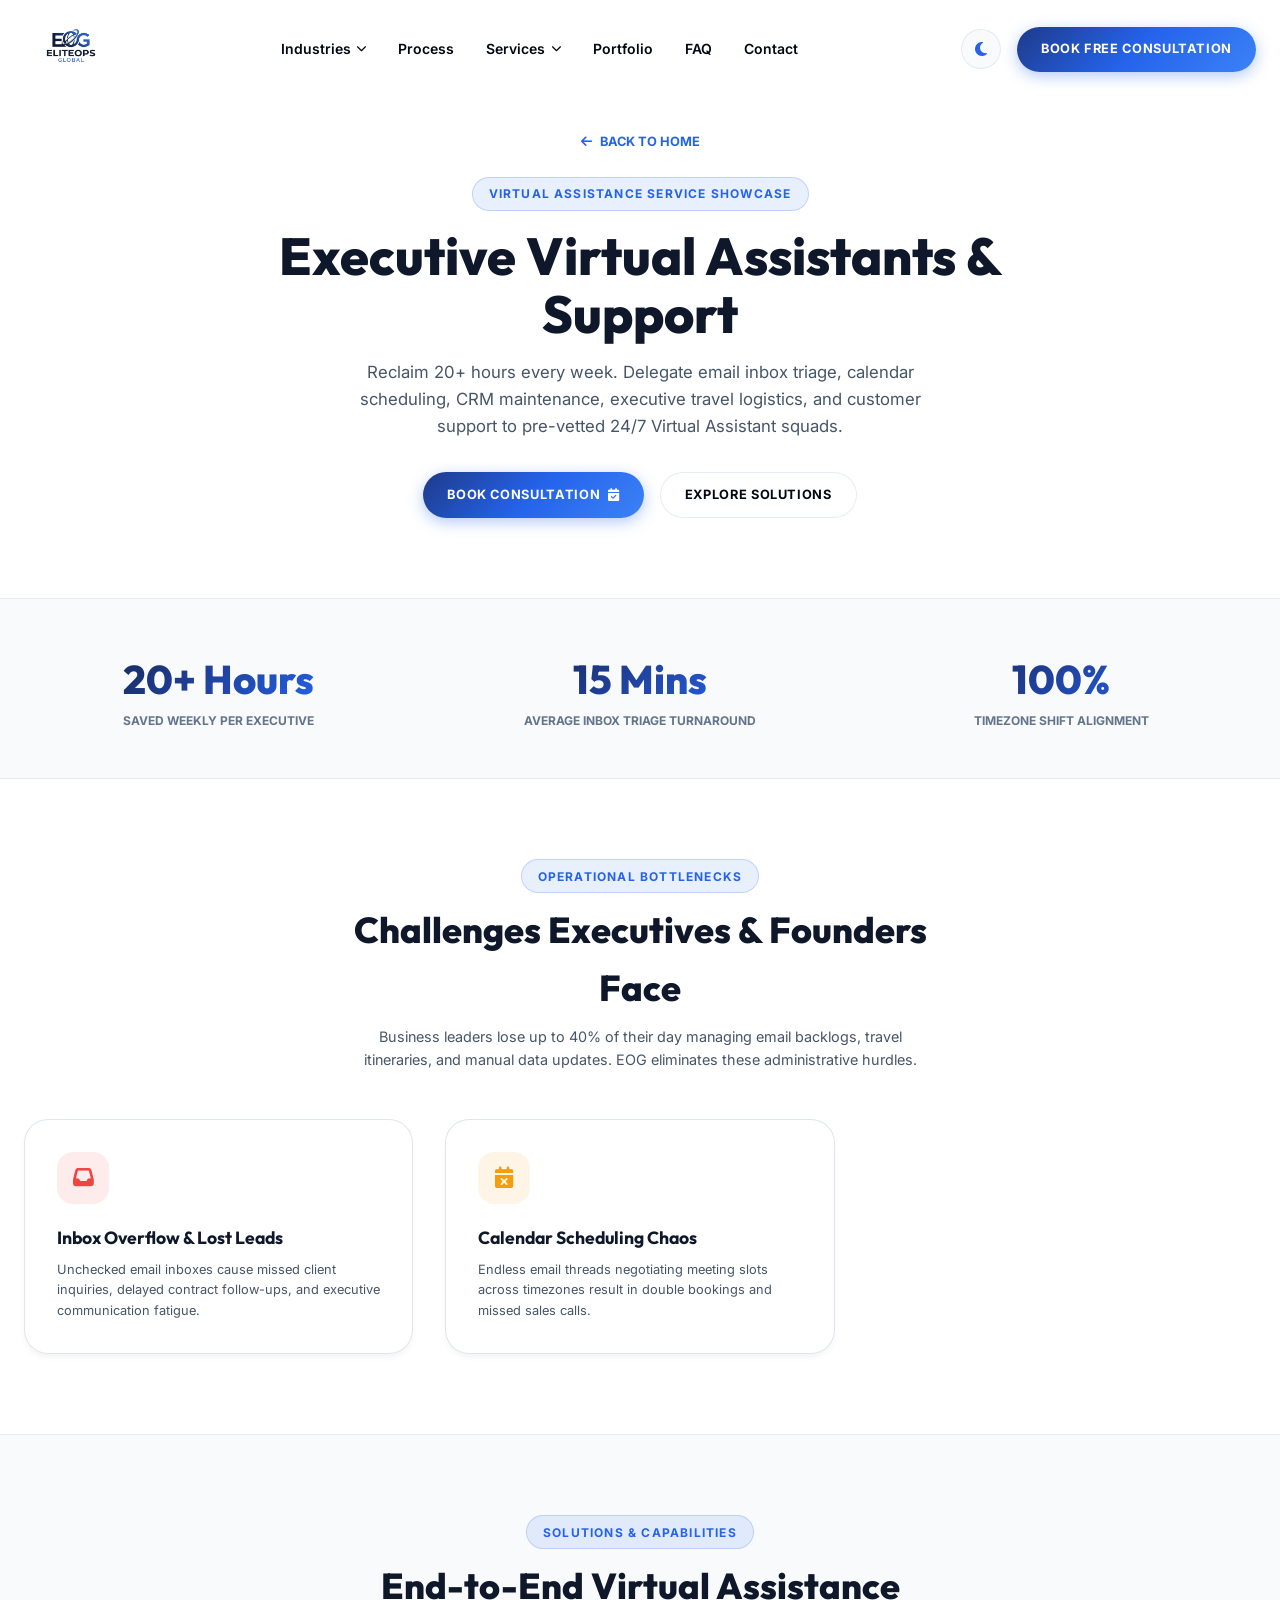
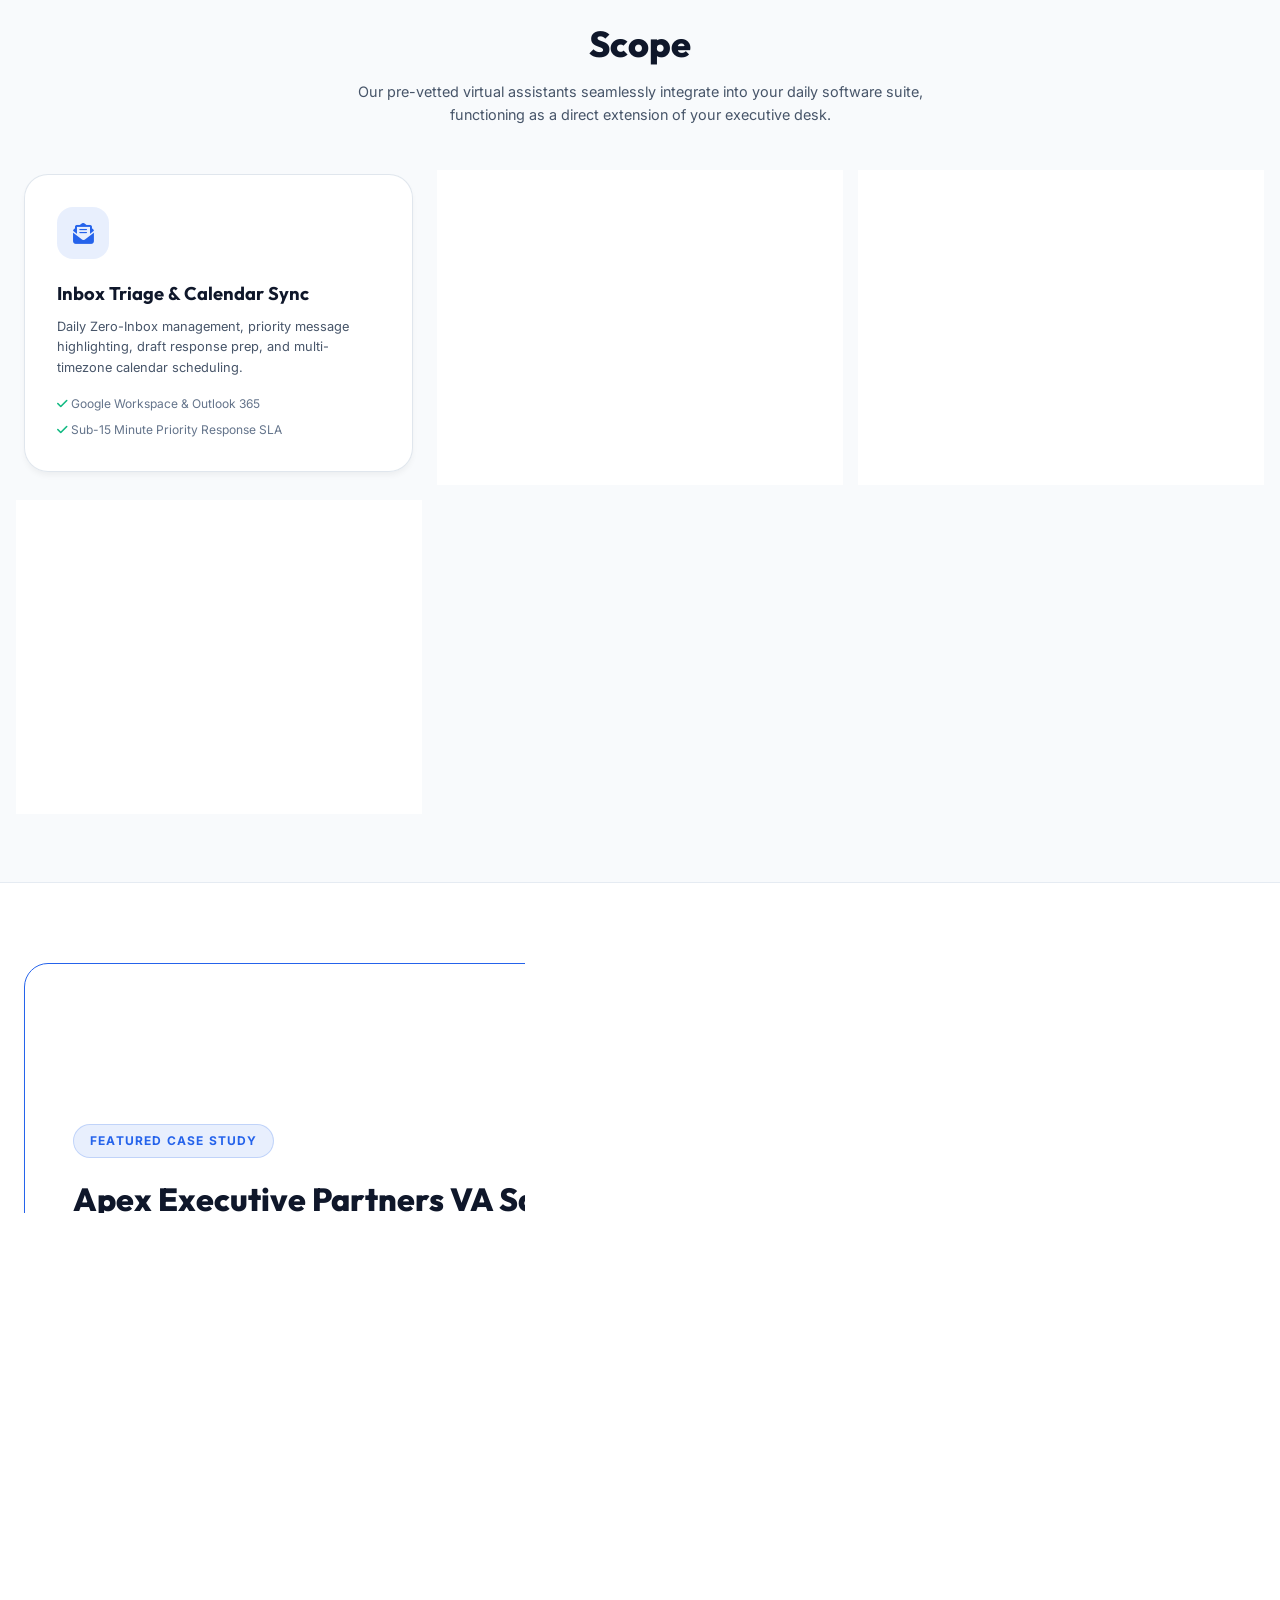
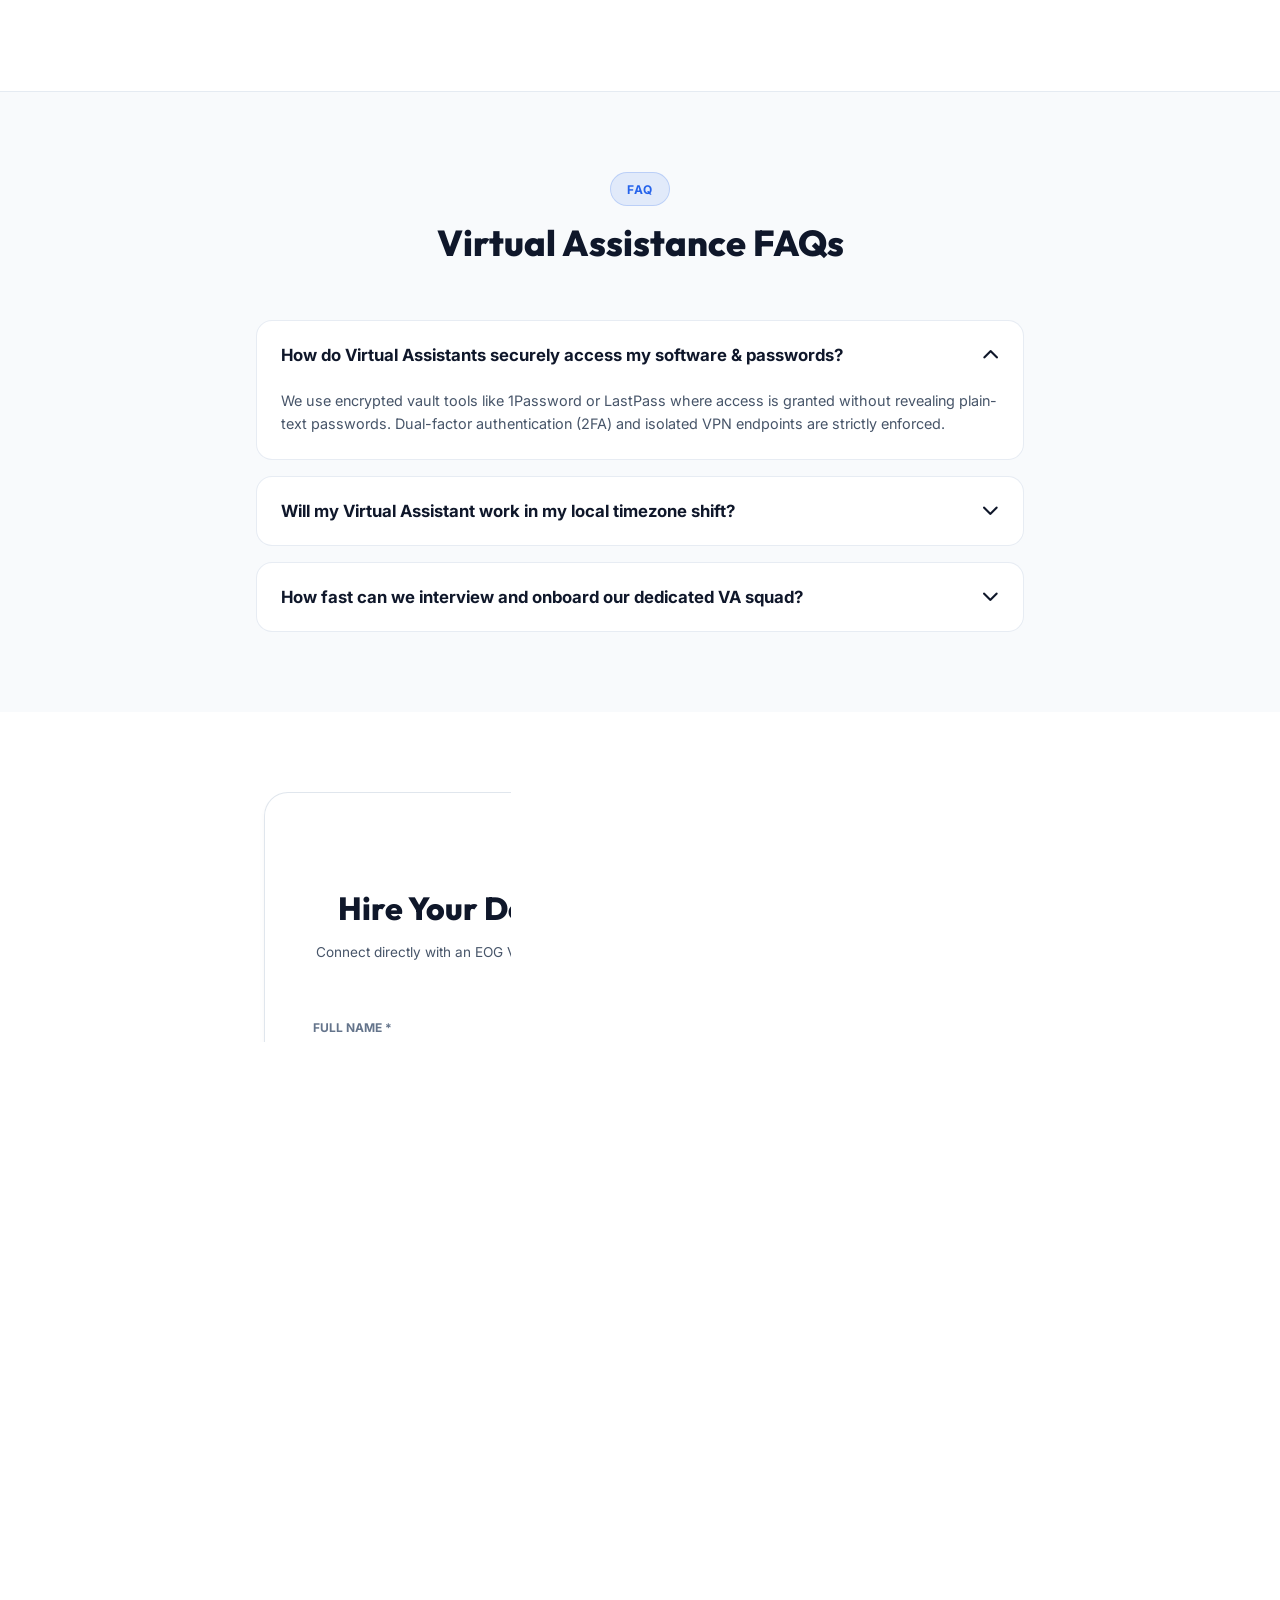
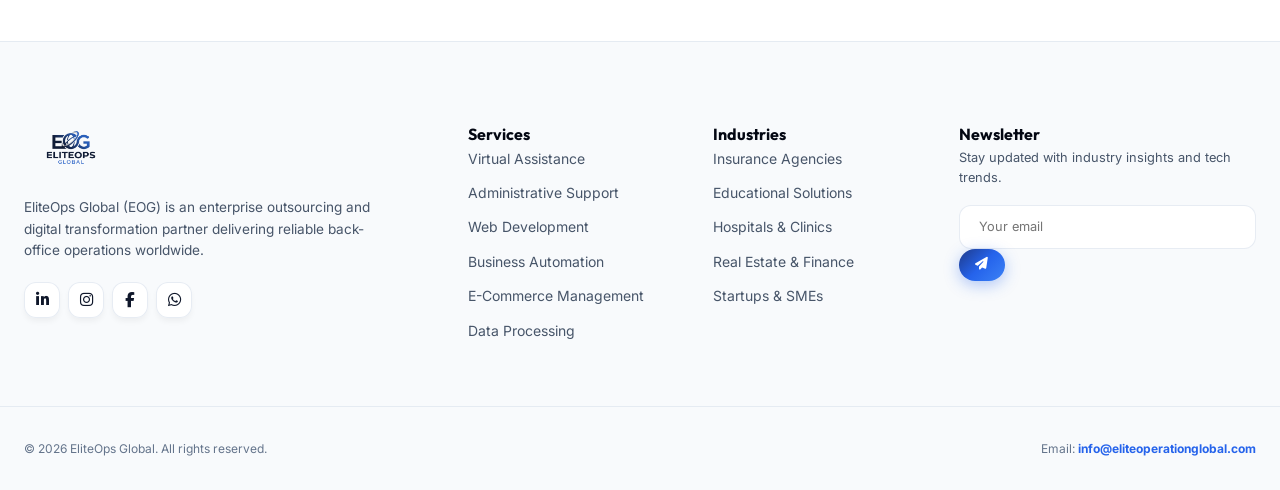
<file: services/virtual-assistance.html>
<!DOCTYPE html>
<html lang="en">
<head>
  <meta charset="UTF-8">
  <meta name="viewport" content="width=device-width, initial-scale=1.0">
  <title>Executive Virtual Assistant & Admin Solutions | EliteOps Global</title>
  <meta name="description" content="Scale executive productivity with pre-vetted 24/7 Virtual Assistants for email triage, calendar scheduling, CRM maintenance, travel logistics, and admin support.">
  <link rel="icon" href="../logo.png">

  <!-- Open Graph Metadata -->
  <meta property="og:type" content="website">
  <meta property="og:title" content="Executive Virtual Assistant & Admin Solutions | EliteOps Global">
  <meta property="og:description" content="Reclaim 20+ hours weekly with dedicated Virtual Assistants for inbox triage, calendar management, and CRM entry.">
  <meta property="og:image" content="https://eliteog.vercel.app/logo.png">
  <meta property="og:url" content="https://eliteog.vercel.app/services/virtual-assistance.html">

  <link rel="preconnect" href="https://fonts.googleapis.com">
  <link rel="preconnect" href="https://fonts.gstatic.com" crossorigin>
  <link href="https://fonts.googleapis.com/css2?family=Inter:wght@300;400;500;600;700;800&family=Outfit:wght@400;500;600;700;800;900&display=swap" rel="stylesheet">
  <link rel="stylesheet" href="https://cdnjs.cloudflare.com/ajax/libs/font-awesome/6.4.0/css/all.min.css">
  <link rel="stylesheet" href="../styles.css">
</head>
<body>

  <!-- TRAILING CUSTOM CURSOR -->
  <div class="custom-cursor"></div>
  <div class="custom-cursor-dot"></div>

  <!-- HEADER NAVBAR -->
  <header class="header scrolled">
    <div class="container nav-container">
      <a href="../index.html" class="logo-link">
        <img src="../logo.png" alt="EliteOps Global Logo">
      </a>

      <nav>
        <ul class="nav-links">
          <li class="nav-item">
            <a href="../index.html#industries" class="nav-link">Industries <i class="fa-solid fa-chevron-down" style="font-size: 0.65rem;"></i></a>
            <ul class="dropdown-menu">
              <li><a href="../industries/insurance.html" class="dropdown-link">Insurance Agencies</a></li>
              <li><a href="../industries/education.html" class="dropdown-link">Educational Institutions</a></li>
              <li><a href="../industries/healthcare.html" class="dropdown-link">Healthcare & Clinics</a></li>
              <li><a href="../industries/real-estate.html" class="dropdown-link">Real Estate & Finance</a></li>
              <li><a href="../industries/startups.html" class="dropdown-link">Startups & SMEs</a></li>
            </ul>
          </li>
          <li class="nav-item"><a href="../index.html#process" class="nav-link">Process</a></li>
          <li class="nav-item">
            <a href="../index.html#services" class="nav-link">Services <i class="fa-solid fa-chevron-down" style="font-size: 0.65rem;"></i></a>
            <ul class="dropdown-menu">
              <li><a href="virtual-assistance.html" class="dropdown-link">Virtual Assistance</a></li>
              <li><a href="administrative-support.html" class="dropdown-link">Administrative Support</a></li>
              <li><a href="web-development.html" class="dropdown-link">Web Development</a></li>
              <li><a href="business-automation.html" class="dropdown-link">Business Automation</a></li>
              <li><a href="e-commerce-management.html" class="dropdown-link">E-Commerce Management</a></li>
              <li><a href="data-processing.html" class="dropdown-link">Data Processing</a></li>
            </ul>
          </li>
          <li class="nav-item"><a href="../index.html#portfolio" class="nav-link">Portfolio</a></li>
          <li class="nav-item"><a href="../index.html#faq" class="nav-link">FAQ</a></li>
          <li class="nav-item"><a href="#contact" class="nav-link">Contact</a></li>
        </ul>
      </nav>

      <div class="nav-actions">
        <button class="btn-theme-toggle theme-toggle" aria-label="Toggle theme">
          <i class="fa-solid fa-moon"></i>
        </button>
        <a href="#contact" class="btn btn-primary btn-shine">Book Free Consultation</a>
        <button class="mobile-toggle" aria-label="Open Mobile Menu">
          <i class="fa-solid fa-bars"></i>
        </button>
      </div>
    </div>

    <!-- Mobile Drawer Menu -->
    <div class="mobile-drawer">
      <a href="../index.html#about" class="nav-link">About</a>
      <a href="../index.html#services" class="nav-link">Services</a>
      <a href="../index.html#industries" class="nav-link">Industries</a>
      <a href="../index.html#process" class="nav-link">Process</a>
      <a href="../index.html#portfolio" class="nav-link">Portfolio</a>
      <a href="../index.html#faq" class="nav-link">FAQ</a>
      <a href="../index.html#careers" class="nav-link">Careers</a>
      <a href="#contact" class="btn btn-primary btn-shine" style="width: 100%; text-align: center;">Book Free Consultation</a>
    </div>
  </header>

  <!-- HERO SECTION -->
  <section class="hero" style="min-height: 60vh; text-align: center; padding-top: 8rem;">
    <div class="container" style="max-width: 54rem;">
      <a href="../index.html" style="font-size: 0.8rem; font-weight: 700; color: var(--royal-500); text-transform: uppercase; display: inline-flex; align-items: center; gap: 0.5rem; margin-bottom: 1.5rem;">
        <i class="fa-solid fa-arrow-left"></i> Back to Home
      </a>
      <span class="badge" style="display: block; width: fit-content; margin: 0 auto 1rem;">Virtual Assistance Service Showcase</span>
      <h1 class="hero-title">Executive Virtual Assistants & Support</h1>
      <p class="hero-desc" style="margin: 0 auto 2rem;">
        Reclaim 20+ hours every week. Delegate email inbox triage, calendar scheduling, CRM maintenance, executive travel logistics, and customer support to pre-vetted 24/7 Virtual Assistant squads.
      </p>
      <div style="display: flex; gap: 1rem; justify-content: center; flex-wrap: wrap;">
        <a href="#contact" class="btn btn-primary btn-shine">Book Consultation <i class="fa-solid fa-calendar-check"></i></a>
        <a href="#solutions" class="btn btn-secondary btn-shine">Explore Solutions</a>
      </div>
    </div>
  </section>

  <!-- METRICS BAR -->
  <section class="bg-alt border-t border-b" style="padding: 3rem 0; text-align: center;">
    <div class="container" style="display: grid; grid-template-columns: repeat(auto-fit, minmax(200px, 1fr)); gap: 2rem;">
      <div>
        <h3 class="text-gradient" style="font-size: 2.5rem; font-weight: 800;">20+ Hours</h3>
        <p style="font-size: 0.75rem; font-weight: 700; text-transform: uppercase; color: var(--text-muted);">Saved Weekly per Executive</p>
      </div>
      <div>
        <h3 class="text-gradient" style="font-size: 2.5rem; font-weight: 800;">15 Mins</h3>
        <p style="font-size: 0.75rem; font-weight: 700; text-transform: uppercase; color: var(--text-muted);">Average Inbox Triage Turnaround</p>
      </div>
      <div>
        <h3 class="text-gradient" style="font-size: 2.5rem; font-weight: 800;">100%</h3>
        <p style="font-size: 0.75rem; font-weight: 700; text-transform: uppercase; color: var(--text-muted);">Timezone Shift Alignment</p>
      </div>
    </div>
  </section>

  <!-- PAIN POINTS / CHALLENGES WE SOLVE -->
  <section style="padding: 5rem 0;">
    <div class="container">
      <div style="text-align: center; max-width: 36rem; margin: 0 auto 3rem;">
        <span class="badge">Operational Bottlenecks</span>
        <h2 style="font-size: 2.25rem; font-weight: 800; color: var(--text-heading); margin-top: 0.5rem;">
          Challenges Executives & Founders Face
        </h2>
        <p style="color: var(--text-sub); font-size: 0.9rem; margin-top: 0.5rem;">
          Business leaders lose up to 40% of their day managing email backlogs, travel itineraries, and manual data updates. EOG eliminates these administrative hurdles.
        </p>
      </div>

      <div style="display: grid; grid-template-columns: repeat(auto-fit, minmax(280px, 1fr)); gap: 2rem;">
        <div class="glass-card">
          <div class="service-icon" style="background: rgba(239, 68, 68, 0.1); color: #ef4444;">
            <i class="fa-solid fa-inbox"></i>
          </div>
          <h3 style="font-size: 1.1rem; color: var(--text-heading); margin: 0.75rem 0 0.5rem;">Inbox Overflow & Lost Leads</h3>
          <p style="font-size: 0.8rem; color: var(--text-sub);">Unchecked email inboxes cause missed client inquiries, delayed contract follow-ups, and executive communication fatigue.</p>
        </div>

        <div class="glass-card">
          <div class="service-icon" style="background: rgba(245, 158, 11, 0.1); color: #f59e0b;">
            <i class="fa-solid fa-calendar-xmark"></i>
          </div>
          <h3 style="font-size: 1.1rem; color: var(--text-heading); margin: 0.75rem 0 0.5rem;">Calendar Scheduling Chaos</h3>
          <p style="font-size: 0.8rem; color: var(--text-sub);">Endless email threads negotiating meeting slots across timezones result in double bookings and missed sales calls.</p>
        </div>

        <div class="glass-card">
          <div class="service-icon" style="background: rgba(59, 130, 246, 0.1); color: #3b82f6;">
            <i class="fa-solid fa-database"></i>
          </div>
          <h3 style="font-size: 1.1rem; color: var(--text-heading); margin: 0.75rem 0 0.5rem;">High Administrative Drag</h3>
          <p style="font-size: 0.8rem; color: var(--text-sub);">Wasting high-value founder hours on expense receipt audits, CRM lead logs, and basic document formatting eats into growth strategy.</p>
        </div>
      </div>
    </div>
  </section>

  <!-- DEEP-DIVE SOLUTIONS MODULES -->
  <section id="solutions" class="bg-alt border-t border-b" style="padding: 5rem 0;">
    <div class="container">
      <div style="text-align: center; max-width: 36rem; margin: 0 auto 3rem;">
        <span class="badge">Solutions & Capabilities</span>
        <h2 style="font-size: 2.25rem; font-weight: 800; color: var(--text-heading); margin-top: 0.5rem;">
          End-to-End Virtual Assistance Scope
        </h2>
        <p style="color: var(--text-sub); font-size: 0.9rem; margin-top: 0.5rem;">
          Our pre-vetted virtual assistants seamlessly integrate into your daily software suite, functioning as a direct extension of your executive desk.
        </p>
      </div>

      <div style="display: grid; grid-template-columns: repeat(auto-fit, minmax(300px, 1fr)); gap: 2rem;">
        <div class="glass-card">
          <div class="service-icon"><i class="fa-solid fa-envelope-open-text"></i></div>
          <h3 style="font-size: 1.15rem; color: var(--text-heading); margin-bottom: 0.5rem;">Inbox Triage & Calendar Sync</h3>
          <p style="font-size: 0.8rem; color: var(--text-sub); margin-bottom: 1rem;">Daily Zero-Inbox management, priority message highlighting, draft response prep, and multi-timezone calendar scheduling.</p>
          <ul style="list-style: none; font-size: 0.75rem; color: var(--text-muted); display: flex; flex-direction: column; gap: 0.4rem;">
            <li><i class="fa-solid fa-check" style="color: #10b981;"></i> Google Workspace & Outlook 365</li>
            <li><i class="fa-solid fa-check" style="color: #10b981;"></i> Sub-15 Minute Priority Response SLA</li>
          </ul>
        </div>

        <div class="glass-card">
          <div class="service-icon"><i class="fa-solid fa-chart-user"></i></div>
          <h3 style="font-size: 1.15rem; color: var(--text-heading); margin-bottom: 0.5rem;">CRM Hygiene & Lead Management</h3>
          <p style="font-size: 0.8rem; color: var(--text-sub); margin-bottom: 1rem;">Logging inbound lead details, updating deal pipeline stages, data cleansing, contact enrichment, and task reminders.</p>
          <ul style="list-style: none; font-size: 0.75rem; color: var(--text-muted); display: flex; flex-direction: column; gap: 0.4rem;">
            <li><i class="fa-solid fa-check" style="color: #10b981;"></i> HubSpot, Salesforce & Zoho CRM</li>
            <li><i class="fa-solid fa-check" style="color: #10b981;"></i> Apollo & Prospect List Logging</li>
          </ul>
        </div>

        <div class="glass-card">
          <div class="service-icon"><i class="fa-solid fa-plane-departure"></i></div>
          <h3 style="font-size: 1.15rem; color: var(--text-heading); margin-bottom: 0.5rem;">Travel Logistics & Expense Audits</h3>
          <p style="font-size: 0.8rem; color: var(--text-sub); margin-bottom: 1rem;">Flight and hotel reservations, multi-city travel itineraries, expense receipt filing, invoice organization, and Notion workspace updates.</p>
          <ul style="list-style: none; font-size: 0.75rem; color: var(--text-muted); display: flex; flex-direction: column; gap: 0.4rem;">
            <li><i class="fa-solid fa-check" style="color: #10b981;"></i> Expensify & TripActions Integration</li>
            <li><i class="fa-solid fa-check" style="color: #10b981;"></i> Detailed Day-by-Day Travel Decks</li>
          </ul>
        </div>

        <div class="glass-card">
          <div class="service-icon"><i class="fa-solid fa-headset"></i></div>
          <h3 style="font-size: 1.15rem; color: var(--text-heading); margin-bottom: 0.5rem;">Customer Support & Helpdesk</h3>
          <p style="font-size: 0.8rem; color: var(--text-sub); margin-bottom: 1rem;">First-touch live chat response, customer ticket resolution, FAQ auto-replies, and daily customer satisfaction monitoring.</p>
          <ul style="list-style: none; font-size: 0.75rem; color: var(--text-muted); display: flex; flex-direction: column; gap: 0.4rem;">
            <li><i class="fa-solid fa-check" style="color: #10b981;"></i> Zendesk, Intercom & Freshdesk</li>
            <li><i class="fa-solid fa-check" style="color: #10b981;"></i> 24/7 Ticket Coverage Squads</li>
          </ul>
        </div>
      </div>
    </div>
  </section>

  <!-- CASE STUDY PROOF POINT -->
  <section style="padding: 5rem 0;">
    <div class="container">
      <div class="glass-card" style="padding: 3rem; border-color: var(--royal-500); display: grid; grid-template-columns: repeat(auto-fit, minmax(300px, 1fr)); gap: 3rem; align-items: center;">
        <div>
          <span class="badge" style="margin-bottom: 1rem;">Featured Case Study</span>
          <h2 style="font-size: 2rem; font-weight: 800; color: var(--text-heading); margin-bottom: 1rem;">
            Apex Executive Partners VA Squad
          </h2>
          <p style="color: var(--text-sub); font-size: 0.9rem; margin-bottom: 1.5rem;">
            Apex Executive Partners onboarded 2 dedicated EOG Virtual Assistants to manage C-suite email inboxes, calendar scheduling, and HubSpot deal updates.
          </p>
          <div style="display: grid; grid-template-columns: 1fr 1fr; gap: 1rem; margin-bottom: 1.5rem;">
            <div>
              <h4 class="text-gradient" style="font-size: 2rem; font-weight: 800;">25+ Hrs</h4>
              <p style="font-size: 0.75rem; color: var(--text-muted); font-weight: 700; text-transform: uppercase;">Saved Weekly per Exec</p>
            </div>
            <div>
              <h4 class="text-gradient" style="font-size: 2rem; font-weight: 800;">&lt;12 Mins</h4>
              <p style="font-size: 0.75rem; color: var(--text-muted); font-weight: 700; text-transform: uppercase;">Inbox Response Lag</p>
            </div>
          </div>
          <a href="#contact" class="btn btn-primary btn-shine">
            Request VA Match & Scope <i class="fa-solid fa-arrow-right"></i>
          </a>
        </div>

        <div style="position: relative; border-radius: 1rem; overflow: hidden; box-shadow: var(--shadow-lg);">
          <img src="../portfolio/capco.png" alt="Apex Executive Partners Virtual Assistant Case Study" style="width: 100%; height: 100%; object-fit: cover;">
        </div>
      </div>
    </div>
  </section>

  <!-- FAQ SECTION -->
  <section class="bg-alt border-t" style="padding: 5rem 0;">
    <div class="container">
      <div style="text-align: center; max-width: 36rem; margin: 0 auto 3rem;">
        <span class="badge">FAQ</span>
        <h2 style="font-size: 2.25rem; font-weight: 800; color: var(--text-heading); margin-top: 0.5rem;">
          Virtual Assistance FAQs
        </h2>
      </div>

      <div class="faq-list" style="max-width: 48rem; margin: 0 auto;">
        <div class="faq-item active">
          <button class="faq-question">
            How do Virtual Assistants securely access my software & passwords?
            <i class="fa-solid fa-chevron-down faq-icon"></i>
          </button>
          <div class="faq-answer">
            We use encrypted vault tools like 1Password or LastPass where access is granted without revealing plain-text passwords. Dual-factor authentication (2FA) and isolated VPN endpoints are strictly enforced.
          </div>
        </div>

        <div class="faq-item">
          <button class="faq-question">
            Will my Virtual Assistant work in my local timezone shift?
            <i class="fa-solid fa-chevron-down faq-icon"></i>
          </button>
          <div class="faq-answer">
            Yes, 100%. We assign dedicated Virtual Assistants whose working shifts align 100% with your local working hours (US Eastern, Central, Pacific, UK GMT, or APAC).
          </div>
        </div>

        <div class="faq-item">
          <button class="faq-question">
            How fast can we interview and onboard our dedicated VA squad?
            <i class="fa-solid fa-chevron-down faq-icon"></i>
          </button>
          <div class="faq-answer">
            Our onboarding cycle takes 5 to 10 business days. We present qualified candidate profiles matching your software and task specs for final interview selection.
          </div>
        </div>
      </div>
    </div>
  </section>

  <!-- IN-PAGE EMBEDDED CONSULTATION FORM -->
  <section id="contact" style="padding: 5rem 0;">
    <div class="container" style="max-width: 50rem;">
      <div class="glass-card" style="padding: 3rem;">
        <div style="text-align: center; margin-bottom: 2rem;">
          <span class="badge">Book Free Consultation</span>
          <h2 style="font-size: 2rem; font-weight: 800; color: var(--text-heading); margin-top: 0.5rem;">
            Hire Your Dedicated Executive VA Squad
          </h2>
          <p style="color: var(--text-sub); font-size: 0.85rem; margin-top: 0.5rem;">
            Connect directly with an EOG Virtual Assistance specialist to outline your daily task scope and request a custom proposal.
          </p>
        </div>

        <form id="contact-form" action="https://formsubmit.co/info@eliteoperationglobal.com" method="POST">
          <input type="hidden" name="_subject" value="New Virtual Assistant Inquiry - EliteOps Global">
          <input type="hidden" name="_captcha" value="false">
          <input type="hidden" name="_template" value="table">
          <input type="text" name="_honey" style="display:none">

          <div class="form-grid">
            <div class="form-group">
              <label>Full Name *</label>
              <input type="text" name="name" required placeholder="Jane Smith">
            </div>
            <div class="form-group">
              <label>Company Name *</label>
              <input type="text" name="company" required placeholder="Acme Executive Corp">
            </div>
            <div class="form-group">
              <label>Phone Number *</label>
              <input type="text" name="phone" required placeholder="+1 (555) 000-0000">
            </div>
            <div class="form-group">
              <label>Work Email Address *</label>
              <input type="email" name="email" required placeholder="jane@acme.com">
            </div>
            <div class="form-group full">
              <label>Primary Service Focus</label>
              <select name="service">
                <option value="Virtual Assistance - Executive Support" selected>Virtual Assistance - Executive Support & Inbox Triage</option>
                <option value="Virtual Assistance - Calendar & Travel">Calendar Scheduling & Travel Logistics</option>
                <option value="Virtual Assistance - CRM Maintenance">CRM Hygiene & Lead Logging (HubSpot/Salesforce)</option>
                <option value="Virtual Assistance - Customer Helpdesk">Customer Support & Live Chat Helpdesk</option>
              </select>
            </div>
            <div class="form-group full">
              <label>Tell Us About Your Daily Tasks & Preferred Software *</label>
              <textarea name="message" rows="4" required placeholder="Mention your primary tasks, preferred working timezone, and software tools (e.g. HubSpot, Outlook, Zendesk)..."></textarea>
            </div>
            <div class="form-group full" style="margin-top: 0.5rem;">
              <button type="submit" class="btn btn-primary btn-shine" style="width: 100%;">Submit Consultation Request <i class="fa-solid fa-paper-plane"></i></button>
            </div>
          </div>
          <div class="form-msg" style="margin-top: 1rem; display: none; font-size: 0.85rem; padding: 0.75rem; border-radius: 0.5rem; text-align: center;"></div>
        </form>
      </div>
    </div>
  </section>

  <!-- FOOTER -->
  <footer class="footer">
    <div class="container footer-grid">
      <div>
        <a href="../index.html" class="logo-link">
          <img src="../logo.png" alt="EliteOps Global Logo">
        </a>
        <p style="font-size: 0.85rem; color: var(--text-sub); margin-top: 1rem; max-width: 22rem;">
          EliteOps Global (EOG) is an enterprise outsourcing and digital transformation partner delivering reliable back-office operations worldwide.
        </p>
        <div style="display: flex; gap: 0.5rem; margin-top: 1.25rem;">
          <a href="https://www.linkedin.com/in/eliteops-global-aa10a8422/" target="_blank" rel="noopener noreferrer" class="social-icon-btn" aria-label="LinkedIn" style="width: 2.25rem; height: 2.25rem; font-size: 0.95rem;">
            <i class="fa-brands fa-linkedin-in"></i>
          </a>
          <a href="https://www.instagram.com/elite_opsglobal/" target="_blank" rel="noopener noreferrer" class="social-icon-btn" aria-label="Instagram" style="width: 2.25rem; height: 2.25rem; font-size: 0.95rem;">
            <i class="fa-brands fa-instagram"></i>
          </a>
          <a href="https://facebook.com" target="_blank" rel="noopener noreferrer" class="social-icon-btn" aria-label="Facebook" style="width: 2.25rem; height: 2.25rem; font-size: 0.95rem;">
            <i class="fa-brands fa-facebook-f"></i>
          </a>
          <a href="https://wa.me/" target="_blank" rel="noopener noreferrer" class="social-icon-btn" aria-label="WhatsApp" style="width: 2.25rem; height: 2.25rem; font-size: 0.95rem;">
            <i class="fa-brands fa-whatsapp"></i>
          </a>
        </div>
      </div>

      <div>
        <h4>Services</h4>
        <ul class="footer-links">
          <li><a href="virtual-assistance.html">Virtual Assistance</a></li>
          <li><a href="administrative-support.html">Administrative Support</a></li>
          <li><a href="web-development.html">Web Development</a></li>
          <li><a href="business-automation.html">Business Automation</a></li>
          <li><a href="e-commerce-management.html">E-Commerce Management</a></li>
          <li><a href="data-processing.html">Data Processing</a></li>
        </ul>
      </div>

      <div>
        <h4>Industries</h4>
        <ul class="footer-links">
          <li><a href="../industries/insurance.html">Insurance Agencies</a></li>
          <li><a href="../industries/education.html">Educational Solutions</a></li>
          <li><a href="../industries/healthcare.html">Hospitals & Clinics</a></li>
          <li><a href="../industries/real-estate.html">Real Estate & Finance</a></li>
          <li><a href="../industries/startups.html">Startups & SMEs</a></li>
        </ul>
      </div>

      <div>
        <h4>Newsletter</h4>
        <p style="font-size: 0.8rem; color: var(--text-sub); margin-bottom: 1rem;">Stay updated with industry insights and tech trends.</p>
        <form id="newsletter-form" action="https://formsubmit.co/info@eliteoperationglobal.com" method="POST">
          <input type="hidden" name="_subject" value="New Newsletter Subscription - EliteOps Global">
          <input type="hidden" name="_captcha" value="false">
          <input type="hidden" name="_template" value="table">
          <input type="text" name="_honey" style="display:none">
          <input type="email" name="email" required placeholder="Your email" style="font-size: 0.8rem;">
          <button type="submit" class="btn btn-primary btn-shine" style="padding: 0.6rem 1rem;"><i class="fa-solid fa-paper-plane"></i></button>
        </form>
        <div class="form-msg" style="margin-top: 0.5rem; display: none; font-size: 0.75rem;"></div>
      </div>
    </div>

    <div class="container border-t" style="padding-top: 2rem; display: flex; justify-content: space-between; font-size: 0.75rem; color: var(--text-muted); flex-wrap: wrap; gap: 1rem;">
      <p>&copy; 2026 EliteOps Global. All rights reserved.</p>
      <div>Email: <a href="mailto:info@eliteoperationglobal.com" style="color: var(--royal-500); font-weight: 700;">info@eliteoperationglobal.com</a></div>
    </div>
  </footer>

  <script src="../script.js"></script>
</body>
</html>
</file>
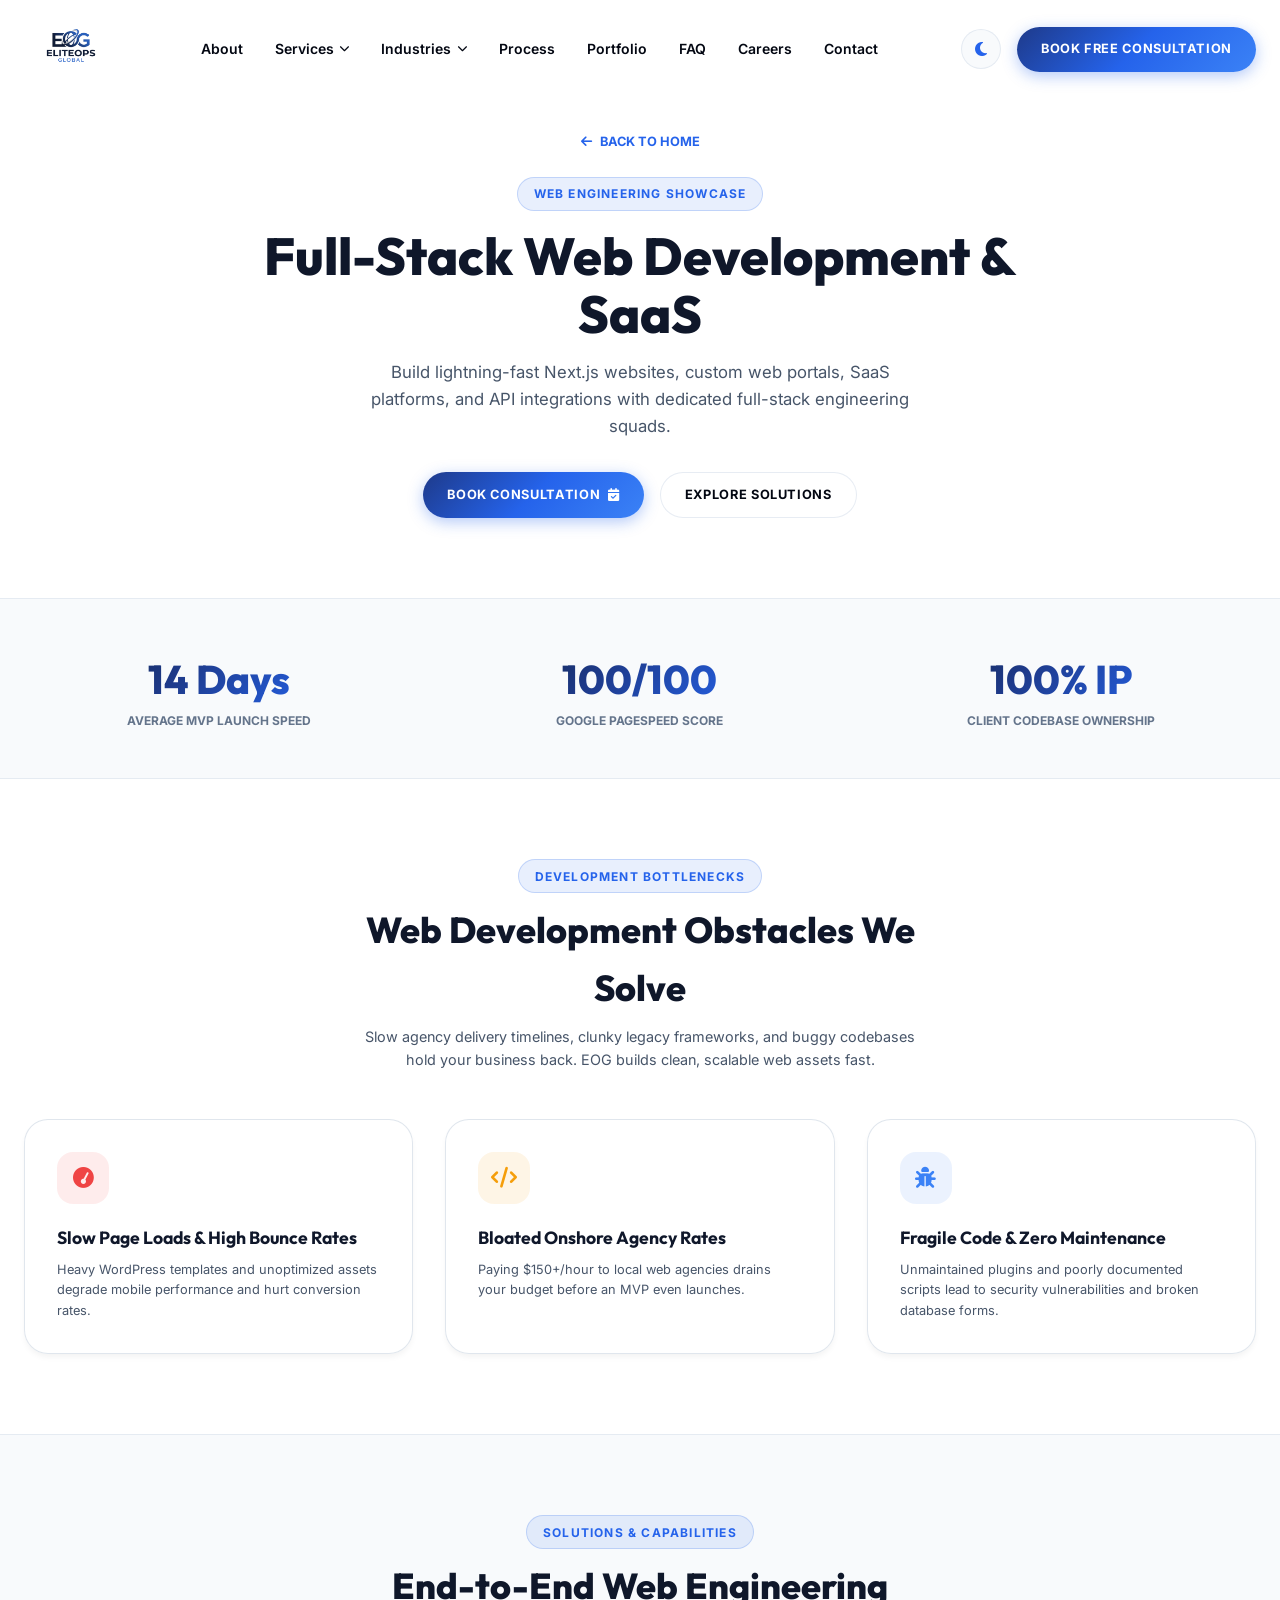
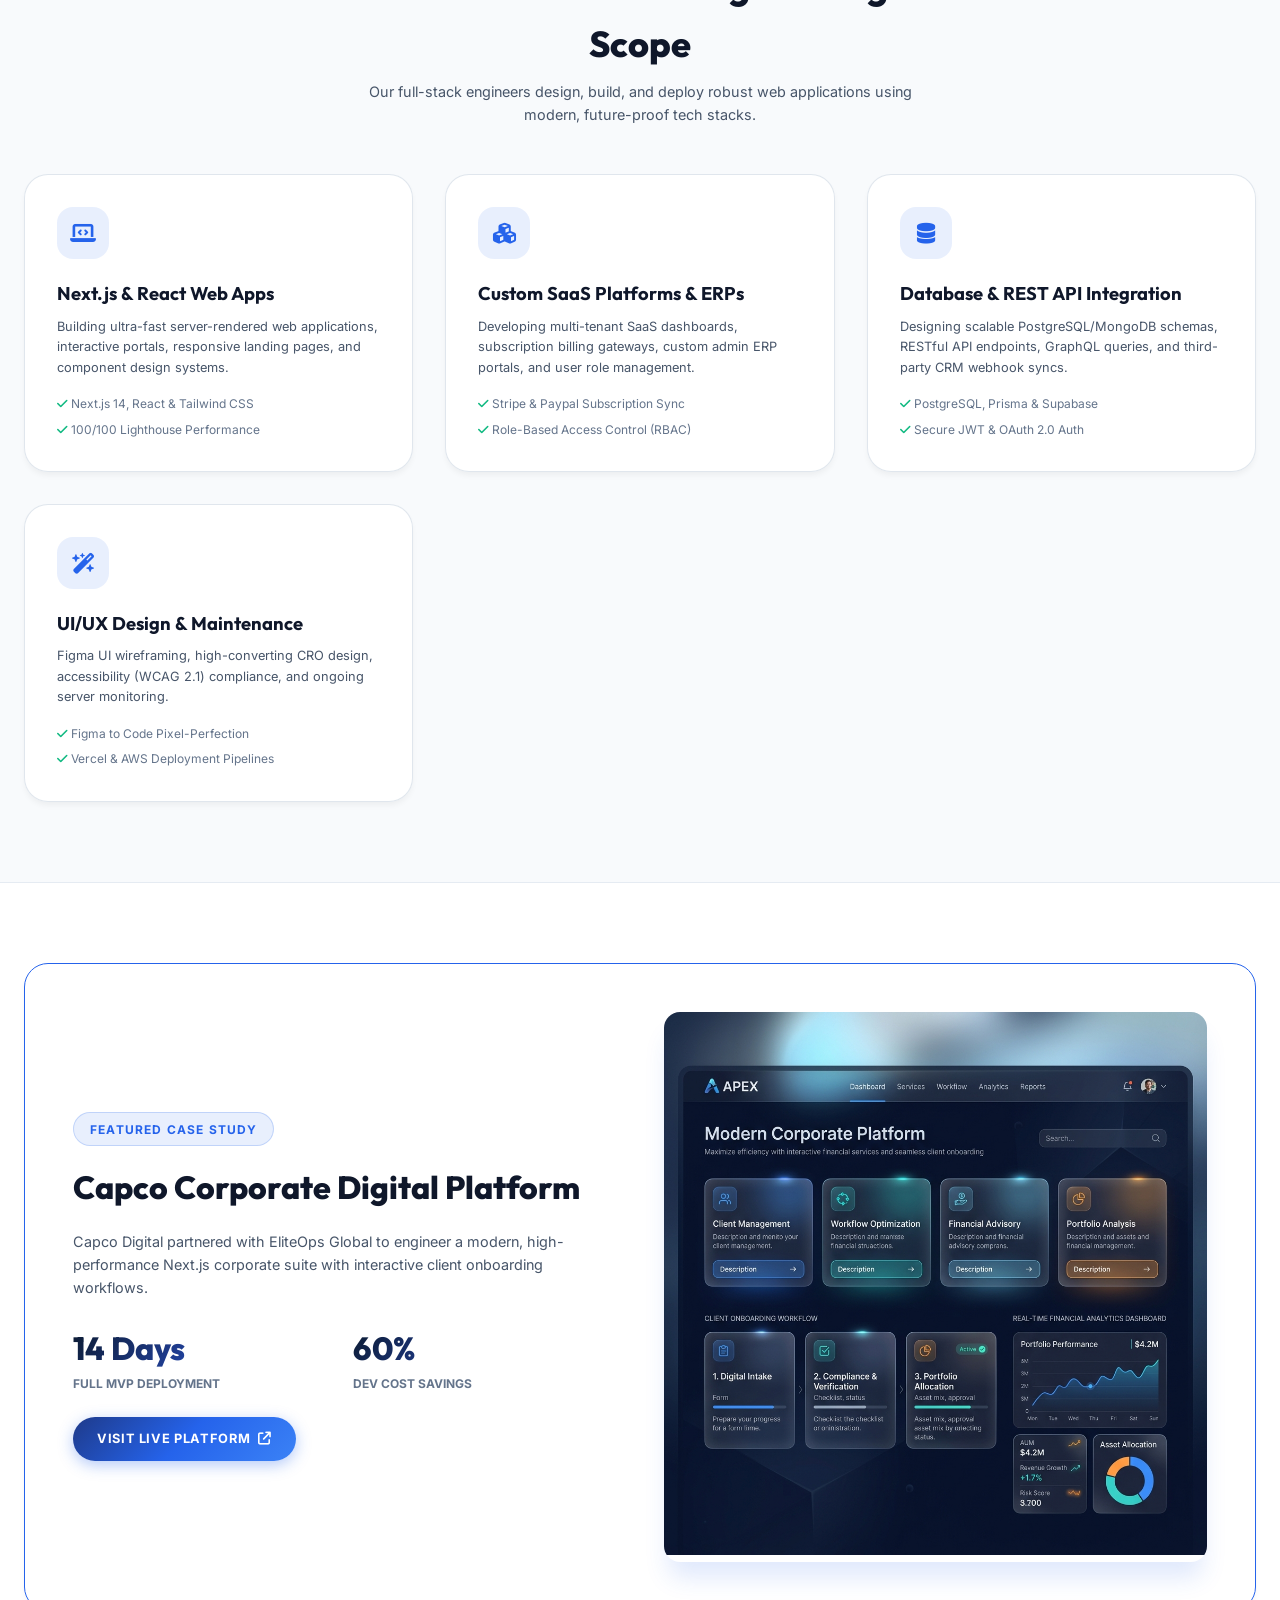
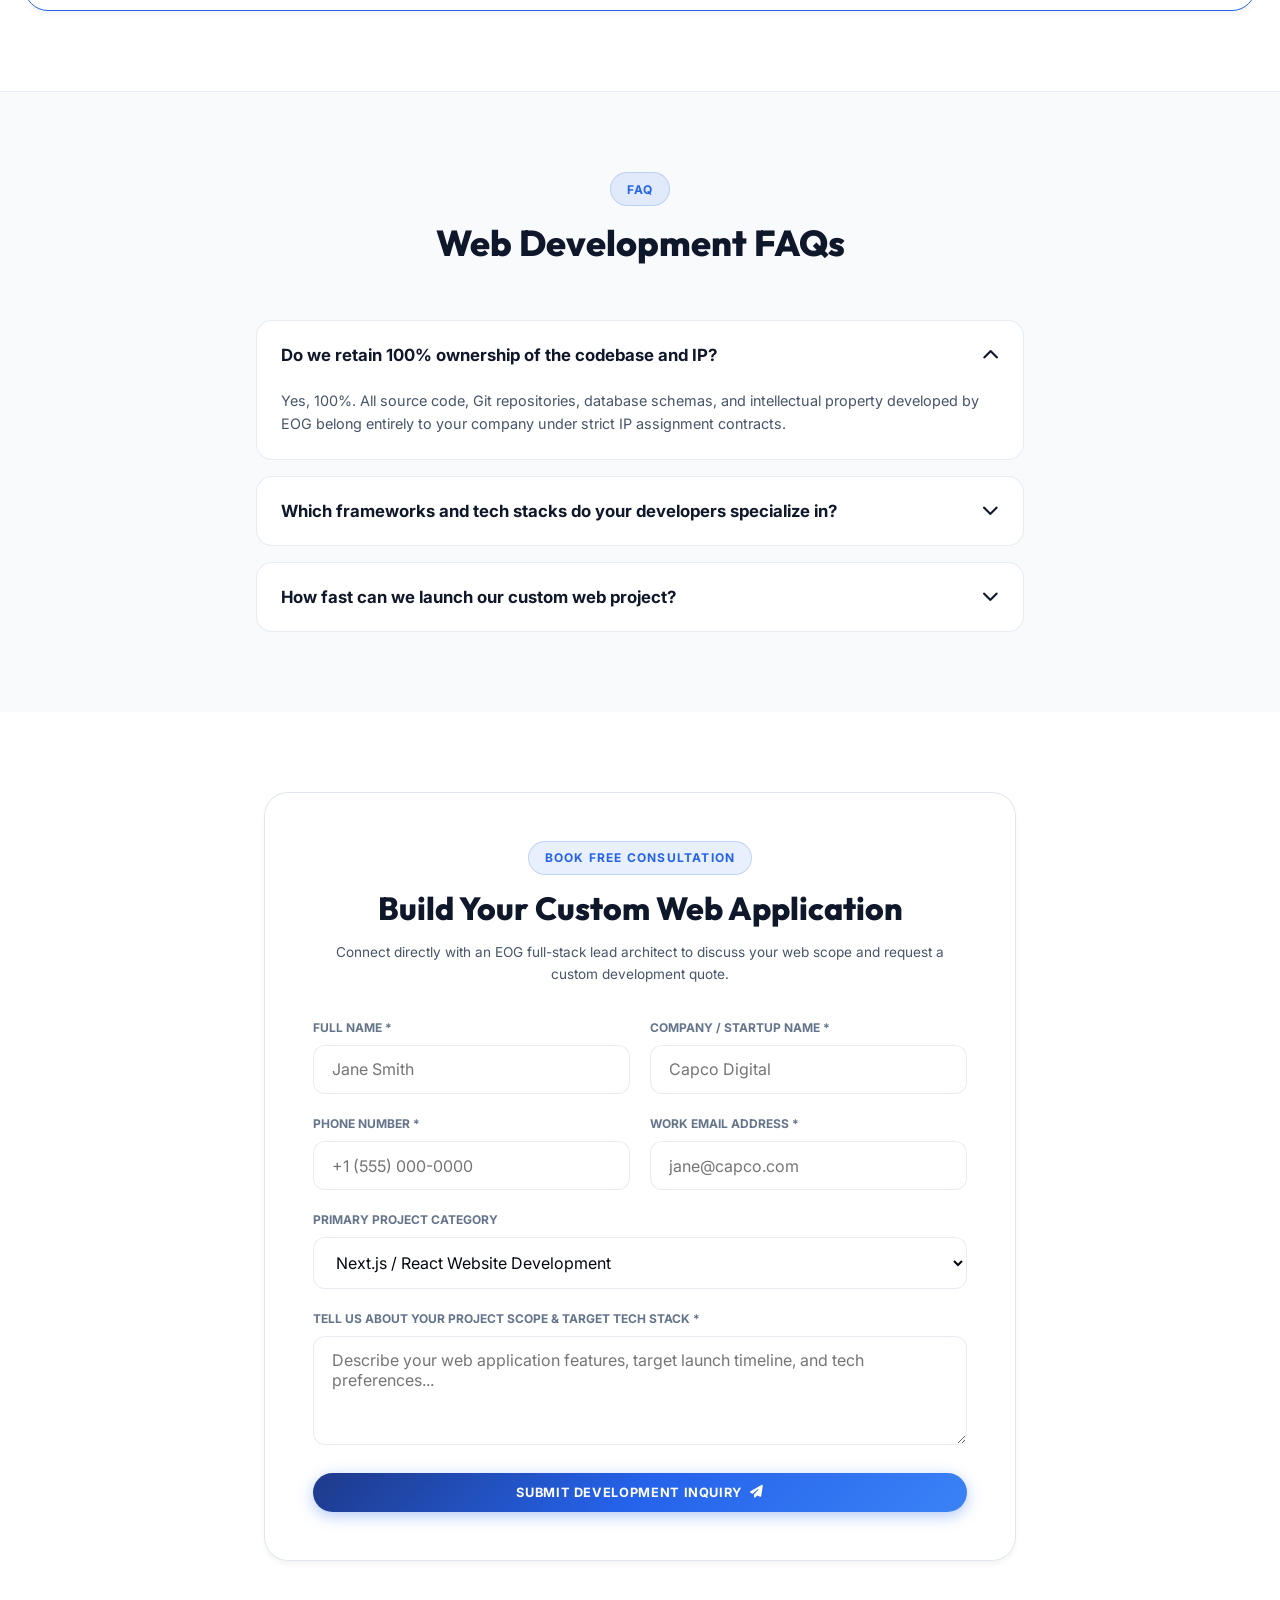
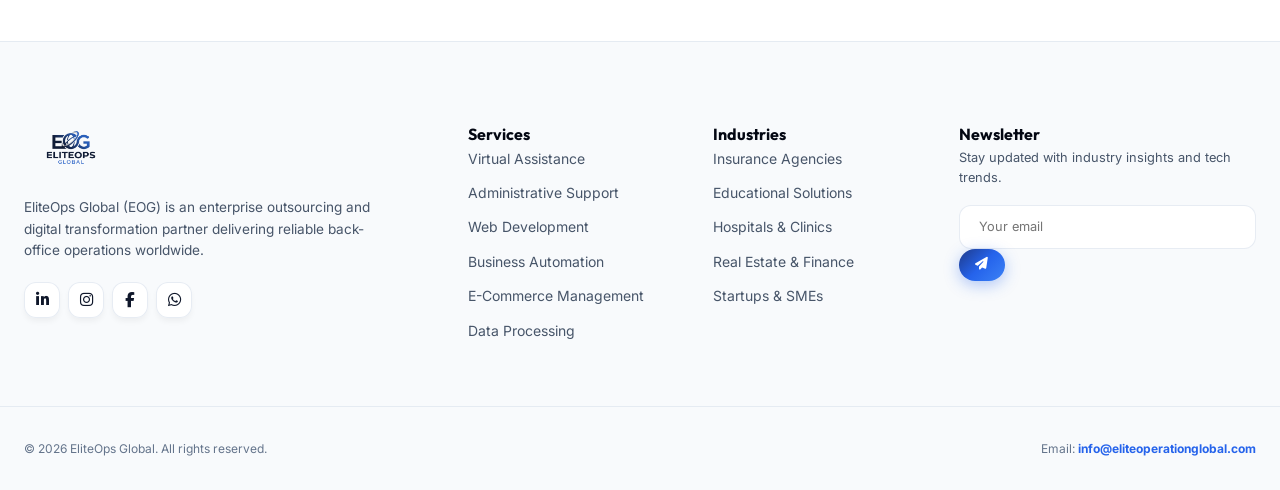
<file: services/web-development.html>
<!DOCTYPE html>
<html lang="en">
<head>
  <meta charset="UTF-8">
  <meta name="viewport" content="width=device-width, initial-scale=1.0">
  <title>Full-Stack Web Development & SaaS Applications | EliteOps Global</title>
  <meta name="description" content="Build high-performance Next.js websites, custom web applications, SaaS dashboards, and database integrations with dedicated full-stack development teams.">
  <link rel="icon" href="../logo.png">

  <!-- Open Graph Metadata -->
  <meta property="og:type" content="website">
  <meta property="og:title" content="Full-Stack Web Development & SaaS Applications | EliteOps Global">
  <meta property="og:description" content="Launch high-performance Next.js websites, enterprise web apps, and custom SaaS platforms with 10-day dedicated development squads.">
  <meta property="og:image" content="https://eliteog.vercel.app/portfolio/capco.png">
  <meta property="og:url" content="https://eliteog.vercel.app/services/web-development.html">

  <link rel="preconnect" href="https://fonts.googleapis.com">
  <link rel="preconnect" href="https://fonts.gstatic.com" crossorigin>
  <link href="https://fonts.googleapis.com/css2?family=Inter:wght@300;400;500;600;700;800&family=Outfit:wght@400;500;600;700;800;900&display=swap" rel="stylesheet">
  <link rel="stylesheet" href="https://cdnjs.cloudflare.com/ajax/libs/font-awesome/6.4.0/css/all.min.css">
  <link rel="stylesheet" href="../styles.css">
</head>
<body>

  <!-- TRAILING CUSTOM CURSOR -->
  <div class="custom-cursor"></div>
  <div class="custom-cursor-dot"></div>

  <!-- HEADER NAVBAR -->
  <header class="header scrolled">
    <div class="container nav-container">
      <a href="../index.html" class="logo-link">
        <img src="../logo.png" alt="EliteOps Global Logo">
      </a>

      <nav>
        <ul class="nav-links">
          <li class="nav-item"><a href="../index.html#about" class="nav-link">About</a></li>
          <li class="nav-item">
            <a href="../index.html#services" class="nav-link">Services <i class="fa-solid fa-chevron-down" style="font-size: 0.65rem;"></i></a>
            <ul class="dropdown-menu">
              <li><a href="virtual-assistance.html" class="dropdown-link">Virtual Assistance</a></li>
              <li><a href="administrative-support.html" class="dropdown-link">Administrative Support</a></li>
              <li><a href="web-development.html" class="dropdown-link">Web Development</a></li>
              <li><a href="business-automation.html" class="dropdown-link">Business Automation</a></li>
              <li><a href="e-commerce-management.html" class="dropdown-link">E-Commerce Management</a></li>
              <li><a href="data-processing.html" class="dropdown-link">Data Processing</a></li>
            </ul>
          </li>
          <li class="nav-item">
            <a href="../index.html#industries" class="nav-link">Industries <i class="fa-solid fa-chevron-down" style="font-size: 0.65rem;"></i></a>
            <ul class="dropdown-menu">
              <li><a href="../industries/insurance.html" class="dropdown-link">Insurance Agencies</a></li>
              <li><a href="../industries/education.html" class="dropdown-link">Educational Institutions</a></li>
              <li><a href="../industries/healthcare.html" class="dropdown-link">Healthcare & Clinics</a></li>
              <li><a href="../industries/real-estate.html" class="dropdown-link">Real Estate & Finance</a></li>
              <li><a href="../industries/startups.html" class="dropdown-link">Startups & SMEs</a></li>
            </ul>
          </li>
          <li class="nav-item"><a href="../index.html#process" class="nav-link">Process</a></li>
          <li class="nav-item"><a href="../index.html#portfolio" class="nav-link">Portfolio</a></li>
          <li class="nav-item"><a href="../index.html#faq" class="nav-link">FAQ</a></li>
          <li class="nav-item"><a href="../index.html#careers" class="nav-link">Careers</a></li>
          <li class="nav-item"><a href="#contact" class="nav-link">Contact</a></li>
        </ul>
      </nav>

      <div class="nav-actions">
        <button class="btn-theme-toggle theme-toggle" aria-label="Toggle theme">
          <i class="fa-solid fa-moon"></i>
        </button>
        <a href="#contact" class="btn btn-primary btn-shine">Book Free Consultation</a>
        <button class="mobile-toggle" aria-label="Open Mobile Menu">
          <i class="fa-solid fa-bars"></i>
        </button>
      </div>
    </div>

    <!-- Mobile Drawer Menu -->
    <div class="mobile-drawer">
      <a href="../index.html#about" class="nav-link">About</a>
      <a href="../index.html#services" class="nav-link">Services</a>
      <a href="../index.html#industries" class="nav-link">Industries</a>
      <a href="../index.html#process" class="nav-link">Process</a>
      <a href="../index.html#portfolio" class="nav-link">Portfolio</a>
      <a href="../index.html#faq" class="nav-link">FAQ</a>
      <a href="../index.html#careers" class="nav-link">Careers</a>
      <a href="#contact" class="btn btn-primary btn-shine" style="width: 100%; text-align: center;">Book Free Consultation</a>
    </div>
  </header>

  <!-- HERO SECTION -->
  <section class="hero" style="min-height: 60vh; text-align: center; padding-top: 8rem;">
    <div class="container" style="max-width: 54rem;">
      <a href="../index.html" style="font-size: 0.8rem; font-weight: 700; color: var(--royal-500); text-transform: uppercase; display: inline-flex; align-items: center; gap: 0.5rem; margin-bottom: 1.5rem;">
        <i class="fa-solid fa-arrow-left"></i> Back to Home
      </a>
      <span class="badge" style="display: block; width: fit-content; margin: 0 auto 1rem;">Web Engineering Showcase</span>
      <h1 class="hero-title">Full-Stack Web Development & SaaS</h1>
      <p class="hero-desc" style="margin: 0 auto 2rem;">
        Build lightning-fast Next.js websites, custom web portals, SaaS platforms, and API integrations with dedicated full-stack engineering squads.
      </p>
      <div style="display: flex; gap: 1rem; justify-content: center; flex-wrap: wrap;">
        <a href="#contact" class="btn btn-primary btn-shine">Book Consultation <i class="fa-solid fa-calendar-check"></i></a>
        <a href="#solutions" class="btn btn-secondary btn-shine">Explore Solutions</a>
      </div>
    </div>
  </section>

  <!-- METRICS BAR -->
  <section class="bg-alt border-t border-b" style="padding: 3rem 0; text-align: center;">
    <div class="container" style="display: grid; grid-template-columns: repeat(auto-fit, minmax(200px, 1fr)); gap: 2rem;">
      <div>
        <h3 class="text-gradient" style="font-size: 2.5rem; font-weight: 800;">14 Days</h3>
        <p style="font-size: 0.75rem; font-weight: 700; text-transform: uppercase; color: var(--text-muted);">Average MVP Launch Speed</p>
      </div>
      <div>
        <h3 class="text-gradient" style="font-size: 2.5rem; font-weight: 800;">100/100</h3>
        <p style="font-size: 0.75rem; font-weight: 700; text-transform: uppercase; color: var(--text-muted);">Google PageSpeed Score</p>
      </div>
      <div>
        <h3 class="text-gradient" style="font-size: 2.5rem; font-weight: 800;">100% IP</h3>
        <p style="font-size: 0.75rem; font-weight: 700; text-transform: uppercase; color: var(--text-muted);">Client Codebase Ownership</p>
      </div>
    </div>
  </section>

  <!-- PAIN POINTS / CHALLENGES WE SOLVE -->
  <section style="padding: 5rem 0;">
    <div class="container">
      <div style="text-align: center; max-width: 36rem; margin: 0 auto 3rem;">
        <span class="badge">Development Bottlenecks</span>
        <h2 style="font-size: 2.25rem; font-weight: 800; color: var(--text-heading); margin-top: 0.5rem;">
          Web Development Obstacles We Solve
        </h2>
        <p style="color: var(--text-sub); font-size: 0.9rem; margin-top: 0.5rem;">
          Slow agency delivery timelines, clunky legacy frameworks, and buggy codebases hold your business back. EOG builds clean, scalable web assets fast.
        </p>
      </div>

      <div style="display: grid; grid-template-columns: repeat(auto-fit, minmax(280px, 1fr)); gap: 2rem;">
        <div class="glass-card">
          <div class="service-icon" style="background: rgba(239, 68, 68, 0.1); color: #ef4444;">
            <i class="fa-solid fa-gauge-simple-high"></i>
          </div>
          <h3 style="font-size: 1.1rem; color: var(--text-heading); margin: 0.75rem 0 0.5rem;">Slow Page Loads & High Bounce Rates</h3>
          <p style="font-size: 0.8rem; color: var(--text-sub);">Heavy WordPress templates and unoptimized assets degrade mobile performance and hurt conversion rates.</p>
        </div>

        <div class="glass-card">
          <div class="service-icon" style="background: rgba(245, 158, 11, 0.1); color: #f59e0b;">
            <i class="fa-solid fa-code"></i>
          </div>
          <h3 style="font-size: 1.1rem; color: var(--text-heading); margin: 0.75rem 0 0.5rem;">Bloated Onshore Agency Rates</h3>
          <p style="font-size: 0.8rem; color: var(--text-sub);">Paying $150+/hour to local web agencies drains your budget before an MVP even launches.</p>
        </div>

        <div class="glass-card">
          <div class="service-icon" style="background: rgba(59, 130, 246, 0.1); color: #3b82f6;">
            <i class="fa-solid fa-bug"></i>
          </div>
          <h3 style="font-size: 1.1rem; color: var(--text-heading); margin: 0.75rem 0 0.5rem;">Fragile Code & Zero Maintenance</h3>
          <p style="font-size: 0.8rem; color: var(--text-sub);">Unmaintained plugins and poorly documented scripts lead to security vulnerabilities and broken database forms.</p>
        </div>
      </div>
    </div>
  </section>

  <!-- DEEP-DIVE SOLUTIONS MODULES -->
  <section id="solutions" class="bg-alt border-t border-b" style="padding: 5rem 0;">
    <div class="container">
      <div style="text-align: center; max-width: 36rem; margin: 0 auto 3rem;">
        <span class="badge">Solutions & Capabilities</span>
        <h2 style="font-size: 2.25rem; font-weight: 800; color: var(--text-heading); margin-top: 0.5rem;">
          End-to-End Web Engineering Scope
        </h2>
        <p style="color: var(--text-sub); font-size: 0.9rem; margin-top: 0.5rem;">
          Our full-stack engineers design, build, and deploy robust web applications using modern, future-proof tech stacks.
        </p>
      </div>

      <div style="display: grid; grid-template-columns: repeat(auto-fit, minmax(300px, 1fr)); gap: 2rem;">
        <div class="glass-card">
          <div class="service-icon"><i class="fa-solid fa-laptop-code"></i></div>
          <h3 style="font-size: 1.15rem; color: var(--text-heading); margin-bottom: 0.5rem;">Next.js & React Web Apps</h3>
          <p style="font-size: 0.8rem; color: var(--text-sub); margin-bottom: 1rem;">Building ultra-fast server-rendered web applications, interactive portals, responsive landing pages, and component design systems.</p>
          <ul style="list-style: none; font-size: 0.75rem; color: var(--text-muted); display: flex; flex-direction: column; gap: 0.4rem;">
            <li><i class="fa-solid fa-check" style="color: #10b981;"></i> Next.js 14, React & Tailwind CSS</li>
            <li><i class="fa-solid fa-check" style="color: #10b981;"></i> 100/100 Lighthouse Performance</li>
          </ul>
        </div>

        <div class="glass-card">
          <div class="service-icon"><i class="fa-solid fa-cubes"></i></div>
          <h3 style="font-size: 1.15rem; color: var(--text-heading); margin-bottom: 0.5rem;">Custom SaaS Platforms & ERPs</h3>
          <p style="font-size: 0.8rem; color: var(--text-sub); margin-bottom: 1rem;">Developing multi-tenant SaaS dashboards, subscription billing gateways, custom admin ERP portals, and user role management.</p>
          <ul style="list-style: none; font-size: 0.75rem; color: var(--text-muted); display: flex; flex-direction: column; gap: 0.4rem;">
            <li><i class="fa-solid fa-check" style="color: #10b981;"></i> Stripe & Paypal Subscription Sync</li>
            <li><i class="fa-solid fa-check" style="color: #10b981;"></i> Role-Based Access Control (RBAC)</li>
          </ul>
        </div>

        <div class="glass-card">
          <div class="service-icon"><i class="fa-solid fa-database"></i></div>
          <h3 style="font-size: 1.15rem; color: var(--text-heading); margin-bottom: 0.5rem;">Database & REST API Integration</h3>
          <p style="font-size: 0.8rem; color: var(--text-sub); margin-bottom: 1rem;">Designing scalable PostgreSQL/MongoDB schemas, RESTful API endpoints, GraphQL queries, and third-party CRM webhook syncs.</p>
          <ul style="list-style: none; font-size: 0.75rem; color: var(--text-muted); display: flex; flex-direction: column; gap: 0.4rem;">
            <li><i class="fa-solid fa-check" style="color: #10b981;"></i> PostgreSQL, Prisma & Supabase</li>
            <li><i class="fa-solid fa-check" style="color: #10b981;"></i> Secure JWT & OAuth 2.0 Auth</li>
          </ul>
        </div>

        <div class="glass-card">
          <div class="service-icon"><i class="fa-solid fa-wand-magic-sparkles"></i></div>
          <h3 style="font-size: 1.15rem; color: var(--text-heading); margin-bottom: 0.5rem;">UI/UX Design & Maintenance</h3>
          <p style="font-size: 0.8rem; color: var(--text-sub); margin-bottom: 1rem;">Figma UI wireframing, high-converting CRO design, accessibility (WCAG 2.1) compliance, and ongoing server monitoring.</p>
          <ul style="list-style: none; font-size: 0.75rem; color: var(--text-muted); display: flex; flex-direction: column; gap: 0.4rem;">
            <li><i class="fa-solid fa-check" style="color: #10b981;"></i> Figma to Code Pixel-Perfection</li>
            <li><i class="fa-solid fa-check" style="color: #10b981;"></i> Vercel & AWS Deployment Pipelines</li>
          </ul>
        </div>
      </div>
    </div>
  </section>

  <!-- CASE STUDY PROOF POINT -->
  <section style="padding: 5rem 0;">
    <div class="container">
      <div class="glass-card" style="padding: 3rem; border-color: var(--royal-500); display: grid; grid-template-columns: repeat(auto-fit, minmax(300px, 1fr)); gap: 3rem; align-items: center;">
        <div>
          <span class="badge" style="margin-bottom: 1rem;">Featured Case Study</span>
          <h2 style="font-size: 2rem; font-weight: 800; color: var(--text-heading); margin-bottom: 1rem;">
            Capco Corporate Digital Platform
          </h2>
          <p style="color: var(--text-sub); font-size: 0.9rem; margin-bottom: 1.5rem;">
            Capco Digital partnered with EliteOps Global to engineer a modern, high-performance Next.js corporate suite with interactive client onboarding workflows.
          </p>
          <div style="display: grid; grid-template-columns: 1fr 1fr; gap: 1rem; margin-bottom: 1.5rem;">
            <div>
              <h4 class="text-gradient" style="font-size: 2rem; font-weight: 800;">14 Days</h4>
              <p style="font-size: 0.75rem; color: var(--text-muted); font-weight: 700; text-transform: uppercase;">Full MVP Deployment</p>
            </div>
            <div>
              <h4 class="text-gradient" style="font-size: 2rem; font-weight: 800;">60%</h4>
              <p style="font-size: 0.75rem; color: var(--text-muted); font-weight: 700; text-transform: uppercase;">Dev Cost Savings</p>
            </div>
          </div>
          <a href="https://capco-eight.vercel.app/" target="_blank" rel="noopener noreferrer" class="btn btn-primary btn-shine">
            Visit Live Platform <i class="fa-solid fa-arrow-up-right-from-square"></i>
          </a>
        </div>

        <div style="position: relative; border-radius: 1rem; overflow: hidden; box-shadow: var(--shadow-lg);">
          <img src="../portfolio/capco.png" alt="Capco Digital Platform Case Study" style="width: 100%; height: 100%; object-fit: cover;">
        </div>
      </div>
    </div>
  </section>

  <!-- FAQ SECTION -->
  <section class="bg-alt border-t" style="padding: 5rem 0;">
    <div class="container">
      <div style="text-align: center; max-width: 36rem; margin: 0 auto 3rem;">
        <span class="badge">FAQ</span>
        <h2 style="font-size: 2.25rem; font-weight: 800; color: var(--text-heading); margin-top: 0.5rem;">
          Web Development FAQs
        </h2>
      </div>

      <div class="faq-list" style="max-width: 48rem; margin: 0 auto;">
        <div class="faq-item active">
          <button class="faq-question">
            Do we retain 100% ownership of the codebase and IP?
            <i class="fa-solid fa-chevron-down faq-icon"></i>
          </button>
          <div class="faq-answer">
            Yes, 100%. All source code, Git repositories, database schemas, and intellectual property developed by EOG belong entirely to your company under strict IP assignment contracts.
          </div>
        </div>

        <div class="faq-item">
          <button class="faq-question">
            Which frameworks and tech stacks do your developers specialize in?
            <i class="fa-solid fa-chevron-down faq-icon"></i>
          </button>
          <div class="faq-answer">
            Our engineers build using Next.js 14, React, TypeScript, Node.js, Python, Tailwind CSS, PostgreSQL, MongoDB, Prisma, and Supabase deployed on Vercel or AWS.
          </div>
        </div>

        <div class="faq-item">
          <button class="faq-question">
            How fast can we launch our custom web project?
            <i class="fa-solid fa-chevron-down faq-icon"></i>
          </button>
          <div class="faq-answer">
            Standard corporate web landing applications launch within 10 to 14 business days. Complex custom SaaS platforms or ERP dashboards typical launch in 3 to 5 weeks.
          </div>
        </div>
      </div>
    </div>
  </section>

  <!-- IN-PAGE EMBEDDED CONSULTATION FORM -->
  <section id="contact" style="padding: 5rem 0;">
    <div class="container" style="max-width: 50rem;">
      <div class="glass-card" style="padding: 3rem;">
        <div style="text-align: center; margin-bottom: 2rem;">
          <span class="badge">Book Free Consultation</span>
          <h2 style="font-size: 2rem; font-weight: 800; color: var(--text-heading); margin-top: 0.5rem;">
            Build Your Custom Web Application
          </h2>
          <p style="color: var(--text-sub); font-size: 0.85rem; margin-top: 0.5rem;">
            Connect directly with an EOG full-stack lead architect to discuss your web scope and request a custom development quote.
          </p>
        </div>

        <form id="contact-form" action="https://formsubmit.co/info@eliteoperationglobal.com" method="POST">
          <input type="hidden" name="_subject" value="New Web Development Inquiry - EliteOps Global">
          <input type="hidden" name="_captcha" value="false">
          <input type="hidden" name="_template" value="table">
          <input type="text" name="_honey" style="display:none">

          <div class="form-grid">
            <div class="form-group">
              <label>Full Name *</label>
              <input type="text" name="name" required placeholder="Jane Smith">
            </div>
            <div class="form-group">
              <label>Company / Startup Name *</label>
              <input type="text" name="company" required placeholder="Capco Digital">
            </div>
            <div class="form-group">
              <label>Phone Number *</label>
              <input type="text" name="phone" required placeholder="+1 (555) 000-0000">
            </div>
            <div class="form-group">
              <label>Work Email Address *</label>
              <input type="email" name="email" required placeholder="jane@capco.com">
            </div>
            <div class="form-group full">
              <label>Primary Project Category</label>
              <select name="service">
                <option value="Web Development - Next.js Website" selected>Next.js / React Website Development</option>
                <option value="Web Development - Custom SaaS Platform">Custom SaaS Application & Dashboard</option>
                <option value="Web Development - API & Database">Database & REST API Integration</option>
                <option value="Web Development - UI/UX Design">UI/UX Figma Design & Redesign</option>
              </select>
            </div>
            <div class="form-group full">
              <label>Tell Us About Your Project Scope & Target Tech Stack *</label>
              <textarea name="message" rows="4" required placeholder="Describe your web application features, target launch timeline, and tech preferences..."></textarea>
            </div>
            <div class="form-group full" style="margin-top: 0.5rem;">
              <button type="submit" class="btn btn-primary btn-shine" style="width: 100%;">Submit Development Inquiry <i class="fa-solid fa-paper-plane"></i></button>
            </div>
          </div>
          <div class="form-msg" style="margin-top: 1rem; display: none; font-size: 0.85rem; padding: 0.75rem; border-radius: 0.5rem; text-align: center;"></div>
        </form>
      </div>
    </div>
  </section>

  <!-- FOOTER -->
  <footer class="footer">
    <div class="container footer-grid">
      <div>
        <a href="../index.html" class="logo-link">
          <img src="../logo.png" alt="EliteOps Global Logo">
        </a>
        <p style="font-size: 0.85rem; color: var(--text-sub); margin-top: 1rem; max-width: 22rem;">
          EliteOps Global (EOG) is an enterprise outsourcing and digital transformation partner delivering reliable back-office operations worldwide.
        </p>
        <div style="display: flex; gap: 0.5rem; margin-top: 1.25rem;">
          <a href="https://www.linkedin.com/in/eliteops-global-aa10a8422/" target="_blank" rel="noopener noreferrer" class="social-icon-btn" aria-label="LinkedIn" style="width: 2.25rem; height: 2.25rem; font-size: 0.95rem;">
            <i class="fa-brands fa-linkedin-in"></i>
          </a>
          <a href="https://www.instagram.com/elite_opsglobal/" target="_blank" rel="noopener noreferrer" class="social-icon-btn" aria-label="Instagram" style="width: 2.25rem; height: 2.25rem; font-size: 0.95rem;">
            <i class="fa-brands fa-instagram"></i>
          </a>
          <a href="https://facebook.com" target="_blank" rel="noopener noreferrer" class="social-icon-btn" aria-label="Facebook" style="width: 2.25rem; height: 2.25rem; font-size: 0.95rem;">
            <i class="fa-brands fa-facebook-f"></i>
          </a>
          <a href="https://wa.me/" target="_blank" rel="noopener noreferrer" class="social-icon-btn" aria-label="WhatsApp" style="width: 2.25rem; height: 2.25rem; font-size: 0.95rem;">
            <i class="fa-brands fa-whatsapp"></i>
          </a>
        </div>
      </div>

      <div>
        <h4>Services</h4>
        <ul class="footer-links">
          <li><a href="virtual-assistance.html">Virtual Assistance</a></li>
          <li><a href="administrative-support.html">Administrative Support</a></li>
          <li><a href="web-development.html">Web Development</a></li>
          <li><a href="business-automation.html">Business Automation</a></li>
          <li><a href="e-commerce-management.html">E-Commerce Management</a></li>
          <li><a href="data-processing.html">Data Processing</a></li>
        </ul>
      </div>

      <div>
        <h4>Industries</h4>
        <ul class="footer-links">
          <li><a href="../industries/insurance.html">Insurance Agencies</a></li>
          <li><a href="../industries/education.html">Educational Solutions</a></li>
          <li><a href="../industries/healthcare.html">Hospitals & Clinics</a></li>
          <li><a href="../industries/real-estate.html">Real Estate & Finance</a></li>
          <li><a href="../industries/startups.html">Startups & SMEs</a></li>
        </ul>
      </div>

      <div>
        <h4>Newsletter</h4>
        <p style="font-size: 0.8rem; color: var(--text-sub); margin-bottom: 1rem;">Stay updated with industry insights and tech trends.</p>
        <form id="newsletter-form" action="https://formsubmit.co/info@eliteoperationglobal.com" method="POST">
          <input type="hidden" name="_subject" value="New Newsletter Subscription - EliteOps Global">
          <input type="hidden" name="_captcha" value="false">
          <input type="hidden" name="_template" value="table">
          <input type="text" name="_honey" style="display:none">
          <input type="email" name="email" required placeholder="Your email" style="font-size: 0.8rem;">
          <button type="submit" class="btn btn-primary btn-shine" style="padding: 0.6rem 1rem;"><i class="fa-solid fa-paper-plane"></i></button>
        </form>
        <div class="form-msg" style="margin-top: 0.5rem; display: none; font-size: 0.75rem;"></div>
      </div>
    </div>

    <div class="container border-t" style="padding-top: 2rem; display: flex; justify-content: space-between; font-size: 0.75rem; color: var(--text-muted); flex-wrap: wrap; gap: 1rem;">
      <p>&copy; 2026 EliteOps Global. All rights reserved.</p>
      <div>Email: <a href="mailto:info@eliteoperationglobal.com" style="color: var(--royal-500); font-weight: 700;">info@eliteoperationglobal.com</a></div>
    </div>
  </footer>

  <script src="../script.js"></script>
</body>
</html>
</file>
<file: styles.css>
/* ==========================================================================
   EliteOps Global (EOG) - Complete Static Animations & Stylesheet
   Designed for Hostinger Shared Web Hosting (HTML/CSS/JS)
   100% Identical Parity with Next.js + Framer Motion Design
   ========================================================================== */

@import url('https://fonts.googleapis.com/css2?family=Inter:wght@300;400;500;600;700;800&family=Outfit:wght@400;500;600;700;800;900&display=swap');

/* --- COLOR TOKENS & CSS VARIABLES --- */
:root {
  --font-sans: 'Inter', system-ui, -apple-system, sans-serif;
  --font-display: 'Outfit', var(--font-sans);

  --navy-950: #030712;
  --navy-900: #0a192f;
  --navy-800: #112240;
  --navy-700: #233554;
  --royal-600: #1e3a8a;
  --royal-500: #2563eb;
  --royal-400: #60a5fa;
  --royal-300: #93c5fd;

  --bg-main: #ffffff;
  --bg-alt: #f8fafc;
  --bg-nav: rgba(255, 255, 255, 0.85);
  --bg-card: rgba(255, 255, 255, 0.95);
  --bg-card-elevated: rgba(255, 255, 255, 0.95);
  --bg-input: #ffffff;
  --bg-dropdown: rgba(255, 255, 255, 0.95);

  --text-main: #030712;
  --text-heading: #0f172a;
  --text-sub: #475569;
  --text-muted: #64748b;

  --border-color: rgba(226, 232, 240, 0.8);
  --border-card: rgba(203, 213, 225, 0.6);

  --shadow-sm: 0 4px 6px -1px rgba(0, 0, 0, 0.05);
  --shadow-md: 0 10px 15px -3px rgba(0, 0, 0, 0.08);
  --shadow-lg: 0 20px 25px -5px rgba(37, 99, 235, 0.15);

  --logo-filter: none;
}

/* --- DARK MODE OVERRIDES --- */
html.dark {
  --bg-main: #030712;
  --bg-alt: #0a192f;
  --bg-nav: rgba(3, 7, 18, 0.9);
  --bg-card: #0f172a;
  --bg-card-elevated: #0f172a;
  --bg-input: #0f172a;
  --bg-dropdown: rgba(15, 23, 42, 0.95);

  --text-main: #f8fafc;
  --text-heading: #ffffff;
  --text-sub: #cbd5e1;
  --text-muted: #94a3b8;

  --border-color: rgba(51, 65, 85, 0.7);
  --border-card: rgba(51, 65, 85, 0.8);

  --shadow-sm: 0 4px 20px rgba(0, 0, 0, 0.4);
  --shadow-md: 0 10px 25px -5px rgba(0, 0, 0, 0.6);
  --shadow-lg: 0 20px 35px -5px rgba(0, 0, 0, 0.8);

  --logo-filter: brightness(0) invert(1) drop-shadow(0 0 2px rgba(96, 165, 250, 0.6));
}

/* --- BASE & RESET --- */
*, *::before, *::after {
  box-sizing: border-box;
  margin: 0;
  padding: 0;
}

html {
  scroll-behavior: smooth;
  font-size: 16px;
}

body {
  font-family: var(--font-sans);
  background-color: var(--bg-main);
  color: var(--text-main);
  line-height: 1.6;
  overflow-x: hidden;
  transition: background-color 0.3s ease, color 0.3s ease;
}

a {
  color: inherit;
  text-decoration: none;
}

button, input, select, textarea {
  font-family: inherit;
  font-size: inherit;
}

/* --- LOADING SCREEN ANIMATION --- */
.loading-screen {
  position: fixed;
  inset: 0;
  z-index: 9999;
  background: var(--bg-main);
  display: flex;
  flex-direction: column;
  align-items: center;
  justify-content: center;
  transition: opacity 0.6s ease, visibility 0.6s ease;
}

.loading-screen.hidden {
  opacity: 0;
  visibility: hidden;
  pointer-events: none;
}

.loading-aura {
  position: absolute;
  width: 400px;
  height: 400px;
  background: rgba(37, 99, 235, 0.15);
  border-radius: 50%;
  filter: blur(100px);
  animation: pulse-slow 6s ease-in-out infinite;
}

.loading-bar-wrapper {
  position: relative;
  margin-top: 1rem;
  width: 10rem;
  height: 2px;
  background: rgba(203, 213, 225, 0.5);
  border-radius: 9999px;
  overflow: hidden;
}

.loading-bar-inner {
  position: absolute;
  top: 0;
  bottom: 0;
  width: 50%;
  background: linear-gradient(90deg, transparent, #2563eb, transparent);
  animation: loading-scan 1.5s ease-in-out infinite;
}

@keyframes loading-scan {
  0% { left: -100%; }
  100% { left: 100%; }
}

/* --- ULTRA-MODERN INTERACTIVE SAAS CURSOR --- */
.custom-cursor {
  position: fixed;
  top: 0;
  left: 0;
  width: 20px;
  height: 20px;
  border-radius: 50%;
  border: 1.5px solid rgba(37, 99, 235, 0.45);
  background: rgba(37, 99, 235, 0.03);
  pointer-events: none;
  z-index: 99999;
  transform: translate(-50%, -50%);
  transition: width 0.3s cubic-bezier(0.16, 1, 0.3, 1),
              height 0.3s cubic-bezier(0.16, 1, 0.3, 1),
              background-color 0.3s ease,
              border-color 0.3s ease,
              opacity 0.3s ease,
              transform 0.15s ease;
  opacity: 0;
}

html.dark .custom-cursor {
  border-color: rgba(96, 165, 250, 0.6);
  background: rgba(96, 165, 250, 0.05);
  box-shadow: 0 0 12px rgba(37, 99, 235, 0.25);
}

.custom-cursor-dot {
  position: fixed;
  top: 0;
  left: 0;
  width: 4px;
  height: 4px;
  border-radius: 50%;
  background-color: #2563eb;
  pointer-events: none;
  z-index: 99999;
  transform: translate(-50%, -50%);
  transition: width 0.2s ease, height 0.2s ease, background-color 0.3s ease, opacity 0.3s ease;
  box-shadow: 0 0 8px rgba(37, 99, 235, 0.6);
  opacity: 0;
}

html.dark .custom-cursor-dot {
  background-color: #60a5fa;
  box-shadow: 0 0 8px rgba(96, 165, 250, 0.8);
}

/* Interactive Hover Transformation (Sleek Compact Expansion) */
.custom-cursor.hovered {
  width: 34px;
  height: 34px;
  background: rgba(37, 99, 235, 0.08);
  border-color: rgba(37, 99, 235, 0.75);
  backdrop-filter: blur(2px);
  -webkit-backdrop-filter: blur(2px);
}

html.dark .custom-cursor.hovered {
  background: rgba(96, 165, 250, 0.12);
  border-color: rgba(147, 197, 253, 0.9);
  box-shadow: 0 0 18px rgba(59, 130, 246, 0.35);
}

.custom-cursor-dot.hovered {
  width: 3px;
  height: 3px;
  opacity: 0.5;
}

/* Tactile Click Down State */
.custom-cursor.active {
  transform: translate(-50%, -50%) scale(0.8);
  background: rgba(37, 99, 235, 0.25);
}

@media (max-width: 1024px) {
  .custom-cursor, .custom-cursor-dot { display: none !important; }
}

/* --- TYPOGRAPHY & GRADIENTS --- */
h1, h2, h3, h4, h5, h6, .font-display {
  font-family: var(--font-display);
}

.text-gradient {
  background: linear-gradient(135deg, #0b192c 0%, #1e3a8a 40%, #2563eb 80%, #3b82f6 100%);
  -webkit-background-clip: text;
  -webkit-text-fill-color: transparent;
}
html.dark .text-gradient {
  background: linear-gradient(135deg, #ffffff 0%, #93c5fd 50%, #60a5fa 100%) !important;
  -webkit-background-clip: text !important;
  -webkit-text-fill-color: transparent !important;
}

/* --- LAYOUT & CONTAINERS --- */
.container {
  width: 100%;
  max-width: 1280px;
  margin: 0 auto;
  padding: 0 1.5rem;
}

section {
  padding: 6rem 0;
  position: relative;
  transition: background-color 0.3s ease, border-color 0.3s ease;
}

.bg-alt {
  background-color: var(--bg-alt);
}

.border-t { border-top: 1px solid var(--border-color); }
.border-b { border-bottom: 1px solid var(--border-color); }

/* --- HEADER NAVBAR --- */
.header {
  position: fixed;
  top: 0;
  left: 0;
  right: 0;
  z-index: 100;
  padding: 1.25rem 0;
  transition: padding 0.3s ease, background-color 0.3s ease, box-shadow 0.3s ease, border-color 0.3s ease;
  background: transparent;
  border-bottom: 1px solid rgba(255, 255, 255, 0);
}

html.dark .header {
  border-bottom: 1px solid rgba(3, 7, 18, 0);
}

.header.scrolled {
  padding: 0.85rem 0;
  background: var(--bg-nav);
  backdrop-filter: blur(16px);
  -webkit-backdrop-filter: blur(16px);
  border-bottom: 1px solid var(--border-color);
  box-shadow: 0 4px 20px -2px rgba(0, 0, 0, 0.05);
}

html.dark .header.scrolled {
  box-shadow: 0 4px 20px -2px rgba(0, 0, 0, 0.4);
}

.nav-container {
  display: flex;
  align-items: center;
  justify-content: space-between;
}

.logo-link img {
  height: 3.2rem;
  width: auto;
  object-fit: contain;
  filter: var(--logo-filter);
  transition: filter 0.3s ease;
}

.nav-links {
  display: flex;
  align-items: center;
  gap: 2rem;
  list-style: none;
}

.nav-item {
  position: relative;
}

.nav-link {
  font-size: 0.875rem;
  font-weight: 600;
  color: var(--text-main);
  padding: 0.5rem 0;
  transition: color 0.2s ease;
  display: flex;
  align-items: center;
  gap: 0.35rem;
  cursor: pointer;
}

.nav-link:hover {
  color: var(--royal-500);
}

/* Dropdown Menu */
.dropdown-menu {
  position: absolute;
  top: 100%;
  left: 50%;
  transform: translateX(-50%);
  margin-top: 0.75rem;
  width: 16rem;
  background: var(--bg-dropdown);
  backdrop-filter: blur(16px);
  border: 1px solid var(--border-color);
  border-radius: 1rem;
  padding: 0.5rem 0;
  box-shadow: var(--shadow-md);
  opacity: 0;
  visibility: hidden;
  transition: all 0.2s ease;
  z-index: 110;
  list-style: none;
}

.nav-item:hover .dropdown-menu {
  opacity: 1;
  visibility: visible;
}

.dropdown-link {
  display: block;
  padding: 0.6rem 1.25rem;
  font-size: 0.8rem;
  color: var(--text-sub);
  font-weight: 500;
  transition: all 0.2s ease;
}

.dropdown-link:hover {
  color: var(--royal-500);
  background: rgba(37, 99, 235, 0.08);
}

.nav-actions {
  display: flex;
  align-items: center;
  gap: 1rem;
}

/* Mobile Toggle */
.mobile-toggle {
  display: none;
  background: none;
  border: none;
  color: var(--text-main);
  font-size: 1.3rem;
  cursor: pointer;
  padding: 0.5rem;
}

.mobile-drawer {
  display: none;
  position: absolute;
  top: 100%;
  left: 0;
  right: 0;
  background: var(--bg-card);
  border-top: 1px solid var(--border-color);
  padding: 1.5rem 2rem;
  box-shadow: var(--shadow-md);
  flex-direction: column;
  gap: 1.25rem;
}

.mobile-drawer.open {
  display: flex;
}

/* --- BUTTONS & SHINE EFFECT --- */
.btn {
  display: inline-flex;
  align-items: center;
  justify-content: center;
  gap: 0.5rem;
  padding: 0.75rem 1.5rem;
  font-size: 0.8rem;
  font-weight: 700;
  text-transform: uppercase;
  letter-spacing: 0.05em;
  border-radius: 9999px;
  transition: all 0.3s ease;
  cursor: pointer;
  border: none;
  position: relative;
  overflow: hidden;
}

.btn-primary {
  background: linear-gradient(135deg, var(--royal-600) 0%, var(--royal-500) 50%, #3b82f6 100%);
  color: #ffffff;
  box-shadow: 0 4px 15px rgba(37, 99, 235, 0.35);
}

.btn-primary:hover {
  transform: scale(1.03);
  box-shadow: 0 8px 25px rgba(37, 99, 235, 0.5);
}

.btn-secondary {
  background: var(--bg-card);
  color: var(--text-main);
  border: 1px solid var(--border-color);
}

.btn-secondary:hover {
  border-color: var(--royal-500);
  transform: scale(1.03);
}

/* Shiny hover sweep effect */
.btn-shine::after {
  content: "";
  position: absolute;
  top: -50%;
  left: -50%;
  width: 200%;
  height: 200%;
  background: linear-gradient(60deg, transparent 30%, rgba(255, 255, 255, 0.3) 50%, transparent 70%);
  transform: rotate(30deg) translateX(-100%);
  transition: transform 0.6s ease;
}
.btn-shine:hover::after {
  transform: rotate(30deg) translateX(100%);
}

.btn-theme-toggle {
  background: var(--bg-alt);
  border: 1px solid var(--border-color);
  color: var(--text-main);
  width: 2.5rem;
  height: 2.5rem;
  border-radius: 50%;
  display: flex;
  align-items: center;
  justify-content: center;
  cursor: pointer;
  transition: all 0.3s ease;
}
.btn-theme-toggle:hover {
  border-color: var(--royal-500);
  transform: scale(1.08);
}

.badge {
  display: inline-flex;
  align-items: center;
  gap: 0.5rem;
  padding: 0.4rem 1rem;
  border-radius: 9999px;
  font-size: 0.75rem;
  font-weight: 700;
  text-transform: uppercase;
  letter-spacing: 0.1em;
  background: rgba(37, 99, 235, 0.1);
  color: var(--royal-500);
  border: 1px solid rgba(37, 99, 235, 0.2);
}

/* --- GLASS CARDS & ELEVATED CARDS --- */
.glass-card,
.glass-card-elevated {
  background: var(--bg-card-elevated);
  backdrop-filter: blur(14px);
  border: 1px solid var(--border-card);
  border-radius: 1.5rem;
  padding: 2rem;
  box-shadow: var(--shadow-sm);
  transition: all 0.35s cubic-bezier(0.16, 1, 0.3, 1);
}

.glass-card:hover,
.glass-card-elevated:hover {
  transform: translateY(-6px);
  border-color: rgba(96, 165, 250, 0.5);
  box-shadow: var(--shadow-lg);
}

/* --- HERO SECTION --- */
.hero {
  min-height: 95vh;
  display: flex;
  align-items: center;
  padding-top: 8rem;
  padding-bottom: 5rem;
}

.hero-grid {
  display: grid;
  grid-template-columns: 1fr 1fr;
  gap: 3rem;
  align-items: center;
}

.hero-title {
  font-size: 3.25rem;
  font-weight: 800;
  line-height: 1.12;
  color: var(--text-heading);
  margin: 1rem 0;
}

.hero-desc {
  font-size: 1.05rem;
  color: var(--text-sub);
  margin-bottom: 2rem;
  max-width: 36rem;
}

.hero-stats {
  display: grid;
  grid-template-columns: 1fr 1fr;
  gap: 1rem;
  margin-top: 2rem;
}

.stat-card {
  padding: 1.25rem;
  border-radius: 1rem;
  border-left: 4px solid var(--royal-500);
}
.stat-card h4 {
  font-size: 0.95rem;
  color: var(--text-heading);
}
.stat-card p {
  font-size: 0.75rem;
  color: var(--text-muted);
}

/* --- ANIMATED GLOBE COMPONENT --- */
/* --- MODERN SAAS OPERATIONAL RADAR & GLOBE --- */
.globe-container {
  position: relative;
  width: 100%;
  max-width: 480px;
  height: 440px;
  display: flex;
  align-items: center;
  justify-content: center;
  margin: 0 auto;
}

/* Outer & Inner Orbit Lines */
.radar-orbit-outer {
  position: absolute;
  width: 340px;
  height: 340px;
  border-radius: 50%;
  border: 1px dashed rgba(59, 130, 246, 0.35);
  animation: radar-rotate 35s linear infinite;
}

.radar-orbit-inner {
  position: absolute;
  width: 260px;
  height: 260px;
  border-radius: 50%;
  border: 1px solid rgba(59, 130, 246, 0.15);
  box-shadow: 0 0 40px rgba(37, 99, 235, 0.08);
}

@keyframes radar-rotate {
  0% { transform: rotate(0deg); }
  100% { transform: rotate(360deg); }
}

/* Orbiting Nodes */
.orbit-node {
  position: absolute;
  width: 10px;
  height: 10px;
  border-radius: 50%;
}

.orbit-node.node-1 { top: 0%; left: 50%; background: #60a5fa; box-shadow: 0 0 10px #60a5fa; }
.orbit-node.node-2 { top: 22%; left: 10%; background: #8b5cf6; box-shadow: 0 0 10px #8b5cf6; }
.orbit-node.node-3 { bottom: 25%; right: 8%; background: #06b6d4; box-shadow: 0 0 10px #06b6d4; }
.orbit-node.node-4 { bottom: 0%; left: 50%; background: #3b82f6; box-shadow: 0 0 10px #3b82f6; }

/* Orbit Pill Chips */
.orbit-pill {
  position: absolute;
  padding: 0.35rem 0.85rem;
  border-radius: 9999px;
  font-size: 0.7rem;
  font-weight: 700;
  white-space: nowrap;
  backdrop-filter: blur(10px);
  background: var(--bg-card);
  box-shadow: 0 4px 15px rgba(0, 0, 0, 0.08);
  animation: radar-rotate-reverse 35s linear infinite;
}

@keyframes radar-rotate-reverse {
  0% { transform: rotate(0deg); }
  100% { transform: rotate(-360deg); }
}

.orbit-pill.pill-top-right {
  top: -8px; right: 20px;
  color: #2563eb;
  border: 1px solid rgba(37, 99, 235, 0.4);
}

.orbit-pill.pill-bottom-left {
  bottom: 10px; left: -10px;
  color: #0891b2;
  border: 1px solid rgba(6, 182, 212, 0.4);
}

/* Central Grid Core Sphere */
.globe-sphere {
  position: relative;
  width: 190px;
  height: 190px;
  border-radius: 50%;
  background: radial-gradient(circle at 50% 50%, rgba(59, 130, 246, 0.12) 0%, rgba(37, 99, 235, 0.04) 70%, transparent 100%);
  border: 1px solid rgba(59, 130, 246, 0.25);
  box-shadow: 0 0 50px rgba(37, 99, 235, 0.15);
  display: flex;
  align-items: center;
  justify-content: center;
  overflow: hidden;
}

/* Grid Pattern inside Central Radar */
.radar-grid-bg {
  position: absolute;
  inset: 0;
  border-radius: 50%;
  background-size: 24px 24px;
  background-image: 
    linear-gradient(to right, rgba(59, 130, 246, 0.15) 1px, transparent 1px),
    linear-gradient(to bottom, rgba(59, 130, 246, 0.15) 1px, transparent 1px);
}

/* Radar Scan Sweep Line */
.radar-scan-sweep {
  position: absolute;
  inset: 0;
  border-radius: 50%;
  background: conic-gradient(from 0deg at 50% 50%, rgba(59, 130, 246, 0.25) 0deg, transparent 60deg, transparent 360deg);
  animation: radar-rotate 8s linear infinite;
}

/* Ping Dots in Grid Core */
.radar-ping-dot {
  position: absolute;
  border-radius: 50%;
}
.radar-ping-dot.dot-1 { top: 28%; left: 32%; width: 8px; height: 8px; background: #8b5cf6; box-shadow: 0 0 8px #8b5cf6; }
.radar-ping-dot.dot-2 { top: 48%; left: 52%; width: 10px; height: 10px; background: #a855f7; box-shadow: 0 0 10px #a855f7; }
.radar-ping-dot.dot-3 { top: 65%; left: 70%; width: 7px; height: 7px; background: #06b6d4; box-shadow: 0 0 7px #06b6d4; }
.radar-ping-dot.dot-4 { top: 62%; left: 24%; width: 6px; height: 6px; background: #3b82f6; box-shadow: 0 0 6px #3b82f6; }

/* Floating Metric SLA Cards */
.floating-badge {
  position: absolute;
  z-index: 20;
  background: var(--bg-card);
  border: 1px solid var(--border-card);
  padding: 0.85rem 1.25rem;
  border-radius: 1.15rem;
  display: flex;
  align-items: center;
  gap: 0.85rem;
  box-shadow: 0 10px 30px rgba(0, 0, 0, 0.08);
  animation: float 6s ease-in-out infinite;
}

.floating-badge-top-left {
  top: 5%; left: -20px;
}

.floating-badge-bottom-right {
  bottom: 8%; right: -20px;
  animation-delay: 3s;
}

.badge-icon-wrap {
  width: 2.4rem;
  height: 2.4rem;
  border-radius: 0.75rem;
  display: flex;
  align-items: center;
  justify-content: center;
  font-size: 1.1rem;
}

.badge-icon-wrap.icon-green {
  background: rgba(16, 185, 129, 0.15);
  color: #10b981;
}

.badge-icon-wrap.icon-orange {
  background: rgba(245, 158, 11, 0.15);
  color: #f59e0b;
}

.badge-title {
  font-size: 0.85rem;
  color: var(--text-heading);
  font-weight: 800;
  line-height: 1.2;
}

.badge-sub {
  font-size: 0.7rem;
  color: var(--text-muted);
  font-weight: 500;
}

@keyframes float {
  0%, 100% { transform: translateY(0px); }
  50% { transform: translateY(-15px); }
}

/* --- INFINITE MARQUEE --- */
.marquee-wrapper {
  position: relative;
  overflow: hidden;
  width: 100%;
  padding: 1rem 0;
  display: flex;
}

.marquee-mask-left {
  position: absolute; top: 0; left: 0; bottom: 0; width: 6rem;
  background: linear-gradient(90deg, var(--bg-main), transparent);
  z-index: 10; pointer-events: none;
}

.marquee-mask-right {
  position: absolute; top: 0; right: 0; bottom: 0; width: 6rem;
  background: linear-gradient(270deg, var(--bg-main), transparent);
  z-index: 10; pointer-events: none;
}

.marquee-track {
  display: flex;
  gap: 2rem;
  width: max-content;
  animation: scroll-marquee 30s linear infinite;
}

@keyframes scroll-marquee {
  0% { transform: translateX(0); }
  100% { transform: translateX(-50%); }
}

/* --- SERVICES GRID --- */
.services-grid {
  display: grid;
  grid-template-columns: repeat(auto-fit, minmax(260px, 1fr));
  gap: 2rem;
  margin-top: 3rem;
}

.service-icon {
  width: 3.25rem;
  height: 3.25rem;
  border-radius: 1rem;
  background: rgba(37, 99, 235, 0.1);
  color: var(--royal-500);
  display: flex;
  align-items: center;
  justify-content: center;
  font-size: 1.3rem;
  margin-bottom: 1.25rem;
}

/* --- PORTFOLIO FILTER --- */
.portfolio-tabs {
  display: flex;
  flex-wrap: wrap;
  justify-content: center;
  gap: 0.75rem;
  margin-bottom: 3rem;
}

.tab-btn {
  padding: 0.6rem 1.25rem;
  border-radius: 9999px;
  font-size: 0.75rem;
  font-weight: 700;
  text-transform: uppercase;
  letter-spacing: 0.05em;
  background: var(--bg-card);
  color: var(--text-sub);
  border: 1px solid var(--border-color);
  cursor: pointer;
  transition: all 0.3s ease;
}

.tab-btn.active, .tab-btn:hover {
  background: linear-gradient(135deg, var(--royal-600) 0%, var(--royal-500) 100%);
  color: #ffffff;
  border-color: transparent;
  box-shadow: 0 4px 15px rgba(37, 99, 235, 0.3);
}

.portfolio-grid {
  display: grid;
  grid-template-columns: repeat(auto-fill, minmax(320px, 1fr));
  gap: 2rem;
  justify-content: center;
}

.portfolio-card {
  max-width: 26rem;
  width: 100%;
  margin: 0 auto;
  overflow: hidden;
  display: flex;
  flex-direction: column;
}

.portfolio-img {
  height: 12rem;
  background: var(--bg-alt);
  display: flex;
  align-items: center;
  justify-content: center;
  position: relative;
  border-bottom: 1px solid var(--border-color);
}

.portfolio-img img {
  height: 3rem;
  width: auto;
  filter: var(--logo-filter);
}

.tag {
  font-size: 0.65rem;
  font-weight: 700;
  text-transform: uppercase;
  padding: 0.25rem 0.6rem;
  border-radius: 0.35rem;
  background: rgba(37, 99, 235, 0.1);
  color: var(--royal-500);
}

/* --- TESTIMONIALS SLIDER --- */
.testimonial-container {
  max-width: 48rem;
  margin: 0 auto;
  text-align: center;
  position: relative;
}

.testimonial-quote {
  font-size: 1.25rem;
  font-style: italic;
  color: var(--text-main);
  margin: 2rem 0;
  line-height: 1.8;
}

.testimonial-author {
  font-weight: 700;
  font-size: 1.1rem;
  color: var(--text-heading);
}

.testimonial-nav {
  display: flex;
  justify-content: center;
  gap: 1rem;
  margin-top: 2rem;
}

/* --- FAQ ACCORDION --- */
.faq-list {
  max-width: 48rem;
  margin: 3rem auto 0;
  display: flex;
  flex-direction: column;
  gap: 1rem;
}

.faq-item {
  border: 1px solid var(--border-color);
  border-radius: 1rem;
  background: var(--bg-card);
  overflow: hidden;
}

.faq-question {
  width: 100%;
  padding: 1.5rem;
  display: flex;
  align-items: center;
  justify-content: space-between;
  background: none;
  border: none;
  color: var(--text-heading);
  font-size: 1.05rem;
  font-weight: 700;
  text-align: left;
  cursor: pointer;
}

.faq-answer {
  padding: 0 1.5rem 1.5rem;
  font-size: 0.9rem;
  color: var(--text-sub);
  display: none;
}

.faq-item.active .faq-answer { display: block; }
.faq-item.active .faq-icon { transform: rotate(180deg); }

/* --- CONTACT FORM & INPUTS --- */
.form-grid {
  display: grid;
  grid-template-columns: 1fr 1fr;
  gap: 1.25rem;
}

.form-group {
  display: flex;
  flex-direction: column;
  gap: 0.5rem;
}

.form-group.full { grid-column: span 2; }

label {
  font-size: 0.75rem;
  font-weight: 700;
  text-transform: uppercase;
  color: var(--text-muted);
}

input, select, textarea {
  width: 100%;
  padding: 0.85rem 1.15rem;
  border-radius: 0.75rem;
  border: 1px solid var(--border-color);
  background: var(--bg-input);
  color: var(--text-main);
  outline: none;
  transition: border-color 0.2s ease;
}

input:focus, select:focus, textarea:focus {
  border-color: var(--royal-500);
}

/* --- FLOATING ACTION BUTTON (FAB) --- */
.fab-contact {
  position: fixed;
  bottom: 1.75rem;
  right: 1.75rem;
  z-index: 90;
  width: 3.5rem;
  height: 3.5rem;
  border-radius: 50%;
  background: linear-gradient(135deg, var(--royal-600) 0%, var(--royal-500) 100%);
  color: #ffffff;
  display: flex;
  align-items: center;
  justify-content: center;
  font-size: 1.3rem;
  box-shadow: 0 0 25px rgba(37, 99, 235, 0.5);
  transition: all 0.3s ease;
}
.fab-contact:hover {
  transform: scale(1.1);
  box-shadow: 0 0 35px rgba(37, 99, 235, 0.7);
}

/* --- MODAL DIALOG --- */
.modal-overlay {
  display: none;
  position: fixed;
  inset: 0;
  background: rgba(0, 0, 0, 0.7);
  backdrop-filter: blur(8px);
  z-index: 200;
  align-items: center;
  justify-content: center;
  padding: 1.5rem;
}

.modal-overlay.open { display: flex; }

.modal-box {
  background: var(--bg-card);
  border: 1px solid var(--border-color);
  border-radius: 1.5rem;
  padding: 2.5rem;
  width: 100%;
  max-width: 32rem;
  box-shadow: var(--shadow-lg);
}

/* --- FOOTER --- */
.footer {
  background: var(--bg-alt);
  border-top: 1px solid var(--border-color);
  padding: 5rem 0 2rem;
}

.footer-grid {
  display: grid;
  grid-template-columns: 2fr 1fr 1fr 1.5fr;
  gap: 3rem;
  margin-bottom: 4rem;
}

.footer-col h4 {
  font-size: 0.85rem;
  font-weight: 700;
  text-transform: uppercase;
  color: var(--text-heading);
  margin-bottom: 1.5rem;
}

.footer-links {
  list-style: none;
  display: flex;
  flex-direction: column;
  gap: 0.75rem;
  font-size: 0.875rem;
  color: var(--text-sub);
}

.footer-links a:hover { color: var(--royal-500); }

/* --- RESPONSIVE BREAKPOINTS --- */
@media (max-width: 1024px) {
  .hero-grid { grid-template-columns: 1fr; }
  .footer-grid { grid-template-columns: 1fr 1fr; }
}

@media (max-width: 768px) {
  .nav-links, .nav-actions .btn-primary { display: none; }
  .mobile-toggle { display: block; }
  .hero-title { font-size: 2.2rem; }
  .form-grid { grid-template-columns: 1fr; }
  .form-group.full { grid-column: span 1; }
  .footer-grid { grid-template-columns: 1fr; }
  .floating-badge { display: none; }

  /* Mobile Grid & Card Sizing Fixes */
  .portfolio-grid {
    grid-template-columns: 1fr;
    gap: 1.5rem;
  }
  .portfolio-card {
    max-width: 100%;
  }
  .services-grid {
    grid-template-columns: 1fr;
    gap: 1.25rem;
  }
  .glass-card {
    padding: 1.5rem !important;
  }
  .portfolio-tabs {
    gap: 0.5rem;
  }
  .tab-btn {
    padding: 0.5rem 0.85rem;
    font-size: 0.7rem;
  }
}

/* --- PRICING TOGGLE SWITCH & CRO STYLING --- */
.pricing-toggle-wrapper {
  display: flex;
  align-items: center;
  justify-content: center;
  gap: 1rem;
  margin-bottom: 3rem;
}

.pricing-toggle-label {
  font-size: 0.9rem;
  font-weight: 700;
  color: var(--text-heading);
  cursor: pointer;
}

.pricing-toggle-label.active {
  color: var(--royal-500);
}

.switch {
  position: relative;
  display: inline-block;
  width: 52px;
  height: 28px;
}

.switch input {
  opacity: 0;
  width: 0;
  height: 0;
}

.slider {
  position: absolute;
  cursor: pointer;
  inset: 0;
  background-color: var(--border-card);
  transition: 0.3s cubic-bezier(0.4, 0, 0.2, 1);
  border-radius: 34px;
}

.slider:before {
  position: absolute;
  content: "";
  height: 20px;
  width: 20px;
  left: 4px;
  bottom: 4px;
  background-color: white;
  transition: 0.3s cubic-bezier(0.4, 0, 0.2, 1);
  border-radius: 50%;
  box-shadow: 0 2px 4px rgba(0, 0, 0, 0.2);
}

input:checked + .slider {
  background-color: var(--royal-500);
}

input:checked + .slider:before {
  transform: translateX(24px);
}

.pricing-discount-badge {
  background: rgba(16, 185, 129, 0.15);
  color: #10b981;
  border: 1px solid rgba(16, 185, 129, 0.3);
  padding: 0.2rem 0.6rem;
  border-radius: 9999px;
  font-size: 0.75rem;
  font-weight: 700;
  display: inline-flex;
  align-items: center;
  gap: 0.25rem;
}

/* --- PORTFOLIO DETAIL MODAL --- */
.portfolio-modal-box {
  max-width: 44rem;
  width: 100%;
  max-height: 90vh;
  overflow-y: auto;
}

.portfolio-modal-header {
  position: relative;
  height: 16rem;
  border-radius: 1rem;
  overflow: hidden;
  margin-bottom: 1.5rem;
}

.portfolio-modal-header img {
  width: 100%;
  height: 100%;
  object-fit: cover;
  object-position: top;
}

.portfolio-metric-pill {
  background: var(--bg-alt);
  border: 1px solid var(--border-color);
  padding: 0.75rem 1rem;
  border-radius: 0.75rem;
  text-align: center;
}

/* --- BODY SCROLL LOCK & ACCESSIBILITY FOCUS RINGS --- */
body.modal-open {
  overflow: hidden !important;
}

a:focus-visible, button:focus-visible, input:focus-visible, select:focus-visible, textarea:focus-visible {
  outline: 2px solid var(--royal-500);
  outline-offset: 2px;
}

/* --- MODERN PROCESS TIMELINE STYLING --- */
.process-grid-modern {
  display: grid;
  grid-template-columns: repeat(3, 1fr);
  gap: 1.75rem;
}

.process-card-modern {
  background: var(--bg-card);
  border: 1px solid var(--border-card);
  border-radius: 1.25rem;
  padding: 1.75rem;
  display: flex;
  flex-direction: column;
  justify-content: space-between;
  position: relative;
  transition: all 0.3s cubic-bezier(0.16, 1, 0.3, 1);
  box-shadow: var(--shadow-sm);
}

.process-card-modern:hover {
  transform: translateY(-6px);
  border-color: var(--royal-500);
  box-shadow: 0 12px 30px -10px rgba(37, 99, 235, 0.25);
}

.process-node-header {
  display: flex;
  justify-content: space-between;
  align-items: center;
  margin-bottom: 1.25rem;
}

.process-step-num {
  font-size: 0.75rem;
  font-weight: 800;
  letter-spacing: 0.05em;
  background: linear-gradient(135deg, var(--royal-600) 0%, var(--royal-500) 100%);
  color: #ffffff;
  padding: 0.3rem 0.75rem;
  border-radius: 9999px;
  box-shadow: 0 0 12px rgba(37, 99, 235, 0.3);
}

.process-icon-box {
  width: 2.75rem;
  height: 2.75rem;
  border-radius: 0.75rem;
  background: rgba(37, 99, 235, 0.1);
  color: var(--royal-500);
  display: flex;
  align-items: center;
  justify-content: center;
  font-size: 1.1rem;
}

.process-deliverable-tag {
  display: inline-flex;
  align-items: center;
  gap: 0.4rem;
  margin-top: 1.25rem;
  font-size: 0.7rem;
  font-weight: 700;
  color: var(--royal-500);
  background: rgba(37, 99, 235, 0.08);
  border: 1px solid rgba(37, 99, 235, 0.2);
  padding: 0.35rem 0.75rem;
  border-radius: 0.5rem;
}

/* --- BESPOKE HUMAN-CRAFTED CONNECTED PIPELINE ROADMAP --- */
.pipeline-roadmap-wrapper {
  position: relative;
  display: flex;
  flex-direction: column;
  gap: 3rem;
}

.pipeline-row {
  display: grid;
  grid-template-columns: repeat(3, 1fr);
  gap: 2rem;
  position: relative;
}

/* Connecting Line between steps */
.pipeline-row::before {
  content: "";
  position: absolute;
  top: 2.25rem;
  left: 10%;
  right: 10%;
  height: 3px;
  background: linear-gradient(90deg, #2563eb, #60a5fa, #10b981);
  z-index: 1;
  border-radius: 9999px;
  opacity: 0.8;
}

.pipeline-card {
  position: relative;
  z-index: 2;
  background: var(--bg-card);
  border: 1px solid var(--border-card);
  border-radius: 1.25rem;
  padding: 1.75rem;
  transition: all 0.3s cubic-bezier(0.16, 1, 0.3, 1);
  display: flex;
  flex-direction: column;
  justify-content: space-between;
}

.pipeline-card:hover {
  transform: translateY(-6px);
  border-color: var(--royal-500);
  box-shadow: 0 15px 35px -10px rgba(37, 99, 235, 0.25);
}

.pipeline-node-circle {
  width: 3rem;
  height: 3rem;
  border-radius: 50%;
  background: linear-gradient(135deg, var(--royal-600) 0%, var(--royal-500) 100%);
  color: #ffffff;
  display: flex;
  align-items: center;
  justify-content: center;
  font-weight: 800;
  font-size: 1rem;
  border: 4px solid var(--bg-main);
  box-shadow: 0 0 20px rgba(37, 99, 235, 0.4);
  margin-bottom: 1.25rem;
  transition: transform 0.3s ease;
}

.pipeline-card:hover .pipeline-node-circle {
  transform: scale(1.1);
  background: linear-gradient(135deg, #10b981 0%, #059669 100%);
}

.pipeline-flow-arrow {
  position: absolute;
  top: 1.8rem;
  right: -1.3rem;
  z-index: 5;
  width: 2rem;
  height: 2rem;
  border-radius: 50%;
  background: var(--bg-main);
  border: 1px solid var(--royal-500);
  color: var(--royal-500);
  display: flex;
  align-items: center;
  justify-content: center;
  font-size: 0.75rem;
  box-shadow: 0 2px 8px rgba(0, 0, 0, 0.1);
}

@media (max-width: 1024px) {
  .pipeline-row {
    grid-template-columns: 1fr;
    gap: 1.5rem;
  }
  .pipeline-row::before {
    top: 0;
    bottom: 0;
    left: 1.5rem;
    right: auto;
    width: 3px;
    height: 100%;
  }
}

/* --- LUXURY OPERATIONAL COMMAND ENGINE STYLING --- */
.luxury-hud-wrapper {
  background: var(--bg-card);
  border: 1px solid var(--border-color);
  border-radius: 1.5rem;
  padding: 2.5rem;
  box-shadow: 0 20px 50px -15px rgba(0, 0, 0, 0.08);
  position: relative;
  overflow: hidden;
}

.luxury-hud-header {
  display: flex;
  justify-content: space-between;
  align-items: center;
  padding-bottom: 1.5rem;
  border-bottom: 1px solid var(--border-color);
  margin-bottom: 2rem;
  flex-wrap: wrap;
  gap: 1rem;
}

.hud-status-badge {
  display: inline-flex;
  align-items: center;
  gap: 0.5rem;
  background: rgba(16, 185, 129, 0.1);
  border: 1px solid rgba(16, 185, 129, 0.25);
  color: #10b981;
  font-size: 0.75rem;
  font-weight: 700;
  padding: 0.4rem 0.85rem;
  border-radius: 9999px;
  letter-spacing: 0.05em;
}

.hud-status-ping {
  width: 8px;
  height: 8px;
  border-radius: 50%;
  background: #10b981;
  box-shadow: 0 0 10px #10b981;
  animation: pulse-ping 2s infinite;
}

@keyframes pulse-ping {
  0% { transform: scale(0.95); box-shadow: 0 0 0 0 rgba(16, 185, 129, 0.7); }
  70% { transform: scale(1); box-shadow: 0 0 0 8px rgba(16, 185, 129, 0); }
  100% { transform: scale(0.95); box-shadow: 0 0 0 0 rgba(16, 185, 129, 0); }
}

.hud-phase-nav {
  display: flex;
  gap: 1rem;
  margin-bottom: 2.5rem;
  flex-wrap: wrap;
}

.hud-phase-tab {
  background: var(--bg-alt);
  border: 1px solid var(--border-color) !important;
  outline: none !important;
  appearance: none;
  -webkit-appearance: none;
  font-family: inherit;
  font-size: 0.85rem;
  font-weight: 700;
  color: var(--text-sub);
  padding: 0.75rem 1.25rem;
  border-radius: 0.75rem;
  cursor: pointer;
  transition: all 0.25s ease;
  display: inline-flex;
  align-items: center;
  gap: 0.6rem;
}

.hud-phase-tab:hover {
  border-color: var(--royal-500) !important;
  color: var(--royal-500);
}

.hud-phase-tab.active {
  color: #ffffff !important;
  background: linear-gradient(135deg, var(--royal-600) 0%, var(--royal-500) 100%) !important;
  border-color: var(--royal-500) !important;
  box-shadow: 0 4px 15px rgba(37, 99, 235, 0.3);
}

.hud-grid-3 {
  display: grid;
  grid-template-columns: repeat(3, 1fr);
  gap: 1.75rem;
}

.hud-step-card {
  background: var(--bg-main);
  border: 1px solid var(--border-color);
  border-radius: 1.25rem;
  padding: 2rem 1.5rem;
  position: relative;
  transition: all 0.3s ease;
  display: flex;
  flex-direction: column;
  justify-content: space-between;
  box-shadow: var(--shadow-sm);
}

.hud-step-card:hover {
  border-color: var(--royal-500);
  transform: translateY(-4px);
  box-shadow: 0 15px 35px -10px rgba(37, 99, 235, 0.15);
}

.hud-num-badge {
  font-size: 0.75rem;
  font-weight: 800;
  letter-spacing: 0.05em;
  color: var(--royal-500);
  background: rgba(37, 99, 235, 0.1);
  padding: 0.3rem 0.75rem;
  border-radius: 0.5rem;
  display: inline-block;
  margin-bottom: 1rem;
}

.hud-trust-footer {
  margin-top: 3rem;
  padding-top: 1.75rem;
  border-top: 1px dashed var(--border-color);
  display: flex;
  justify-content: space-around;
  align-items: center;
  flex-wrap: wrap;
  gap: 1.5rem;
}

.hud-trust-item {
  display: flex;
  align-items: center;
  gap: 0.6rem;
  font-size: 0.8rem;
  font-weight: 700;
  color: var(--text-heading);
}

/* --- HUMAN EDITORIAL STORYBOARD STYLING --- */
.storyboard-container {
  display: flex;
  flex-direction: column;
  gap: 2rem;
  max-width: 58rem;
  margin: 0 auto;
  position: relative;
}

.storyboard-card {
  background: var(--bg-card);
  border: 1px solid var(--border-color);
  border-radius: 1.5rem;
  padding: 2.25rem;
  box-shadow: var(--shadow-sm);
  display: grid;
  grid-template-columns: 140px 1fr;
  gap: 2rem;
  align-items: start;
  transition: all 0.3s cubic-bezier(0.16, 1, 0.3, 1);
  position: relative;
}

.storyboard-card:hover {
  transform: translateY(-4px);
  border-color: var(--royal-500);
  box-shadow: 0 15px 35px -10px rgba(37, 99, 235, 0.15);
}

.storyboard-time-badge {
  background: linear-gradient(135deg, var(--royal-600) 0%, var(--royal-500) 100%);
  color: #ffffff;
  padding: 0.6rem 1rem;
  border-radius: 0.75rem;
  font-size: 0.8rem;
  font-weight: 800;
  text-align: center;
  box-shadow: 0 4px 15px rgba(37, 99, 235, 0.3);
  letter-spacing: 0.05em;
}

.storyboard-role-chip {
  display: inline-flex;
  align-items: center;
  gap: 0.5rem;
  background: var(--bg-alt);
  border: 1px solid var(--border-color);
  color: var(--royal-500);
  font-size: 0.75rem;
  font-weight: 700;
  padding: 0.35rem 0.75rem;
  border-radius: 9999px;
  margin-bottom: 0.75rem;
}

.storyboard-avatar-initial {
  width: 1.5rem;
  height: 1.5rem;
  border-radius: 50%;
  background: var(--royal-500);
  color: #ffffff;
  font-size: 0.65rem;
  font-weight: 800;
  display: flex;
  align-items: center;
  justify-content: center;
}

.storyboard-deliverables {
  display: flex;
  gap: 0.75rem;
  flex-wrap: wrap;
  margin-top: 1.25rem;
  padding-top: 1.25rem;
  border-top: 1px dashed var(--border-color);
}

.storyboard-pill {
  display: inline-flex;
  align-items: center;
  gap: 0.4rem;
  background: rgba(16, 185, 129, 0.1);
  border: 1px solid rgba(16, 185, 129, 0.25);
  color: #10b981;
  font-size: 0.75rem;
  font-weight: 700;
  padding: 0.35rem 0.75rem;
  border-radius: 0.5rem;
}

.storyboard-tool-badge {
  display: inline-flex;
  align-items: center;
  gap: 0.3rem;
  background: var(--bg-alt);
  border: 1px solid var(--border-color);
  color: var(--text-sub);
  font-size: 0.7rem;
  font-weight: 600;
  padding: 0.25rem 0.6rem;
  border-radius: 0.4rem;
}

/* --- SOCIAL MEDIA ICON BUTTONS --- */
.social-icon-btn {
  width: 2.75rem;
  height: 2.75rem;
  border-radius: 0.75rem;
  background: var(--bg-card);
  border: 1px solid var(--border-color);
  color: var(--text-heading);
  display: flex;
  align-items: center;
  justify-content: center;
  font-size: 1.1rem;
  transition: all 0.3s cubic-bezier(0.16, 1, 0.3, 1);
  box-shadow: var(--shadow-sm);
  text-decoration: none;
}

.social-icon-btn:hover {
  background: linear-gradient(135deg, var(--royal-600) 0%, var(--royal-500) 100%);
  color: #ffffff !important;
  border-color: transparent;
  transform: translateY(-3px);
  box-shadow: 0 8px 20px rgba(37, 99, 235, 0.3);
}
</file>
